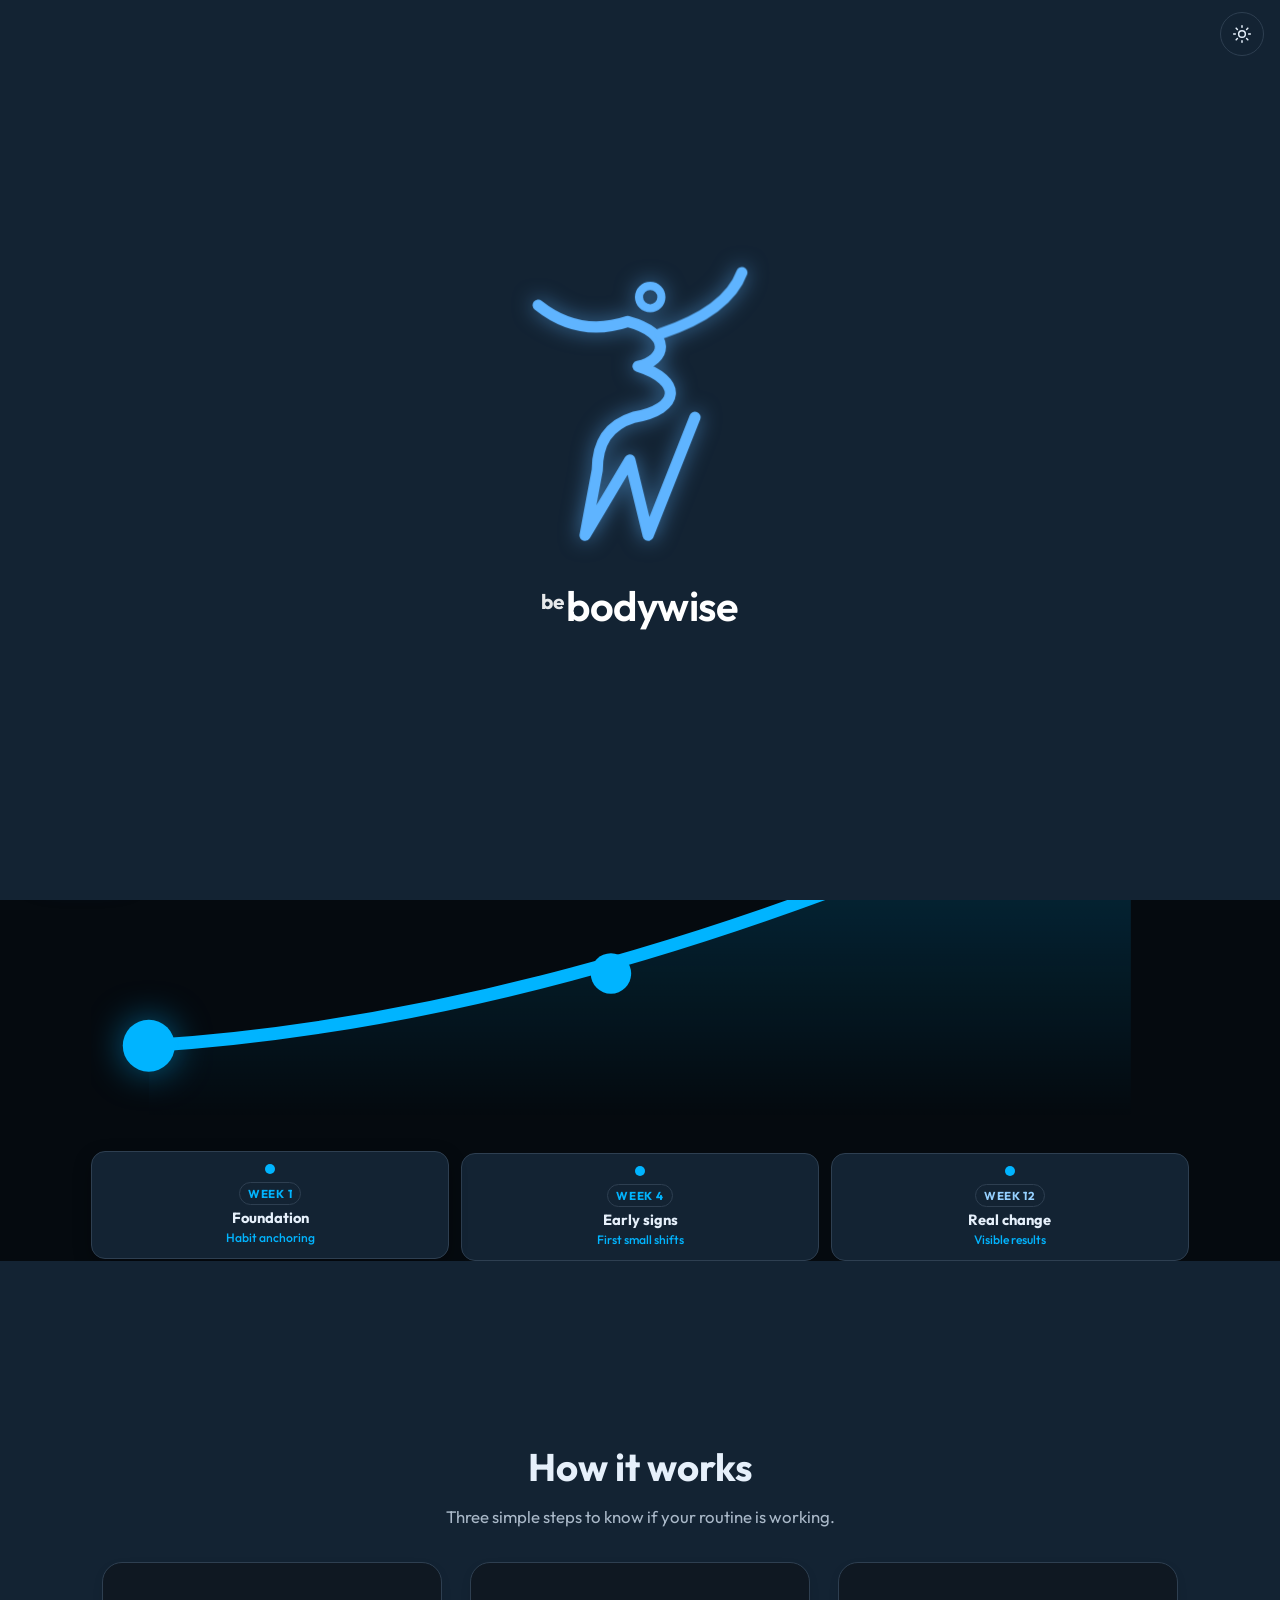
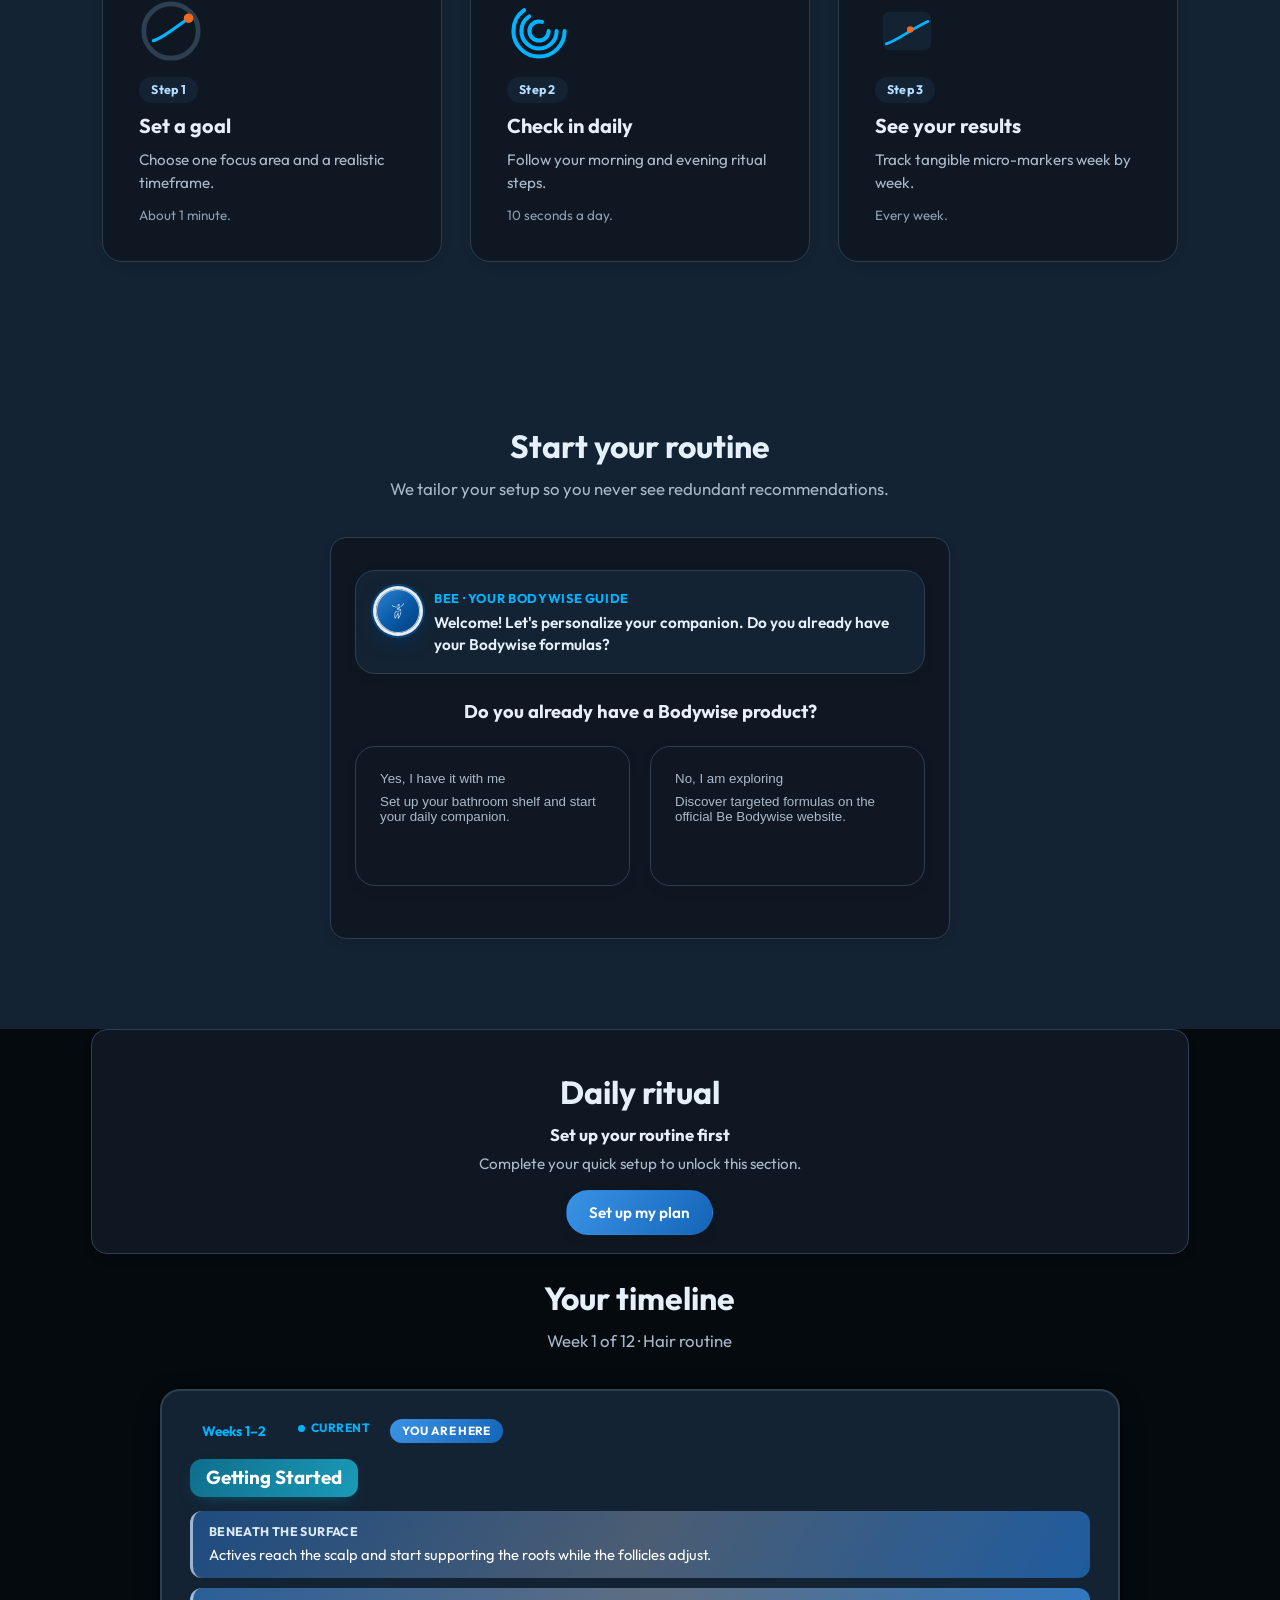
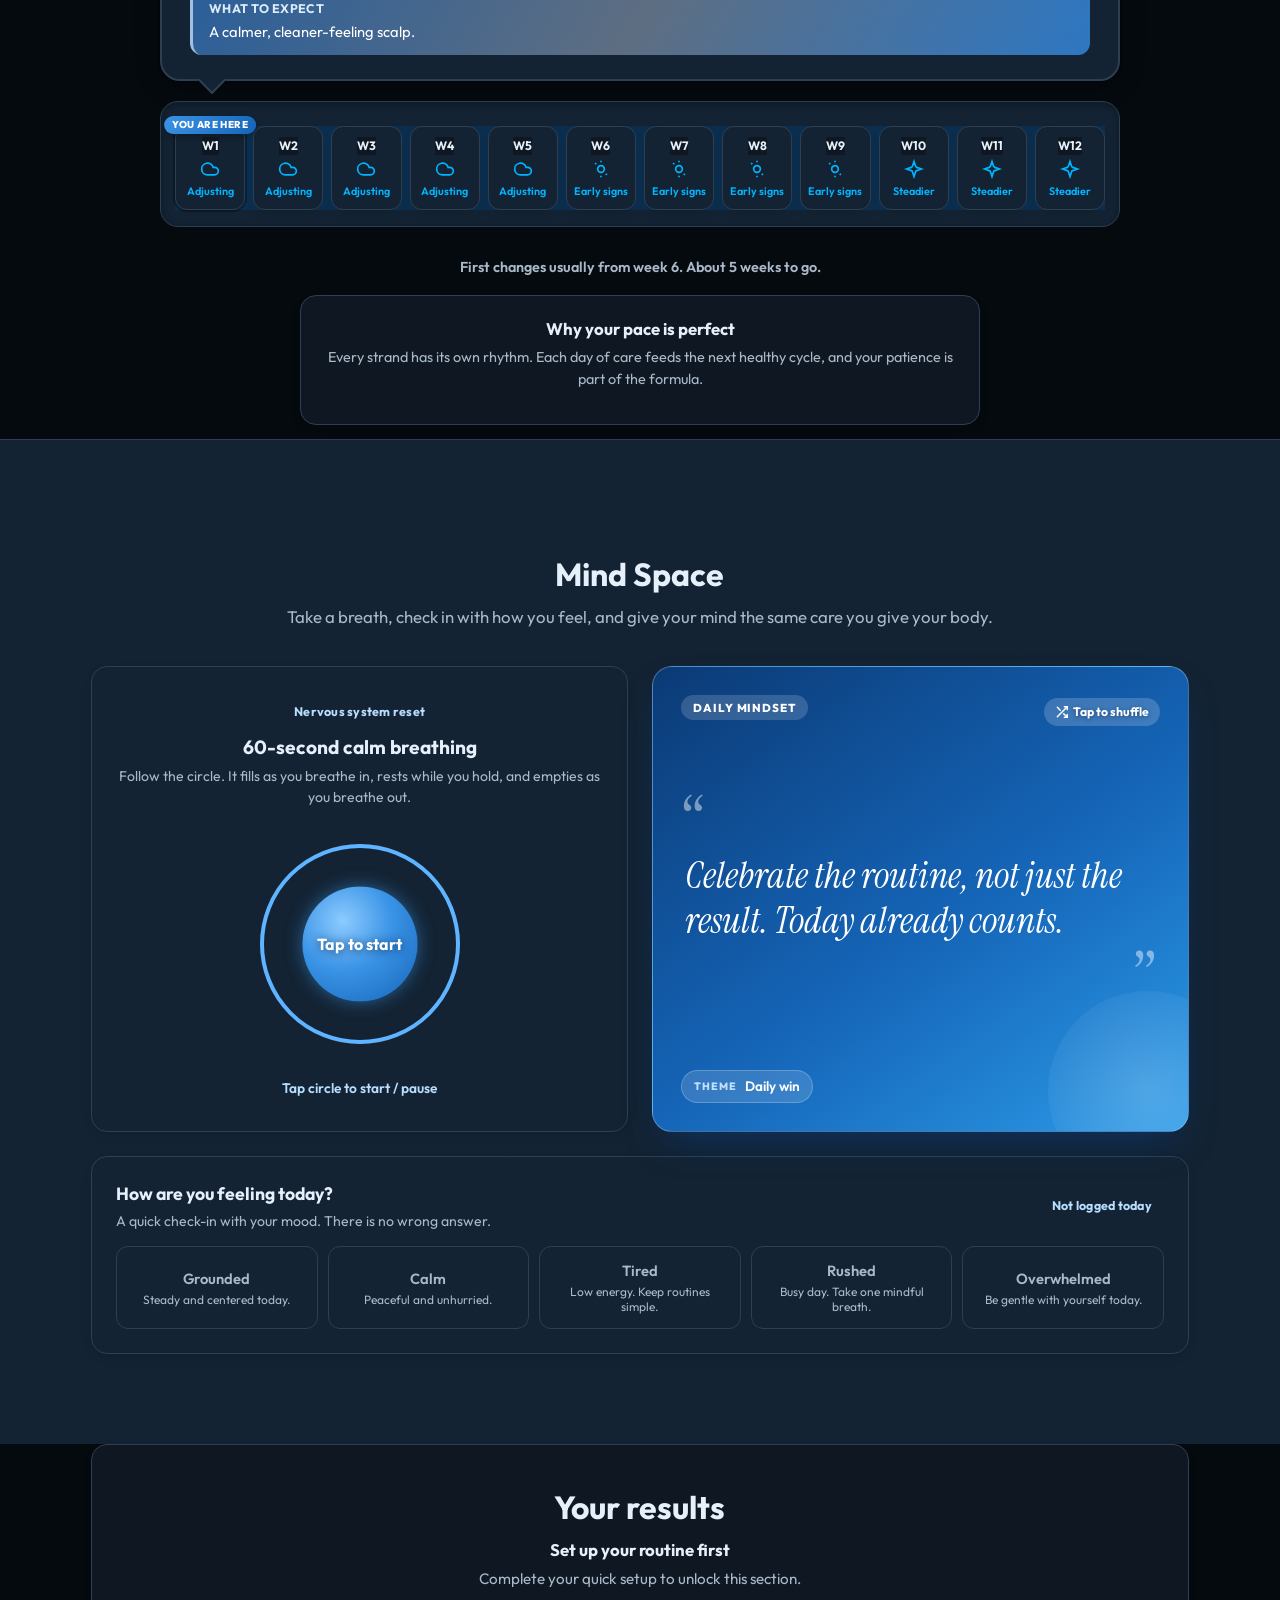
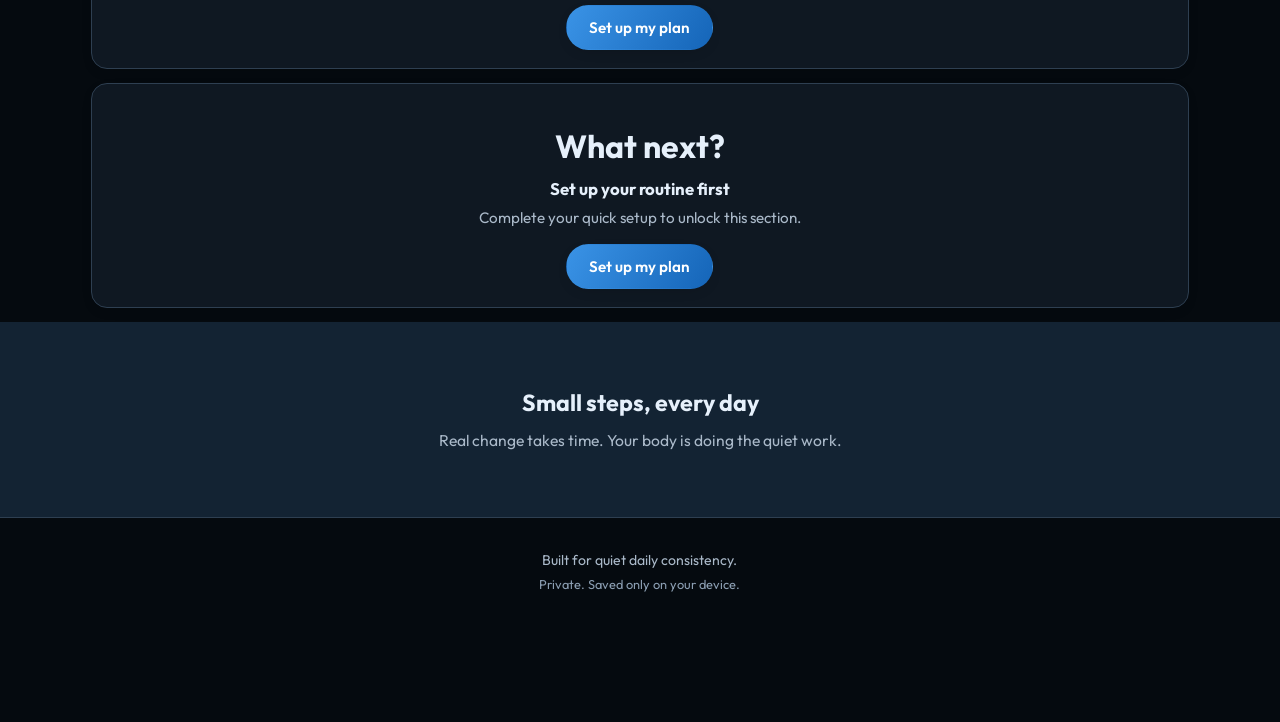
<file: index.html>
<!DOCTYPE html>
<html lang="en">
<head>
  <meta charset="UTF-8">
  <meta name="viewport" content="width=device-width, initial-scale=1.0">
  <meta name="description" content="Progress Companion — track your wellness routine, set honest expectations, and measure visible changes.">
  <meta property="og:title" content="Progress Companion">
  <meta property="og:description" content="Track your wellness routine, set honest expectations, and measure visible changes.">
  <meta name="theme-color" content="#2E9DFF">
  <meta name="mobile-web-app-capable" content="yes">
  <meta name="apple-mobile-web-app-status-bar-style" content="black-translucent">
  <link rel="icon" type="image/svg+xml" href="icon.svg">
  <link rel="manifest" href="manifest.webmanifest">
  <link rel="preconnect" href="https://fonts.googleapis.com">
  <link rel="preconnect" href="https://fonts.gstatic.com" crossorigin>
  <link href="https://fonts.googleapis.com/css2?family=Outfit:wght@300;400;500;600;700&family=Instrument+Serif:ital@0;1&display=swap" rel="stylesheet">
  <title>Progress Companion</title>
  <link rel="stylesheet" href="style.css?v=118">
  <link rel="stylesheet" href="obsidian.css?v=5">
  <link rel="stylesheet" href="fixes.css?v=7">
  <link rel="stylesheet" href="v7.css?v=2">
  <link rel="stylesheet" href="tour.css?v=5">
  <script src="obsidian.js?v=4"></script>
</head>
<body>
  <!-- BRAND INTRO & FULL-SCREEN BEE ONBOARDING TAKEOVER -->
  <div id="intro-stage" class="intro-stage playing" role="dialog" aria-modal="true" aria-label="Brand introduction">
    <div class="intro-letters" id="intro-letters" aria-hidden="true">
      <svg viewBox="0 0 70 100" class="intro-glyph" fill="none"><g stroke="currentColor" stroke-width="5" stroke-linecap="round" stroke-linejoin="round">
        <path id="intro-stroke-b" class="intro-draw-path" style="--dur:0.6s;--delay:0.5s" pathLength="1" d="M22 22 L14 86"/>
        <path class="intro-draw-path" style="--dur:1.0s;--delay:1.1s" pathLength="1" d="M6 26 Q38 8 50 22 Q56 38 26 50 Q60 52 58 72 Q50 92 12 84"/></g></svg>
      <svg viewBox="0 0 30 30" class="intro-plus" fill="none"><g stroke="currentColor" stroke-width="5" stroke-linecap="round">
        <path class="intro-draw-path" style="--dur:0.35s;--delay:2.2s" pathLength="1" d="M15 5 V25"/>
        <path class="intro-draw-path" style="--dur:0.35s;--delay:2.5s" pathLength="1" d="M5 15 H25"/></g></svg>
      <svg viewBox="0 0 70 100" class="intro-glyph" fill="none">
        <path id="intro-stroke-w" class="intro-draw-path" style="--dur:1.4s;--delay:2.9s" pathLength="1" stroke="currentColor" stroke-width="5" stroke-linecap="round" stroke-linejoin="round" d="M10 14 Q6 60 18 88 Q26 60 35 36 Q44 62 52 88 Q64 60 60 14"/></svg>
    </div>
    <div class="intro-canvas" id="intro-canvas">
      <svg id="intro-final-figure" class="intro-final-figure" viewBox="0 0 220 280" fill="none" aria-hidden="true"><g stroke="currentColor" stroke-width="11" stroke-linecap="round" stroke-linejoin="round">
        <path class="intro-draw-path" style="--dur:1.6s;--delay:5.1s" pathLength="1" d="M10 40 Q50 72 98 56 C142 68 136 94 108 100 C152 114 150 142 104 150 C78 158 68 176 68 202 L56 266 L100 192 L118 266 L164 150"/>
        <path class="intro-draw-path" style="--dur:0.8s;--delay:6.6s" pathLength="1" d="M130 68 Q196 46 210 8"/>
        <circle class="intro-draw-path" style="--dur:0.5s;--delay:7.2s" pathLength="1" cx="120" cy="32" r="11" stroke-width="8"/></g></svg>
      <div id="intro-wordmark" class="intro-wordmark"><span class="be-small">be</span>bodywise</div>
    </div>
    <!-- BEE Full-Screen Interactive Onboarding Takeover -->
    <div id="bee-onboarding-stage" class="bee-onboarding-stage" style="display:none;" aria-live="polite"></div>
  </div>

  <div id="app">
    <header id="app-header" role="banner"></header>
    <main id="app-content" role="main"></main>
    <nav id="tab-bar" role="navigation" aria-label="Main navigation">
      <a href="#today" data-scroll="today" class="active" role="tab">
        <svg class="tab-icon" aria-hidden="true" width="20" height="20" viewBox="0 0 24 24" fill="none" stroke="currentColor" stroke-width="2" stroke-linecap="round" stroke-linejoin="round">
          <path d="M22 11.08V12a10 10 0 1 1-5.93-9.14"/>
          <polyline points="22 4 12 14.01 9 11.01"/>
        </svg>
        <span>Daily Ritual</span>
      </a>
      <a href="#timeline" data-scroll="timeline" role="tab">
        <svg class="tab-icon" aria-hidden="true" width="20" height="20" viewBox="0 0 24 24" fill="none" stroke="currentColor" stroke-width="2" stroke-linecap="round" stroke-linejoin="round">
          <circle cx="12" cy="12" r="10"/>
          <polyline points="12 6 12 12 16 14"/>
        </svg>
        <span>Timeline</span>
      </a>
      <a href="#mind" data-scroll="mind" role="tab">
        <svg class="tab-icon" aria-hidden="true" width="20" height="20" viewBox="0 0 24 24" fill="none" stroke="currentColor" stroke-width="2" stroke-linecap="round" stroke-linejoin="round">
          <path d="M12 21a9 9 0 1 0 0-18 9 9 0 0 0 0 18z"/>
          <path d="M12 7v5l3 3"/>
        </svg>
        <span>Mind Space</span>
      </a>
      <a href="#results" data-scroll="results" role="tab">
        <svg class="tab-icon" aria-hidden="true" width="20" height="20" viewBox="0 0 24 24" fill="none" stroke="currentColor" stroke-width="2" stroke-linecap="round" stroke-linejoin="round">
          <path d="M3 3v18h18"/>
          <path d="m19 9-5 5-4-4-3 3"/>
        </svg>
        <span>Results</span>
      </a>
      <a href="#companion" data-scroll="companion" role="tab">
        <svg class="tab-icon" aria-hidden="true" width="20" height="20" viewBox="0 0 24 24" fill="none" stroke="currentColor" stroke-width="2" stroke-linecap="round" stroke-linejoin="round">
          <path d="M3 9l9-7 9 7v11a2 2 0 0 1-2 2H5a2 2 0 0 1-2-2z"/>
          <polyline points="9 22 9 12 15 12 15 22"/>
        </svg>
        <span>About</span>
      </a>
    </nav>
  </div>
  <button type="button" class="guide-floating-btn" id="guide-floating-btn" aria-label="Ask the Guide">
    <span class="guide-floating-icon">
      <svg width="18" height="18" viewBox="0 0 447 447" fill="currentColor" fill-rule="evenodd" aria-hidden="true">
        <path d="M 333 64 L 344 66 L 344 68 L 335 89 L 325 103 L 305 123 L 283 139 L 279 141 L 274 132 L 299 113 L 316 96 L 326 82 L 333 65 Z M 229 81 L 244 82 L 253 90 L 256 97 L 256 105 L 253 113 L 247 119 L 240 122 L 227 121 L 218 114 L 214 104 L 215 95 L 218 89 L 223 84 L 228 82 Z M 240 93 L 232 92 L 227 96 L 227 107 L 233 111 L 240 110 L 245 104 L 245 99 L 241 94 Z M 110 104 L 112 104 L 121 116 L 132 124 L 154 133 L 181 137 L 242 136 L 256 139 L 262 142 L 267 148 L 267 159 L 260 166 L 218 180 L 212 186 L 214 188 L 264 187 L 276 190 L 283 196 L 285 201 L 285 210 L 283 214 L 275 221 L 260 227 L 212 236 L 188 243 L 179 248 L 171 256 L 166 267 L 165 326 L 166 353 L 168 354 L 201 298 L 218 266 L 220 259 L 232 260 L 233 359 L 249 332 L 264 298 L 274 265 L 278 240 L 279 238 L 290 240 L 282 280 L 267 321 L 249 356 L 231 383 L 220 379 L 219 288 L 168 377 L 157 375 L 154 331 L 154 273 L 156 261 L 160 252 L 165 245 L 177 236 L 201 227 L 254 217 L 268 212 L 274 207 L 274 203 L 272 201 L 262 198 L 212 199 L 207 197 L 201 189 L 201 181 L 206 174 L 213 170 L 250 158 L 254 156 L 256 152 L 251 149 L 240 147 L 178 148 L 152 144 L 137 139 L 114 125 L 102 110 L 109 105 Z"/>
      </svg>
    </span>
    <span>Ask the Guide</span>
  </button>
  <script src="content.js?v=22"></script>
  <script src="bodymap.js?v=19"></script>
  <script src="app.js?v=31"></script>
  <script src="tour.js?v=6"></script>
  <script src="reveal.js?v=1"></script>
</body>
</html>
</file>
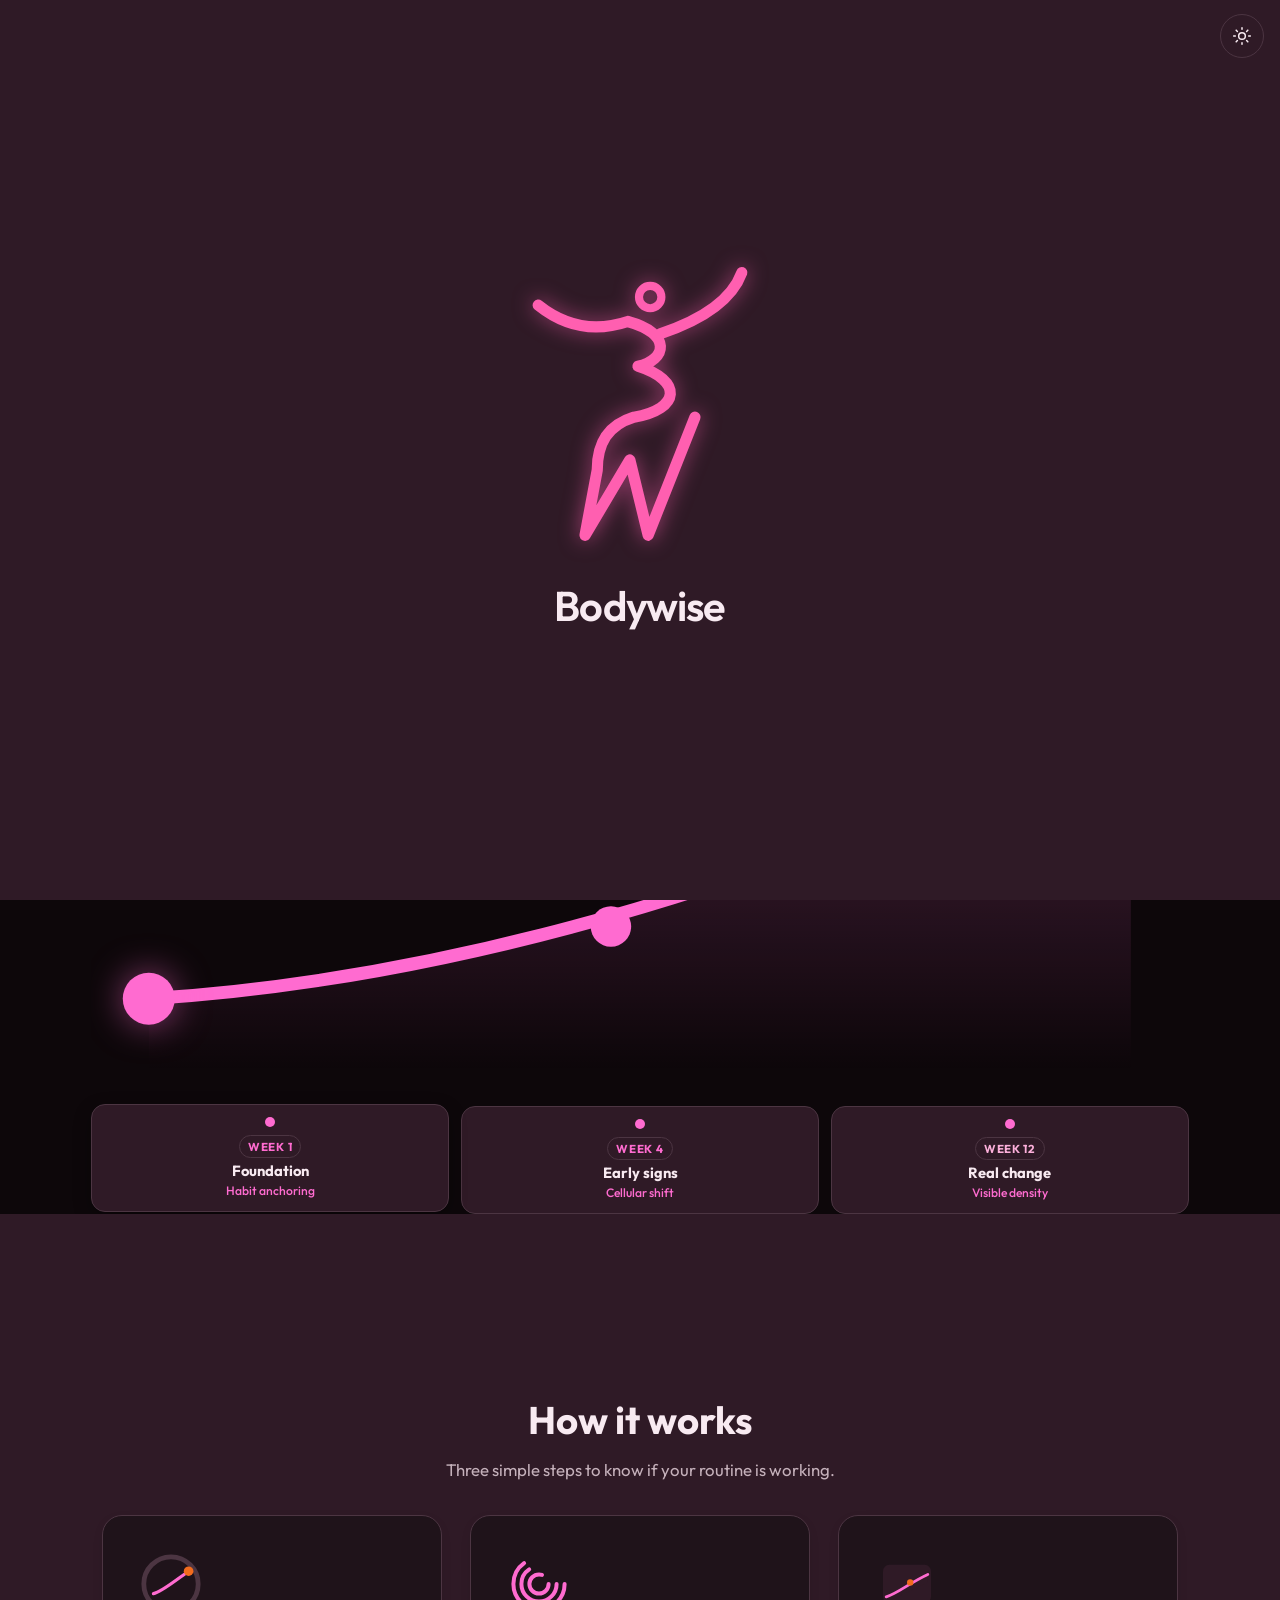
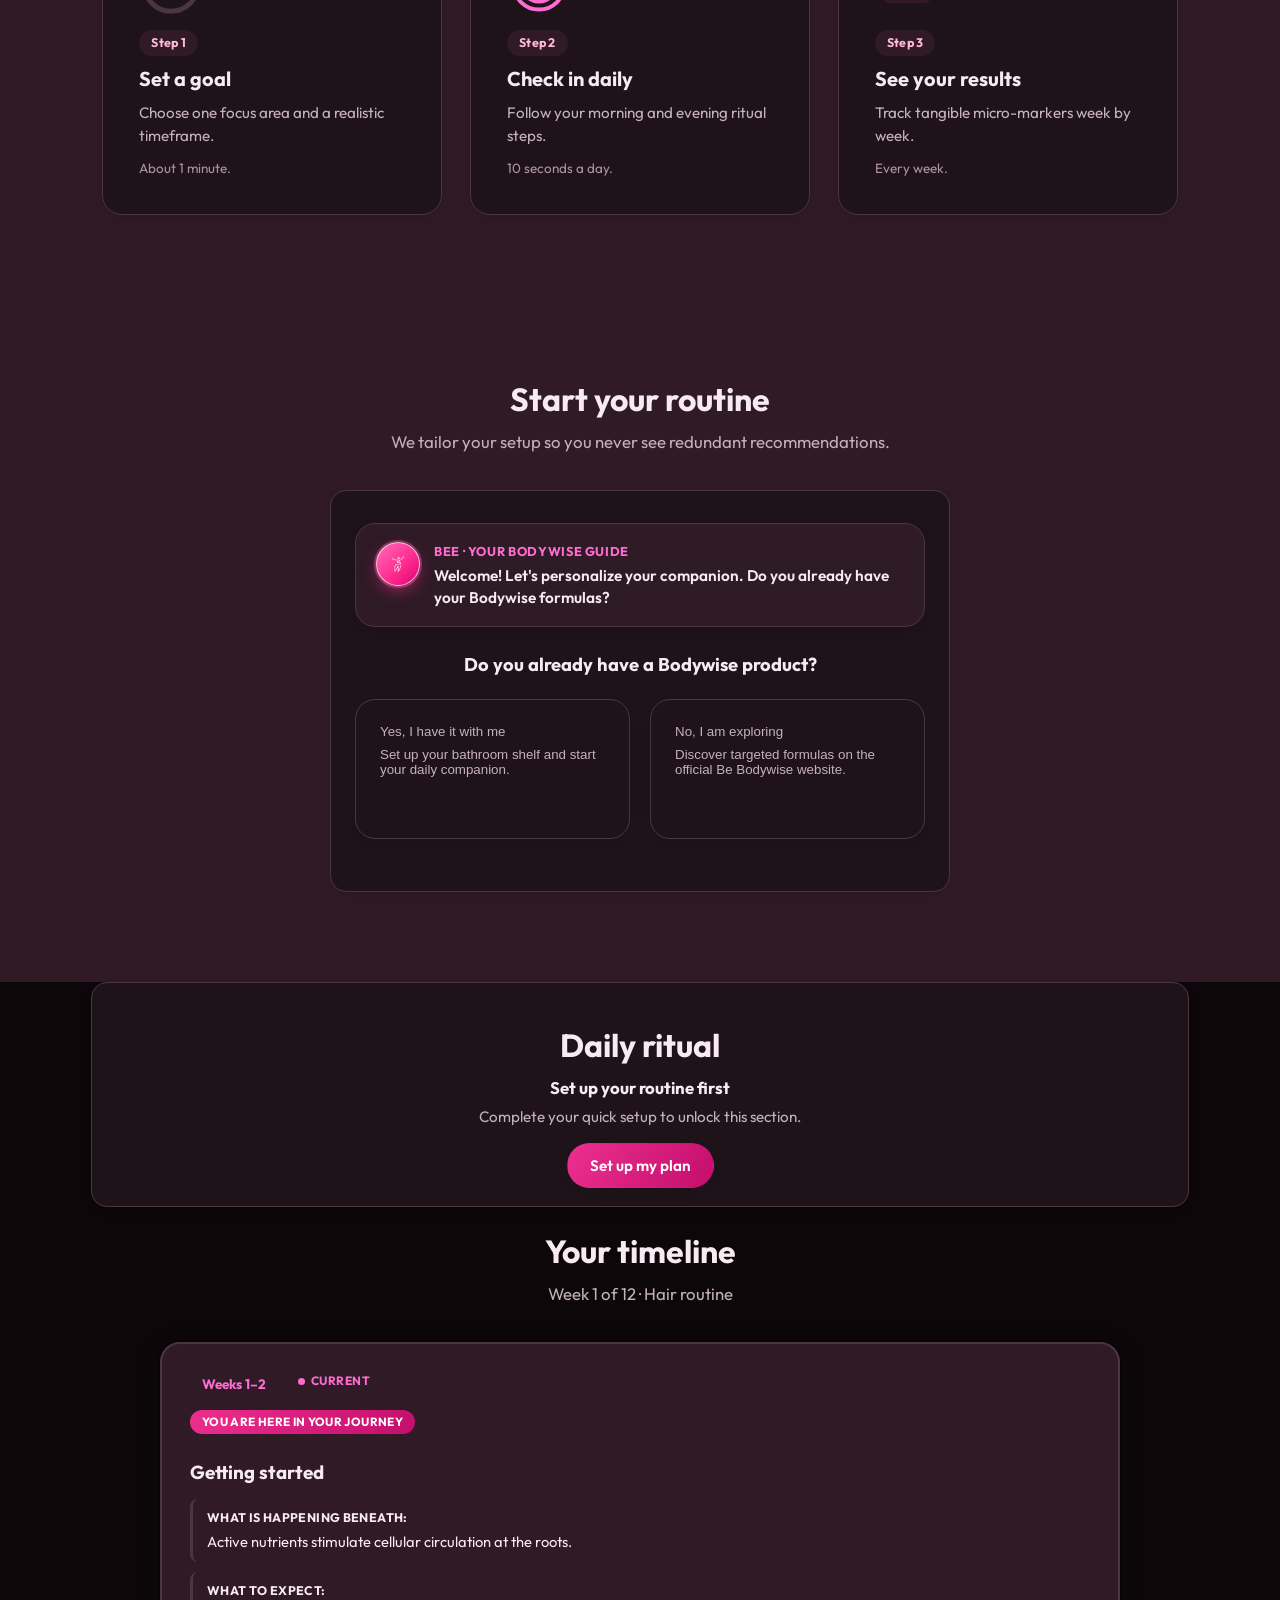
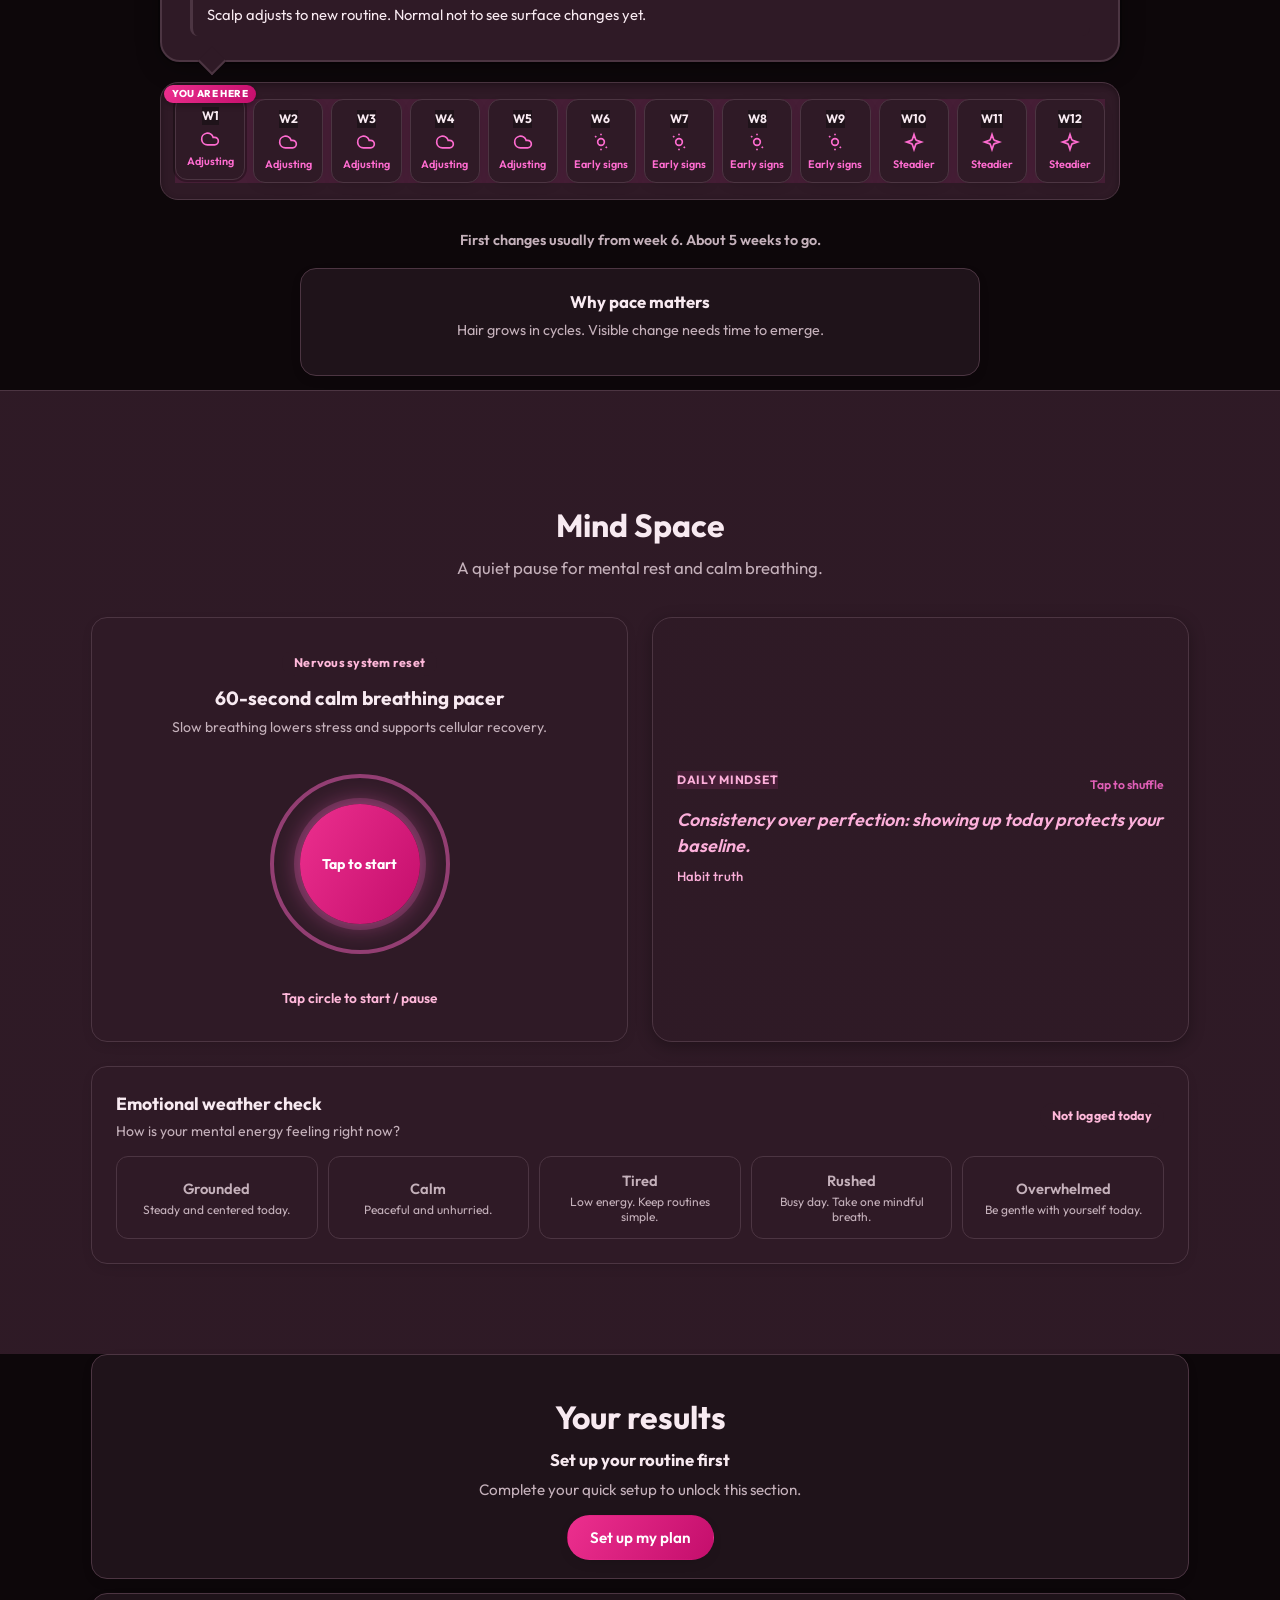
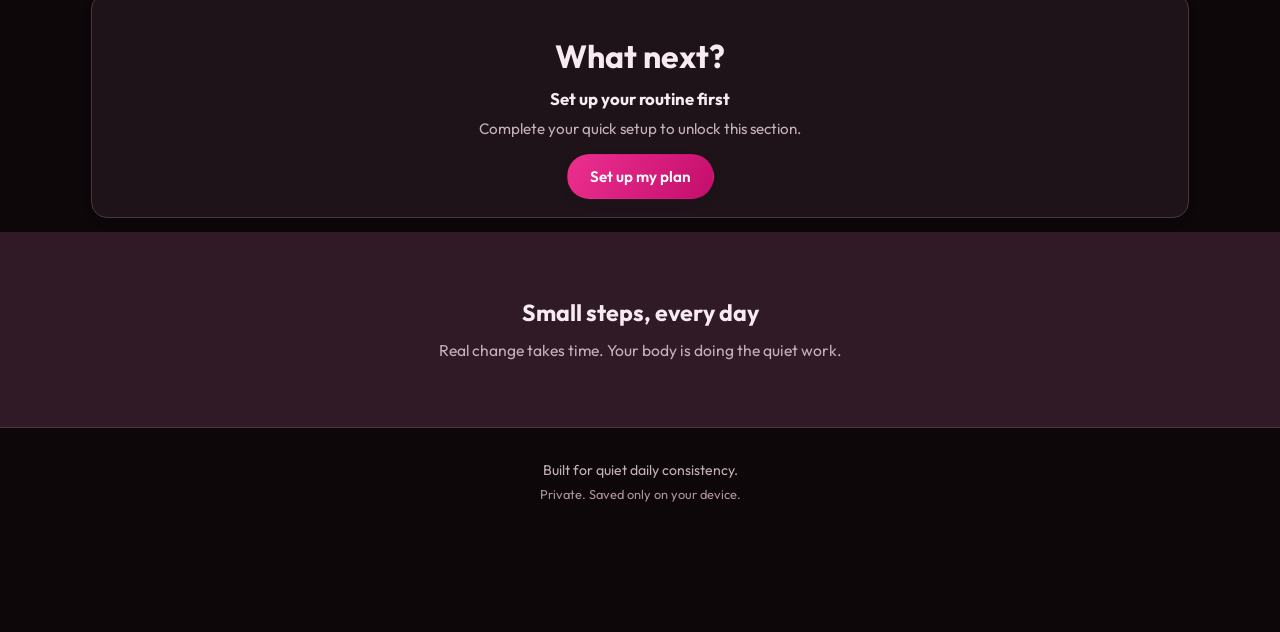
<file: public/companion/index.html>
<!DOCTYPE html>
<html lang="en">
<head>
  <meta charset="UTF-8">
  <meta name="viewport" content="width=device-width, initial-scale=1.0">
  <meta name="description" content="Progress Companion — track your wellness routine, set honest expectations, and measure visible changes.">
  <meta property="og:title" content="Progress Companion">
  <meta property="og:description" content="Track your wellness routine, set honest expectations, and measure visible changes.">
  <meta name="theme-color" content="#FF2E93">
  <meta name="mobile-web-app-capable" content="yes">
  <meta name="apple-mobile-web-app-status-bar-style" content="black-translucent">
  <link rel="icon" type="image/svg+xml" href="icon.svg">
  <link rel="manifest" href="manifest.webmanifest">
  <link rel="preconnect" href="https://fonts.googleapis.com">
  <link rel="preconnect" href="https://fonts.gstatic.com" crossorigin>
  <link href="https://fonts.googleapis.com/css2?family=Outfit:wght@300;400;500;600;700&family=Instrument+Serif:ital@0;1&display=swap" rel="stylesheet">
  <title>Progress Companion</title>
  <link rel="stylesheet" href="style.css?v=117">
  <link rel="stylesheet" href="obsidian.css?v=4">
  <link rel="stylesheet" href="fixes.css?v=1">
  <script src="obsidian.js?v=4"></script>
</head>
<body>
  <!-- BRAND INTRO & FULL-SCREEN BEE ONBOARDING TAKEOVER -->
  <div id="intro-stage" class="intro-stage playing" role="dialog" aria-modal="true" aria-label="Brand introduction">
    <div class="intro-letters" id="intro-letters" aria-hidden="true">
      <svg viewBox="0 0 70 100" class="intro-glyph" fill="none"><g stroke="currentColor" stroke-width="5" stroke-linecap="round" stroke-linejoin="round">
        <path id="intro-stroke-b" class="intro-draw-path" style="--dur:0.6s;--delay:0.5s" pathLength="1" d="M22 22 L14 86"/>
        <path class="intro-draw-path" style="--dur:1.0s;--delay:1.1s" pathLength="1" d="M6 26 Q38 8 50 22 Q56 38 26 50 Q60 52 58 72 Q50 92 12 84"/></g></svg>
      <svg viewBox="0 0 30 30" class="intro-plus" fill="none"><g stroke="currentColor" stroke-width="5" stroke-linecap="round">
        <path class="intro-draw-path" style="--dur:0.35s;--delay:2.2s" pathLength="1" d="M15 5 V25"/>
        <path class="intro-draw-path" style="--dur:0.35s;--delay:2.5s" pathLength="1" d="M5 15 H25"/></g></svg>
      <svg viewBox="0 0 70 100" class="intro-glyph" fill="none">
        <path id="intro-stroke-w" class="intro-draw-path" style="--dur:1.4s;--delay:2.9s" pathLength="1" stroke="currentColor" stroke-width="5" stroke-linecap="round" stroke-linejoin="round" d="M10 14 Q6 60 18 88 Q26 60 35 36 Q44 62 52 88 Q64 60 60 14"/></svg>
    </div>
    <div class="intro-canvas" id="intro-canvas">
      <svg id="intro-final-figure" class="intro-final-figure" viewBox="0 0 220 280" fill="none" aria-hidden="true"><g stroke="currentColor" stroke-width="11" stroke-linecap="round" stroke-linejoin="round">
        <path class="intro-draw-path" style="--dur:1.6s;--delay:5.1s" pathLength="1" d="M10 40 Q50 72 98 56 C142 68 136 94 108 100 C152 114 150 142 104 150 C78 158 68 176 68 202 L56 266 L100 192 L118 266 L164 150"/>
        <path class="intro-draw-path" style="--dur:0.8s;--delay:6.6s" pathLength="1" d="M210 8 Q196 46 130 68"/>
        <circle class="intro-draw-path" style="--dur:0.5s;--delay:7.2s" pathLength="1" cx="120" cy="32" r="11" stroke-width="8"/></g></svg>
      <div id="intro-wordmark" class="intro-wordmark">Bodywise</div>
    </div>
    <!-- BEE Full-Screen Interactive Onboarding Takeover -->
    <div id="bee-onboarding-stage" class="bee-onboarding-stage" style="display:none;" aria-live="polite"></div>
  </div>

  <div id="app">
    <header id="app-header" role="banner"></header>
    <main id="app-content" role="main"></main>
    <nav id="tab-bar" role="navigation" aria-label="Main navigation">
      <a href="#companion" data-scroll="companion" class="active" role="tab">
        <svg class="tab-icon" aria-hidden="true" width="20" height="20" viewBox="0 0 24 24" fill="none" stroke="currentColor" stroke-width="2" stroke-linecap="round" stroke-linejoin="round">
          <path d="M3 9l9-7 9 7v11a2 2 0 0 1-2 2H5a2 2 0 0 1-2-2z"/>
          <polyline points="9 22 9 12 15 12 15 22"/>
        </svg>
        <span>Overview</span>
      </a>
      <a href="#today" data-scroll="today" role="tab">
        <svg class="tab-icon" aria-hidden="true" width="20" height="20" viewBox="0 0 24 24" fill="none" stroke="currentColor" stroke-width="2" stroke-linecap="round" stroke-linejoin="round">
          <path d="M22 11.08V12a10 10 0 1 1-5.93-9.14"/>
          <polyline points="22 4 12 14.01 9 11.01"/>
        </svg>
        <span>Daily Ritual</span>
      </a>
      <a href="#timeline" data-scroll="timeline" role="tab">
        <svg class="tab-icon" aria-hidden="true" width="20" height="20" viewBox="0 0 24 24" fill="none" stroke="currentColor" stroke-width="2" stroke-linecap="round" stroke-linejoin="round">
          <circle cx="12" cy="12" r="10"/>
          <polyline points="12 6 12 12 16 14"/>
        </svg>
        <span>Timeline</span>
      </a>
      <a href="#mind" data-scroll="mind" role="tab">
        <svg class="tab-icon" aria-hidden="true" width="20" height="20" viewBox="0 0 24 24" fill="none" stroke="currentColor" stroke-width="2" stroke-linecap="round" stroke-linejoin="round">
          <path d="M12 21a9 9 0 1 0 0-18 9 9 0 0 0 0 18z"/>
          <path d="M12 7v5l3 3"/>
        </svg>
        <span>Mind Space</span>
      </a>
      <a href="#results" data-scroll="results" role="tab">
        <svg class="tab-icon" aria-hidden="true" width="20" height="20" viewBox="0 0 24 24" fill="none" stroke="currentColor" stroke-width="2" stroke-linecap="round" stroke-linejoin="round">
          <path d="M3 3v18h18"/>
          <path d="m19 9-5 5-4-4-3 3"/>
        </svg>
        <span>Results</span>
      </a>
    </nav>
  </div>
  <button type="button" class="guide-floating-btn" id="guide-floating-btn" aria-label="Ask the Guide">
    <span class="guide-floating-icon">
      <svg width="18" height="18" viewBox="0 0 447 447" fill="currentColor" fill-rule="evenodd" aria-hidden="true">
        <path d="M 333 64 L 344 66 L 344 68 L 335 89 L 325 103 L 305 123 L 283 139 L 279 141 L 274 132 L 299 113 L 316 96 L 326 82 L 333 65 Z M 229 81 L 244 82 L 253 90 L 256 97 L 256 105 L 253 113 L 247 119 L 240 122 L 227 121 L 218 114 L 214 104 L 215 95 L 218 89 L 223 84 L 228 82 Z M 240 93 L 232 92 L 227 96 L 227 107 L 233 111 L 240 110 L 245 104 L 245 99 L 241 94 Z M 110 104 L 112 104 L 121 116 L 132 124 L 154 133 L 181 137 L 242 136 L 256 139 L 262 142 L 267 148 L 267 159 L 260 166 L 218 180 L 212 186 L 214 188 L 264 187 L 276 190 L 283 196 L 285 201 L 285 210 L 283 214 L 275 221 L 260 227 L 212 236 L 188 243 L 179 248 L 171 256 L 166 267 L 165 326 L 166 353 L 168 354 L 201 298 L 218 266 L 220 259 L 232 260 L 233 359 L 249 332 L 264 298 L 274 265 L 278 240 L 279 238 L 290 240 L 282 280 L 267 321 L 249 356 L 231 383 L 220 379 L 219 288 L 168 377 L 157 375 L 154 331 L 154 273 L 156 261 L 160 252 L 165 245 L 177 236 L 201 227 L 254 217 L 268 212 L 274 207 L 274 203 L 272 201 L 262 198 L 212 199 L 207 197 L 201 189 L 201 181 L 206 174 L 213 170 L 250 158 L 254 156 L 256 152 L 251 149 L 240 147 L 178 148 L 152 144 L 137 139 L 114 125 L 102 110 L 109 105 Z"/>
      </svg>
    </span>
    <span>Ask the Guide</span>
  </button>
  <script src="content.js?v=16"></script>
  <script src="bodymap.js?v=17"></script>
  <script src="app.js?v=19"></script>
</body>
</html>
</file>
<file: style.css>
/* ============================================================
   style.css — Progress Companion
   Responsive desktop layout, scroll-driven sections,
   and wellness theme with custom CSS variables.
   ============================================================ */

:root {
  /* Colors */
  --primary-blue: var(--ob-pink);
  --deep-navy: var(--ob-head);
  --pale-blue: var(--ob-glass-hi);
  --warm-cream: #FDEBD7;
  --text-main: var(--ob-head);
  --text-secondary: var(--ob-label);
  --surface-white: #FFFFFF;
  --surface-subtle: var(--ob-glass-hi);
  --accent-orange: #F59E0B;

  /* Tag colors */
  --tag-yellow-bg: #FEF3C7;
  --tag-yellow-text: #FBBF77;
  --tag-lavender-bg: var(--ob-glass-hi);
  --tag-lavender-text: var(--ob-pink);

  /* Verdict colors */
  --verdict-early-bg: #FFFBEB;
  --verdict-early-border: #F59E0B;
  --verdict-early-text: #FBBF77;

  --verdict-ontrack-bg: #ECFDF5;
  --verdict-ontrack-border: var(--ob-pink);
  --verdict-ontrack-text: var(--ob-soft);

  --verdict-consistency-bg: var(--ob-glass-hi);
  --verdict-consistency-border: var(--ob-pink);
  --verdict-consistency-text: var(--ob-soft);

  --verdict-closer-bg: #FFF7ED;
  --verdict-closer-border: #F97316;
  --verdict-closer-text: #9A3412;

  --danger-bg: #F2F8FE;
  --danger-border: #71BBFB;
  --danger-text: #1B5E99;

  /* Layout tokens */
  --content-max:1200px;
  --gutter:clamp(16px, 4vw, 64px);
  --section-pad:clamp(56px, 10vh, 128px);

  /* Borders & radii */
  --border-light: rgba(255,255,255,0.08);
  --radius-card:16px;
  --radius-pill:999px;
  --radius-sm:8px;
  --radius-md:12px;
  --radius-lg:20px;

  /* Shadows */
  --shadow-card: 0 2px 10px rgba(0,0,0,0.24);
  --shadow-md: 0 6px 24px rgba(0,0,0,0.32);
  --shadow-lg: 0 16px 48px rgba(0,0,0,0.48);

  /* Motion tokens */
  --ease-out:cubic-bezier(0.16, 1, 0.3, 1);
  --ease-in-out:cubic-bezier(0.65, 0, 0.35, 1);
  --dur-fast:200ms;
  --dur-base:400ms;
  --dur-slow:700ms;

  /* Typography */
  --font-family:'Outfit', -apple-system, BlinkMacSystemFont, 'Segoe UI', Roboto, Helvetica, Arial, sans-serif;
}

/* ---- Reset & base ---- */
*, *::before, *::after {
  box-sizing:border-box;
  margin:0;
  padding:0;
}

html {
  font-size:16px;
  -webkit-text-size-adjust:100%;
  scroll-behavior:smooth;
}

body {
  font-family:var(--font-family);
  font-size:1rem;
  line-height:1.5;
  color:var(--text-main);
  background:var(--surface-subtle);
  min-width:320px;
  overflow-x:hidden;
}

/* ---- Full window desktop app shell ---- */
#app {
  display:flex;
  flex-direction:column;
  min-height:100vh;
  width:100%;
  margin:0;
  background:transparent;
  position:relative;
}

.container {
  width:100%;
  max-width:var(--content-max);
  margin-left:auto;
  margin-right:auto;
  padding-left:var(--gutter);
  padding-right:var(--gutter);
}

/* ---- Sticky Top Navigation Bar ---- */
#app-header {
  position:sticky;
  top:0;
  z-index:100;
  background:color-mix(in srgb, var(--ob-glass) 72%, transparent);
  backdrop-filter:blur(12px);
  -webkit-backdrop-filter:blur(12px);
  border-bottom:1px solid var(--border-light);
  height:64px;
  display:flex;
  align-items:center;
  transition:background var(--dur-fast) ease, border-color var(--dur-fast) ease;
}

.header-inner {
  width:100%;
  max-width:var(--content-max);
  margin:0 auto;
  padding:0 var(--gutter);
  display:flex;
  align-items:center;
  justify-content:space-between;
  gap:16px;
}

.header-wordmark {
  display:inline-flex;
  align-items:center;
  gap:8px;
  text-decoration:none;
  font-weight:800;
  font-size:1.15rem;
  color:var(--deep-navy);
  letter-spacing:-0.01em;
  white-space:nowrap;
}

.header-wordmark-badge {
  font-size:0.72rem;
  background:var(--pale-blue);
  color:var(--primary-blue);
  padding:2px 8px;
  border-radius:var(--radius-pill);
  font-weight:600;
}

.header-nav {
  display:flex;
  align-items:center;
  gap:20px;
}

.header-nav-link {
  text-decoration:none;
  color:var(--text-secondary);
  font-size:0.92rem;
  font-weight:500;
  padding:8px 4px;
  position:relative;
  transition:color var(--dur-fast) ease;
  white-space:nowrap;
}

.header-nav-link:hover {
  color:var(--deep-navy);
}

.header-nav-link.active {
  color:var(--primary-blue);
  font-weight:600;
}

.header-nav-link.active::after {
  content:'';
  position:absolute;
  bottom:-6px;
  left:0;
  right:0;
  height:2px;
  background:var(--primary-blue);
  border-radius:2px;
}

.header-actions {
  display:flex;
  align-items:center;
  gap:12px;
}

.header-menu-btn {
  background:none;
  border:1px solid var(--border-light);
  border-radius:var(--radius-pill);
  padding:8px 12px;
  font-size:0.88rem;
  font-weight:600;
  color:var(--deep-navy);
  cursor:pointer;
  display:inline-flex;
  align-items:center;
  gap:6px;
  min-height:40px;
  transition:background var(--dur-fast) ease;
}

.header-menu-btn:hover {
  background:var(--surface-subtle);
}

/* ---- App Layout & Left Mini Rail ---- */
#app-layout {
  display:flex;
  width:100%;
  position:relative;
  flex:1;
}

#desktop-rail {
  width:220px;
  flex-shrink:0;
  position:sticky;
  top:80px;
  height:calc(100vh - 100px);
  padding:32px 16px 32px var(--gutter);
  display:none;
}

.rail-list {
  list-style:none;
  display:flex;
  flex-direction:column;
  gap:8px;
}

.rail-item {
  display:flex;
  align-items:center;
  gap:10px;
  font-size:0.88rem;
  color:var(--text-secondary);
  text-decoration:none;
  padding:8px 12px;
  border-radius:var(--radius-sm);
  transition:background var(--dur-fast) ease, color var(--dur-fast) ease;
  font-weight:500;
}

.rail-item:hover {
  color:var(--deep-navy);
  background:color-mix(in srgb, var(--ob-pink) 5%, transparent);
}

.rail-item.active {
  color:var(--primary-blue);
  font-weight:600;
  background:var(--pale-blue);
}

.rail-dot {
  width:18px;
  height:18px;
  border-radius:50%;
  border:2px solid var(--border-light);
  display:flex;
  align-items:center;
  justify-content:center;
  flex-shrink:0;
  font-size:10px;
}

.rail-item.done .rail-dot {
  border-color:var(--primary-blue);
  background:var(--primary-blue);
  color:#fff;
}

.rail-item.active .rail-dot {
  border-color:var(--primary-blue);
}

@media (min-width: 1280px) {
  body.has-profile #desktop-rail {
    display:block;
  }
}

/* ---- Main Content & Page Sections ---- */
#app-content {
  flex:1;
  width:100%;
  min-width:0;
  padding-bottom:96px;
}

.page-section {
  width:100%;
  position:relative;
}

/* ---- Mobile Tab Bar (< 768px) ---- */
#tab-bar {
  display:none;
}

@media (max-width: 767px) {
  #tab-bar {
    position:fixed;
    bottom:0;
    left:0;
    right:0;
    width:100%;
    display:flex;
    background:color-mix(in srgb, var(--ob-glass) 72%, transparent);
    backdrop-filter:blur(12px);
    -webkit-backdrop-filter:blur(12px);
    border-top:1px solid var(--border-light);
    z-index:100;
    padding-bottom:env(safe-area-inset-bottom, 0);
  }

  #tab-bar a {
    flex:1;
    text-align:center;
    padding:8px 4px;
    text-decoration:none;
    color:var(--text-secondary);
    font-size:0.72rem;
    font-weight:500;
    min-height:52px;
    display:flex;
    flex-direction:column;
    align-items:center;
    justify-content:center;
    gap:3px;
    transition:color 0.15s ease;
  }

  #tab-bar a svg.tab-icon {
    width:20px;
    height:20px;
    stroke:var(--text-secondary);
    transition:stroke 0.15s ease;
  }

  #tab-bar a span {
    white-space:nowrap;
  }

  #tab-bar a.active {
    color:var(--primary-blue);
    font-weight:600;
  }

  #tab-bar a.active svg.tab-icon {
    stroke:var(--primary-blue);
  }
}

@media (min-width: 768px) {
  #tab-bar {
    display:none !important;
  }
}

@media (max-width: 1023px) {
  .header-nav {
    display:none;
  }
}

/* ---- Cards ---- */
.card {
  background:var(--surface-rgba(255,255,255,0.04));
  border:1px solid var(--border-light);
  border-radius:var(--radius-card);
  padding:18px;
  margin-bottom:14px;
  box-shadow:var(--shadow-card);
}

.card-title {
  font-size:1.05rem;
  font-weight:700;
  color:var(--deep-navy);
  margin-bottom:6px;
}

.card-text {
  font-size:0.95rem;
  color:var(--text-secondary);
  margin-bottom:14px;
}

/* ---- Buttons ---- */
.btn {
  display:inline-flex;
  align-items:center;
  justify-content:center;
  padding:12px 22px;
  border:1.5px solid var(--border-light);
  border-radius:var(--radius-pill);
  font-size:0.95rem;
  font-weight:600;
  font-family:inherit;
  cursor:pointer;
  text-decoration:none;
  min-height:44px;
  min-width:44px;
  background:var(--surface-rgba(255,255,255,0.04));
  color:var(--deep-navy);
  text-align:center;
  line-height:1.25;
  transition:background 0.15s ease, border-color 0.15s ease;
}

.btn:focus-visible {
  outline:2px solid var(--primary-blue);
  outline-offset:2px;
}

.btn-primary {
  background:var(--primary-blue);
  color:#fff;
  border-color:var(--primary-blue);
}

.btn-primary:hover {
  background:var(--ob-tint);
  border-color:var(--ob-pink);
}

.btn-full {
  width:100%;
}

.btn-sm {
  padding:8px 16px;
  font-size:0.85rem;
}

.btn-link {
  background:none;
  border:none;
  color:var(--primary-blue);
  text-decoration:underline;
  padding:8px;
  cursor:pointer;
  font-size:0.9rem;
  font-weight:500;
  font-family:inherit;
  min-height:44px;
}

/* ---- Forms ---- */
label {
  display:block;
  font-size:0.9rem;
  font-weight:600;
  color:var(--deep-navy);
  margin-bottom:6px;
}

input[type="text"],
input[type="number"],
input[type="date"],
textarea,
select {
  width:100%;
  padding:10px 14px;
  border:1px solid var(--border-light);
  border-radius:var(--radius-sm);
  font-size:0.95rem;
  font-family:inherit;
  color:var(--text-main);
  min-height:44px;
  background:rgba(255,255,255,0.04);
}

input:focus, textarea:focus, select:focus {
  outline:2px solid var(--primary-blue);
  outline-offset:-1px;
  border-color:var(--primary-blue);
}

textarea {
  resize:vertical;
  min-height:60px;
}

.field {
  margin-bottom:16px;
}

.field-error {
  color:var(--danger-text);
  font-size:0.8rem;
  margin-top:4px;
}

/* ---- Chips ---- */
.chip-group {
  display:flex;
  flex-wrap:wrap;
  gap:8px;
  margin-bottom:14px;
}

.chip {
  display:inline-flex;
  align-items:center;
  padding:8px 16px;
  border:1.5px solid var(--border-light);
  border-radius:var(--radius-pill);
  font-size:0.9rem;
  font-family:inherit;
  cursor:pointer;
  min-height:44px;
  background:var(--surface-rgba(255,255,255,0.04));
  color:var(--text-main);
  transition:all 0.15s ease;
  user-select:none;
}

.chip:hover {
  background:var(--pale-blue);
  border-color:rgba(255,255,255,0.12);
}

.chip.selected {
  background:var(--primary-blue);
  color:#fff;
  border-color:var(--primary-blue);
  font-weight:600;
}

.chip:focus-visible {
  outline:2px solid var(--primary-blue);
  outline-offset:2px;
}

/* ---- Rating ---- */
.rating-group {
  display:flex;
  gap:8px;
  margin-bottom:8px;
}

.rating-btn {
  width:44px;
  height:44px;
  border:1px solid var(--border-light);
  border-radius:var(--radius-sm);
  background:rgba(255,255,255,0.04);
  font-size:1rem;
  font-family:inherit;
  cursor:pointer;
  display:flex;
  align-items:center;
  justify-content:center;
  font-weight:600;
  color:var(--text-main);
  transition:all 0.15s ease;
}

.rating-btn:hover {
  border-color:var(--primary-blue);
}

.rating-btn.selected {
  background:var(--primary-blue);
  color:#fff;
  border-color:var(--primary-blue);
}

.rating-btn:focus-visible {
  outline:2px solid var(--primary-blue);
  outline-offset:2px;
}

.rating-labels {
  display:flex;
  justify-content:space-between;
  font-size:0.8rem;
  color:var(--text-secondary);
  margin-bottom:12px;
}

/* ---- Progress dots ---- */
.progress-dots {
  display:flex;
  gap:8px;
  justify-content:center;
  margin-bottom:18px;
}

.progress-dot {
  width:8px;
  height:8px;
  border-radius:var(--radius-pill);
  background:rgba(255,255,255,0.06);
  transition:all 0.2s ease;
}

.progress-dot.active {
  background:var(--primary-blue);
  width:20px;
}

.progress-dot.done {
  background:var(--ob-glass-hi);
}

/* ---- Journey strip ---- */
.journey-strip {
  display:flex;
  gap:6px;
  overflow-x:auto;
  padding:8px 0;
  margin-bottom:16px;
}

.journey-step {
  flex:1;
  min-width:68px;
  text-align:center;
  padding:8px 6px;
  border-radius:var(--radius-pill);
  font-size:0.75rem;
  text-decoration:none;
  color:var(--text-secondary);
  border:1px solid var(--border-light);
  background:rgba(255,255,255,0.04);
  min-height:44px;
  display:flex;
  align-items:center;
  justify-content:center;
  font-weight:500;
  transition:all 0.15s ease;
}

.journey-step.current {
  border-color:var(--primary-blue);
  color:var(--primary-blue);
  background:var(--pale-blue);
  font-weight:700;
}

.journey-step.done {
  color:var(--text-main);
  background:rgba(255,255,255,0.04);
}

/* ---- Milestone timeline ---- */
.timeline {
  margin:16px 0;
}

.timeline-item {
  position:relative;
  padding:12px 16px 12px 32px;
  border-left:2px solid var(--border-light);
  margin-left:8px;
  cursor:pointer;
  min-height:44px;
}

.timeline-item::before {
  content:"";
  position:absolute;
  left:-7px;
  top:16px;
  width:12px;
  height:12px;
  border-radius:50%;
  background:rgba(255,255,255,0.06);
  border:2px solid rgba(255,255,255,0.12);
}

.timeline-item.done {
  border-left-color:var(--primary-blue);
}

.timeline-item.done::before {
  background:var(--primary-blue);
}

.timeline-item.current {
  border-left-color:var(--deep-navy);
}

.timeline-item.current::before {
  background:var(--deep-navy);
}

.timeline-item .timeline-title {
  font-weight:700;
  font-size:0.95rem;
  color:var(--deep-navy);
  margin-bottom:2px;
}

.timeline-item .timeline-tag {
  display:inline-block;
  font-size:0.75rem;
  background:var(--pale-blue);
  color:var(--primary-blue);
  padding:2px 8px;
  border-radius:var(--radius-pill);
  margin-bottom:4px;
  font-weight:600;
}

.timeline-item .timeline-text {
  font-size:0.9rem;
  color:var(--text-secondary);
  display:none;
  margin-top:4px;
}

.timeline-item.expanded .timeline-text {
  display:block;
}

.timeline-item.current .timeline-text {
  display:block;
}

.timeline-item .timeline-range {
  font-size:0.75rem;
  color:var(--text-secondary);
}

/* ---- Dot grids ---- */
.dot-row {
  display:flex;
  gap:6px;
  align-items:center;
  margin-bottom:8px;
}

.dot-row-label {
  font-size:0.75rem;
  color:var(--text-secondary);
  min-width:48px;
}

.dot {
  width:30px;
  height:30px;
  border-radius:50%;
  border:1px solid var(--border-light);
  background:rgba(255,255,255,0.04);
  display:flex;
  align-items:center;
  justify-content:center;
  font-size:0.7rem;
  font-weight:600;
  color:var(--text-secondary);
  cursor:default;
}

.dot.done {
  background:var(--primary-blue);
  border-color:var(--primary-blue);
  color:#fff;
}

.dot.today {
  border:2px solid var(--deep-navy);
}

.dot.editable {
  cursor:pointer;
}

.dot.editable:hover {
  border-color:var(--primary-blue);
}

/* ---- Progress bar ---- */
.progress-bar-container {
  background:var(--pale-blue);
  border-radius:var(--radius-pill);
  height:8px;
  margin:8px 0;
  overflow:hidden;
}

.progress-bar-fill {
  height:100%;
  background:var(--primary-blue);
  border-radius:var(--radius-pill);
  transition:width 0.3s ease;
}

/* ---- Chart ---- */
.chart-container {
  width:100%;
  overflow-x:auto;
  margin:16px 0;
}

.chart-container svg {
  display:block;
  width:100%;
  height:auto;
}

.chart-toggle {
  display:flex;
  gap:12px;
  margin-bottom:8px;
  font-size:0.85rem;
}

.chart-toggle label {
  display:inline-flex;
  align-items:center;
  gap:6px;
  font-weight:500;
  cursor:pointer;
  color:var(--text-main);
}

/* ---- Verdict banner ---- */
.verdict-banner {
  padding:18px;
  border-radius:var(--radius-card);
  margin-bottom:16px;
  border:1.5px solid var(--border-light);
}

.verdict-banner .verdict-label {
  font-weight:700;
  font-size:1.05rem;
  margin-bottom:4px;
}

.verdict-banner .verdict-reason {
  font-size:0.95rem;
}

.verdict-banner.verdict-closer {
  border-color:var(--verdict-closer-border);
  background:var(--verdict-closer-bg);
  color:var(--verdict-closer-text);
}

.verdict-banner.verdict-early {
  border-color:var(--verdict-early-border);
  background:var(--verdict-early-bg);
  color:var(--verdict-early-text);
}

.verdict-banner.verdict-consistency {
  border-color:var(--verdict-consistency-border);
  background:var(--verdict-consistency-bg);
  color:var(--verdict-consistency-text);
}

.verdict-banner.verdict-ontrack {
  border-color:var(--verdict-ontrack-border);
  background:var(--verdict-ontrack-bg);
  color:var(--verdict-ontrack-text);
}

/* ---- Callout ---- */
.callout {
  background:var(--pale-blue);
  border:1px solid rgba(255,255,255,0.12);
  padding:14px 16px;
  border-radius:var(--radius-sm);
  font-size:0.9rem;
  margin-bottom:14px;
  color:var(--deep-navy);
}

/* ---- Collapsible ---- */
.collapsible-header {
  cursor:pointer;
  display:flex;
  align-items:center;
  justify-content:space-between;
  padding:12px 0;
  font-weight:600;
  color:var(--deep-navy);
  min-height:44px;
  user-select:none;
}

.collapsible-header::after {
  content:"\25B6";
  font-size:0.7rem;
  transition:transform 0.2s;
}

.collapsible-header.open::after {
  transform:rotate(90deg);
}

.collapsible-body {
  display:none;
  padding-bottom:12px;
  font-size:0.9rem;
  color:var(--text-secondary);
}

.collapsible-body.open {
  display:block;
}

/* ---- Stat cards ---- */
.stat-cards {
  display:grid;
  grid-template-columns:1fr;
  gap:10px;
  margin-bottom:16px;
}

.stat-card {
  background:rgba(255,255,255,0.04);
  border:1px solid var(--border-light);
  padding:16px;
  border-radius:var(--radius-card);
  text-align:center;
}

.stat-card .stat-value {
  font-size:1.4rem;
  font-weight:800;
  color:var(--primary-blue);
  margin-bottom:4px;
}

.stat-card .stat-label {
  font-size:0.85rem;
  color:var(--text-secondary);
}

/* ---- Cream quote section (Section 6) ---- */
.quote-card {
  background:var(--warm-cream);
  border-radius:var(--radius-card);
  padding:16px;
  margin-bottom:12px;
  font-style:normal;
  font-size:0.95rem;
  color:#FBBF77;
  border-left:4px solid #F59E0B;
}

/* ---- Disclaimer ---- */
.disclaimer {
  font-size:0.8rem;
  color:var(--text-secondary);
  margin:14px 0;
  padding:8px 0;
  border-top:1px solid var(--border-light);
}

/* ---- Confirmation panel ---- */
.confirm-panel {
  background:var(--danger-bg);
  border:1px solid var(--danger-border);
  border-radius:var(--radius-card);
  padding:16px;
  margin-bottom:16px;
}

.confirm-panel p {
  margin-bottom:12px;
  font-size:0.9rem;
  color:var(--danger-text);
}

.confirm-actions {
  display:flex;
  gap:12px;
}

/* ---- Misc typography & layout ---- */
.section-title {
  font-size:1.05rem;
  font-weight:700;
  color:var(--deep-navy);
  margin:20px 0 10px;
}

.muted {
  color:var(--text-secondary);
  font-size:0.85rem;
}

.mb-8 { margin-bottom:8px; }
.mb-12 { margin-bottom:12px; }
.mb-14 { margin-bottom:14px; }
.mb-16 { margin-bottom:16px; }
.mb-24 { margin-bottom:24px; }
.mt-8 { margin-top:8px; }
.mt-16 { margin-top:16px; }
.text-center { text-align:center; }

.inline-link {
  color:var(--primary-blue);
  text-decoration:underline;
  cursor:pointer;
  background:none;
  border:none;
  font:inherit;
  padding:0;
  min-height:44px;
  display:inline-flex;
  align-items:center;
}

.banner {
  padding:12px 16px;
  border-radius:var(--radius-sm);
  margin-bottom:12px;
  background:var(--pale-blue);
  border:1px solid rgba(255,255,255,0.12);
  font-size:0.9rem;
  color:var(--deep-navy);
}

.banner a {
  color:var(--primary-blue);
  font-weight:600;
}

.status-line {
  font-size:0.9rem;
  color:var(--text-secondary);
  margin-bottom:16px;
}

.footer-line {
  text-align:center;
  font-size:0.8rem;
  color:var(--text-secondary);
  margin-top:24px;
  padding-top:14px;
  border-top:1px solid var(--border-light);
}

.checkin-btn {
  width:100%;
  padding:18px;
  font-size:1.05rem;
  font-weight:700;
  border-radius:var(--radius-pill);
  margin-bottom:16px;
}

.checkin-btn.checked {
  background:var(--primary-blue);
  color:#fff;
  border-color:var(--primary-blue);
}

.metrics-row {
  display:flex;
  gap:16px;
  margin-bottom:16px;
}

.metric {
  flex:1;
  text-align:center;
  background:rgba(255,255,255,0.04);
  border:1px solid var(--border-light);
  border-radius:var(--radius-card);
  padding:12px;
}

.metric .metric-value {
  font-size:1.3rem;
  font-weight:800;
  color:var(--deep-navy);
}

.metric .metric-label {
  font-size:0.75rem;
  color:var(--text-secondary);
}

.progress-summary {
  background:rgba(255,255,255,0.04);
  border:1px solid var(--border-light);
  border-radius:var(--radius-card);
  padding:16px;
  margin:16px 0;
}

.progress-summary dt {
  font-size:0.8rem;
  color:var(--text-secondary);
  margin-top:8px;
}

.progress-summary dd {
  font-size:0.9rem;
  color:var(--text-main);
  margin-bottom:4px;
}

.product-card {
  border:1px solid var(--border-light);
  border-radius:var(--radius-card);
  padding:16px;
  margin-bottom:16px;
  background:rgba(255,255,255,0.04);
}

.product-card h3 {
  font-size:0.95rem;
  font-weight:700;
  color:var(--deep-navy);
  margin-bottom:12px;
}

.product-outputs {
  display:grid;
  grid-template-columns:1fr 1fr;
  gap:8px;
  margin-top:12px;
}

.product-output {
  background:var(--pale-blue);
  padding:8px 12px;
  border-radius:var(--radius-sm);
}

.product-output .po-label {
  font-size:0.7rem;
  color:var(--text-secondary);
}

.product-output .po-value {
  font-size:0.95rem;
  font-weight:700;
  color:var(--deep-navy);
}

.concern-chips {
  display:flex;
  flex-wrap:wrap;
  gap:6px;
  margin-bottom:16px;
}

/* ---- Accessibility & motion ---- */
:focus-visible {
  outline:2px solid var(--primary-blue);
  outline-offset:2px;
}

@media (prefers-reduced-motion: reduce) {
  * {
    animation-duration:0.01ms !important;
    animation-iteration-count:1 !important;
    transition-duration:0.01ms !important;
    scroll-behavior:auto !important;
  }
}

.sr-only {
  position:absolute;
  width:1px;
  height:1px;
  padding:0;
  margin:-1px;
  overflow:hidden;
  clip:rect(0,0,0,0);
  border:0;
}

@media (min-width: 400px) {
  .stat-cards {
    grid-template-columns:1fr 1fr 1fr;
  }
}


/* ==================== STORY PATH (JOURNEY SCREEN) ==================== */
.story-path {
  position:relative;
  margin:20px 0;
  padding-left:20px;
}

.story-path::before {
  content:"";
  position:absolute;
  top:14px;
  bottom:14px;
  left:31px;
  width:2px;
  background:var(--border-light);
  z-index:1;
}

.story-node {
  position:relative;
  margin-bottom:18px;
  z-index:2;
}

.story-node-header {
  display:flex;
  align-items:center;
  gap:12px;
  cursor:pointer;
  min-height:44px;
  text-decoration:none;
  color:inherit;
}

.story-node-indicator {
  width:24px;
  height:24px;
  border-radius:50%;
  border:2px solid rgba(255,255,255,0.08);
  background:var(--surface-rgba(255,255,255,0.04));
  display:flex;
  align-items:center;
  justify-content:center;
  font-size:0.75rem;
  font-weight:700;
  color:var(--text-secondary);
  flex-shrink:0;
  transition:all 0.2s ease;
}

.story-node.done .story-node-indicator {
  background:var(--primary-blue);
  border-color:var(--primary-blue);
  color:#fff;
}

.story-node.current .story-node-indicator {
  background:var(--pale-blue);
  border-color:var(--primary-blue);
  color:var(--primary-blue);
  box-shadow:0 0 0 4px color-mix(in srgb, var(--ob-pink) 15%, transparent);
}

.story-node-title {
  font-size:0.95rem;
  font-weight:600;
  color:var(--deep-navy);
}

.story-node.done .story-node-title {
  color:var(--text-main);
}

.story-node.upcoming .story-node-title {
  color:var(--text-secondary);
  font-weight:500;
}

.story-node-body {
  margin-left:36px;
  margin-top:10px;
}

/* ==================== SEGMENTED CONTROL ==================== */
.segmented-group {
  display:flex;
  flex-direction:column;
  gap:10px;
  margin-bottom:16px;
}

.segmented-option {
  display:flex;
  flex-direction:column;
  align-items:flex-start;
  padding:12px 16px;
  border:1.5px solid var(--border-light);
  border-radius:var(--radius-card);
  background:var(--surface-rgba(255,255,255,0.04));
  cursor:pointer;
  text-align:left;
  transition:all 0.15s ease;
  min-height:52px;
}

.segmented-option:hover {
  background:var(--pale-blue);
  border-color:rgba(255,255,255,0.12);
}

.segmented-option.selected {
  border-color:var(--primary-blue);
  background:var(--pale-blue);
}

.segmented-option-title {
  font-weight:700;
  font-size:0.95rem;
  color:var(--deep-navy);
}

.segmented-option-sub {
  font-size:0.8rem;
  color:var(--text-secondary);
  margin-top:2px;
}

/* ==================== PILL TABS WITH TRIANGLE ==================== */
.pill-tabs {
  display:inline-flex;
  gap:6px;
  background:var(--ob-glass-hi);
  padding:4px;
  border-radius:var(--radius-pill);
  margin-bottom:16px;
  position:relative;
}

.pill-tab {
  padding:8px 18px;
  border-radius:var(--radius-pill);
  border:none;
  background:none;
  font-family:inherit;
  font-size:0.85rem;
  font-weight:600;
  color:var(--text-secondary);
  cursor:pointer;
  min-height:44px;
  position:relative;
  transition:all 0.15s ease;
}

.pill-tab.active {
  background:var(--primary-blue);
  color:#fff;
}

.pill-tab.active::after {
  content:"";
  position:absolute;
  bottom:-5px;
  left:50%;
  transform:translateX(-50%);
  width:0;
  height:0;
  border-left:5px solid transparent;
  border-right:5px solid transparent;
  border-top:5px solid var(--primary-blue);
}

/* ==================== ROUTINE CARDS ==================== */
.routine-card {
  background:var(--surface-rgba(255,255,255,0.04));
  border:1px solid var(--border-light);
  border-radius:var(--radius-card);
  padding:16px;
  margin-bottom:10px;
  box-shadow:var(--shadow-card);
}

.routine-card-header {
  display:flex;
  align-items:center;
  justify-content:space-between;
  margin-bottom:8px;
}

.tag-chip {
  display:inline-block;
  padding:3px 10px;
  border-radius:var(--radius-pill);
  font-size:0.75rem;
  font-weight:700;
  text-transform:capitalize;
}

.tag-chip.morning {
  background:var(--tag-yellow-bg);
  color:var(--tag-yellow-text);
}

.tag-chip.night {
  background:var(--tag-lavender-bg);
  color:var(--tag-lavender-text);
}

.tag-chip.both {
  background:var(--pale-blue);
  color:var(--primary-blue);
}

.attr-chip {
  display:inline-block;
  padding:2px 8px;
  border-radius:var(--radius-pill);
  font-size:0.7rem;
  background:rgba(255,255,255,0.04);
  color:var(--text-secondary);
  font-weight:500;
}

.routine-card-title {
  font-size:0.95rem;
  font-weight:700;
  color:var(--deep-navy);
  margin-bottom:4px;
}

.routine-card-reason {
  font-size:0.85rem;
  color:var(--text-secondary);
}

/* ==================== CREAM QUOTE SECTION ==================== */
.cream-section {
  background:var(--warm-cream);
  border-radius:var(--radius-card);
  padding:20px 18px;
  margin:20px 0;
}

.cream-section-header {
  font-size:0.8rem;
  font-weight:700;
  color:#FBBF77;
  text-transform:uppercase;
  letter-spacing:0.05em;
  margin-bottom:12px;
}

.cream-quote {
  font-size:0.95rem;
  color:#FBBF77;
  margin-bottom:10px;
  line-height:1.45;
  padding-left:12px;
  border-left:3px solid #F59E0B;
}

/* ==================== COMPARISON BAR ==================== */
.pace-comparison {
  background:rgba(255,255,255,0.04);
  border:1px solid var(--border-light);
  border-radius:var(--radius-card);
  padding:16px;
  margin:12px 0;
}

.pace-bar-row {
  margin-bottom:10px;
}

.pace-bar-label {
  display:flex;
  justify-content:space-between;
  font-size:0.8rem;
  font-weight:600;
  color:var(--deep-navy);
  margin-bottom:4px;
}

.pace-bar-track {
  height:8px;
  border-radius:var(--radius-pill);
  background:rgba(255,255,255,0.06);
  overflow:hidden;
}

.pace-bar-fill {
  height:100%;
  border-radius:var(--radius-pill);
}

.pace-bar-fill.user {
  background:var(--accent-orange);
}

.pace-bar-fill.usual {
  background:var(--primary-blue);
}

/* ==================== DISMISSIBLE TIP BAR ==================== */
.tip-bar {
  display:flex;
  align-items:center;
  justify-content:space-between;
  background:var(--pale-blue);
  border:1px solid var(--ob-hair);
  border-radius:var(--radius-card);
  padding:10px 14px;
  margin-bottom:16px;
  font-size:0.85rem;
  color:var(--deep-navy);
}

.tip-bar-btn-close {
  background:none;
  border:none;
  font-size:1.1rem;
  color:var(--text-secondary);
  cursor:pointer;
  padding:0 4px;
  min-height:44px;
  min-width:44px;
  display:inline-flex;
  align-items:center;
  justify-content:center;
}

/* ==================== STARTING POINT SLIDERS ==================== */
.slider-group {
  margin-bottom:20px;
}

.slider-labels {
  display:flex;
  justify-content:space-between;
  font-size:0.8rem;
  color:var(--text-secondary);
  margin-top:4px;
}

.range-input {
  width:100%;
  accent-color:var(--primary-blue);
  cursor:pointer;
  height:36px;
}

/* ==================== LANDING & INTRO FLOW ==================== */
.landing-wordmark {
  font-size:0.85rem;
  font-weight:700;
  letter-spacing:0.08em;
  text-transform:uppercase;
  color:var(--primary-blue);
  margin-bottom:8px;
}

.landing-headline {
  font-size:1.45rem;
  font-weight:800;
  line-height:1.25;
  color:var(--deep-navy);
  margin-bottom:8px;
}

.landing-subline {
  font-size:0.95rem;
  color:var(--text-secondary);
  line-height:1.45;
  margin-bottom:20px;
}

.landing-hero-svg {
  width:100%;
  height:84px;
  margin-bottom:20px;
  overflow:visible;
}

.journey-path-line {
  stroke-dasharray:400;
  stroke-dashoffset:400;
  animation:drawJourney 1.2s cubic-bezier(0.4, 0, 0.2, 1) forwards;
}

@keyframes drawJourney {
  to {
    stroke-dashoffset:0;
  }
}

@media (prefers-reduced-motion: reduce) {
  .journey-path-line {
    stroke-dashoffset:0;
    animation:none;
  }
}

.landing-feature-row {
  display:flex;
  align-items:flex-start;
  gap:12px;
  padding:10px 0;
  border-bottom:1px solid var(--border-light);
}

.landing-feature-row:last-child {
  border-bottom:none;
}

.landing-feature-badge {
  width:26px;
  height:26px;
  border-radius:50%;
  background:var(--pale-blue);
  color:var(--primary-blue);
  display:flex;
  align-items:center;
  justify-content:center;
  font-weight:700;
  font-size:0.85rem;
  flex-shrink:0;
}

.landing-benefit-chip {
  display:inline-flex;
  align-items:center;
  gap:6px;
  background:var(--surface-rgba(255,255,255,0.04));
  border:1px solid var(--border-light);
  border-radius:var(--radius-pill);
  padding:6px 14px;
  font-size:0.85rem;
  font-weight:500;
  color:var(--deep-navy);
  margin-bottom:8px;
  width:100%;
}

.privacy-chip {
  display:inline-flex;
  align-items:center;
  gap:6px;
  background:var(--pale-blue);
  color:var(--deep-navy);
  padding:6px 12px;
  border-radius:var(--radius-pill);
  font-size:0.8rem;
  font-weight:600;
  margin:16px 0;
}

.chapter-preview-card {
  display:flex;
  align-items:center;
  gap:14px;
  padding:14px 16px;
  background:rgba(255,255,255,0.04);
  border:1px solid var(--border-light);
  border-radius:var(--radius-card);
  margin-bottom:10px;
}

.chapter-preview-num {
  font-size:1.1rem;
  font-weight:800;
  color:var(--primary-blue);
  width:24px;
}

/* ==================== QUESTION SLIDE TRANSITIONS ==================== */
.question-slide {
  animation:slideIn 250ms cubic-bezier(0.16, 1, 0.3, 1) forwards;
}

@keyframes slideIn {
  from {
    opacity:0;
    transform:translateX(14px);
  }
  to {
    opacity:1;
    transform:translateX(0);
  }
}

@media (prefers-reduced-motion: reduce) {
  .question-slide {
    animation:none;
  }
}

.chip.pop {
  transform:scale(1.03);
  background:var(--primary-blue) !important;
  color:#fff !important;
  transition:transform 150ms ease, background 150ms ease;
}


/* ============================================================
   Phase 3 - 6 Visual Upgrades & Feature Styles
   ============================================================ */

/* ---- F1. Circular Check-in Button ---- */
.checkin-circle-wrap {
  display:flex;
  flex-direction:column;
  align-items:center;
  justify-content:center;
  margin:20px 0 16px 0;
  text-align:center;
}

.checkin-circle-btn {
  width:180px;
  height:180px;
  border-radius:50%;
  border:none;
  background:transparent;
  cursor:pointer;
  position:relative;
  display:flex;
  flex-direction:column;
  align-items:center;
  justify-content:center;
  padding:0;
  transition:transform 200ms ease;
  outline:none;
}

.checkin-circle-btn:focus-visible {
  outline:3px solid var(--primary-blue);
  outline-offset:4px;
}

.checkin-circle-btn:active {
  transform:scale(0.97);
}

.checkin-circle-svg {
  position:absolute;
  top:0;
  left:0;
  width:100%;
  height:100%;
  transform:rotate(-90deg);
}

.checkin-track {
  fill:none;
  stroke:var(--sand-light, rgba(255,255,255,0.08));
  stroke-width:8;
}

.checkin-progress {
  fill:none;
  stroke:var(--primary-blue);
  stroke-width:8;
  stroke-linecap:round;
  stroke-dasharray:477.52;
  stroke-dashoffset:477.52;
  transition:stroke-dashoffset 600ms cubic-bezier(0.4, 0, 0.2, 1);
}

.checkin-circle-btn.done .checkin-progress {
  stroke-dashoffset:0;
}

.checkin-circle-btn.rest .checkin-progress {
  stroke-dashoffset:0;
  stroke:rgba(255,255,255,0.12);
}

.checkin-circle-btn.done .checkin-inner-bg {
  fill:var(--ob-glass-hi);
  transition:fill 400ms ease;
}

.checkin-circle-btn.rest .checkin-inner-bg {
  fill:var(--ob-glass-hi);
}

.checkin-inner-bg {
  fill:#ffffff;
  transition:fill 300ms ease;
}

.checkin-circle-content {
  position:relative;
  z-index:2;
  display:flex;
  flex-direction:column;
  align-items:center;
  justify-content:center;
  pointer-events:none;
  padding:12px;
}

.checkin-circle-action {
  font-size:1rem;
  font-weight:600;
  color:var(--charcoal);
  margin-bottom:4px;
  line-height:1.2;
}

.checkin-circle-day {
  font-size:0.85rem;
  color:var(--charcoal-muted);
}

.checkin-check-icon {
  stroke:var(--primary-blue);
  stroke-width:3.5;
  stroke-linecap:round;
  stroke-linejoin:round;
  fill:none;
  stroke-dasharray:40;
  stroke-dashoffset:40;
  transition:stroke-dashoffset 400ms ease 200ms;
}

.checkin-circle-btn.done .checkin-check-icon {
  stroke-dashoffset:0;
}

.checkin-pulse {
  animation:ringPulse 600ms ease-out;
}

@keyframes ringPulse {
  0% { transform:scale(0.96); }
  50% { transform:scale(1.04); }
  100% { transform:scale(1); }
}

@media (prefers-reduced-motion: reduce) {
  .checkin-progress,
  .checkin-check-icon {
    transition:none !important;
  }
  .checkin-pulse {
    animation:none !important;
  }
}

.checkin-status-banner {
  text-align:center;
  margin-top:10px;
}

.checkin-heading {
  font-size:1.15rem;
  font-weight:700;
  color:var(--charcoal);
  margin:0 0 4px 0;
}

.checkin-subline {
  font-size:0.88rem;
  color:var(--charcoal-muted);
  margin:0;
}

.btn-text-link {
  background:none;
  border:none;
  color:var(--primary-blue);
  font-size:0.85rem;
  cursor:pointer;
  text-decoration:underline;
  padding:4px 8px;
  display:inline-block;
  margin-top:6px;
  border-radius:4px;
}

.btn-text-link:hover {
  color:var(--ob-soft);
}

.btn-text-link:focus-visible {
  outline:2px solid var(--primary-blue);
}

/* ---- Continuity: Your Days Strip ---- */
.your-days-strip {
  background:var(--surface);
  border:1px solid var(--border);
  border-radius:var(--radius-md, 12px);
  padding:6px 14px;
  margin:16px 0;
}

.day-strip-row {
  display:flex;
  align-items:center;
  justify-content:space-between;
  padding:10px 0;
  border-bottom:1px solid var(--border-light, rgba(255,255,255,0.08));
  font-size:0.88rem;
}

.day-strip-row:last-child {
  border-bottom:none;
}

.day-strip-label {
  font-weight:500;
  color:var(--charcoal);
  display:flex;
  align-items:center;
  gap:8px;
}

.day-strip-badge {
  font-size:0.8rem;
  font-weight:500;
  display:inline-flex;
  align-items:center;
  gap:4px;
}

.day-strip-badge.done {
  color:var(--primary-blue);
}

.day-strip-badge.rest {
  color:var(--ob-soft);
}

.day-strip-badge.missed {
  color:var(--charcoal-muted);
}

.btn-backfill {
  background:var(--sand-light, rgba(255,255,255,0.04));
  border:1px solid var(--border);
  border-radius:4px;
  padding:2px 8px;
  font-size:0.75rem;
  font-weight:600;
  color:var(--primary-blue);
  cursor:pointer;
}

.btn-backfill:hover {
  background:rgba(255,255,255,0.06);
}

/* ---- F2. Heatmap & Calendar ---- */
.calendar-card {
  background:var(--surface);
  border:1px solid var(--border);
  border-radius:var(--radius-md, 12px);
  padding:16px;
  margin-top:16px;
}

.calendar-header {
  display:flex;
  align-items:center;
  justify-content:space-between;
  margin-bottom:12px;
}

.calendar-title {
  font-size:0.95rem;
  font-weight:700;
  color:var(--charcoal);
  margin:0;
}

.calendar-nav-btn {
  background:transparent;
  border:1px solid var(--border);
  border-radius:6px;
  padding:4px 10px;
  cursor:pointer;
  font-size:0.85rem;
  color:var(--charcoal);
}

.calendar-nav-btn:hover {
  background:var(--sand-light, rgba(255,255,255,0.04));
}

.calendar-grid {
  display:grid;
  grid-template-columns:repeat(7, 1fr);
  gap:4px;
  text-align:center;
}

.cal-weekday {
  font-size:0.72rem;
  font-weight:600;
  color:var(--charcoal-muted);
  padding:4px 0;
}

.cal-day-cell {
  aspect-ratio:1;
  display:flex;
  flex-direction:column;
  align-items:center;
  justify-content:center;
  border-radius:6px;
  font-size:0.78rem;
  cursor:pointer;
  position:relative;
  border:1px solid transparent;
  background:transparent;
}

.cal-day-cell.other-month {
  opacity:0.3;
}

.cal-day-cell.done {
  background:var(--primary-blue);
  color:#ffffff;
  font-weight:600;
}

.cal-day-cell.rest {
  background:rgba(255,255,255,0.04);
  color:var(--ob-soft);
  font-weight:600;
}

.cal-day-cell.rest::after {
  content:'';
  position:absolute;
  bottom:2px;
  width:4px;
  height:4px;
  border-radius:50%;
  background:var(--ob-tint);
}

.cal-day-cell.missed {
  background:rgba(255,255,255,0.04);
  color:var(--charcoal-muted);
}

.cal-day-cell.today-cell {
  border:2px solid var(--primary-blue);
}

.cal-day-cell.future {
  border:1px dashed rgba(255,255,255,0.08);
  color:var(--ob-body);
  cursor:default;
}

/* 12-Week Heatmap */
.heatmap-wrap {
  margin-top:16px;
  overflow-x:auto;
  -webkit-overflow-scrolling:touch;
}

.heatmap-grid {
  display:grid;
  grid-template-rows:repeat(7, 12px);
  grid-auto-flow:column;
  grid-auto-columns:12px;
  gap:4px;
  padding:4px 0;
}

.heatmap-cell {
  width:12px;
  height:12px;
  border-radius:3px;
  cursor:pointer;
}

.heatmap-cell.done {
  background:var(--primary-blue);
}

.heatmap-cell.rest {
  background:rgba(255,255,255,0.04);
  position:relative;
}

.heatmap-cell.missed {
  background:rgba(255,255,255,0.06);
}

.heatmap-cell.today-ring {
  box-shadow:0 0 0 1.5px var(--primary-blue);
}

.heatmap-cell.future {
  border:1px solid rgba(255,255,255,0.08);
  background:transparent;
}

.calendar-legend {
  display:flex;
  align-items:center;
  justify-content:center;
  gap:16px;
  margin-top:14px;
  font-size:0.78rem;
  color:var(--charcoal-muted);
}

.legend-item {
  display:flex;
  align-items:center;
  gap:5px;
}

.legend-dot {
  width:10px;
  height:10px;
  border-radius:50%;
  display:inline-block;
}

.legend-dot.done { background:var(--primary-blue); }
.legend-dot.rest { background:rgba(255,255,255,0.04); border:1px solid var(--ob-pink); }
.legend-dot.missed { background:rgba(255,255,255,0.06); }
.legend-dot.today { border:2px solid var(--primary-blue); background:transparent; }

/* ---- F6. Faces Rating Selector ---- */
.faces-selector {
  display:flex;
  justify-content:space-between;
  align-items:center;
  gap:6px;
  margin:12px 0 18px 0;
}

.face-option {
  flex:1;
  display:flex;
  flex-direction:column;
  align-items:center;
  background:var(--surface);
  border:1px solid var(--border);
  border-radius:var(--radius-md, 12px);
  padding:10px 4px;
  cursor:pointer;
  transition:transform 150ms ease, border-color 150ms ease, background 150ms ease;
  outline:none;
}

.face-option:focus-visible {
  outline:2px solid var(--primary-blue);
}

.face-option.selected {
  border-color:var(--primary-blue);
  background:rgba(255,255,255,0.04);
  transform:scale(1.05);
}

.face-svg {
  width:32px;
  height:32px;
  color:var(--charcoal-muted);
  transition:color 150ms ease;
}

.face-option.selected .face-svg {
  color:var(--primary-blue);
}

.face-label {
  font-size:0.72rem;
  margin-top:6px;
  font-weight:500;
  color:var(--charcoal-muted);
  text-align:center;
}

.face-option.selected .face-label {
  color:var(--primary-blue);
  font-weight:700;
}

/* ---- F10. Three Concentric Rings on Journey ---- */
.rings-container {
  display:flex;
  align-items:center;
  justify-content:space-around;
  background:var(--surface);
  border:1px solid var(--border);
  border-radius:var(--radius-md, 12px);
  padding:16px;
  margin-bottom:20px;
}

.rings-svg-wrap {
  width:110px;
  height:110px;
  position:relative;
  flex-shrink:0;
}

.rings-legend {
  display:flex;
  flex-direction:column;
  gap:8px;
  font-size:0.82rem;
}

.ring-legend-item {
  display:flex;
  align-items:center;
  gap:8px;
  color:var(--charcoal);
}

.ring-legend-dot {
  width:10px;
  height:10px;
  border-radius:50%;
  flex-shrink:0;
}

.ring-dot-checkin { background:var(--ob-pink); }
.ring-dot-review { background:var(--ob-pink); }
.ring-dot-consistency { background:var(--ob-pink); }

/* ---- F5. Forecast Weather Strip ---- */
.forecast-strip {
  display:flex;
  gap:10px;
  overflow-x:auto;
  -webkit-overflow-scrolling:touch;
  padding:12px 2px;
  margin:12px 0;
}

.forecast-card {
  min-width:80px;
  flex:1;
  background:var(--surface);
  border:1px solid var(--border);
  border-radius:var(--radius-md, 12px);
  padding:10px 6px;
  text-align:center;
  position:relative;
}

.forecast-card.current-week {
  border-color:var(--primary-blue);
  background:rgba(255,255,255,0.04);
}

.forecast-you-are-here {
  position:absolute;
  top:-8px;
  left:50%;
  transform:translateX(-50%);
  background:var(--primary-blue);
  color:#fff;
  font-size:0.65rem;
  font-weight:700;
  padding:1px 6px;
  border-radius:10px;
  white-space:nowrap;
}

.forecast-icon {
  width:28px;
  height:28px;
  margin:4px auto;
  color:var(--primary-blue);
}

.forecast-week {
  font-size:0.78rem;
  font-weight:700;
  color:var(--charcoal);
}

.forecast-phase {
  font-size:0.72rem;
  color:var(--charcoal-muted);
  line-height:1.1;
}

/* ---- F3. Typical Normal Band Chart ---- */
.chart-container-card {
  background:var(--surface);
  border:1px solid var(--border);
  border-radius:var(--radius-md, 12px);
  padding:16px;
  margin:16px 0;
}

.chart-svg {
  width:100%;
  height:auto;
  overflow:visible;
}

.band-corridor {
  fill:color-mix(in srgb, var(--ob-tint) 12%, transparent);
}

.band-line-edge {
  stroke:color-mix(in srgb, var(--ob-pink) 35%, transparent);
  stroke-width:1;
  stroke-dasharray:3 3;
  fill:none;
}

.user-rating-line {
  stroke:var(--primary-blue);
  stroke-width:3;
  fill:none;
  stroke-linecap:round;
  stroke-linejoin:round;
}

.user-point-dot {
  fill:var(--primary-blue);
  stroke:rgba(255,255,255,0.12);
  stroke-width:2;
}

/* ---- F7. Week Recap Stories (Modal) ---- */
.recap-modal-backdrop {
  position:fixed;
  top:0;
  left:0;
  right:0;
  bottom:0;
  background:color-mix(in srgb, var(--ob-glass) 85%, transparent);
  z-index:1000;
  display:flex;
  align-items:center;
  justify-content:center;
  padding:16px;
}

.recap-card {
  width:100%;
  max-width:420px;
  min-height:520px;
  background:linear-gradient(145deg, var(--ob-pink) 0%, var(--ob-glass-hi) 100%);
  color:#ffffff;
  border-radius:20px;
  box-shadow:0 20px 40px rgba(0, 0, 0, 0.4);
  display:flex;
  flex-direction:column;
  position:relative;
  padding:24px 20px;
}

.recap-card.theme-cream {
  background:linear-gradient(145deg, rgba(255,255,255,0.04) 0%, rgba(255,255,255,0.04) 100%);
  color:var(--ob-head);
}

.recap-progress-bars {
  display:flex;
  gap:5px;
  margin-bottom:20px;
}

.recap-segment {
  flex:1;
  height:4px;
  background:rgba(255, 255, 255, 0.25);
  border-radius:2px;
  overflow:hidden;
}

.recap-card.theme-cream .recap-segment {
  background:rgba(0, 0, 0, 0.15);
}

.recap-segment.active {
  background:rgba(255,255,255,0.04);
}

.recap-card.theme-cream .recap-segment.active {
  background:var(--ob-glass-hi);
}

.recap-close-btn {
  position:absolute;
  top:18px;
  right:18px;
  background:transparent;
  border:none;
  color:inherit;
  cursor:pointer;
  padding:6px;
  z-index:5;
}

.recap-content {
  flex:1;
  display:flex;
  flex-direction:column;
  justify-content:center;
  text-align:center;
  padding:10px 8px;
}

.recap-big-stat {
  font-size:3.5rem;
  font-weight:800;
  line-height:1;
  margin:12px 0;
}

.recap-title {
  font-size:1.5rem;
  font-weight:700;
  margin:0 0 8px 0;
}

.recap-body {
  font-size:1rem;
  line-height:1.4;
  opacity:0.9;
  max-width:320px;
  margin:0 auto;
}

.recap-nav-btn-row {
  display:flex;
  justify-content:space-between;
  margin-top:16px;
}

/* ---- F9. Memory Card ---- */
.memory-card {
  background:linear-gradient(135deg, rgba(255,255,255,0.04) 0%, rgba(255,255,255,0.04) 100%);
  border:1px solid rgba(255,255,255,0.12);
  border-radius:var(--radius-md, 12px);
  padding:16px;
  margin-bottom:16px;
}

.memory-heading {
  font-size:0.82rem;
  text-transform:uppercase;
  letter-spacing:0.05em;
  font-weight:700;
  color:#FBBF77;
  margin:0 0 6px 0;
}

.memory-quote {
  font-size:0.95rem;
  font-style:italic;
  color:#FBBF77;
  margin:0 0 8px 0;
  line-height:1.4;
}

.memory-sub {
  font-size:0.82rem;
  color:#FBBF77;
  margin:0;
}

/* ---- PWA Install Hint Card ---- */
.install-hint-card {
  background:var(--surface);
  border:1px solid var(--border);
  border-radius:var(--radius-md, 12px);
  padding:14px;
  margin-bottom:16px;
  display:flex;
  align-items:center;
  justify-content:space-between;
  gap:12px;
}

.install-hint-title {
  font-size:0.88rem;
  font-weight:700;
  color:var(--charcoal);
  margin:0 0 2px 0;
}

.install-hint-sub {
  font-size:0.78rem;
  color:var(--charcoal-muted);
  margin:0;
}


/* ============================================================
   SMART FORK, MINDSET CARD, RITUAL CHECKLIST, BURN-RATE STYLES
   ============================================================ */

/* ---- Daily Mindset & Motivation Card ---- */
.mindset-card {
  background:linear-gradient(135deg, rgba(255,255,255,0.04) 0%, rgba(255,255,255,0.04) 100%);
  border:1.5px solid rgba(255,255,255,0.12);
  border-radius:var(--radius-lg);
  padding:22px 24px;
  margin-bottom:24px;
  box-shadow:0 4px 16px rgba(245, 158, 11, 0.08);
  position:relative;
  overflow:hidden;
}

.mindset-badge {
  display:inline-flex;
  align-items:center;
  gap:6px;
  font-size:0.75rem;
  font-weight:700;
  text-transform:uppercase;
  letter-spacing:0.06em;
  color:#F59E0B;
  margin-bottom:10px;
}

.mindset-quote {
  font-size:clamp(1.02rem, 1.4vw, 1.18rem);
  font-weight:600;
  line-height:1.45;
  color:#FBBF77;
  margin-bottom:8px;
  font-style:italic;
}

.mindset-author {
  font-size:0.82rem;
  color:#FBBF77;
  font-weight:500;
}

/* ---- Smart Fork Onboarding ---- */
.fork-options-grid {
  display:grid;
  grid-template-columns:1fr;
  gap:16px;
  margin:20px 0;
}

@media (min-width: 640px) {
  .fork-options-grid {
    grid-template-columns:1fr 1fr;
    gap:20px;
  }
}

.fork-card-btn {
  background:var(--surface-rgba(255,255,255,0.04));
  border:2px solid var(--border-light);
  border-radius:var(--radius-lg);
  padding:24px;
  text-align:left;
  cursor:pointer;
  transition:all var(--dur-fast) var(--ease-out);
  display:flex;
  flex-direction:column;
  gap:8px;
  min-height:140px;
}

.fork-card-btn:hover {
  border-color:var(--primary-blue);
  transform:translateY(-2px);
  box-shadow:var(--shadow-md);
}

.fork-card-btn.selected {
  border-color:var(--primary-blue);
  background:var(--pale-blue);
}

.fork-card-title {
  font-size:1.15rem;
  font-weight:700;
  color:var(--deep-navy);
}

.fork-card-sub {
  font-size:0.88rem;
  color:var(--text-secondary);
  line-height:1.4;
}

/* ---- Discovery Catalog Screen ---- */
.discovery-container {
  padding:12px 0;
}

.discovery-grid {
  display:grid;
  grid-template-columns:1fr;
  gap:20px;
  margin:24px 0;
}

@media (min-width: 768px) {
  .discovery-grid {
    grid-template-columns:repeat(auto-fit, minmax(280px, 1fr));
  }
}

.discovery-card {
  background:var(--surface-rgba(255,255,255,0.04));
  border:1px solid var(--border-light);
  border-radius:var(--radius-lg);
  padding:22px;
  display:flex;
  flex-direction:column;
  justify-content:space-between;
  box-shadow:var(--shadow-card);
  transition:transform var(--dur-fast) ease, box-shadow var(--dur-fast) ease;
}

.discovery-card:hover {
  transform:translateY(-3px);
  box-shadow:var(--shadow-md);
}

.discovery-card-header {
  margin-bottom:12px;
}

.discovery-concern-badge {
  font-size:0.72rem;
  text-transform:uppercase;
  font-weight:700;
  color:var(--primary-blue);
  background:var(--pale-blue);
  padding:3px 8px;
  border-radius:var(--radius-pill);
  display:inline-block;
  margin-bottom:8px;
}

.discovery-product-name {
  font-size:1.05rem;
  font-weight:700;
  color:var(--deep-navy);
  margin-bottom:6px;
}

.discovery-benefit {
  font-size:0.88rem;
  color:var(--text-secondary);
  line-height:1.45;
  margin-bottom:20px;
}

.outbound-link-btn {
  display:inline-flex;
  align-items:center;
  justify-content:center;
  gap:6px;
  background:var(--deep-navy);
  color:#FFFFFF;
  text-decoration:none;
  font-size:0.88rem;
  font-weight:600;
  padding:10px 18px;
  border-radius:var(--radius-pill);
  transition:background var(--dur-fast) ease;
  min-height:44px;
}

.outbound-link-btn:hover {
  background:var(--primary-blue);
}

/* ---- Bathroom Shelf Setup Grid ---- */
.shelf-products-grid {
  display:grid;
  grid-template-columns:1fr;
  gap:12px;
  margin:16px 0 24px 0;
}

@media (min-width: 600px) {
  .shelf-products-grid {
    grid-template-columns:1fr 1fr;
  }
}

.shelf-product-item {
  background:var(--surface-rgba(255,255,255,0.04));
  border:1.5px solid var(--border-light);
  border-radius:var(--radius-md);
  padding:14px 16px;
  display:flex;
  align-items:center;
  gap:12px;
  cursor:pointer;
  transition:all var(--dur-fast) ease;
  min-height:56px;
}

.shelf-product-item:hover {
  border-color:var(--primary-blue);
  background:var(--surface-subtle);
}

.shelf-product-item.selected {
  border-color:var(--primary-blue);
  background:var(--pale-blue);
}

.shelf-checkbox {
  width:20px;
  height:20px;
  border-radius:4px;
  border:2px solid var(--border-light);
  display:flex;
  align-items:center;
  justify-content:center;
  flex-shrink:0;
  color:transparent;
  transition:all var(--dur-fast) ease;
}

.shelf-product-item.selected .shelf-checkbox {
  background:var(--primary-blue);
  border-color:var(--primary-blue);
  color:#FFFFFF;
}

/* ---- AM / PM Step-by-Step Daily Ritual Checklist ---- */
.ritual-checklist-card {
  background:var(--surface-rgba(255,255,255,0.04));
  border:1px solid var(--border-light);
  border-radius:var(--radius-lg);
  padding:22px;
  margin-bottom:20px;
  box-shadow:var(--shadow-card);
}

.ritual-header {
  display:flex;
  align-items:center;
  justify-content:space-between;
  margin-bottom:16px;
}

.ritual-title-wrap {
  display:flex;
  align-items:center;
  gap:8px;
}

.ritual-title {
  font-size:1.05rem;
  font-weight:700;
  color:var(--deep-navy);
}

.ritual-steps-list {
  display:flex;
  flex-direction:column;
  gap:10px;
}

.ritual-step-item {
  display:flex;
  align-items:center;
  gap:14px;
  padding:12px 16px;
  border-radius:var(--radius-md);
  border:1px solid var(--border-light);
  background:var(--surface-subtle);
  cursor:pointer;
  transition:all var(--dur-fast) var(--ease-out);
  min-height:48px;
}

.ritual-step-item:hover {
  background:rgba(255,255,255,0.04);
  border-color:rgba(255,255,255,0.08);
}

.ritual-step-item.checked {
  background:rgba(255,255,255,0.04);
  border-color:rgba(255,255,255,0.08);
  opacity:0.65;
}

.ritual-step-item.checked .ritual-step-text {
  text-decoration:line-through;
  color:var(--text-secondary);
}

.ritual-checkbox {
  width:22px;
  height:22px;
  border-radius:6px;
  border:2px solid var(--ob-hair);
  display:flex;
  align-items:center;
  justify-content:center;
  flex-shrink:0;
  color:transparent;
  transition:all var(--dur-fast) ease;
}

.ritual-step-item.checked .ritual-checkbox {
  background:var(--ob-pink);
  border-color:var(--ob-pink);
  color:#FFFFFF;
}

.ritual-step-text {
  font-size:0.94rem;
  font-weight:500;
  color:var(--text-main);
  line-height:1.4;
}

/* ---- Objective Micro-Marker Options ---- */
.micro-marker-card {
  background:var(--surface-rgba(255,255,255,0.04));
  border:1px solid var(--border-light);
  border-radius:var(--radius-md);
  padding:18px;
  margin-bottom:16px;
}

.micro-marker-name {
  font-size:0.98rem;
  font-weight:700;
  color:var(--deep-navy);
  margin-bottom:4px;
}

.micro-marker-hint {
  font-size:0.82rem;
  color:var(--text-secondary);
  margin-bottom:12px;
}

.micro-options-grid {
  display:grid;
  grid-template-columns:repeat(auto-fit, minmax(130px, 1fr));
  gap:10px;
}

.micro-option-btn {
  background:var(--surface-subtle);
  border:1.5px solid var(--border-light);
  border-radius:var(--radius-sm);
  padding:10px 12px;
  font-size:0.86rem;
  font-weight:600;
  color:var(--text-main);
  cursor:pointer;
  text-align:center;
  transition:all var(--dur-fast) ease;
  min-height:44px;
}

.micro-option-btn:hover {
  border-color:var(--primary-blue);
  background:var(--surface-rgba(255,255,255,0.04));
}

.micro-option-btn.selected {
  border-color:var(--primary-blue);
  background:var(--pale-blue);
  color:var(--primary-blue);
}

/* ---- Bottle Burn-Rate Meter ---- */
.burn-rate-card {
  background:var(--surface-rgba(255,255,255,0.04));
  border:1px solid var(--border-light);
  border-radius:var(--radius-lg);
  padding:22px;
  margin-bottom:20px;
  box-shadow:var(--shadow-card);
}

.burn-rate-header {
  display:flex;
  align-items:center;
  justify-content:space-between;
  margin-bottom:14px;
}

.burn-rate-meter {
  width:100%;
  height:10px;
  background:rgba(255,255,255,0.06);
  border-radius:var(--radius-pill);
  overflow:hidden;
  margin-bottom:14px;
}

.burn-rate-fill {
  height:100%;
  background:linear-gradient(90deg, var(--ob-pink) 0%, var(--ob-tint) 100%);
  border-radius:var(--radius-pill);
  transition:width 0.5s ease;
}

.burn-rate-fill.warning {
  background:linear-gradient(90deg, #F59E0B 0%, #71BBFB 100%);
}

.burn-rate-meta {
  display:grid;
  grid-template-columns:1fr 1fr;
  gap:12px;
  margin-bottom:12px;
}

.burn-rate-chip {
  background:var(--surface-subtle);
  border-radius:var(--radius-sm);
  padding:10px 14px;
}

.burn-rate-chip-label {
  font-size:0.75rem;
  text-transform:uppercase;
  color:var(--text-secondary);
  font-weight:600;
  margin-bottom:2px;
}

.burn-rate-chip-val {
  font-size:1rem;
  font-weight:700;
  color:var(--deep-navy);
}

.burn-rate-alert {
  background:rgba(255,255,255,0.04);
  border:1px solid rgba(255,255,255,0.12);
  color:#FBBF77;
  padding:10px 14px;
  border-radius:var(--radius-md);
  font-size:0.86rem;
  font-weight:600;
  display:flex;
  align-items:center;
  gap:8px;
}

/* ============================================================
   NEW SCROLL-DRIVEN & MULTI-COLUMN SECTIONS (SECTIONS 4-7)
   ============================================================ */

/* ---- Hero Section (Section 5.1) ---- */
.section-hero {
  min-height:calc(100svh - 64px);
  background:linear-gradient(180deg, var(--ob-glass-hi) 0%, rgba(255,255,255,0.04) 100%);
  display:flex;
  align-items:center;
  position:relative;
  padding:48px 0 80px 0;
}

.hero-grid {
  display:grid;
  grid-template-columns:1fr;
  gap:40px;
  align-items:center;
}

@media (min-width: 1024px) {
  .hero-grid {
    grid-template-columns:1.15fr 0.85fr;
    gap:56px;
  }
}

.hero-headline {
  font-size:clamp(2.25rem, 5vw + 0.5rem, 4.5rem);
  font-weight:800;
  color:var(--deep-navy);
  line-height:1.08;
  letter-spacing:-0.02em;
  margin-bottom:20px;
  max-width:18ch;
}

.hero-subline {
  font-size:clamp(1.05rem, 1.4vw, 1.25rem);
  line-height:1.5;
  color:var(--text-secondary);
  margin-bottom:28px;
  max-width:44ch;
}

.hero-journey-curve {
  width:100%;
  max-width:460px;
  height:auto;
  margin-bottom:28px;
}

.hero-actions {
  display:flex;
  flex-wrap:wrap;
  gap:16px;
  align-items:center;
  margin-bottom:24px;
}

.hero-visual-card {
  background:var(--surface-rgba(255,255,255,0.04));
  border:1px solid var(--border-light);
  border-radius:var(--radius-lg);
  box-shadow:var(--shadow-lg);
  padding:24px;
  position:relative;
  transition:transform 0.3s var(--ease-out);
}

.hero-visual-card:hover {
  transform:translateY(-4px);
}

.scroll-cue {
  position:absolute;
  bottom:24px;
  left:50%;
  transform:translateX(-50%);
  display:flex;
  flex-direction:column;
  align-items:center;
  gap:6px;
  color:var(--text-secondary);
  font-size:0.82rem;
  font-weight:500;
  text-decoration:none;
  cursor:pointer;
  animation:floatCue 2.4s ease-in-out infinite;
}

@keyframes floatCue {
  0%, 100% { transform:translate(-50%, 0); }
  50% { transform:translate(-50%, 6px); }
}

/* ---- Pinned How It Works (Section 5.2) ---- */
.section-how {
  height:280vh;
  position:relative;
  background:rgba(255,255,255,0.04);
}

.how-stage {
  position:sticky;
  top:64px;
  height:calc(100svh - 64px);
  overflow:hidden;
  display:flex;
  flex-direction:column;
  justify-content:center;
  align-items:center;
  padding:24px var(--gutter);
}

.how-header {
  text-align:center;
  margin-bottom:32px;
}

.how-title {
  font-size:clamp(1.75rem, 3vw, 2.75rem);
  font-weight:700;
  color:var(--deep-navy);
  margin-bottom:8px;
}

.how-panels-container {
  width:100%;
  max-width:var(--max-w);
  margin:0 auto;
}

.how-panels-row {
  display:grid;
  grid-template-columns:repeat(3, 1fr);
  gap:clamp(18px, 2.5vw, 32px);
  width:100%;
  align-items:stretch;
}

.how-panel {
  width:100%;
  background:var(--surface-rgba(255,255,255,0.04));
  border:1px solid var(--border-light);
  border-radius:20px;
  padding:clamp(24px, 3vw, 36px);
  box-shadow:var(--shadow-sm);
  display:flex;
  flex-direction:column;
  transition:transform 0.25s var(--ease-out), box-shadow 0.25s var(--ease-out);
}

.how-panel:hover {
  transform:translateY(-4px);
  box-shadow:var(--shadow-md);
  border-color:rgba(255,255,255,0.08);
}

@media (max-width: 860px) {
  .how-panels-row {
    grid-template-columns:1fr;
    gap:16px;
  }
}

.how-panel.active {
  transform:scale(1);
  opacity:1;
  filter:blur(0);
}

.how-panel.inactive {
  transform:scale(0.88);
  opacity:0.45;
  filter:blur(1.5px);
}

.how-progress {
  display:flex;
  align-items:center;
  gap:12px;
  margin-top:32px;
}

.how-dot {
  width:12px;
  height:12px;
  border-radius:50%;
  background:var(--border-light);
  border:none;
  cursor:pointer;
  transition:background var(--dur-fast) ease, transform var(--dur-fast) ease;
}

.how-dot.active {
  background:var(--primary-blue);
  transform:scale(1.3);
}

.how-bar-track {
  width:120px;
  height:4px;
  background:var(--border-light);
  border-radius:2px;
  overflow:hidden;
}

.how-bar-fill {
  height:100%;
  background:var(--primary-blue);
  width:0%;
  transition:width 0.1s linear;
}

@media (max-width: 767px) {
  .section-how {
    height:auto;
    padding:48px 0;
  }
  .how-stage {
    position:relative;
    top:0;
    height:auto;
    overflow:visible;
    padding:0;
  }
  .how-panels-container {
    overflow-x:auto;
    scroll-snap-type:x mandatory;
    -webkit-overflow-scrolling:touch;
    padding:16px var(--gutter);
    justify-content:flex-start;
  }
  .how-panel {
    scroll-snap-align:center;
    width:82vw;
    opacity:1 !important;
    transform:none !important;
    filter:none !important;
  }
}

/* ---- Inline Setup (Section 6) ---- */
.section-setup {
  padding:var(--section-pad) 0;
  background:rgba(255,255,255,0.04);
}

.setup-card {
  max-width:760px;
  margin:0 auto;
  background:var(--surface-rgba(255,255,255,0.04));
  border-radius:20px;
  box-shadow:var(--shadow-md);
  border:1px solid var(--border-light);
  padding:clamp(24px, 4vw, 40px);
}

.setup-desktop-grid {
  display:grid;
  grid-template-columns:1fr;
  gap:28px;
}

@media (min-width: 768px) {
  .setup-desktop-grid {
    grid-template-columns:220px 1fr;
    gap:36px;
    align-items:start;
  }
}

.setup-sidebar {
  border-bottom:1px solid var(--border-light);
  padding-bottom:20px;
}

@media (min-width: 768px) {
  .setup-sidebar {
    border-bottom:none;
    border-right:1px solid var(--border-light);
    padding-bottom:0;
    padding-right:28px;
  }
}

/* ---- Dashboard Sections (Section 7) ---- */
.dashboard-section {
  padding:var(--section-pad) 0;
  border-top:1px solid var(--border-light);
  background:var(--surface-rgba(255,255,255,0.04));
}

.dashboard-section:nth-of-type(even) {
  background:var(--ob-glass-hi);
}

.section-header {
  margin-bottom:36px;
}

.section-title {
  font-size:clamp(1.6rem, 2.5vw, 2.4rem);
  font-weight:700;
  color:var(--deep-navy);
  margin-bottom:6px;
  letter-spacing:-0.015em;
}

.section-subline {
  font-size:1.05rem;
  color:var(--text-secondary);
}

/* Multi-column grids on desktop */
.timeline-grid {
  display:grid;
  grid-template-columns:1fr;
  gap:32px;
}

.checkin-grid {
  display:grid;
  grid-template-columns:1fr;
  gap:32px;
}

.results-grid {
  display:grid;
  grid-template-columns:1fr;
  gap:32px;
}

.outcomes-grid {
  display:grid;
  grid-template-columns:1fr;
  gap:20px;
}

@media (min-width: 1024px) {
  .timeline-grid {
    grid-template-columns:1.25fr 1fr;
    gap:40px;
    align-items:start;
  }
  .timeline-sticky-col {
    position:sticky;
    top:84px;
  }
  .checkin-grid {
    grid-template-columns:1fr 1.35fr;
    gap:40px;
    align-items:start;
  }
  .results-grid {
    grid-template-columns:1.8fr 1.2fr;
    gap:40px;
    align-items:start;
  }
  .outcomes-grid {
    grid-template-columns:repeat(3, 1fr);
    gap:24px;
  }
}

/* ---- Centered Sanctuary Dialog (Desktop) & Bottom Sheet (Mobile) ---- */
.drawer-overlay {
  position:fixed;
  inset:0;
  z-index:1000;
  display:none;
  align-items:center;
  justify-content:center;
  padding:24px;
}

.drawer-overlay.active {
  display:flex !important;
}

.drawer-backdrop {
  position:absolute;
  inset:0;
  background:rgba(0,0,0,1.00);
  backdrop-filter:blur(6px);
  -webkit-backdrop-filter:blur(6px);
}

.drawer-panel {
  position:relative;
  width:100%;
  max-width:600px;
  max-height:88vh;
  background:var(--surface-rgba(255,255,255,0.04));
  border-radius:24px;
  box-shadow:0 24px 64px rgba(0,0,0,0.88);
  display:flex;
  flex-direction:column;
  z-index:1001;
  overflow:hidden;
  animation:modalScaleIn 0.28s cubic-bezier(0.16, 1, 0.3, 1);
}

@keyframes modalScaleIn {
  from { opacity:0; transform:scale(0.95) translateY(12px); }
  to { opacity:1; transform:scale(1) translateY(0); }
}

@media (max-width: 767px) {
  .drawer-overlay.active {
    align-items:flex-end;
    padding:0;
  }
  .drawer-panel {
    max-width:100%;
    max-height:88vh;
    border-radius:20px 20px 0 0;
    animation:slideDrawerUp 0.32s cubic-bezier(0.16, 1, 0.3, 1);
  }
  @keyframes slideDrawerUp {
    from { transform:translateY(100%); }
    to { transform:translateY(0); }
  }
}

.drawer-header {
  padding:18px 24px;
  border-bottom:1px solid var(--border-light);
  display:flex;
  align-items:center;
  justify-content:space-between;
  background:rgba(255,255,255,0.04);
}

.drawer-title {
  font-size:1.15rem;
  font-weight:700;
  color:var(--deep-navy);
}

.drawer-close {
  background:rgba(255,255,255,0.04);
  border:none;
  font-size:1.5rem;
  line-height:1;
  width:36px;
  height:36px;
  border-radius:50%;
  cursor:pointer;
  display:inline-flex;
  align-items:center;
  justify-content:center;
  color:var(--text-secondary);
  transition:all 0.2s ease;
}

.drawer-close:hover {
  background:rgba(255,255,255,0.06);
  color:var(--deep-navy);
}

.drawer-close-btn {
  background:none;
  border:none;
  cursor:pointer;
  padding:8px;
  border-radius:var(--radius-sm);
  color:var(--text-secondary);
  display:inline-flex;
  align-items:center;
  justify-content:center;
}

.drawer-close-btn:hover {
  background:var(--surface-subtle);
  color:var(--text-main);
}

.drawer-body {
  flex:1;
  overflow-y:auto;
  padding:24px;
  background:rgba(255,255,255,0.04);
}

/* ---- Hero Character Reveal & Opening Animation ---- */
.hero-character-reveal {
  position:relative;
  display:inline-flex;
  align-items:center;
  justify-content:center;
  margin-bottom:18px;
}

.hero-character-glow {
  position:absolute;
  width:120px;
  height:120px;
  border-radius:50%;
  background:radial-gradient(circle, color-mix(in srgb, var(--ob-pink) 14%, transparent) 0%, color-mix(in srgb, var(--ob-pink) 0%, transparent) 70%);
  animation:heroGlowPulse 3s ease-in-out infinite alternate;
  pointer-events:none;
}

@keyframes heroGlowPulse {
  0% { transform:scale(0.92); opacity:0.6; }
  100% { transform:scale(1.18); opacity:1; }
}

.hero-character-emblem {
  position:relative;
  width:68px;
  height:68px;
  border-radius:50%;
  background:rgba(255,255,255,0.04);
  border:2px solid var(--primary-blue);
  box-shadow:0 8px 24px color-mix(in srgb, var(--ob-pink) 16%, transparent);
  display:flex;
  align-items:center;
  justify-content:center;
  color:var(--primary-blue);
}

.hero-emblem-svg {
  width:42px;
  height:42px;
}

.hero-draw-stroke {
  stroke-dasharray:600;
  stroke-dashoffset:600;
  animation:drawFigureStroke 1.2s cubic-bezier(0.16, 1, 0.3, 1) forwards;
}

@keyframes drawFigureStroke {
  to { stroke-dashoffset:0; }
}

.hero-brand-eyebrow {
  font-size:0.85rem;
  font-weight:800;
  text-transform:uppercase;
  letter-spacing:0.18em;
  color:var(--ob-head);
  margin-bottom:12px;
  animation:heroTextFloat 0.8s 0.2s cubic-bezier(0.16, 1, 0.3, 1) both;
}

.hero-headline {
  animation:heroTextFloat 0.8s 0.35s cubic-bezier(0.16, 1, 0.3, 1) both;
}

.hero-subline {
  animation:heroTextFloat 0.8s 0.5s cubic-bezier(0.16, 1, 0.3, 1) both;
}

@keyframes heroTextFloat {
  from { opacity:0; transform:translateY(16px); }
  to { opacity:1; transform:translateY(0); }
}

/* ---- Completion Badge & Docking ---- */
.guide-completion-badge {
  display:flex;
  align-items:center;
  gap:12px;
  padding:16px 20px;
  background:linear-gradient(135deg, rgba(255,255,255,0.04) 0%, rgba(255,255,255,0.04) 100%);
  border:1.5px solid #6EE7B7;
  border-radius:var(--radius-md);
  margin-bottom:20px;
  color:var(--ob-soft);
  font-weight:600;
  animation:completionBounce 0.4s cubic-bezier(0.175, 0.885, 0.32, 1.275);
}

@keyframes completionBounce {
  0% { transform:scale(0.9); opacity:0; }
  60% { transform:scale(1.03); }
  100% { transform:scale(1); opacity:1; }
}

.guide-floating-speech-chip {
  position:absolute;
  bottom:calc(100% + 12px);
  right:0;
  background:var(--deep-navy);
  color:#FFFFFF;
  font-size:0.82rem;
  font-weight:600;
  padding:8px 14px;
  border-radius:12px;
  white-space:nowrap;
  box-shadow:0 4px 16px rgba(0,0,0,1.00);
  pointer-events:none;
  animation:chipFadeIn 0.3s ease forwards;
}

.guide-floating-speech-chip::after {
  content:'';
  position:absolute;
  top:100%;
  right:20px;
  border-width:6px;
  border-style:solid;
  border-color:var(--deep-navy) transparent transparent transparent;
}

@keyframes chipFadeIn {
  from { opacity:0; transform:translateY(6px); }
  to { opacity:1; transform:translateY(0); }
}

/* ---- Closing section & calm footer ---- */
.section-closing {
  padding:64px 0;
  background:rgba(255,255,255,0.04);
  text-align:center;
}

.closing-card {
  max-width:600px;
  margin:0 auto;
}

#site-footer {
  border-top:1px solid var(--border-light);
  padding:32px var(--gutter);
  text-align:center;
  font-size:0.88rem;
  color:var(--text-secondary);
  background:var(--surface-rgba(255,255,255,0.04));
}

/* ---- Prefers-reduced-motion ---- */
@media (prefers-reduced-motion: reduce) {
  *, *::before, *::after {
    animation-duration:0.01ms !important;
    animation-iteration-count:1 !important;
    transition-duration:0.01ms !important;
  }
  .section-how {
    height:auto !important;
  }
  .how-stage {
    position:relative !important;
    height:auto !important;
  }
  .how-panels-row {
    flex-direction:column !important;
    transform:none !important;
  }
  .how-panel {
    transform:none !important;
    opacity:1 !important;
    filter:none !important;
  }
}


/* ============================================================
   SMART FORK, MINDSET CARD, RITUAL CHECKLIST, BURN-RATE STYLES
   ============================================================ */

/* ---- Daily Mindset & Motivation Card ---- */
.mindset-card {
  background:linear-gradient(135deg, rgba(255,255,255,0.04) 0%, rgba(255,255,255,0.04) 100%);
  border:1.5px solid rgba(255,255,255,0.12);
  border-radius:var(--radius-lg);
  padding:22px 24px;
  margin-bottom:24px;
  box-shadow:0 4px 16px rgba(245, 158, 11, 0.08);
  position:relative;
  overflow:hidden;
}

.mindset-badge {
  display:inline-flex;
  align-items:center;
  gap:6px;
  font-size:0.75rem;
  font-weight:700;
  text-transform:uppercase;
  letter-spacing:0.06em;
  color:#F59E0B;
  margin-bottom:10px;
}

.mindset-quote {
  font-size:clamp(1.02rem, 1.4vw, 1.18rem);
  font-weight:600;
  line-height:1.45;
  color:#FBBF77;
  margin-bottom:8px;
  font-style:italic;
}

.mindset-author {
  font-size:0.82rem;
  color:#FBBF77;
  font-weight:500;
}

/* ---- Smart Fork Onboarding ---- */
.fork-options-grid {
  display:grid;
  grid-template-columns:1fr;
  gap:16px;
  margin:20px 0;
}

@media (min-width: 640px) {
  .fork-options-grid {
    grid-template-columns:1fr 1fr;
    gap:20px;
  }
}

.fork-card-btn {
  background:var(--surface-rgba(255,255,255,0.04));
  border:2px solid var(--border-light);
  border-radius:var(--radius-lg);
  padding:24px;
  text-align:left;
  cursor:pointer;
  transition:all var(--dur-fast) var(--ease-out);
  display:flex;
  flex-direction:column;
  gap:8px;
  min-height:140px;
}

.fork-card-btn:hover {
  border-color:var(--primary-blue);
  transform:translateY(-2px);
  box-shadow:var(--shadow-md);
}

.fork-card-btn.selected {
  border-color:var(--primary-blue);
  background:var(--pale-blue);
}

.fork-card-title {
  font-size:1.15rem;
  font-weight:700;
  color:var(--deep-navy);
}

.fork-card-sub {
  font-size:0.88rem;
  color:var(--text-secondary);
  line-height:1.4;
}

/* ---- Discovery Catalog Screen ---- */
.discovery-container {
  padding:12px 0;
}

.discovery-grid {
  display:grid;
  grid-template-columns:1fr;
  gap:20px;
  margin:24px 0;
}

@media (min-width: 768px) {
  .discovery-grid {
    grid-template-columns:repeat(auto-fit, minmax(280px, 1fr));
  }
}

.discovery-card {
  background:var(--surface-rgba(255,255,255,0.04));
  border:1px solid var(--border-light);
  border-radius:var(--radius-lg);
  padding:22px;
  display:flex;
  flex-direction:column;
  justify-content:space-between;
  box-shadow:var(--shadow-card);
  transition:transform var(--dur-fast) ease, box-shadow var(--dur-fast) ease;
}

.discovery-card:hover {
  transform:translateY(-3px);
  box-shadow:var(--shadow-md);
}

.discovery-card-header {
  margin-bottom:12px;
}

.discovery-concern-badge {
  font-size:0.72rem;
  text-transform:uppercase;
  font-weight:700;
  color:var(--primary-blue);
  background:var(--pale-blue);
  padding:3px 8px;
  border-radius:var(--radius-pill);
  display:inline-block;
  margin-bottom:8px;
}

.discovery-product-name {
  font-size:1.05rem;
  font-weight:700;
  color:var(--deep-navy);
  margin-bottom:6px;
}

.discovery-benefit {
  font-size:0.88rem;
  color:var(--text-secondary);
  line-height:1.45;
  margin-bottom:20px;
}

.outbound-link-btn {
  display:inline-flex;
  align-items:center;
  justify-content:center;
  gap:6px;
  background:var(--deep-navy);
  color:#FFFFFF;
  text-decoration:none;
  font-size:0.88rem;
  font-weight:600;
  padding:10px 18px;
  border-radius:var(--radius-pill);
  transition:background var(--dur-fast) ease;
  min-height:44px;
}

.outbound-link-btn:hover {
  background:var(--primary-blue);
}

/* ---- Bathroom Shelf Setup Grid ---- */
.shelf-products-grid {
  display:grid;
  grid-template-columns:1fr;
  gap:12px;
  margin:16px 0 24px 0;
}

@media (min-width: 600px) {
  .shelf-products-grid {
    grid-template-columns:1fr 1fr;
  }
}

.shelf-product-item {
  background:var(--surface-rgba(255,255,255,0.04));
  border:1.5px solid var(--border-light);
  border-radius:var(--radius-md);
  padding:14px 16px;
  display:flex;
  align-items:center;
  gap:12px;
  cursor:pointer;
  transition:all var(--dur-fast) ease;
  min-height:56px;
}

.shelf-product-item:hover {
  border-color:var(--primary-blue);
  background:var(--surface-subtle);
}

.shelf-product-item.selected {
  border-color:var(--primary-blue);
  background:var(--pale-blue);
}

.shelf-checkbox {
  width:20px;
  height:20px;
  border-radius:4px;
  border:2px solid var(--border-light);
  display:flex;
  align-items:center;
  justify-content:center;
  flex-shrink:0;
  color:transparent;
  transition:all var(--dur-fast) ease;
}

.shelf-product-item.selected .shelf-checkbox {
  background:var(--primary-blue);
  border-color:var(--primary-blue);
  color:#FFFFFF;
}

/* ---- AM / PM Step-by-Step Daily Ritual Checklist ---- */
.ritual-checklist-card {
  background:var(--surface-rgba(255,255,255,0.04));
  border:1px solid var(--border-light);
  border-radius:var(--radius-lg);
  padding:22px;
  margin-bottom:20px;
  box-shadow:var(--shadow-card);
}

.ritual-header {
  display:flex;
  align-items:center;
  justify-content:space-between;
  margin-bottom:16px;
}

.ritual-title-wrap {
  display:flex;
  align-items:center;
  gap:8px;
}

.ritual-title {
  font-size:1.05rem;
  font-weight:700;
  color:var(--deep-navy);
}

.ritual-steps-list {
  display:flex;
  flex-direction:column;
  gap:10px;
}

.ritual-step-item {
  display:flex;
  align-items:center;
  gap:14px;
  padding:12px 16px;
  border-radius:var(--radius-md);
  border:1px solid var(--border-light);
  background:var(--surface-subtle);
  cursor:pointer;
  transition:all var(--dur-fast) var(--ease-out);
  min-height:48px;
}

.ritual-step-item:hover {
  background:rgba(255,255,255,0.04);
  border-color:rgba(255,255,255,0.08);
}

.ritual-step-item.checked {
  background:rgba(255,255,255,0.04);
  border-color:rgba(255,255,255,0.08);
  opacity:0.65;
}

.ritual-step-item.checked .ritual-step-text {
  text-decoration:line-through;
  color:var(--text-secondary);
}

.ritual-checkbox {
  width:22px;
  height:22px;
  border-radius:6px;
  border:2px solid var(--ob-hair);
  display:flex;
  align-items:center;
  justify-content:center;
  flex-shrink:0;
  color:transparent;
  transition:all var(--dur-fast) ease;
}

.ritual-step-item.checked .ritual-checkbox {
  background:var(--ob-pink);
  border-color:var(--ob-pink);
  color:#FFFFFF;
}

.ritual-step-text {
  font-size:0.94rem;
  font-weight:500;
  color:var(--text-main);
  line-height:1.4;
}

/* ---- Objective Micro-Marker Options ---- */
.micro-marker-card {
  background:var(--surface-rgba(255,255,255,0.04));
  border:1px solid var(--border-light);
  border-radius:var(--radius-md);
  padding:18px;
  margin-bottom:16px;
}

.micro-marker-name {
  font-size:0.98rem;
  font-weight:700;
  color:var(--deep-navy);
  margin-bottom:4px;
}

.micro-marker-hint {
  font-size:0.82rem;
  color:var(--text-secondary);
  margin-bottom:12px;
}

.micro-options-grid {
  display:grid;
  grid-template-columns:repeat(auto-fit, minmax(130px, 1fr));
  gap:10px;
}

.micro-option-btn {
  background:var(--surface-subtle);
  border:1.5px solid var(--border-light);
  border-radius:var(--radius-sm);
  padding:10px 12px;
  font-size:0.86rem;
  font-weight:600;
  color:var(--text-main);
  cursor:pointer;
  text-align:center;
  transition:all var(--dur-fast) ease;
  min-height:44px;
}

.micro-option-btn:hover {
  border-color:var(--primary-blue);
  background:var(--surface-rgba(255,255,255,0.04));
}

.micro-option-btn.selected {
  border-color:var(--primary-blue);
  background:var(--pale-blue);
  color:var(--primary-blue);
}

/* ---- Bottle Burn-Rate Meter ---- */
.burn-rate-card {
  background:var(--surface-rgba(255,255,255,0.04));
  border:1px solid var(--border-light);
  border-radius:var(--radius-lg);
  padding:22px;
  margin-bottom:20px;
  box-shadow:var(--shadow-card);
}

.burn-rate-header {
  display:flex;
  align-items:center;
  justify-content:space-between;
  margin-bottom:14px;
}

.burn-rate-meter {
  width:100%;
  height:10px;
  background:rgba(255,255,255,0.06);
  border-radius:var(--radius-pill);
  overflow:hidden;
  margin-bottom:14px;
}

.burn-rate-fill {
  height:100%;
  background:linear-gradient(90deg, var(--ob-pink) 0%, var(--ob-tint) 100%);
  border-radius:var(--radius-pill);
  transition:width 0.5s ease;
}

.burn-rate-fill.warning {
  background:linear-gradient(90deg, #F59E0B 0%, #71BBFB 100%);
}

.burn-rate-meta {
  display:grid;
  grid-template-columns:1fr 1fr;
  gap:12px;
  margin-bottom:12px;
}

.burn-rate-chip {
  background:var(--surface-subtle);
  border-radius:var(--radius-sm);
  padding:10px 14px;
}

.burn-rate-chip-label {
  font-size:0.75rem;
  text-transform:uppercase;
  color:var(--text-secondary);
  font-weight:600;
  margin-bottom:2px;
}

.burn-rate-chip-val {
  font-size:1rem;
  font-weight:700;
  color:var(--deep-navy);
}

.burn-rate-alert {
  background:rgba(255,255,255,0.04);
  border:1px solid rgba(255,255,255,0.12);
  color:#FBBF77;
  padding:10px 14px;
  border-radius:var(--radius-md);
  font-size:0.86rem;
  font-weight:600;
  display:flex;
  align-items:center;
  gap:8px;
}


/* ============================================================
   MASTER REFACTOR STYLES: GUIDE PERSONA, CHATBOT & MIND SPACE
   ============================================================ */

/* ---- Brand Logo & Header Navigation Hierarchy ---- */
.header-brand {
  display:inline-flex;
  align-items:center;
  gap:10px;
  text-decoration:none;
  font-weight:700;
  font-size:1.15rem;
  color:var(--deep-navy);
  transition:opacity 0.2s ease;
}
.header-brand:hover {
  opacity:0.85;
}
.guide-avatar-badge {
  display:inline-flex;
  align-items:center;
  justify-content:center;
  width:32px;
  height:32px;
  border-radius:50%;
  background:var(--pale-blue);
  color:var(--primary-blue);
  flex-shrink:0;
}
.brand-name {
  font-weight:700;
  letter-spacing:-0.02em;
}

/* Header nav link active indicator */
.header-nav-link {
  position:relative;
  font-weight:500;
  color:var(--text-secondary);
  text-decoration:none;
  padding:6px 12px;
  border-radius:var(--radius-pill);
  transition:color 0.2s ease, background 0.2s ease;
}
.header-nav-link:hover {
  color:var(--deep-navy);
  background:var(--surface-subtle);
}
.header-nav-link.active {
  color:var(--primary-blue);
  background:var(--pale-blue);
  font-weight:600;
}

/* ---- Fix How It Works: 3-column desktop grid & mobile snap ---- */
@media (min-width: 1024px) {
  .section-how {
    height:auto !important;
    padding:var(--section-pad) 0 !important;
  }
  .how-stage {
    position:relative !important;
    height:auto !important;
    overflow:visible !important;
  }
  .how-panels-container {
    width:100% !important;
    overflow:visible !important;
    perspective:none !important;
  }
  .how-panels-row {
    display:grid !important;
    grid-template-columns:repeat(3, 1fr) !important;
    gap:28px !important;
    transform:none !important;
    width:100% !important;
  }
  .how-panel {
    width:100% !important;
    transform:none !important;
    opacity:1 !important;
    filter:none !important;
    box-shadow:var(--shadow-card) !important;
  }
}

@media (max-width: 1023px) {
  .section-how {
    height:auto !important;
  }
  .how-stage {
    position:relative !important;
    height:auto !important;
  }
  .how-panels-container {
    overflow-x:auto !important;
    scroll-snap-type:x mandatory !important;
    scroll-behavior:smooth !important;
    justify-content:flex-start !important;
    padding:16px var(--gutter) !important;
  }
  .how-panels-row {
    display:flex !important;
    gap:16px !important;
    transform:none !important;
  }
  .how-panel {
    flex:0 0 85vw !important;
    scroll-snap-align:center !important;
    opacity:1 !important;
    transform:none !important;
    filter:none !important;
  }
}

/* ---- Living Guide Persona & Interactive Speech Bubble ---- */
.guide-speech-card {
  display:flex;
  align-items:flex-start;
  gap:14px;
  background:linear-gradient(135deg, var(--ob-glass-hi) 0%, var(--ob-glass-hi) 100%);
  border:1.5px solid rgba(255,255,255,0.12);
  border-radius:var(--radius-lg);
  padding:18px 20px;
  margin-bottom:24px;
  box-shadow:var(--shadow-card);
  animation:guideFadeSlide 0.4s var(--ease-out);
}
@keyframes guideFadeSlide {
  from { opacity:0; transform:translateY(-8px); }
  to { opacity:1; transform:translateY(0); }
}
.guide-avatar-circle {
  width:44px;
  height:44px;
  border-radius:50%;
  background:rgba(255,255,255,0.04);
  border:1.5px solid rgba(255,255,255,0.12);
  display:flex;
  align-items:center;
  justify-content:center;
  color:var(--primary-blue);
  flex-shrink:0;
  box-shadow:0 2px 8px color-mix(in srgb, var(--ob-pink) 12%, transparent);
}
.guide-speech-body {
  flex:1;
}
.guide-speech-title {
  font-size:0.8rem;
  font-weight:700;
  text-transform:uppercase;
  letter-spacing:0.05em;
  color:var(--primary-blue);
  margin-bottom:4px;
}
.guide-speech-text {
  font-size:0.96rem;
  font-weight:600;
  color:var(--deep-navy);
  line-height:1.4;
  margin:0;
  white-space:pre-line;
}

/* Dynamic Circle Highlight around active element */
.focus-ring-active {
  position:relative;
  outline:none;
}
.focus-ring-active::after {
  content:'';
  position:absolute;
  inset:-4px;
  border:2px solid var(--primary-blue);
  border-radius:inherit;
  pointer-events:none;
  animation:pulseRing 1.8s infinite cubic-bezier(0.4, 0, 0.6, 1);
}
@keyframes pulseRing {
  0%, 100% { opacity:0.9; transform:scale(1); }
  50% { opacity:0.4; transform:scale(1.02); }
}

/* Subtle entry animation for Daily Ritual */
@keyframes fadeInEntry {
  from { opacity:0; transform:translateY(16px); }
  to { opacity:1; transform:translateY(0); }
}
.fade-in-entry {
  animation:fadeInEntry 0.5s var(--ease-out) forwards;
}

/* ---- Floating Offline Chatbot Button ---- */
.guide-floating-btn {
  position:fixed;
  bottom:24px;
  right:24px;
  z-index:100;
  display:inline-flex;
  align-items:center;
  gap:10px;
  padding:12px 20px;
  background:var(--deep-navy);
  color:#FFFFFF;
  border:none;
  border-radius:var(--radius-pill);
  box-shadow:0 4px 16px rgba(0,0,0,1.00);
  font-family:inherit;
  font-size:0.92rem;
  font-weight:600;
  cursor:pointer;
  transition:transform 0.2s var(--ease-out), box-shadow 0.2s var(--ease-out);
}
.guide-floating-btn:hover {
  transform:translateY(-2px);
  box-shadow:0 6px 22px rgba(0,0,0,1.00);
}
.guide-floating-icon {
  width:22px;
  height:22px;
  border-radius:50%;
  background:rgba(255, 255, 255, 0.2);
  display:flex;
  align-items:center;
  justify-content:center;
}

/* Chatbot header hero */
.chatbot-header-card {
  display:flex;
  align-items:center;
  gap:16px;
  padding:16px;
  background:linear-gradient(135deg, rgba(255,255,255,0.04) 0%, rgba(255,255,255,0.04) 100%);
  border-radius:var(--radius-md);
  margin-bottom:20px;
  border:1px solid rgba(255,255,255,0.12);
}
.chatbot-hero-avatar {
  width:52px;
  height:52px;
  border-radius:50%;
  background:rgba(255,255,255,0.04);
  border:2px solid var(--primary-blue);
  display:flex;
  align-items:center;
  justify-content:center;
  color:var(--primary-blue);
  flex-shrink:0;
  box-shadow:0 4px 12px color-mix(in srgb, var(--ob-pink) 15%, transparent);
}
.chatbot-hero-meta {
  display:flex;
  flex-direction:column;
  gap:4px;
}
.chatbot-hero-title {
  margin:0;
  font-size:1.05rem;
  font-weight:700;
  color:var(--deep-navy);
}
.chatbot-hero-badge {
  display:inline-flex;
  align-items:center;
  gap:6px;
  font-size:0.78rem;
  font-weight:600;
  color:var(--ob-soft);
}
.chatbot-status-pulse {
  width:8px;
  height:8px;
  border-radius:50%;
  background:var(--ob-pink);
  box-shadow:0 0 0 3px rgba(16, 185, 129, 0.25);
}
.guide-avatar-svg {
  display:block;
}
.guide-hero-svg {
  display:block;
}

/* Chatbot drawer layout */
.chatbot-conversation {
  display:flex;
  flex-direction:column;
  gap:16px;
  margin-bottom:24px;
}
.chat-msg {
  display:flex;
  align-items:flex-start;
  gap:12px;
  max-width:90%;
}
.chat-msg.guide {
  align-self:flex-start;
}
.chat-msg.user {
  align-self:flex-end;
  flex-direction:row-reverse;
}
.chat-bubble {
  padding:14px 16px;
  border-radius:18px;
  font-size:0.92rem;
  line-height:1.45;
  white-space:pre-line;
}
.chat-msg.guide .chat-bubble {
  background:rgba(255,255,255,0.04);
  color:var(--deep-navy);
  border-bottom-left-radius:4px;
}
.chat-msg.user .chat-bubble {
  background:var(--primary-blue);
  color:#FFFFFF;
  border-bottom-right-radius:4px;
}
.chat-quick-chips {
  display:flex;
  flex-direction:column;
  gap:8px;
  margin-top:12px;
}
.chat-chip-btn {
  display:flex;
  align-items:center;
  justify-content:space-between;
  padding:12px 16px;
  background:rgba(255,255,255,0.04);
  border:1px solid var(--border-light);
  border-radius:var(--radius-md);
  font-family:inherit;
  font-size:0.9rem;
  font-weight:500;
  color:var(--deep-navy);
  text-align:left;
  cursor:pointer;
  transition:all 0.2s ease;
}
.chat-chip-btn:hover {
  border-color:var(--primary-blue);
  background:var(--pale-blue);
  color:var(--primary-blue);
}

/* ---- Dedicated Mind Space Section ---- */
.section-mind {
  padding:var(--section-pad) 0;
  background:linear-gradient(180deg, rgba(255,255,255,0.04) 0%, var(--ob-glass-hi) 100%);
  border-top:1px solid var(--border-light);
}
.mind-space-grid {
  display:grid;
  grid-template-columns:1fr 1fr;
  gap:24px;
  margin-top:24px;
}
@media (max-width: 840px) {
  .mind-space-grid {
    grid-template-columns:1fr;
  }
}

/* 60-Second Breathing Pacer */
.breathing-card {
  background:rgba(255,255,255,0.04);
  border:1px solid var(--border-light);
  border-radius:var(--radius-card);
  padding:32px 24px;
  text-align:center;
  box-shadow:var(--shadow-card);
  display:flex;
  flex-direction:column;
  align-items:center;
}
.breathing-circle-wrapper {
  position:relative;
  width:180px;
  height:180px;
  margin:20px 0;
  display:flex;
  align-items:center;
  justify-content:center;
}
.breathing-circle-track {
  position:absolute;
  inset:0;
  border-radius:50%;
  border:4px solid var(--pale-blue);
}
.breathing-circle-core {
  width:120px;
  height:120px;
  border-radius:50%;
  background:linear-gradient(135deg, var(--ob-pink) 0%, var(--ob-pink) 100%);
  box-shadow:0 0 24px color-mix(in srgb, var(--ob-pink) 30%, transparent);
  display:flex;
  align-items:center;
  justify-content:center;
  color:#FFFFFF;
  font-size:0.88rem;
  font-weight:600;
  text-align:center;
  padding:8px;
  transition:transform 0.5s ease;
}
.breathing-circle-core.inhaling {
  animation:breatheInAnim 4s ease-in-out forwards;
}
.breathing-circle-core.holding {
  animation:breatheHoldAnim 4s ease-in-out forwards;
}
.breathing-circle-core.exhaling {
  animation:breatheOutAnim 4s ease-in-out forwards;
}

@keyframes breatheInAnim {
  from { transform:scale(0.85); box-shadow:0 0 10px color-mix(in srgb, var(--ob-pink) 20%, transparent); }
  to { transform:scale(1.25); box-shadow:0 0 32px color-mix(in srgb, var(--ob-pink) 55%, transparent); }
}
@keyframes breatheHoldAnim {
  0%, 100% { transform:scale(1.25); box-shadow:0 0 32px color-mix(in srgb, var(--ob-pink) 55%, transparent); }
  50% { transform:scale(1.28); box-shadow:0 0 40px rgba(242, 107, 29, 0.4); }
}
@keyframes breatheOutAnim {
  from { transform:scale(1.25); box-shadow:0 0 32px color-mix(in srgb, var(--ob-pink) 55%, transparent); }
  to { transform:scale(0.85); box-shadow:0 0 10px color-mix(in srgb, var(--ob-pink) 20%, transparent); }
}

/* Daily Affirmation Card */
.affirmation-card {
  background:linear-gradient(135deg, rgba(255,255,255,0.04) 0%, rgba(255,255,255,0.04) 100%);
  border:1px solid rgba(255,255,255,0.12);
  border-radius:var(--radius-card);
  padding:28px 24px;
  display:flex;
  flex-direction:column;
  justify-content:space-between;
}
.affirmation-quote-mark {
  font-size:2.4rem;
  line-height:1;
  color:var(--primary-blue);
  opacity:0.4;
  margin-bottom:8px;
}
.affirmation-text {
  font-size:1.15rem;
  font-weight:600;
  color:var(--deep-navy);
  line-height:1.45;
  margin-bottom:16px;
}

/* Emotional Weather Mood Selector */
.weather-selector-card {
  background:rgba(255,255,255,0.04);
  border:1px solid var(--border-light);
  border-radius:var(--radius-card);
  padding:24px;
  margin-top:24px;
}
.mood-selector-grid {
  display:grid;
  grid-template-columns:repeat(auto-fit, minmax(130px, 1fr));
  gap:10px;
  margin-top:14px;
}
.mood-chip-btn {
  display:flex;
  flex-direction:column;
  align-items:center;
  justify-content:center;
  gap:4px;
  padding:14px 10px;
  background:rgba(255,255,255,0.04);
  border:1.5px solid var(--border-light);
  border-radius:var(--radius-md);
  font-family:inherit;
  font-size:0.92rem;
  font-weight:600;
  color:var(--deep-navy);
  cursor:pointer;
  transition:all 0.2s ease;
}
.mood-chip-btn:hover {
  background:var(--pale-blue);
  border-color:rgba(255,255,255,0.12);
}
.mood-chip-btn.selected {
  background:var(--pale-blue);
  border-color:var(--primary-blue);
  color:var(--primary-blue);
  box-shadow:0 0 0 1px var(--primary-blue);
}

/* Milestone Status Badges */
.milestone-badge-tag {
  display:inline-block;
  font-size:0.72rem;
  font-weight:700;
  text-transform:uppercase;
  letter-spacing:0.05em;
  padding:3px 8px;
  border-radius:var(--radius-pill);
  margin-bottom:6px;
}
.milestone-badge-tag.current {
  background:rgba(255,255,255,0.04);
  color:var(--ob-soft);
}
.milestone-badge-tag.completed {
  background:rgba(255,255,255,0.04);
  color:var(--ob-soft);
}
.milestone-badge-tag.upcoming {
  background:rgba(255,255,255,0.04);
  color:var(--ob-body);
}

/* Ritual Step Checkbox & Mark All Done */
.btn-mark-all-done {
  margin-top:14px;
  font-size:0.88rem;
  font-weight:600;
  color:var(--primary-blue);
  background:none;
  border:none;
  padding:6px 12px;
  cursor:pointer;
  border-radius:var(--radius-pill);
  transition:background 0.2s ease;
  display:inline-flex;
  align-items:center;
  gap:6px;
}
.btn-mark-all-done:hover {
  background:var(--pale-blue);
}


/* ============================================================
   HERO POLISH & PLACARD ENHANCEMENTS (AUDIT FIXES)
   ============================================================ */

/* Hero Split & Spacing */
.hero-card-header {
  display:flex !important;
  align-items:center !important;
  justify-content:space-between !important;
  padding-bottom:12px;
  margin-bottom:14px;
  border-bottom:1px solid var(--border-light);
}

.hero-card-tag {
  font-size:0.82rem;
  font-weight:700;
  text-transform:uppercase;
  letter-spacing:0.06em;
  color:var(--primary-blue);
}

.hero-card-meta {
  font-size:0.84rem;
  font-weight:500;
  color:var(--text-secondary);
}

.journey-labels {
  display:flex !important;
  align-items:center !important;
  justify-content:space-between !important;
  gap:12px;
  margin-top:16px;
  padding-top:12px;
  border-top:1px dashed var(--border-light);
}

.journey-labels span {
  font-size:0.8rem;
  font-weight:600;
  color:var(--deep-navy);
  background:rgba(255,255,255,0.04);
  padding:5px 12px;
  border-radius:var(--radius-pill);
  border:1px solid rgba(255,255,255,0.12);
  white-space:nowrap;
}

.hero-cta-group {
  display:flex !important;
  flex-wrap:wrap;
  align-items:center;
  gap:18px;
  margin-top:24px;
}

.privacy-badge {
  display:inline-flex !important;
  align-items:center;
  gap:6px;
  font-size:0.85rem;
  color:var(--text-secondary);
}

.hero-benefits {
  display:flex;
  flex-direction:column;
  gap:10px;
  margin:22px 0 10px 0;
}

.benefit-row {
  display:inline-flex;
  align-items:center;
  gap:10px;
  font-size:0.95rem;
  font-weight:500;
  color:var(--deep-navy);
  background:rgba(255,255,255,0.04);
  padding:8px 16px;
  border-radius:var(--radius-md);
  border:1px solid rgba(255,255,255,0.08);
  max-width:fit-content;
}

/* ============================================================
   SLEEK VERTICAL PROGRESS STEPPER (DESKTOP RAIL FIX - IMAGE 4)
   ============================================================ */

#desktop-rail {
  width:220px !important;
  flex-shrink:0;
  position:sticky;
  top:96px;
  height:calc(100vh - 120px);
  padding:24px 16px 24px var(--gutter);
  display:block;
}

.rail-list {
  list-style:none !important;
  padding:0 !important;
  margin:0 !important;
  display:flex;
  flex-direction:column;
  gap:16px;
  position:relative;
}

.rail-list::before {
  content:'';
  position:absolute;
  left:17px;
  top:14px;
  bottom:14px;
  width:2px;
  background:rgba(255,255,255,0.06);
  z-index:0;
}

.rail-btn {
  background:transparent !important;
  border:none !important;
  box-shadow:none !important;
  display:flex !important;
  align-items:center !important;
  gap:12px;
  cursor:pointer;
  padding:6px 10px;
  border-radius:var(--radius-sm);
  transition:all var(--dur-fast) ease;
  text-align:left;
  position:relative;
  z-index:1;
  width:100%;
}

.rail-btn:hover {
  background:color-mix(in srgb, var(--ob-pink) 6%, transparent) !important;
}

.rail-dot {
  width:22px !important;
  height:22px !important;
  border-radius:50% !important;
  background:rgba(255,255,255,0.04) !important;
  border:2px solid rgba(255,255,255,0.08) !important;
  display:flex !important;
  align-items:center !important;
  justify-content:center !important;
  flex-shrink:0;
  transition:all var(--dur-fast) ease;
}

.rail-dot.done {
  background:var(--primary-blue) !important;
  border-color:var(--primary-blue) !important;
  color:#FFFFFF !important;
}

.rail-dot.done svg {
  width:12px !important;
  height:12px !important;
  stroke:rgba(255,255,255,0.12) !important;
  stroke-width:3.5 !important;
}

.rail-btn.active .rail-dot {
  border-color:var(--primary-blue) !important;
  box-shadow:0 0 0 4px color-mix(in srgb, var(--ob-pink) 20%, transparent) !important;
}

.rail-label {
  font-size:0.9rem;
  font-weight:500;
  color:var(--text-secondary);
  transition:color var(--dur-fast) ease;
}

.rail-btn.active .rail-label,
.rail-btn:hover .rail-label {
  color:var(--deep-navy);
  font-weight:700;
}

/* ============================================================
   MODERN TIMELINE PLACARDS (AUDIT FIX - IMAGE 5)
   ============================================================ */

.timeline {
  display:flex;
  flex-direction:column;
  gap:18px;
}

.milestone {
  background:var(--surface-rgba(255,255,255,0.04)) !important;
  border:1.5px solid var(--border-light) !important;
  border-radius:var(--radius-lg) !important;
  padding:24px 28px !important;
  box-shadow:0 4px 18px rgba(0,0,0,0.20) !important;
  transition:all var(--dur-fast) ease;
  position:relative;
  display:flex;
  flex-direction:column;
  gap:10px;
}

.milestone:hover {
  border-color:rgba(255,255,255,0.08) !important;
  box-shadow:0 8px 24px rgba(0,0,0,0.36) !important;
}

.milestone.current {
  border-color:var(--primary-blue) !important;
  background:#FDFEFF !important;
  box-shadow:0 0 0 3px color-mix(in srgb, var(--ob-pink) 14%, transparent), 0 8px 28px color-mix(in srgb, var(--ob-pink) 10%, transparent) !important;
}

.milestone-header-row {
  display:flex;
  align-items:center;
  justify-content:space-between;
  margin-bottom:2px;
}

.milestone-duration-pill {
  font-size:0.84rem;
  font-weight:700;
  color:var(--deep-navy);
  background:rgba(255,255,255,0.04);
  padding:4px 12px;
  border-radius:var(--radius-pill);
  border:1px solid rgba(255,255,255,0.12);
}

.milestone-title {
  font-size:1.18rem;
  font-weight:700;
  color:var(--deep-navy);
  margin:0;
}

.milestone-desc-list {
  list-style:none;
  padding:0;
  margin:0;
  display:flex;
  flex-direction:column;
  gap:8px;
}

.milestone-desc-item {
  font-size:0.94rem;
  color:var(--text-secondary);
  line-height:1.5;
  display:flex;
  align-items:flex-start;
  gap:10px;
}

.milestone-desc-item svg {
  flex-shrink:0;
  margin-top:3px;
  color:var(--primary-blue);
}

/* ============================================================
   BRAND INTRO ANIMATION (B + W -> figure, ~8.6s)
   ============================================================ */
/* ==================== CINEMATIC BRAND INTRO (WEBSITE BLUE + HEADER GLIDE) ==================== */
/* ==================== CINEMATIC BRAND INTRO (WEBSITE BLUE + HEADER GLIDE) ==================== */
.intro-stage {
  position:fixed;
  inset:0;
  z-index:10000;
  display:flex;
  align-items:center;
  justify-content:center;
  background:rgba(255,255,255,0.04);
  color:var(--ob-head);
  overflow:hidden;
  transition:opacity 1s cubic-bezier(0.4, 0, 0.2, 1);
}
.intro-stage.dismissed {
  display:none !important;
}
.intro-stage.fading {
  opacity:0;
  pointer-events:none;
}
.intro-skip-btn {
  position:absolute;
  top:24px;
  right:24px;
  background:none;
  border:0;
  font:inherit;
  font-size:0.9rem;
  letter-spacing:0.03em;
  color:var(--ob-body);
  cursor:pointer;
  z-index:2;
  transition:color 0.2s ease;
}
.intro-skip-btn:hover {
  color:var(--ob-pink);
}
.intro-letters {
  position:absolute;
  display:flex;
  flex-direction:column;
  align-items:center;
  gap:16px;
  color:var(--ob-pink);
}
.intro-glyph {
  width:56px;
  height:80px;
  color:var(--ob-pink);
}
.intro-plus {
  width:24px;
  height:24px;
  color:var(--ob-pink);
}
.intro-canvas {
  display:flex;
  flex-direction:column;
  align-items:center;
  color:var(--ob-pink);
  opacity:0;
}
.intro-final-figure {
  width:176px;
  height:224px;
  color:var(--ob-pink);
  transform-origin:center center;
  will-change:transform;
}
@media (min-width: 768px) {
  .intro-final-figure {
    width:224px;
    height:288px;
  }
}
.intro-wordmark {
  margin-top:24px;
  font-size:2.6rem;
  font-weight:600;
  letter-spacing:-0.02em;
  color:var(--ob-head);
  opacity:0;
  transform:translateY(12px);
  transition:opacity 0.6s ease, transform 0.6s ease;
}
.intro-stage.fading .intro-wordmark {
  opacity:0;
  transform:translateY(8px);
}
.intro-draw-path {
  stroke-dasharray:1;
  stroke-dashoffset:1;
}
.intro-stage.playing .intro-draw-path {
  animation:introDraw var(--dur, 1s) cubic-bezier(0.65, 0, 0.35, 1) var(--delay, 0s) forwards;
}
.intro-stage.playing .intro-letters {
  animation:introMerge 0.9s cubic-bezier(0.7, 0, 0.3, 1) 4.8s forwards;
}
.intro-stage.playing .intro-canvas {
  animation:introFade 0.6s ease 4.9s forwards, introSettle 0.9s cubic-bezier(0.34, 1.56, 0.64, 1) 7.6s both;
}
.intro-stage.playing .intro-wordmark {
  animation:introWord 0.8s ease 7.6s forwards;
}
.intro-canvas.docking {
  transform:translate(-42vw, -44vh) scale(0.15);
  opacity:0;
}
@keyframes introDraw {
  to { stroke-dashoffset:0; }
}
@keyframes introMerge {
  to { transform:scale(0.4); opacity:0; filter:blur(6px); }
}
@keyframes introFade {
  to { opacity:1; }
}
@keyframes introSettle {
  0% { transform:scale(1); }
  40% { transform:scale(1.05); }
  100% { transform:scale(1); }
}
@keyframes introWord {
  to { opacity:1; transform:none; }
}

/* ============================================================
   SHOP OFFICIAL FORMULAS BUTTON IN HEADER
   ============================================================ */

.header-shop-btn {
  display:inline-flex;
  align-items:center;
  gap:6px;
  font-size:0.85rem;
  font-weight:600;
  color:var(--primary-blue);
  background:rgba(255,255,255,0.04);
  border:1px solid rgba(255,255,255,0.12);
  padding:7px 14px;
  border-radius:var(--radius-pill);
  text-decoration:none;
  transition:all var(--dur-fast) ease;
}

.header-shop-btn:hover {
  background:var(--primary-blue);
  color:#FFFFFF;
  border-color:var(--primary-blue);
  transform:translateY(-1px);
}


/* ============================================================
   MASTER DESIGN & FLOW UPGRADE: SLEEK PLACARDS, STEPPER & AI GUIDE
   ============================================================ */

/* 1. Sleek Benefit Pills */
.hero-benefits-grid {
  display:flex;
  flex-direction:column;
  gap:10px;
  margin:20px 0;
  width:100%;
}

.benefit-pill {
  display:inline-flex;
  align-items:center;
  gap:12px;
  padding:10px 18px;
  background:rgba(255,255,255,0.04);
  border:1px solid var(--ob-hair);
  border-radius:9999px;
  font-size:0.92rem;
  font-weight:500;
  color:var(--ob-head);
  transition:transform 0.2s ease, background 0.2s ease, border-color 0.2s ease;
}

.benefit-pill:hover {
  transform:translateX(4px);
  background:rgba(255,255,255,0.04);
  border-color:var(--ob-pink);
}

.benefit-pill svg {
  flex-shrink:0;
}

/* 2. Floating Curve Milestone Node Placards (Audit Fix: Image 1 Spacing & Separation) */
.journey-milestones-grid {
  display:grid;
  grid-template-columns:repeat(3, 1fr);
  gap:12px;
  margin-top:20px;
}

.journey-milestone-node {
  background:rgba(255,255,255,0.04);
  border:1.5px solid rgba(255,255,255,0.08);
  border-radius:14px;
  padding:12px 10px;
  display:flex;
  flex-direction:column;
  align-items:center;
  text-align:center;
  gap:6px;
  transition:transform 0.2s ease, box-shadow 0.2s ease, border-color 0.2s ease;
  cursor:pointer;
}

.journey-milestone-node:hover,
.journey-milestone-node.active {
  transform:translateY(-2px);
  border-color:var(--ob-pink);
  box-shadow:0 6px 18px color-mix(in srgb, var(--ob-pink) 12%, transparent);
}

.milestone-node-dot {
  width:10px;
  height:10px;
  border-radius:50%;
  margin-bottom:2px;
}

.node-navy .milestone-node-dot { background:var(--ob-pink); }
.node-blue .milestone-node-dot { background:var(--ob-pink); }
.node-coral .milestone-node-dot { background:#F59E0B; }

.milestone-node-info {
  display:flex;
  flex-direction:column;
  align-items:center;
  gap:4px;
  width:100%;
}

.milestone-node-time {
  display:inline-block;
  font-size:0.72rem;
  font-weight:700;
  text-transform:uppercase;
  letter-spacing:0.06em;
  padding:2px 8px;
  border-radius:9999px;
  background:rgba(255,255,255,0.04);
  color:var(--ob-pink);
  border:1px solid rgba(255,255,255,0.12);
}

.node-blue .milestone-node-time {
  background:var(--ob-glass-hi);
  color:var(--ob-pink);
  border-color:var(--ob-hair);
}

.node-coral .milestone-node-time {
  background:rgba(255,255,255,0.04);
  color:#EA580C;
  border-color:#FED7AA;
}

.milestone-node-title {
  font-size:0.92rem;
  font-weight:700;
  color:var(--ob-head);
  line-height:1.25;
}

.milestone-node-sub {
  font-size:0.76rem;
  font-weight:500;
  color:var(--ob-body);
  line-height:1.2;
}

/* Hero Interactive Curve Enhancements */
.journey-line-visual {
  position:relative;
}

.journey-svg {
  width:100%;
  height:auto;
  display:block;
}

.graph-interactive-dot {
  cursor:pointer;
  transition:r 0.2s ease, fill 0.2s ease, filter 0.2s ease;
}

.graph-interactive-dot:hover,
.graph-interactive-dot.active {
  r:9;
  filter:drop-shadow(0 0 6px color-mix(in srgb, var(--ob-pink) 50%, transparent));
}

.graph-tooltip-pill {
  position:absolute;
  top:10px;
  left:50%;
  transform:translateX(-50%);
  background:var(--ob-glass-hi);
  color:#FFFFFF;
  font-size:0.8rem;
  font-weight:600;
  padding:5px 12px;
  border-radius:9999px;
  box-shadow:0 4px 14px rgba(0,0,0,1.00);
  pointer-events:none;
  opacity:0;
  transition:opacity 0.2s ease, transform 0.2s ease;
  z-index:5;
  white-space:nowrap;
}

.graph-tooltip-pill.visible {
  opacity:1;
  transform:translateX(-50%) translateY(-2px);
}

/* 3. Header Shop Official Formulas Pill */
.header-store-pill {
  display:inline-flex;
  align-items:center;
  gap:6px;
  padding:7px 15px;
  background:rgba(255,255,255,0.04);
  border:1px solid rgba(255,255,255,0.12);
  border-radius:9999px;
  color:#C2410C;
  font-size:0.84rem;
  font-weight:600;
  text-decoration:none;
  transition:all 0.2s ease;
}

.header-store-pill:hover {
  background:rgba(255,255,255,0.04);
  border-color:#FDBA74;
  transform:translateY(-1px);
}

@media (max-width: 820px) {
  .header-store-pill {
    display:none;
  }
}

/* 4. Desktop Rail Stepper */
.rail-stepper {
  position:relative;
  padding:8px 0;
}

.rail-track-line {
  position:absolute;
  top:18px;
  bottom:18px;
  left:17px;
  width:2px;
  background:rgba(255,255,255,0.06);
  z-index:1;
}

.rail-stepper-list {
  position:relative;
  z-index:2;
  list-style:none;
  margin:0;
  padding:0;
  display:flex;
  flex-direction:column;
  gap:16px;
}

.rail-step-btn {
  display:flex;
  align-items:center;
  gap:12px;
  background:none;
  border:none;
  cursor:pointer;
  padding:6px 8px;
  border-radius:8px;
  transition:all 0.2s ease;
  width:100%;
  text-align:left;
}

.rail-step-btn:hover {
  background:color-mix(in srgb, var(--ob-pink) 5%, transparent);
}

.rail-step-node {
  width:22px;
  height:22px;
  border-radius:50%;
  display:flex;
  align-items:center;
  justify-content:center;
  flex-shrink:0;
  background:rgba(255,255,255,0.04);
  transition:all 0.25s ease;
}

.rail-step-node.completed {
  background:var(--ob-pink);
  color:#FFFFFF;
  border:2px solid var(--ob-pink);
}

.rail-step-node.active, .rail-step-btn.active .rail-step-node {
  border:2px solid var(--ob-pink);
  background:rgba(255,255,255,0.04);
  box-shadow:0 0 0 4px color-mix(in srgb, var(--ob-pink) 18%, transparent);
}

.rail-step-node.upcoming {
  border:2px solid rgba(255,255,255,0.08);
  background:rgba(255,255,255,0.04);
}

.node-inner-dot {
  width:6px;
  height:6px;
  border-radius:50%;
  background:rgba(255,255,255,0.06);
}

.rail-step-btn.active .node-inner-dot {
  background:var(--ob-pink);
}

.rail-step-label {
  font-size:0.88rem;
  font-weight:500;
  color:var(--ob-label);
  transition:color 0.2s ease;
}

.rail-step-btn.active .rail-step-label {
  font-weight:700;
  color:var(--ob-pink);
}

/* 5. Modern Timeline Placards */
.timeline-placards-list {
  display:flex;
  flex-direction:column;
  gap:16px;
}

.timeline-placard {
  background:rgba(255,255,255,0.04);
  border:1.5px solid rgba(255,255,255,0.08);
  border-radius:16px;
  padding:22px 24px;
  transition:all 0.3s ease;
  position:relative;
  box-shadow:0 2px 8px rgba(0, 0, 0, 0.03);
}

.timeline-placard:hover {
  box-shadow:0 6px 18px rgba(0, 0, 0, 0.06);
}

.timeline-placard.current-placard {
  border-color:var(--ob-pink);
  box-shadow:0 6px 24px color-mix(in srgb, var(--ob-pink) 12%, transparent), 0 0 0 2px color-mix(in srgb, var(--ob-pink) 15%, transparent);
}

.placard-header {
  display:flex;
  flex-direction:column;
  align-items:flex-start;
  gap:10px;
  margin-bottom:14px;
}

.placard-meta-row {
  display:flex;
  align-items:center;
  gap:10px;
  flex-wrap:wrap;
}

.placard-duration {
  font-size:0.85rem;
  font-weight:700;
  color:var(--ob-pink);
  background:rgba(255,255,255,0.04);
  padding:4px 12px;
  border-radius:6px;
}

.placard-status-badge {
  display:inline-flex;
  align-items:center;
  gap:6px;
  font-size:0.75rem;
  font-weight:700;
  text-transform:uppercase;
  letter-spacing:0.04em;
  padding:4px 10px;
  border-radius:6px;
}

.placard-status-badge.current {
  background:rgba(255,255,255,0.04);
  color:var(--ob-pink);
}

.placard-status-badge.completed {
  background:rgba(255,255,255,0.04);
  color:var(--ob-soft);
}

.placard-status-badge.upcoming {
  background:rgba(255,255,255,0.04);
  color:var(--ob-body);
}

.status-pulse-dot {
  width:7px;
  height:7px;
  border-radius:50%;
  background:var(--ob-pink);
  animation:pulseDot 2s infinite ease-in-out;
}

@keyframes pulseDot {
  0%, 100% { opacity:1; transform:scale(1); }
  50% { opacity:0.4; transform:scale(0.8); }
}

.placard-you-are-here {
  display:inline-flex;
  align-items:center;
  background:var(--ob-pink);
  color:#FFFFFF;
  font-size:0.74rem;
  font-weight:700;
  letter-spacing:0.03em;
  text-transform:uppercase;
  padding:3px 12px;
  border-radius:9999px;
  margin-bottom:12px;
}

.placard-title {
  font-size:1.18rem;
  font-weight:700;
  color:var(--ob-head);
  margin-bottom:14px;
  line-height:1.35;
}

.placard-bullets {
  display:flex;
  flex-direction:column;
  gap:10px;
}

.placard-bullet {
  display:flex;
  flex-direction:column;
  gap:3px;
  background:rgba(255,255,255,0.04);
  border-radius:8px;
  padding:10px 14px;
  border-left:3px solid rgba(255,255,255,0.08);
}

.timeline-placard.current-placard .placard-bullet {
  border-left-color:var(--ob-pink);
  background:rgba(255,255,255,0.04);
}

.placard-bullet-label {
  font-size:0.78rem;
  font-weight:700;
  text-transform:uppercase;
  letter-spacing:0.03em;
  color:var(--ob-label);
}

.placard-bullet-text {
  font-size:0.92rem;
  color:var(--ob-head);
  line-height:1.45;
}

/* 6. Chatbot Tabs & 3-Part Structured Answers */
.chat-category-tabs {
  display:flex;
  gap:8px;
  padding:4px;
  background:rgba(255,255,255,0.04);
  border-radius:10px;
  margin-bottom:16px;
}

.chat-tab-btn {
  flex:1;
  padding:8px 6px;
  font-size:0.8rem;
  font-weight:600;
  border:none;
  background:none;
  color:var(--ob-body);
  border-radius:8px;
  cursor:pointer;
  transition:all 0.2s ease;
  text-align:center;
}

.chat-tab-btn.active {
  background:rgba(255,255,255,0.04);
  color:var(--ob-pink);
  box-shadow:0 1px 4px rgba(0, 0, 0, 0.08);
  font-weight:700;
}

.chat-batch-header {
  display:flex;
  justify-content:space-between;
  align-items:center;
  margin-bottom:10px;
}

.chat-batch-title {
  font-size:0.82rem;
  font-weight:700;
  text-transform:uppercase;
  letter-spacing:0.03em;
  color:var(--ob-label);
}

.chat-batch-badge {
  font-size:0.75rem;
  font-weight:600;
  color:var(--ob-pink);
  background:rgba(255,255,255,0.04);
  padding:2px 8px;
  border-radius:9999px;
}

.chat-structured-answer {
  display:flex;
  flex-direction:column;
  gap:10px;
  width:100%;
}

.answer-card {
  border-radius:12px;
  padding:12px 14px;
  border-left:3.5px solid;
}

.answer-reassurance {
  background:rgba(255,255,255,0.04);
  border-left-color:#059669;
}

.answer-science {
  background:rgba(255,255,255,0.04);
  border-left-color:var(--ob-pink);
}

.answer-action {
  background:rgba(255,255,255,0.04);
  border-left-color:#F59E0B;
}

.answer-card-header {
  display:flex;
  align-items:center;
  gap:6px;
  font-size:0.75rem;
  font-weight:700;
  text-transform:uppercase;
  letter-spacing:0.03em;
  margin-bottom:4px;
}

.answer-reassurance .answer-card-header { color:var(--ob-soft); }
.answer-science .answer-card-header { color:var(--ob-pink); }
.answer-action .answer-card-header { color:#F59E0B; }

.answer-card-text {
  font-size:0.88rem;
  line-height:1.45;
  color:var(--ob-head);
  margin:0;
}

/* ============================================================
   BEE FULL-SCREEN CHARACTER ONBOARDING TAKEOVER
   ============================================================ */

.bee-onboarding-stage {
  position:absolute;
  inset:0;
  display:flex;
  flex-direction:column;
  align-items:center;
  justify-content:center;
  padding:24px;
  z-index:10;
  background:transparent;
  animation:beeFadeIn 0.5s ease forwards;
}

@keyframes beeFadeIn {
  from { opacity:0; transform:translateY(16px); }
  to { opacity:1; transform:translateY(0); }
}

.bee-character-card {
  background:rgba(255,255,255,0.04);
  border:1.5px solid rgba(255,255,255,0.08);
  border-radius:28px;
  padding:clamp(28px, 4vw, 44px);
  width:100%;
  max-width:580px;
  box-shadow:0 24px 60px rgba(0,0,0,0.56);
  display:flex;
  flex-direction:column;
  align-items:center;
  text-align:center;
  gap:20px;
  position:relative;
}

.bee-avatar-hero {
  width:84px;
  height:84px;
  border-radius:50%;
  background:rgba(255,255,255,0.04);
  border:3px solid var(--ob-pink);
  display:flex;
  align-items:center;
  justify-content:center;
  color:var(--ob-pink);
  box-shadow:0 8px 24px color-mix(in srgb, var(--ob-pink) 22%, transparent);
  animation:beeFloat 2.6s ease-in-out infinite alternate;
  flex-shrink:0;
}

.bee-avatar-hero svg {
  width:48px;
  height:48px;
}

@keyframes beeFloat {
  from { transform:translateY(0); }
  to { transform:translateY(-6px); }
}

.bee-speech-bubble {
  background:rgba(255,255,255,0.04);
  border:1.5px solid rgba(255,255,255,0.08);
  border-radius:20px;
  padding:18px 24px;
  width:100%;
  position:relative;
  box-sizing:border-box;
}

.bee-speech-bubble::before {
  content:'';
  position:absolute;
  top:-9px;
  left:50%;
  transform:translateX(-50%) rotate(45deg);
  width:16px;
  height:16px;
  background:rgba(255,255,255,0.04);
  border-top:1.5px solid rgba(255,255,255,0.08);
  border-left:1.5px solid rgba(255,255,255,0.08);
}

.bee-greeting-title {
  font-size:1.35rem;
  font-weight:800;
  color:var(--ob-head);
  margin:0 0 6px 0;
}

.bee-greeting-sub {
  font-size:0.94rem;
  color:var(--ob-label);
  line-height:1.45;
  margin:0;
}

.bee-input-group {
  display:flex;
  gap:10px;
  width:100%;
  margin-top:4px;
}

.bee-input-name {
  flex:1;
  padding:14px 18px;
  font-size:1.05rem;
  border:2px solid rgba(255,255,255,0.08);
  border-radius:14px;
  font-family:inherit;
  transition:all 0.2s ease;
  outline:none;
}

.bee-input-name:focus {
  border-color:var(--ob-pink);
  box-shadow:0 0 0 4px color-mix(in srgb, var(--ob-pink) 15%, transparent);
}

.bee-options-grid {
  display:grid;
  grid-template-columns:repeat(2, 1fr);
  gap:12px;
  width:100%;
  text-align:left;
}

@media (max-width: 480px) {
  .bee-options-grid {
    grid-template-columns:1fr;
  }
}

.bee-choice-btn {
  background:rgba(255,255,255,0.04);
  border:1.5px solid rgba(255,255,255,0.08);
  border-radius:14px;
  padding:14px 16px;
  cursor:pointer;
  transition:all 0.2s ease;
  display:flex;
  flex-direction:column;
  gap:4px;
  text-align:left;
}

.bee-choice-btn:hover {
  border-color:var(--ob-pink);
  background:rgba(255,255,255,0.04);
  transform:translateY(-1px);
}

.bee-choice-btn.selected {
  border-color:var(--ob-pink);
  background:rgba(255,255,255,0.04);
  box-shadow:0 0 0 3px color-mix(in srgb, var(--ob-pink) 15%, transparent);
}

.bee-choice-title {
  font-size:0.95rem;
  font-weight:700;
  color:var(--ob-head);
}

.bee-choice-desc {
  font-size:0.8rem;
  color:var(--ob-body);
  line-height:1.35;
}

.bee-steps-indicator {
  display:flex;
  align-items:center;
  gap:8px;
  margin-bottom:4px;
}

.bee-step-dot {
  width:8px;
  height:8px;
  border-radius:50%;
  background:rgba(255,255,255,0.06);
  transition:all 0.25s ease;
}

.bee-step-dot.active {
  width:22px;
  border-radius:999px;
  background:var(--ob-pink);
}

/* ============================================================
   INTERACTIVE TIMELINE SCRUBBER & DYNAMIC INFORMATICS CARD
   ============================================================ */

.timeline-interactive-stage {
  display:flex;
  flex-direction:column;
  align-items:center;
  gap:20px;
  width:100%;
  max-width:960px;
  margin:0 auto;
}

.timeline-informatics-card {
  width:100%;
  background:rgba(255,255,255,0.04);
  border:2px solid rgba(255,255,255,0.12);
  border-radius:20px;
  padding:24px 28px;
  box-shadow:0 12px 36px color-mix(in srgb, var(--ob-pink) 8%, transparent);
  position:relative;
  transition:all 0.25s ease;
  box-sizing:border-box;
}

.informatics-pointer-arrow {
  position:absolute;
  bottom:-11px;
  left:50%;
  transform:translateX(-50%) rotate(45deg);
  width:20px;
  height:20px;
  background:rgba(255,255,255,0.04);
  border-right:2px solid rgba(255,255,255,0.12);
  border-bottom:2px solid rgba(255,255,255,0.12);
  transition:left 0.25s cubic-bezier(0.4, 0, 0.2, 1);
}

.timeline-scrubber-wrapper {
  width:100%;
  background:rgba(255,255,255,0.04);
  border:1.5px solid rgba(255,255,255,0.08);
  border-radius:18px;
  padding:16px 14px;
  overflow-x:auto;
  box-shadow:inset 0 2px 6px rgba(0, 0, 0, 0.02);
}

.timeline-scrubber-track {
  display:flex;
  align-items:stretch;
  gap:8px;
  min-width:720px;
  width:100%;
  position:relative;
}

.interactive-week-card {
  flex:1;
  background:rgba(255,255,255,0.04);
  border:1.5px solid rgba(255,255,255,0.08);
  border-radius:12px;
  padding:10px 4px;
  text-align:center;
  display:flex;
  flex-direction:column;
  align-items:center;
  gap:4px;
  cursor:pointer;
  transition:all 0.2s ease;
  position:relative;
  user-select:none;
}

.interactive-week-card:hover,
.interactive-week-card.scrub-active {
  border-color:var(--ob-pink);
  background:rgba(255,255,255,0.04);
  transform:translateY(-3px);
  box-shadow:0 6px 14px color-mix(in srgb, var(--ob-pink) 15%, transparent);
}

.interactive-week-card.is-current {
  border-color:#86EFAC;
  background:rgba(255,255,255,0.04);
  box-shadow:0 0 0 2px rgba(16, 185, 129, 0.2);
}

.scrub-week-pill {
  font-size:0.76rem;
  font-weight:700;
  color:var(--ob-head);
}

.scrub-week-icon {
  width:20px;
  height:20px;
  color:var(--ob-pink);
}

.scrub-week-label {
  font-size:0.68rem;
  font-weight:600;
  color:var(--ob-body);
  white-space:nowrap;
}

.scrub-current-tag {
  position:absolute;
  top:-12px;
  background:var(--ob-pink);
  color:#FFFFFF;
  font-size:0.62rem;
  font-weight:800;
  text-transform:uppercase;
  letter-spacing:0.04em;
  padding:2px 8px;
  border-radius:999px;
  white-space:nowrap;
  box-shadow:0 2px 6px color-mix(in srgb, var(--ob-pink) 25%, transparent);
  z-index:3;
}


/* ==================== V9 LAYOUT & FEATURE ENHANCEMENTS ==================== */

/* Prevent 100vh void and side-by-side flex layout on desktop */
@media (min-width: 821px) {
  body.has-profile #app-content {
    display:flex !important;
    flex-direction:row !important;
    align-items:flex-start !important;
    position:relative !important;
    gap:32px !important;
    max-width:1400px !important;
    margin:0 auto !important;
    padding-left:var(--gutter) !important;
    padding-right:var(--gutter) !important;
  }

  body.has-profile #desktop-rail {
    display:block !important;
    width:220px !important;
    flex-shrink:0 !important;
    position:sticky !important;
    top:84px !important;
    height:auto !important;
    max-height:calc(100vh - 100px) !important;
    padding:24px 0 !important;
    z-index:40 !important;
    overflow-y:auto !important;
  }

  body.has-profile .sections-wrapper {
    flex:1 !important;
    min-width:0 !important;
    width:calc(100% - 252px) !important;
  }
}

/* Breathing Pacer Center Dot Clickable State */
.breathing-circle-core {
  cursor:pointer !important;
  transition:transform 0.25s cubic-bezier(0.16, 1, 0.3, 1), box-shadow 0.25s ease !important;
  user-select:none !important;
}

.breathing-circle-core:hover {
  transform:scale(1.06) !important;
  box-shadow:0 0 28px color-mix(in srgb, var(--ob-pink) 35%, transparent) !important;
}

.breathing-circle-core:active {
  transform:scale(0.96) !important;
}

/* Daily Mindset Interactive Shuffler */
.mindset-card {
  cursor:pointer !important;
  transition:transform 0.2s ease, box-shadow 0.2s ease, border-color 0.2s ease !important;
  position:relative !important;
}

.mindset-card:hover {
  border-color:var(--ob-pink) !important;
  box-shadow:0 4px 16px color-mix(in srgb, var(--ob-pink) 8%, transparent) !important;
  transform:translateY(-1px) !important;
}

.mindset-card-shuffle-hint {
  font-size:0.76rem !important;
  color:var(--ob-pink) !important;
  font-weight:600 !important;
  display:inline-flex !important;
  align-items:center !important;
  gap:4px !important;
  opacity:0.85 !important;
}

/* BEE Multi-select Concern Cards */
.bee-choice-btn {
  position:relative !important;
}

.bee-choice-btn.selected {
  border-color:var(--ob-pink) !important;
  background:rgba(255,255,255,0.04) !important;
  box-shadow:0 0 0 2px color-mix(in srgb, var(--ob-pink) 20%, transparent) !important;
}

.bee-choice-check-badge {
  position:absolute;
  top:10px;
  right:12px;
  width:20px;
  height:20px;
  border-radius:50%;
  background:var(--ob-pink);
  color:#FFFFFF;
  display:flex;
  align-items:center;
  justify-content:center;
  font-size:0.75rem;
}

/* ==================== IN-DEPTH RESULTS BENTO GRID ==================== */
.results-bento-grid {
  display:grid;
  grid-template-columns:repeat(12, 1fr);
  gap:20px;
  margin-top:16px;
}

.results-bento-span-4 { grid-column:span 4; }
.results-bento-span-5 { grid-column:span 5; }
.results-bento-span-6 { grid-column:span 6; }
.results-bento-span-7 { grid-column:span 7; }
.results-bento-span-8 { grid-column:span 8; }
.results-bento-span-12 { grid-column:span 12; }

@media (max-width: 900px) {
  .results-bento-span-4,
  .results-bento-span-5,
  .results-bento-span-6,
  .results-bento-span-7,
  .results-bento-span-8 {
    grid-column:span 12;
  }
}

.results-bento-card {
  background:rgba(255,255,255,0.04);
  border:1.5px solid rgba(255,255,255,0.08);
  border-radius:20px;
  padding:24px;
  box-shadow:0 4px 20px color-mix(in srgb, var(--ob-hair) 4%, transparent);
  transition:transform 0.2s ease, box-shadow 0.2s ease;
  display:flex;
  flex-direction:column;
}

.results-bento-card:hover {
  box-shadow:0 8px 30px color-mix(in srgb, var(--ob-pink) 8%, transparent);
  border-color:rgba(255,255,255,0.08);
}

.results-score-dial-wrap {
  display:flex;
  align-items:center;
  gap:20px;
}

.results-score-dial-svg {
  width:96px;
  height:96px;
  transform:rotate(-90deg);
  flex-shrink:0;
}

.results-score-dial-bg {
  stroke:rgba(255,255,255,0.08);
  stroke-width:8;
  fill:none;
}

.results-score-dial-val {
  stroke:var(--ob-pink);
  stroke-width:8;
  stroke-linecap:round;
  fill:none;
  transition:stroke-dashoffset 1s ease;
}

.results-delta-pill {
  display:inline-flex;
  align-items:center;
  gap:4px;
  padding:4px 10px;
  border-radius:999px;
  font-size:0.78rem;
  font-weight:700;
}

.results-delta-pill.positive {
  background:rgba(255,255,255,0.04);
  color:var(--ob-soft);
}

.results-delta-pill.neutral {
  background:rgba(255,255,255,0.04);
  color:var(--ob-label);
}

.results-matrix-row {
  display:flex;
  align-items:center;
  justify-content:space-between;
  padding:12px 14px;
  background:rgba(255,255,255,0.04);
  border-radius:12px;
  margin-bottom:8px;
  border:1px solid rgba(255,255,255,0.08);
}

.results-horizon-track {
  height:8px;
  background:rgba(255,255,255,0.06);
  border-radius:999px;
  overflow:hidden;
  margin:12px 0 6px 0;
  position:relative;
}

.results-horizon-fill {
  height:100%;
  background:linear-gradient(90deg, var(--ob-pink) 0%, var(--ob-pink) 100%);
  border-radius:999px;
  transition:width 0.8s ease;
}

/* ============================================================
   Body map + zoom transition (bodymap.js)
   ============================================================ */
.section-bodymap { padding-top:28px; padding-bottom:8px; }
.bm-wrap { display:grid; grid-template-columns:1fr; gap:20px; align-items:center; }
@media (min-width: 860px) { .bm-wrap { grid-template-columns:1.1fr 0.9fr; gap:40px; } }
.bm-eyebrow { font-size:0.72rem; font-weight:700; letter-spacing:0.14em; color:var(--primary-blue); }
.bm-title { font-size:clamp(1.4rem, 3.4vw, 2rem); line-height:1.2; margin:6px 0 8px; color:var(--deep-navy); }
.bm-sub { color:var(--text-secondary); font-size:0.92rem; margin:0 0 16px; }
.bm-legend { list-style:none; margin:0; padding:0; display:grid; gap:8px; }
.bm-legend-item {
  width:100%; display:grid; grid-template-columns:14px 1fr auto; align-items:center; gap:10px;
  padding:12px 14px; min-height:48px; text-align:left; font:inherit; color:var(--text-main);
  background:var(--surface-rgba(255,255,255,0.04)); border:1px solid var(--border-light, rgba(255,255,255,0.08)); border-radius:14px; cursor:pointer;
  transition:border-color .2s, background .2s;
}
.bm-legend-item:hover, .bm-legend-item:focus-visible { border-color:var(--primary-blue); background:var(--pale-blue); outline:none; }
.bm-legend-dot { width:10px; height:10px; border-radius:50%; border:2px solid var(--ob-hair); }
.bm-legend-item.is-active .bm-legend-dot { background:var(--accent-orange); border-color:var(--accent-orange); }
.bm-legend-label { font-weight:600; }
.bm-legend-meta { font-size:0.8rem; color:var(--text-secondary); }
.bm-legend-item.is-active .bm-legend-meta { color:var(--primary-blue); font-weight:600; }

.bm-figure-card {
  background:linear-gradient(160deg, var(--pale-blue), rgba(255,255,255,0.04));
  border:1px solid var(--border-light, rgba(255,255,255,0.08)); border-radius:28px; padding:12px;
  max-width:460px; width:100%; margin:0 auto;
}
.bm-svg { width:100%; height:auto; display:block; aspect-ratio:1 / 1; }
.bm-figure { fill:var(--primary-blue); }
.bm-pin { cursor:pointer; outline:none; }
.bm-pin-hit { fill:transparent; }
.bm-pin-track { fill:#fff; stroke:rgba(255,255,255,0.08); stroke-width:3; }
.bm-pin-dot { fill:var(--ob-glass-hi); transition:fill .2s; }
.bm-pin.is-active .bm-pin-dot { fill:var(--accent-orange); }
.bm-pin-ring { fill:none; stroke:var(--accent-orange); stroke-width:3.5; stroke-linecap:round; }
.bm-pin-pulse { fill:none; stroke:var(--accent-orange); stroke-width:2; opacity:0; transform-box:fill-box; transform-origin:center; animation:bmPulse 2.4s ease-out infinite; }
.bm-pin:hover .bm-pin-dot, .bm-pin:focus-visible .bm-pin-dot { fill:var(--deep-navy); }
.bm-pin:focus-visible .bm-pin-track { stroke:var(--deep-navy); stroke-width:4; }
@keyframes bmPulse { 0% { opacity:.55; transform:scale(1); } 100% { opacity:0; transform:scale(2.1); } }

/* Zoom stage */
body.bm-open { overflow:hidden; }
.bm-stage {
  position:fixed; inset:0; z-index:400; overflow:hidden;
  background:rgba(56,189,248, calc(var(--bm-bg, 0)));
  animation:bmStageIn .2s ease both;
}
.bm-stage::before { /* opaque base so the page never shows through mid-zoom */
  content:""; position:absolute; inset:0; background:rgba(255,255,255,0.04); opacity:var(--bm-bg, 0);
}
.bm-zoom-svg { position:absolute; display:block; transition:opacity .38s ease; }
.bm-zoom-svg .bm-figure { fill:var(--primary-blue); }
.bm-stage.fading .bm-zoom-svg { opacity:0.0; transition:opacity .45s ease .05s; }
.bm-stage.show-clean::before { opacity:1; background:rgba(255,255,255,0.04); transition:background .4s ease; }
.bm-stage.show-clean .bm-zoom-svg { opacity:0; pointer-events:none; }
.bm-clean {
  position:absolute; inset:0; display:flex; align-items:center; justify-content:center; padding:24px;
  opacity:0; transform:translateY(14px); pointer-events:none; transition:opacity .45s ease, transform .45s ease;
}
.bm-stage.show-clean .bm-clean { opacity:1; transform:none; pointer-events:auto; }
.bm-clean-card { width:100%; max-width:420px; text-align:center; display:grid; gap:10px; justify-items:center; }
.bm-clean-title { margin:4px 0 0; font-size:1.5rem; color:var(--deep-navy); }
.bm-clean-sub { margin:0 0 8px; color:var(--text-secondary); }
.bm-big-ring { position:relative; width:168px; height:168px; margin:10px 0 6px; }
.bm-big-ring svg { width:100%; height:100%; }
.bm-big-track { fill:none; stroke:rgba(255,255,255,0.08); stroke-width:9; }
.bm-big-fill { fill:none; stroke:var(--accent-orange); stroke-width:9; stroke-linecap:round; }
.bm-big-num { position:absolute; inset:0; display:flex; align-items:center; justify-content:center; font-size:2.6rem; font-weight:700; color:var(--deep-navy); }
.bm-big-num span { font-size:1.1rem; margin-left:2px; margin-top:10px; }
.bm-actions { display:grid; gap:10px; width:100%; margin-top:6px; }
.bm-skip {
  position:absolute; top:16px; right:16px; z-index:2; border:0; background:rgba(0,0,0,0.32); color:var(--deep-navy);
  font:inherit; font-weight:600; padding:10px 16px; border-radius:999px; cursor:pointer; min-height:44px;
}
.bm-stage.is-leaving { animation:bmStageOut .28s ease forwards; }
@keyframes bmStageIn { from { opacity:0; } to { opacity:1; } }
@keyframes bmStageOut { from { opacity:1; } to { opacity:0; } }
@media (prefers-reduced-motion: reduce) {
  .bm-pin-pulse { animation:none; }
  .bm-stage, .bm-stage.is-leaving, .bm-clean, .bm-zoom-svg { animation:none; transition:none; }
}
@media (max-width: 859px) { .bm-figure-card { order:-1; max-width:340px; } }

/* Blue-version features, pink-themed */
.breathing-circle-core.inhaling { animation: breatheInAnim 4s ease-in-out forwards !important; }
.breathing-circle-core.holding { animation: breatheHoldAnim 4s ease-in-out forwards !important; }
.breathing-circle-core.exhaling { animation: breatheOutAnim 4s ease-in-out forwards !important; }

/* Daily mindset inside Mind Space */
.mind-mindset { margin-bottom: 0; cursor: pointer; display: flex; flex-direction: column; justify-content: center; }

/* ---- Your choice tabs + day progress ---- */
.choice-tabs { display: flex; flex-wrap: wrap; gap: 8px; margin: 4px 0 14px; }
.choice-tab {
  border: 1.5px solid var(--border-light); background: var(--ob-ink); color: var(--deep-navy);
  border-radius: 999px; padding: 7px 14px; font: inherit; font-size: 0.86rem; font-weight: 600; cursor: pointer;
  transition: background 0.2s ease, border-color 0.2s ease, color 0.2s ease;
}
.choice-tab:hover { border-color: var(--primary-blue); }
.choice-tab.is-active { background: var(--primary-blue); border-color: var(--primary-blue); color: var(--ob-ink); }
.choice-tab-count { font-weight: 500; opacity: 0.8; margin-left: 4px; font-size: 0.78rem; }
.ritual-step-item[hidden] { display: none !important; }
.ritual-step-item.locked { cursor: default; opacity: 0.85; }
.day-progress { margin: 16px 0 12px; }
.day-progress-head { display: flex; justify-content: space-between; font-size: 0.86rem; color: var(--text-secondary); margin-bottom: 6px; }
.day-progress-head strong { color: var(--deep-navy); font-size: 1rem; }
.day-progress-track { height: 10px; border-radius: 999px; background: var(--pale-blue); overflow: hidden; }
.day-progress-fill { height: 100%; background: var(--primary-blue); border-radius: 999px; transition: width 0.4s ease; }
.day-submit-row { display: flex; align-items: center; gap: 12px; flex-wrap: wrap; margin-bottom: 12px; }
.day-submit-row .btn[disabled] { opacity: 0.5; cursor: not-allowed; }
.day-submitted-note { display: inline-flex; align-items: center; gap: 6px; font-weight: 600; color: var(--primary-blue); font-size: 0.9rem; }
.day-submitted-note svg { width: 16px; height: 16px; }

/* Calendar: partly done days fill up to their percent */
.dot.partial {
  background: linear-gradient(to top, var(--primary-blue) var(--pct), var(--ob-glass-hi) var(--pct));
  border-color: var(--primary-blue);
  color: var(--deep-navy);
}

/* Body map name tags */
.bm-tag { font: 600 12px Outfit, sans-serif; fill: var(--ob-label); pointer-events: none; paint-order: stroke; stroke: var(--ob-bg-1); stroke-width: 4px; stroke-linejoin: round; }
.bm-tag.is-active { fill: var(--deep-navy); font-weight: 700; }
</file>
<file: obsidian.css>
/* Presentation-only pink themes. Original style.css owns transitions. */
:root {
  color-scheme: dark;
  --ob-bg-0: oklch(0.14 0.014 250);
  --ob-bg-1: oklch(0.18 0.023 250);
  --ob-glass: oklch(0.205 0.024 250);
  --ob-glass-hi: oklch(0.25 0.038 250);
  --ob-hair: oklch(0.36 0.038 250);
  --ob-head: oklch(0.95 0.018 250);
  --ob-body: oklch(0.78 0.028 250);
  --ob-label: oklch(0.69 0.037 250);
  --ob-pink: oklch(0.76 0.22 250);
  --ob-hot: oklch(0.69 0.27 250);
  --ob-soft: oklch(0.84 0.105 250);
  --ob-ink: oklch(0.16 0.035 250);
  --ob-tint: oklch(0.30 0.07 250);
  --ob-shadow: oklch(0.08 0.02 250 / 0.3);
  --ob-overlay: oklch(0.1 0.02 250 / 0.7);
  --ob-prism: linear-gradient(120deg, var(--ob-pink), var(--ob-hot));
  --primary-blue: var(--ob-pink);
  --deep-navy: var(--ob-head);
  --pale-blue: var(--ob-tint);
  --warm-cream: var(--ob-tint);
  --text-main: var(--ob-head);
  --text-secondary: var(--ob-body);
  --surface-white: var(--ob-glass);
  --surface-subtle: var(--ob-bg-0);
  --accent-orange: var(--ob-soft);
  --border-light: var(--ob-hair);
  --tag-yellow-bg: var(--ob-tint); --tag-yellow-text: var(--ob-soft);
  --tag-lavender-bg: var(--ob-tint); --tag-lavender-text: var(--ob-pink);
  --verdict-early-bg: var(--ob-tint); --verdict-early-border: var(--ob-hair); --verdict-early-text: var(--ob-soft);
  --verdict-ontrack-bg: var(--ob-tint); --verdict-ontrack-border: var(--ob-hair); --verdict-ontrack-text: var(--ob-head);
  --verdict-consistency-bg: var(--ob-tint); --verdict-consistency-border: var(--ob-hair); --verdict-consistency-text: var(--ob-pink);
  --verdict-closer-bg: var(--ob-tint); --verdict-closer-border: var(--ob-hair); --verdict-closer-text: var(--ob-soft);
  --danger-bg: var(--ob-tint); --danger-border: var(--ob-hot); --danger-text: var(--ob-soft);
  --shadow-card: 0 4px 16px -8px var(--ob-shadow);
  --shadow-md: 0 12px 28px -12px var(--ob-shadow);
  --shadow-lg: 0 24px 48px -20px var(--ob-shadow);
  --font-family: 'Outfit', -apple-system, BlinkMacSystemFont, 'Segoe UI', sans-serif;
}
:root[data-theme="light"] {
  color-scheme: light;
  --ob-bg-0: oklch(0.975 0.012 250);
  --ob-bg-1: oklch(0.95 0.023 250);
  --ob-glass: oklch(0.995 0.004 250);
  --ob-glass-hi: oklch(0.94 0.035 250);
  --ob-hair: oklch(0.86 0.042 250);
  --ob-head: oklch(0.28 0.066 250);
  --ob-body: oklch(0.43 0.045 250);
  --ob-label: oklch(0.50 0.044 250);
  --ob-pink: oklch(0.50 0.21 250);
  --ob-hot: oklch(0.58 0.25 250);
  --ob-soft: oklch(0.48 0.145 250);
  --ob-ink: oklch(0.99 0.005 250);
  --ob-tint: oklch(0.93 0.038 250);
  --ob-shadow: oklch(0.45 0.075 250 / 0.12);
  --ob-overlay: oklch(0.28 0.045 250 / 0.35);
}
html, body { background: var(--ob-bg-0); color: var(--ob-body); }
body { -webkit-font-smoothing: antialiased; letter-spacing: 0; }
::selection { background: var(--ob-tint); color: var(--ob-head); }
h1, h2, h3, h4, .section-title, .card-title, .hero-headline, .landing-headline, .ritual-title,
.bm-title, .bm-clean-title, .recap-title, .how-title, .drawer-title, .milestone-title,
.bee-greeting-title, .bee-choice-title { color: var(--ob-head) !important; letter-spacing: 0; }
p, li, .muted, .section-subline, .hero-subline, .bee-greeting-sub, .bee-choice-desc { color: var(--ob-body); }
label, small, .bm-eyebrow, .hero-brand-eyebrow, .legend-item, .face-label, .slider-labels, .rail-label { color: var(--ob-label); }
a { color: var(--ob-pink); }
section, .page-section, .dashboard-section, [class^="section-"], [class*=" section-"] {
  background-color: transparent !important; background-image: none !important;
}
.card, .stat-card, .setup-card, .routine-card, .forecast-card, .memory-card, .quote-card, .mindset-card,
.results-bento-card, .burn-rate-card, .ritual-checklist-card, .hero-visual-card, .interactive-week-card,
.discovery-card, .product-card, .how-panel, .timeline-placard, .timeline-informatics-card, .weather-selector-card,
.micro-marker-card, .install-hint-card, .guide-speech-card, .progress-summary, .confirm-panel, .recap-card,
.bm-figure-card, .bm-clean-card, .fork-card-btn, .verdict-banner, .banner, .tip-bar, .drawer-panel,
.chart-container, .heatmap-wrap, .story-node, .chat-msg, .bee-speech-bubble, .metric, .shelf-product-item,
.bee-character-card {
  background: var(--ob-glass) !important; border: 1px solid var(--ob-hair) !important;
  box-shadow: var(--shadow-card) !important; color: var(--ob-body); backdrop-filter: none !important;
}
#app-header, #tab-bar { background: var(--ob-bg-0) !important; border-color: var(--ob-hair) !important; backdrop-filter: none !important; }
.header-inner { padding-right: 72px; }
.header-nav-link { color: var(--ob-body) !important; }
.header-nav-link.active, #tab-bar a.active { color: var(--ob-pink) !important; }
#tab-bar a { color: var(--ob-label) !important; }
#tab-bar a.active svg { color: var(--ob-pink) !important; }
.btn-primary, .checkin-btn, .btn-mark-all-done, .header-shop-btn, .bee-continue-btn {
  background: var(--ob-prism) !important; color: var(--ob-ink) !important; border-color: transparent !important;
  box-shadow: var(--shadow-card) !important;
}
.btn-secondary, .outbound-link-btn, .rail-btn, .calendar-nav-btn, .header-menu-btn, .drawer-close-btn, .recap-close-btn {
  background: var(--ob-glass-hi) !important; color: var(--ob-head) !important; border: 1px solid var(--ob-hair) !important;
}
.btn-text-link, .inline-link { color: var(--ob-pink) !important; }
.chip, .tag-chip, .mood-chip-btn, .micro-option-btn, .bee-choice-btn, .chat-chip-btn, .segmented-option,
.rating-btn, .face-option, .pill-tab, .benefit-pill, .landing-benefit-chip, .privacy-chip, .header-store-pill, .scrub-week-pill {
  background: var(--ob-glass) !important; color: var(--ob-body) !important; border-color: var(--ob-hair) !important;
}
.chip.selected, .mood-chip-btn.selected, .micro-option-btn.selected, .segmented-option.selected, .rating-btn.selected,
.face-option.selected, .pill-tab.active, .shelf-product-item.selected, .focus-ring-active, .bee-choice-btn.selected {
  background: var(--ob-tint) !important; color: var(--ob-head) !important; border-color: var(--ob-pink) !important;
  box-shadow: none !important;
}
input, textarea, select { background: var(--ob-glass-hi) !important; color: var(--ob-head) !important; border-color: var(--ob-hair) !important; }
input::placeholder, textarea::placeholder { color: var(--ob-label); }
input:focus, textarea:focus, select:focus, button:focus-visible, a:focus-visible, [tabindex]:focus-visible {
  outline: 2px solid var(--ob-pink) !important; outline-offset: 3px; box-shadow: none !important;
}
input[type="range"] { accent-color: var(--ob-pink); }
.milestone-badge-tag, .milestone-duration-pill, .guide-completion-badge, .results-delta-pill, .mindset-badge, .node-coral {
  background: var(--ob-tint) !important; color: var(--ob-soft) !important; border-color: var(--ob-hair) !important;
}
.progress-bar-fill, .pace-bar-fill, .how-bar-fill, .results-horizon-fill, .burn-rate-fill { background: var(--ob-prism) !important; }
.progress-bar-container, .pace-bar-track, .how-bar-track, .results-horizon-track, .burn-rate-meter { background: var(--ob-glass-hi) !important; }
.checkin-ring text, svg text { fill: var(--ob-label); }
.checkin-ring text + text { fill: var(--ob-head); }
.ring-dot-checkin, .ring-dot-review, .ring-dot-consistency { background: var(--ob-pink) !important; }
.heatmap-cell, .cal-day-cell, .dot, .progress-dot, .rail-dot { background: var(--ob-glass-hi) !important; color: var(--ob-label) !important; border-color: var(--ob-hair) !important; }
.heatmap-cell.done, .cal-day-cell.done, .dot.done, .progress-dot.active, .dot.filled { background: var(--ob-prism) !important; color: var(--ob-ink) !important; }
.heatmap-cell.rest, .cal-day-cell.rest { background: var(--ob-tint) !important; color: var(--ob-head) !important; }
.cal-day-cell.today-cell, .heatmap-cell.today { outline: 1px solid var(--ob-pink); }
.graph-tooltip-pill, .drawer-panel, .recap-content, .bm-stage { background: var(--ob-glass) !important; color: var(--ob-head) !important; }
.timeline::before, .journey-path-line, .rail-track-line, .timeline-scrubber-track { background: var(--ob-tint) !important; }
.bm-figure { fill: var(--ob-tint) !important; }
.bm-pin-track, .bm-big-track { stroke: var(--ob-hair) !important; }
.bm-pin-ring, .bm-big-fill { stroke: var(--ob-pink) !important; }
.bm-pin-dot, .bm-pin-pulse { fill: var(--ob-pink) !important; }
.bm-big-num { color: var(--ob-head) !important; }
.bm-legend-item { background: transparent !important; color: var(--ob-body) !important; }
.drawer-overlay, .drawer-backdrop, .recap-modal-backdrop { background: var(--ob-overlay) !important; backdrop-filter: none !important; }
.guide-floating-btn { background: var(--ob-glass) !important; color: var(--ob-head) !important; border-color: var(--ob-pink) !important; backdrop-filter: none !important; box-shadow: var(--shadow-card) !important; }
.guide-floating-icon, .bee-avatar-hero { color: var(--ob-pink) !important; }
.bee-avatar-hero { background: var(--ob-tint) !important; border-color: var(--ob-pink) !important; box-shadow: none !important; }
.bee-speech-bubble::before { background: var(--ob-glass) !important; border-color: var(--ob-hair) !important; }
/* Restore the original SVG drawing and wordmark; no replacement motion. */
.intro-stage { background: var(--ob-bg-0) !important; color: var(--ob-head); }
.intro-letters, .intro-glyph, .intro-plus, .intro-canvas, .intro-final-figure { color: var(--ob-pink) !important; }
.intro-wordmark { color: var(--ob-head) !important; }
.intro-skip-btn { color: var(--ob-body) !important; right: 80px; }
.theme-toggle.btn {
  position: fixed; top: 14px; right: 16px; z-index: 10002; width: 44px; height: 44px; min-width: 44px;
  padding: 0; display: grid; place-items: center; border-radius: 50%; cursor: pointer;
}
@media (max-width: 767px) {
  .header-inner { padding-right: 68px; gap: 8px; }
  .theme-toggle.btn { right: 12px; top: 12px; }
  .intro-skip-btn { right: 72px; }
  .bee-onboarding-stage { overflow-y: auto; padding: 76px 16px 24px; justify-content: safe center; }
  .bee-character-card { padding: 24px 18px; }
  .bee-input-group { flex-wrap: wrap; }
  .bee-input-name { min-width: 0; width: 100%; }
}
@media (hover: none) {
  .card:hover, .btn:hover, .chip:hover { box-shadow: none !important; transform: none !important; }
}
/* Legacy inline presentation colors must follow the selected theme too. */
[style*="color:var(--ob-head)"], [style*="color: var(--ob-head)"], [style*="color:#FFFFFF"], [style*="color: #FFFFFF"] { color: var(--ob-head) !important; }
[style*="color:var(--ob-label)"], [style*="color:var(--ob-body)"] { color: var(--ob-body) !important; }
[style*="color:var(--ob-pink)"], [style*="color:var(--ob-soft)"], [style*="color:var(--ob-soft)"] { color: var(--ob-pink) !important; }
[style*="background:var(--ob-glass)"], [style*="background:var(--ob-glass)"] { background: var(--ob-glass-hi) !important; }
[style*="background:var(--ob-pink)"], .bee-step-dot.active { background: var(--ob-pink) !important; }
.shelf-checkbox { border-color: var(--ob-hair) !important; color: var(--ob-ink) !important; }
.shelf-product-item.selected .shelf-checkbox { background: var(--ob-pink) !important; border-color: var(--ob-pink) !important; }
svg [stroke="var(--ob-pink)"], svg [stroke="var(--ob-pink)"], svg [stroke="var(--ob-pink)"] { stroke: var(--ob-pink) !important; }
svg [fill="var(--ob-pink)"], svg [fill="var(--ob-pink)"], svg [fill="var(--ob-pink)"] { fill: var(--ob-pink) !important; }
svg stop[stop-color="var(--ob-pink)"], svg stop[stop-color="var(--ob-pink)"] { stop-color: var(--ob-pink); }
svg stop[stop-color="#F59E0B"], svg stop[stop-color="#71BBFB"] { stop-color: var(--ob-hot); }
.theme-toggle.btn, input.bee-input-name { background: var(--ob-glass-hi) !important; color: var(--ob-head) !important; }

/* Legacy color compatibility: retain selectors and media queries, never motion. */
#app-header { background: var(--ob-glass-hi) !important; }
.rail-item:hover { background: var(--ob-glass-hi) !important; }
.rail-item.done .rail-dot { color: var(--ob-head) !important; }
@media (max-width: 767px) {
#tab-bar { background: var(--ob-glass-hi) !important; }
}
.card { background: var(--surface-var(--ob-glass-hi)) !important; }
.btn { background: var(--surface-var(--ob-glass-hi)) !important; }
.btn-primary { color: var(--ob-head) !important; }
.btn-primary:hover { background: var(--ob-pink) !important; border-color: var(--ob-hair) !important; }
input[type="text"],
input[type="number"],
input[type="date"],
textarea,
select { background: var(--ob-glass-hi) !important; }
.chip { background: var(--surface-var(--ob-glass-hi)) !important; }
.chip:hover { border-color: var(--ob-hair) !important; }
.chip.selected { color: var(--ob-head) !important; }
.rating-btn { background: var(--ob-glass-hi) !important; }
.rating-btn.selected { color: var(--ob-head) !important; }
.progress-dot { background: var(--ob-glass-hi) !important; }
.progress-dot.done { background: var(--ob-glass-hi) !important; }
.journey-step { background: var(--ob-glass-hi) !important; }
.journey-step.done { background: var(--ob-glass-hi) !important; }
.timeline-item::before { background: var(--ob-glass-hi) !important; border: 2px solid var(--ob-hair) !important; }
.dot { background: var(--ob-glass-hi) !important; }
.dot.done { color: var(--ob-head) !important; }
.callout { border: 1px solid var(--ob-hair) !important; }
.stat-card { background: var(--ob-glass-hi) !important; }
.quote-card { color: var(--ob-soft) !important; border-left: 4px solid var(--ob-hair) !important; }
.banner { border: 1px solid var(--ob-hair) !important; }
.checkin-btn.checked { color: var(--ob-head) !important; }
.metric { background: var(--ob-glass-hi) !important; }
.progress-summary { background: var(--ob-glass-hi) !important; }
.product-card { background: var(--ob-glass-hi) !important; }
.story-node-indicator { border: 2px solid var(--ob-hair) !important; background: var(--surface-var(--ob-glass-hi)) !important; }
.story-node.done .story-node-indicator { color: var(--ob-head) !important; }
.story-node.current .story-node-indicator { box-shadow: 0 0 0 4px var(--ob-shadow) !important; }
.segmented-option { background: var(--surface-var(--ob-glass-hi)) !important; }
.segmented-option:hover { border-color: var(--ob-hair) !important; }
.pill-tabs { background: var(--ob-glass-hi) !important; }
.pill-tab.active { color: var(--ob-head) !important; }
.routine-card { background: var(--surface-var(--ob-glass-hi)) !important; }
.attr-chip { background: var(--ob-glass-hi) !important; }
.cream-section-header { color: var(--ob-soft) !important; }
.cream-quote { color: var(--ob-soft) !important; border-left: 3px solid var(--ob-hair) !important; }
.pace-comparison { background: var(--ob-glass-hi) !important; }
.pace-bar-track { background: var(--ob-glass-hi) !important; }
.tip-bar { border: 1px solid var(--ob-hair) !important; }
.landing-benefit-chip { background: var(--surface-var(--ob-glass-hi)) !important; }
.chapter-preview-card { background: var(--ob-glass-hi) !important; }
.chip.pop { color: var(--ob-head) !important; }
.checkin-track { stroke: var(--sand-light, var(--ob-body)) !important; }
.checkin-circle-btn.rest .checkin-progress { stroke: var(--ob-body) !important; }
.checkin-circle-btn.done .checkin-inner-bg { fill: var(--ob-head) !important; }
.checkin-circle-btn.rest .checkin-inner-bg { fill: var(--ob-head) !important; }
.checkin-inner-bg { fill: var(--ob-head) !important; }
.btn-text-link:hover { color: var(--ob-pink) !important; }
.day-strip-row { border-bottom: 1px solid var(--border-light, var(--ob-hair)) !important; }
.day-strip-badge.rest { color: var(--ob-pink) !important; }
.btn-backfill { background: var(--sand-light, var(--ob-glass-hi)) !important; }
.btn-backfill:hover { background: var(--ob-glass-hi) !important; }
.calendar-nav-btn:hover { background: var(--sand-light, var(--ob-glass-hi)) !important; }
.cal-day-cell.done { color: var(--ob-head) !important; }
.cal-day-cell.rest { background: var(--ob-glass-hi) !important; color: var(--ob-pink) !important; }
.cal-day-cell.rest::after { background: var(--ob-pink) !important; }
.cal-day-cell.missed { background: var(--ob-glass-hi) !important; }
.cal-day-cell.future { border: 1px dashed var(--ob-hair) !important; color: var(--ob-pink) !important; }
.heatmap-cell.rest { background: var(--ob-glass-hi) !important; }
.heatmap-cell.missed { background: var(--ob-glass-hi) !important; }
.heatmap-cell.future { border: 1px solid var(--ob-hair) !important; }
.legend-dot.rest { background: var(--ob-glass-hi) !important; border: 1px solid var(--ob-hair) !important; }
.legend-dot.missed { background: var(--ob-glass-hi) !important; }
.face-option.selected { background: var(--ob-glass-hi) !important; }
.ring-dot-checkin { background: var(--ob-pink) !important; }
.ring-dot-review { background: var(--ob-pink) !important; }
.ring-dot-consistency { background: var(--ob-pink) !important; }
.forecast-card.current-week { background: var(--ob-glass-hi) !important; }
.forecast-you-are-here { color: var(--ob-head) !important; }
.band-corridor { fill: var(--ob-body) !important; }
.band-line-edge { stroke: var(--ob-body) !important; }
.user-point-dot { stroke: var(--ob-body) !important; }
.recap-modal-backdrop { background: var(--ob-glass-hi) !important; }
.recap-card { background: linear-gradient(145deg, var(--ob-pink) 0%, var(--ob-glass-hi) 100%) !important; color: var(--ob-head) !important; box-shadow: 0 20px 40px var(--ob-shadow) !important; }
.recap-card.theme-cream { background: linear-gradient(145deg, var(--ob-glass-hi) 0%, var(--ob-glass-hi) 100%) !important; color: var(--ob-head) !important; }
.recap-segment { background: var(--ob-glass-hi) !important; }
.recap-card.theme-cream .recap-segment { background: var(--ob-glass-hi) !important; }
.recap-segment.active { background: var(--ob-glass-hi) !important; }
.recap-card.theme-cream .recap-segment.active { background: var(--ob-glass-hi) !important; }
.memory-card { background: linear-gradient(135deg, var(--ob-glass-hi) 0%, var(--ob-glass-hi) 100%) !important; border: 1px solid var(--ob-hair) !important; }
.memory-heading { color: var(--ob-soft) !important; }
.memory-quote { color: var(--ob-soft) !important; }
.memory-sub { color: var(--ob-soft) !important; }
.mindset-card { background: linear-gradient(135deg, var(--ob-glass-hi) 0%, var(--ob-glass-hi) 100%) !important; border: 1.5px solid var(--ob-hair) !important; box-shadow: 0 4px 16px var(--ob-shadow) !important; }
.mindset-badge { color: var(--ob-soft) !important; }
.mindset-quote { color: var(--ob-soft) !important; }
.mindset-author { color: var(--ob-soft) !important; }
.fork-card-btn { background: var(--surface-var(--ob-glass-hi)) !important; }
.discovery-card { background: var(--surface-var(--ob-glass-hi)) !important; }
.outbound-link-btn { color: var(--ob-head) !important; }
.shelf-product-item { background: var(--surface-var(--ob-glass-hi)) !important; }
.shelf-product-item.selected .shelf-checkbox { color: var(--ob-head) !important; }
.ritual-checklist-card { background: var(--surface-var(--ob-glass-hi)) !important; }
.ritual-step-item:hover { background: var(--ob-glass-hi) !important; border-color: var(--ob-hair) !important; }
.ritual-step-item.checked { background: var(--ob-glass-hi) !important; border-color: var(--ob-hair) !important; }
.ritual-checkbox { border: 2px solid var(--ob-hair) !important; }
.ritual-step-item.checked .ritual-checkbox { background: var(--ob-pink) !important; border-color: var(--ob-hair) !important; color: var(--ob-head) !important; }
.micro-marker-card { background: var(--surface-var(--ob-glass-hi)) !important; }
.micro-option-btn:hover { background: var(--surface-var(--ob-glass-hi)) !important; }
.burn-rate-card { background: var(--surface-var(--ob-glass-hi)) !important; }
.burn-rate-meter { background: var(--ob-glass-hi) !important; }
.burn-rate-fill { background: linear-gradient(90deg, var(--ob-pink) 0%, var(--ob-pink) 100%) !important; }
.burn-rate-fill.warning { background: linear-gradient(90deg, var(--ob-pink) 0%, var(--ob-pink) 100%) !important; }
.burn-rate-alert { background: var(--ob-glass-hi) !important; border: 1px solid var(--ob-hair) !important; color: var(--ob-soft) !important; }
.section-hero { background: linear-gradient(180deg, var(--ob-glass-hi) 0%, var(--ob-glass-hi) 100%) !important; }
.hero-visual-card { background: var(--surface-var(--ob-glass-hi)) !important; }
.section-how { background: var(--ob-glass-hi) !important; }
.how-panel { background: var(--surface-var(--ob-glass-hi)) !important; }
.how-panel:hover { border-color: var(--ob-hair) !important; }
.section-setup { background: var(--ob-glass-hi) !important; }
.setup-card { background: var(--surface-var(--ob-glass-hi)) !important; }
.dashboard-section { background: var(--surface-var(--ob-glass-hi)) !important; }
.dashboard-section:nth-of-type(even) { background: var(--ob-glass-hi) !important; }
.drawer-backdrop { background: var(--ob-glass-hi) !important; }
.drawer-panel { background: var(--surface-var(--ob-glass-hi)) !important; box-shadow: 0 24px 64px var(--ob-shadow) !important; }
.drawer-header { background: var(--ob-glass-hi) !important; }
.drawer-close { background: var(--ob-glass-hi) !important; }
.drawer-close:hover { background: var(--ob-glass-hi) !important; }
.drawer-body { background: var(--ob-glass-hi) !important; }
.hero-character-glow { background: radial-gradient(circle, var(--ob-glass-hi) 0%, var(--ob-glass-hi) 70%) !important; }
.hero-character-emblem { background: var(--ob-glass-hi) !important; box-shadow: 0 8px 24px var(--ob-shadow) !important; }
.hero-brand-eyebrow { color: var(--ob-head) !important; }
.guide-completion-badge { background: linear-gradient(135deg, var(--ob-glass-hi) 0%, var(--ob-glass-hi) 100%) !important; border: 1.5px solid var(--ob-hair) !important; color: var(--ob-pink) !important; }
.guide-floating-speech-chip { color: var(--ob-head) !important; box-shadow: 0 4px 16px var(--ob-shadow) !important; }
.section-closing { background: var(--ob-glass-hi) !important; }
#site-footer { background: var(--surface-var(--ob-glass-hi)) !important; }
.mindset-card { background: linear-gradient(135deg, var(--ob-glass-hi) 0%, var(--ob-glass-hi) 100%) !important; border: 1.5px solid var(--ob-hair) !important; box-shadow: 0 4px 16px var(--ob-shadow) !important; }
.mindset-badge { color: var(--ob-soft) !important; }
.mindset-quote { color: var(--ob-soft) !important; }
.mindset-author { color: var(--ob-soft) !important; }
.fork-card-btn { background: var(--surface-var(--ob-glass-hi)) !important; }
.discovery-card { background: var(--surface-var(--ob-glass-hi)) !important; }
.outbound-link-btn { color: var(--ob-head) !important; }
.shelf-product-item { background: var(--surface-var(--ob-glass-hi)) !important; }
.shelf-product-item.selected .shelf-checkbox { color: var(--ob-head) !important; }
.ritual-checklist-card { background: var(--surface-var(--ob-glass-hi)) !important; }
.ritual-step-item:hover { background: var(--ob-glass-hi) !important; border-color: var(--ob-hair) !important; }
.ritual-step-item.checked { background: var(--ob-glass-hi) !important; border-color: var(--ob-hair) !important; }
.ritual-checkbox { border: 2px solid var(--ob-hair) !important; }
.ritual-step-item.checked .ritual-checkbox { background: var(--ob-pink) !important; border-color: var(--ob-hair) !important; color: var(--ob-head) !important; }
.micro-marker-card { background: var(--surface-var(--ob-glass-hi)) !important; }
.micro-option-btn:hover { background: var(--surface-var(--ob-glass-hi)) !important; }
.burn-rate-card { background: var(--surface-var(--ob-glass-hi)) !important; }
.burn-rate-meter { background: var(--ob-glass-hi) !important; }
.burn-rate-fill { background: linear-gradient(90deg, var(--ob-pink) 0%, var(--ob-pink) 100%) !important; }
.burn-rate-fill.warning { background: linear-gradient(90deg, var(--ob-pink) 0%, var(--ob-pink) 100%) !important; }
.burn-rate-alert { background: var(--ob-glass-hi) !important; border: 1px solid var(--ob-hair) !important; color: var(--ob-soft) !important; }
.guide-speech-card { background: linear-gradient(135deg, var(--ob-glass-hi) 0%, var(--ob-glass-hi) 100%) !important; border: 1.5px solid var(--ob-hair) !important; }
.guide-avatar-circle { background: var(--ob-glass-hi) !important; border: 1.5px solid var(--ob-hair) !important; box-shadow: 0 2px 8px var(--ob-shadow) !important; }
.guide-floating-btn { color: var(--ob-head) !important; box-shadow: 0 4px 16px var(--ob-shadow) !important; }
.guide-floating-btn:hover { box-shadow: 0 6px 22px var(--ob-shadow) !important; }
.guide-floating-icon { background: var(--ob-glass-hi) !important; }
.chatbot-header-card { background: linear-gradient(135deg, var(--ob-glass-hi) 0%, var(--ob-glass-hi) 100%) !important; border: 1px solid var(--ob-hair) !important; }
.chatbot-hero-avatar { background: var(--ob-glass-hi) !important; box-shadow: 0 4px 12px var(--ob-shadow) !important; }
.chatbot-hero-badge { color: var(--ob-pink) !important; }
.chatbot-status-pulse { background: var(--ob-pink) !important; box-shadow: 0 0 0 3px var(--ob-shadow) !important; }
.chat-msg.guide .chat-bubble { background: var(--ob-glass-hi) !important; }
.chat-msg.user .chat-bubble { color: var(--ob-head) !important; }
.chat-chip-btn { background: var(--ob-glass-hi) !important; }
.section-mind { background: linear-gradient(180deg, var(--ob-glass-hi) 0%, var(--ob-glass-hi) 100%) !important; }
.breathing-card { background: var(--ob-glass-hi) !important; }
.breathing-circle-core { background: linear-gradient(135deg, var(--ob-pink) 0%, var(--ob-pink) 100%) !important; box-shadow: 0 0 24px var(--ob-shadow) !important; color: var(--ob-head) !important; }
.affirmation-card { background: linear-gradient(135deg, var(--ob-glass-hi) 0%, var(--ob-glass-hi) 100%) !important; border: 1px solid var(--ob-hair) !important; }
.weather-selector-card { background: var(--ob-glass-hi) !important; }
.mood-chip-btn { background: var(--ob-glass-hi) !important; }
.mood-chip-btn:hover { border-color: var(--ob-hair) !important; }
.milestone-badge-tag.current { background: var(--ob-glass-hi) !important; color: var(--ob-pink) !important; }
.milestone-badge-tag.completed { background: var(--ob-glass-hi) !important; color: var(--ob-pink) !important; }
.milestone-badge-tag.upcoming { background: var(--ob-glass-hi) !important; color: var(--ob-head) !important; }
.journey-labels span { background: var(--ob-glass-hi) !important; border: 1px solid var(--ob-hair) !important; }
.benefit-row { background: var(--ob-glass-hi) !important; border: 1px solid var(--ob-hair) !important; }
.rail-list::before { background: var(--ob-glass-hi) !important; }
.rail-btn:hover { background: var(--ob-glass-hi) !important; }
.rail-dot { background: var(--ob-glass-hi) !important; border: 2px solid var(--ob-hair) !important; }
.rail-dot.done { color: var(--ob-head) !important; }
.rail-dot.done svg { stroke: var(--ob-body) !important; }
.rail-btn.active .rail-dot { box-shadow: 0 0 0 4px var(--ob-shadow) !important; }
.milestone { background: var(--surface-var(--ob-glass-hi)) !important; box-shadow: 0 4px 18px var(--ob-shadow) !important; }
.milestone:hover { border-color: var(--ob-hair) !important; box-shadow: 0 8px 24px var(--ob-shadow) !important; }
.milestone.current { background: var(--ob-glass-hi) !important; box-shadow: 0 0 0 3px var(--ob-shadow), 0 8px 28px var(--ob-shadow) !important; }
.milestone-duration-pill { background: var(--ob-glass-hi) !important; border: 1px solid var(--ob-hair) !important; }
.intro-stage { background: var(--ob-glass-hi) !important; color: var(--ob-head) !important; }
.intro-skip-btn { color: var(--ob-pink) !important; }
.intro-skip-btn:hover { color: var(--ob-pink) !important; }
.intro-letters { color: var(--ob-pink) !important; }
.intro-glyph { color: var(--ob-pink) !important; }
.intro-plus { color: var(--ob-pink) !important; }
.intro-canvas { color: var(--ob-pink) !important; }
.intro-final-figure { color: var(--ob-pink) !important; }
.intro-wordmark { color: var(--ob-head) !important; }
.header-shop-btn { background: var(--ob-glass-hi) !important; border: 1px solid var(--ob-hair) !important; }
.header-shop-btn:hover { color: var(--ob-head) !important; }
.benefit-pill { background: var(--ob-glass-hi) !important; border: 1px solid var(--ob-hair) !important; color: var(--ob-head) !important; }
.benefit-pill:hover { background: var(--ob-glass-hi) !important; border-color: var(--ob-hair) !important; }
.journey-milestone-node { background: var(--ob-glass-hi) !important; border: 1.5px solid var(--ob-hair) !important; }
.journey-milestone-node:hover,
.journey-milestone-node.active { border-color: var(--ob-hair) !important; box-shadow: 0 6px 18px var(--ob-shadow) !important; }
.node-navy .milestone-node-dot { background: var(--ob-pink) !important; }
.node-blue .milestone-node-dot { background: var(--ob-pink) !important; }
.node-coral .milestone-node-dot { background: var(--ob-pink) !important; }
.milestone-node-time { background: var(--ob-glass-hi) !important; color: var(--ob-pink) !important; border: 1px solid var(--ob-hair) !important; }
.node-blue .milestone-node-time { background: var(--ob-glass-hi) !important; color: var(--ob-pink) !important; border-color: var(--ob-hair) !important; }
.node-coral .milestone-node-time { background: var(--ob-glass-hi) !important; color: var(--ob-soft) !important; border-color: var(--ob-hair) !important; }
.milestone-node-title { color: var(--ob-head) !important; }
.milestone-node-sub { color: var(--ob-pink) !important; }
.graph-tooltip-pill { background: var(--ob-glass-hi) !important; color: var(--ob-head) !important; box-shadow: 0 4px 14px var(--ob-shadow) !important; }
.header-store-pill { background: var(--ob-glass-hi) !important; border: 1px solid var(--ob-hair) !important; color: var(--ob-soft) !important; }
.header-store-pill:hover { background: var(--ob-glass-hi) !important; border-color: var(--ob-hair) !important; }
.rail-track-line { background: var(--ob-glass-hi) !important; }
.rail-step-btn:hover { background: var(--ob-glass-hi) !important; }
.rail-step-node { background: var(--ob-glass-hi) !important; }
.rail-step-node.completed { background: var(--ob-pink) !important; color: var(--ob-head) !important; border: 2px solid var(--ob-hair) !important; }
.rail-step-node.active, .rail-step-btn.active .rail-step-node { border: 2px solid var(--ob-hair) !important; background: var(--ob-glass-hi) !important; box-shadow: 0 0 0 4px var(--ob-shadow) !important; }
.rail-step-node.upcoming { border: 2px solid var(--ob-hair) !important; background: var(--ob-glass-hi) !important; }
.node-inner-dot { background: var(--ob-glass-hi) !important; }
.rail-step-btn.active .node-inner-dot { background: var(--ob-pink) !important; }
.rail-step-label { color: var(--ob-head) !important; }
.rail-step-btn.active .rail-step-label { color: var(--ob-pink) !important; }
.timeline-placard { background: var(--ob-glass-hi) !important; border: 1.5px solid var(--ob-hair) !important; box-shadow: 0 2px 8px var(--ob-shadow) !important; }
.timeline-placard:hover { box-shadow: 0 6px 18px var(--ob-shadow) !important; }
.timeline-placard.current-placard { border-color: var(--ob-hair) !important; box-shadow: 0 6px 24px var(--ob-shadow), 0 0 0 2px var(--ob-shadow) !important; }
.placard-duration { color: var(--ob-pink) !important; background: var(--ob-glass-hi) !important; }
.placard-status-badge.current { background: var(--ob-glass-hi) !important; color: var(--ob-pink) !important; }
.placard-status-badge.completed { background: var(--ob-glass-hi) !important; color: var(--ob-pink) !important; }
.placard-status-badge.upcoming { background: var(--ob-glass-hi) !important; color: var(--ob-pink) !important; }
.status-pulse-dot { background: var(--ob-pink) !important; }
.placard-you-are-here { background: var(--ob-pink) !important; color: var(--ob-head) !important; }
.placard-title { color: var(--ob-head) !important; }
.placard-bullet { background: var(--ob-glass-hi) !important; border-left: 3px solid var(--ob-hair) !important; }
.timeline-placard.current-placard .placard-bullet { background: var(--ob-glass-hi) !important; }
.placard-bullet-label { color: var(--ob-head) !important; }
.placard-bullet-text { color: var(--ob-head) !important; }
.chat-category-tabs { background: var(--ob-glass-hi) !important; }
.chat-tab-btn { color: var(--ob-pink) !important; }
.chat-tab-btn.active { background: var(--ob-glass-hi) !important; color: var(--ob-pink) !important; box-shadow: 0 1px 4px var(--ob-shadow) !important; }
.chat-batch-title { color: var(--ob-head) !important; }
.chat-batch-badge { color: var(--ob-pink) !important; background: var(--ob-glass-hi) !important; }
.answer-reassurance { background: var(--ob-glass-hi) !important; }
.answer-science { background: var(--ob-glass-hi) !important; }
.answer-action { background: var(--ob-glass-hi) !important; }
.answer-reassurance .answer-card-header { color: var(--ob-pink) !important; }
.answer-science .answer-card-header { color: var(--ob-pink) !important; }
.answer-action .answer-card-header { color: var(--ob-soft) !important; }
.answer-card-text { color: var(--ob-head) !important; }
.bee-character-card { background: var(--ob-glass-hi) !important; border: 1.5px solid var(--ob-hair) !important; box-shadow: 0 24px 60px var(--ob-shadow) !important; }
.bee-avatar-hero { background: var(--ob-glass-hi) !important; border: 3px solid var(--ob-hair) !important; color: var(--ob-pink) !important; box-shadow: 0 8px 24px var(--ob-shadow) !important; }
.bee-speech-bubble { background: var(--ob-glass-hi) !important; border: 1.5px solid var(--ob-hair) !important; }
.bee-speech-bubble::before { background: var(--ob-glass-hi) !important; border-top: 1.5px solid var(--ob-hair) !important; border-left: 1.5px solid var(--ob-hair) !important; }
.bee-greeting-title { color: var(--ob-head) !important; }
.bee-greeting-sub { color: var(--ob-head) !important; }
.bee-input-name { border: 2px solid var(--ob-hair) !important; }
.bee-input-name:focus { border-color: var(--ob-hair) !important; box-shadow: 0 0 0 4px var(--ob-shadow) !important; }
.bee-choice-btn { background: var(--ob-glass-hi) !important; border: 1.5px solid var(--ob-hair) !important; }
.bee-choice-btn:hover { border-color: var(--ob-hair) !important; background: var(--ob-glass-hi) !important; }
.bee-choice-btn.selected { border-color: var(--ob-hair) !important; background: var(--ob-glass-hi) !important; box-shadow: 0 0 0 3px var(--ob-shadow) !important; }
.bee-choice-title { color: var(--ob-head) !important; }
.bee-choice-desc { color: var(--ob-pink) !important; }
.bee-step-dot { background: var(--ob-glass-hi) !important; }
.bee-step-dot.active { background: var(--ob-pink) !important; }
.timeline-informatics-card { background: var(--ob-glass-hi) !important; border: 2px solid var(--ob-hair) !important; box-shadow: 0 12px 36px var(--ob-shadow) !important; }
.informatics-pointer-arrow { background: var(--ob-glass-hi) !important; border-right: 2px solid var(--ob-hair) !important; border-bottom: 2px solid var(--ob-hair) !important; }
.timeline-scrubber-wrapper { background: var(--ob-glass-hi) !important; border: 1.5px solid var(--ob-hair) !important; box-shadow: inset 0 2px 6px var(--ob-shadow) !important; }
.interactive-week-card { background: var(--ob-glass-hi) !important; border: 1.5px solid var(--ob-hair) !important; }
.interactive-week-card:hover,
.interactive-week-card.scrub-active { border-color: var(--ob-hair) !important; background: var(--ob-glass-hi) !important; box-shadow: 0 6px 14px var(--ob-shadow) !important; }
.interactive-week-card.is-current { border-color: var(--ob-hair) !important; background: var(--ob-glass-hi) !important; box-shadow: 0 0 0 2px var(--ob-shadow) !important; }
.scrub-week-pill { color: var(--ob-head) !important; }
.scrub-week-icon { color: var(--ob-pink) !important; }
.scrub-week-label { color: var(--ob-pink) !important; }
.scrub-current-tag { background: var(--ob-pink) !important; color: var(--ob-head) !important; box-shadow: 0 2px 6px var(--ob-shadow) !important; }
.breathing-circle-core:hover { box-shadow: 0 0 28px var(--ob-shadow) !important; }
.mindset-card:hover { border-color: var(--ob-hair) !important; box-shadow: 0 4px 16px var(--ob-shadow) !important; }
.mindset-card-shuffle-hint { color: var(--ob-pink) !important; }
.bee-choice-btn.selected { border-color: var(--ob-hair) !important; background: var(--ob-glass-hi) !important; box-shadow: 0 0 0 2px var(--ob-shadow) !important; }
.bee-choice-check-badge { background: var(--ob-pink) !important; color: var(--ob-head) !important; }
.results-bento-card { background: var(--ob-glass-hi) !important; border: 1.5px solid var(--ob-hair) !important; box-shadow: 0 4px 20px var(--ob-shadow) !important; }
.results-bento-card:hover { box-shadow: 0 8px 30px var(--ob-shadow) !important; border-color: var(--ob-hair) !important; }
.results-score-dial-bg { stroke: var(--ob-body) !important; }
.results-score-dial-val { stroke: var(--ob-pink) !important; }
.results-delta-pill.positive { background: var(--ob-glass-hi) !important; color: var(--ob-pink) !important; }
.results-delta-pill.neutral { background: var(--ob-glass-hi) !important; color: var(--ob-head) !important; }
.results-matrix-row { background: var(--ob-glass-hi) !important; border: 1px solid var(--ob-hair) !important; }
.results-horizon-track { background: var(--ob-glass-hi) !important; }
.results-horizon-fill { background: linear-gradient(90deg, var(--ob-pink) 0%, var(--ob-pink) 100%) !important; }
.bm-legend-item { background: var(--surface-var(--ob-glass-hi)) !important; border: 1px solid var(--border-light, var(--ob-hair)) !important; }
.bm-legend-dot { border: 2px solid var(--ob-hair) !important; }
.bm-figure-card { background: linear-gradient(160deg, var(--pale-blue), var(--ob-glass-hi)) !important; border: 1px solid var(--border-light, var(--ob-hair)) !important; }
.bm-pin-track { fill: var(--ob-head) !important; stroke: var(--ob-body) !important; }
.bm-pin-dot { fill: var(--ob-head) !important; }
.bm-stage { background: var(--ob-glass-hi))) !important; }
.bm-stage::before { background: var(--ob-glass-hi) !important; }
.bm-stage.show-clean::before { background: var(--ob-glass-hi) !important; }
.bm-big-track { stroke: var(--ob-body) !important; }
.bm-skip { background: var(--ob-glass-hi) !important; }

.theme-toggle.btn { background: var(--ob-glass-hi) !important; color: var(--ob-head) !important; }
@media (max-width: 767px) { #step-rail { position: relative !important; z-index: auto; } }
@media (max-width: 820px) { body.has-profile #desktop-rail { display: none !important; } }
</file>
<file: fixes.css>
/* fixes.css — loaded last. Pink-only theme fixes:
   - bright logo in both themes
   - light text on every dark/deep-pink surface
   - light mode: light pink page, deep fluorescent pink cards with light text
   - clearly visible selected states
   - calendar partial fill, breathing pacer, results additions */

/* ---------- shared tokens ---------- */
:root {
  --logo-bg: linear-gradient(135deg, #6DBBFF 0%, #2E9DFF 55%, #0077E0 100%);
  --logo-ink: #FFFFFF;
  --logo-glow: 0 0 0 2px rgba(110, 187, 255, 0.35), 0 6px 18px -4px rgba(46, 157, 255, 0.7);

  /* buttons + selected chips (dark theme) */
  --btn-bg: linear-gradient(120deg, #2F94EC 0%, #0E6FC4 100%);
  --btn-ink: #FFFFFF;
  --sel-bg: linear-gradient(120deg, #2F94EC 0%, #0E6FC4 100%);
  --sel-ink: #FFFFFF;
  --sel-border: #C2E3FF;
  --sel-glow: 0 0 0 3px rgba(110, 187, 255, 0.28), 0 8px 22px -8px rgba(46, 157, 255, 0.8);
}

/* ---------- LIGHT THEME: page level ---------- */
:root[data-theme="light"] {
  --ob-bg-0: #E4F2FF;
  --ob-bg-1: #D6ECFF;
  --ob-glass: #F0F8FF;
  --ob-glass-hi: #D9EDFF;
  --ob-hair: #A3CFF5;
  --ob-head: #0A3F6E;
  --ob-body: #1A5486;
  --ob-label: #2E6A9E;
  --ob-pink: #1270C2;
  --ob-hot: #1280E0;
  --ob-soft: #1561A3;
  --ob-ink: #FFFFFF;
  --ob-tint: #D0E9FF;
  --ob-shadow: rgba(16, 101, 176, 0.18);
  --ob-overlay: rgba(10, 63, 110, 0.38);
  --ob-prism: linear-gradient(120deg, #157CD6, #1065B0);
  --btn-bg: linear-gradient(120deg, #157CD6 0%, #1065B0 100%);
  --btn-ink: #FFFFFF;
  --sel-bg: linear-gradient(120deg, #157CD6 0%, #1065B0 100%);
  --sel-ink: #FFFFFF;
  --sel-border: #1065B0;
  --sel-glow: 0 0 0 3px rgba(21, 124, 214, 0.25), 0 8px 20px -10px rgba(16, 101, 176, 0.7);
}

/* ---------- LIGHT THEME: the deep fluorescent pink "center" surfaces ---------- */
:root[data-theme="light"] :is(
  .card, .stat-card, .setup-card, .routine-card, .forecast-card, .memory-card, .quote-card, .mindset-card,
  .results-bento-card, .burn-rate-card, .ritual-checklist-card, .hero-visual-card,
  .discovery-card, .product-card, .how-panel, .timeline-placard, .timeline-informatics-card, .weather-selector-card,
  .micro-marker-card, .install-hint-card, .guide-speech-card, .progress-summary, .confirm-panel, .recap-card,
  .bm-figure-card, .bm-clean-card, .verdict-banner, .banner, .tip-bar, .drawer-panel,
  .chart-container, .heatmap-wrap, .bee-character-card, .breathing-card, .recap-content, .bm-stage
) {
  --ob-glass: #0A5CA8;
  --ob-glass-hi: #00468A;
  --ob-hair: #7DBBF2;
  --ob-head: #FFFFFF;
  --ob-body: #EAF5FF;
  --ob-label: #D0E9FF;
  --ob-pink: #C2E3FF;
  --ob-hot: #FFFFFF;
  --ob-soft: #D9EDFF;
  --ob-ink: #1065B0;
  --ob-tint: #3893E3;
  --ob-shadow: rgba(6, 67, 120, 0.28);
  --ob-prism: linear-gradient(120deg, #FFFFFF, #D6ECFF);
  --btn-bg: #FFFFFF;
  --btn-ink: #1065B0;
  --sel-bg: #FFFFFF;
  --sel-ink: #0E5FA5;
  --sel-border: #FFFFFF;
  --sel-glow: 0 0 0 3px rgba(255, 255, 255, 0.35), 0 8px 20px -8px rgba(0, 43, 80, 0.55);
  /* legacy aliases resolve inside this scope too */
  --primary-blue: var(--ob-pink);
  --deep-navy: var(--ob-head);
  --pale-blue: var(--ob-tint);
  --warm-cream: var(--ob-tint);
  --text-main: var(--ob-head);
  --text-secondary: var(--ob-body);
  --surface-white: var(--ob-glass);
  --surface-subtle: var(--ob-glass-hi);
  --accent-orange: var(--ob-soft);
  --border-light: var(--ob-hair);
  --tag-yellow-bg: var(--ob-glass-hi); --tag-yellow-text: var(--ob-head);
  --tag-lavender-bg: var(--ob-glass-hi); --tag-lavender-text: var(--ob-head);
  --verdict-early-bg: var(--ob-glass-hi); --verdict-early-border: var(--ob-hair); --verdict-early-text: var(--ob-head);
  --verdict-ontrack-bg: var(--ob-glass-hi); --verdict-ontrack-border: var(--ob-hair); --verdict-ontrack-text: var(--ob-head);
  --verdict-consistency-bg: var(--ob-glass-hi); --verdict-consistency-border: var(--ob-hair); --verdict-consistency-text: var(--ob-head);
  --verdict-closer-bg: var(--ob-glass-hi); --verdict-closer-border: var(--ob-hair); --verdict-closer-text: var(--ob-head);
  --danger-bg: #0B518E; --danger-border: #FFFFFF; --danger-text: #FFFFFF;
  color: var(--ob-body);
}
/* Nested surfaces inside a deep-pink card sit one shade darker so they still read as separate. */
:root[data-theme="light"] :is(.card, .results-bento-card, .bee-character-card, .drawer-panel, .weather-selector-card, .breathing-card, .ritual-checklist-card)
  :is(.bee-speech-bubble, .shelf-product-item, .chat-msg, .metric, .card, .stat-card, .results-matrix-row) {
  background: var(--ob-glass-hi) !important;
}
:root[data-theme="light"] .bee-speech-bubble::before { background: var(--ob-glass-hi) !important; }
:root[data-theme="light"] :is(.intro-stage, body) { background: var(--ob-bg-0) !important; }
:root[data-theme="light"] #app-header,
:root[data-theme="light"] #tab-bar { background: #D9EDFF !important; }

/* ---------- buttons: always light text on deep pink, or deep pink on white ---------- */
.btn-primary, .checkin-btn, .btn-mark-all-done, .bee-continue-btn, #header-cta-btn {
  background: var(--btn-bg) !important;
  color: var(--btn-ink) !important;
  border-color: transparent !important;
}
.btn-primary:hover, .btn-primary:focus-visible { background: var(--btn-bg) !important; filter: brightness(1.06); }
.btn-primary svg, .btn-mark-all-done svg { color: var(--btn-ink) !important; stroke: currentColor; }
.btn-primary[disabled], .day-submit-row .btn[disabled] { opacity: 0.55 !important; }
:root[data-theme="light"] :is(.card, .results-bento-card, .bee-character-card, .drawer-panel, .ritual-checklist-card, .breathing-card, .weather-selector-card) .btn-secondary {
  background: transparent !important; color: #FFFFFF !important; border: 1.5px solid rgba(255, 255, 255, 0.75) !important;
}
:root[data-theme="light"] .header-shop-btn { color: var(--ob-head) !important; }

/* ---------- 1. Bright logo, both themes ---------- */
.guide-avatar-badge, .guide-avatar-circle, .bee-avatar-hero, .guide-floating-icon {
  background: var(--logo-bg) !important;
  color: var(--logo-ink) !important;
  border-color: rgba(255, 255, 255, 0.7) !important;
  box-shadow: var(--logo-glow) !important;
  opacity: 1;
}
.guide-avatar-badge { width: 38px !important; height: 38px !important; }
.guide-avatar-badge svg, .guide-avatar-circle svg, .bee-avatar-hero svg, .guide-floating-icon svg {
  color: var(--logo-ink) !important; fill: var(--logo-ink) !important;
}
.guide-floating-icon { display: inline-grid; place-items: center; width: 28px; height: 28px; border-radius: 50%; }
.brand-name { color: var(--ob-head) !important; }
.intro-letters, .intro-glyph, .intro-plus, .intro-canvas, .intro-final-figure { color: #2E9DFF !important; }
:root:not([data-theme="light"]) .intro-letters,
:root:not([data-theme="light"]) .intro-glyph,
:root:not([data-theme="light"]) .intro-plus,
:root:not([data-theme="light"]) .intro-final-figure { color: #5FB4FF !important; filter: drop-shadow(0 0 10px rgba(95, 180, 255, 0.55)); }
:root[data-theme="light"] .intro-final-figure, :root[data-theme="light"] .intro-glyph, :root[data-theme="light"] .intro-plus { color: #00539B !important; }

/* ---------- 2. Skip buttons removed ---------- */
.intro-skip-btn, .bm-skip { display: none !important; }

/* ---------- 3. Selected states that actually light up ---------- */
.chip.selected, .mood-chip-btn.selected, .micro-option-btn.selected, .segmented-option.selected, .rating-btn.selected,
.face-option.selected, .pill-tab.active, .bee-choice-btn.selected, .shelf-product-item.selected, .choice-tab.is-active,
.chip.focus-ring-active, .mood-chip-btn.focus-ring-active {
  background: var(--sel-bg) !important;
  color: var(--sel-ink) !important;
  border-color: var(--sel-border) !important;
  box-shadow: var(--sel-glow) !important;
}
:is(.mood-chip-btn, .bee-choice-btn, .shelf-product-item, .choice-tab).selected *,
.choice-tab.is-active *, .mood-chip-btn.selected span { color: var(--sel-ink) !important; }
.bee-choice-btn { position: relative; transition: background 0.18s ease, box-shadow 0.18s ease, transform 0.18s ease; }
.bee-choice-btn.selected { transform: translateY(-1px); }
.bee-choice-btn.selected .bee-choice-title { color: var(--sel-ink) !important; }
.bee-choice-btn.selected::after {
  content: "\2713"; position: absolute; right: 14px; top: 50%; transform: translateY(-50%);
  width: 22px; height: 22px; border-radius: 50%; display: grid; place-items: center;
  font-size: 0.8rem; font-weight: 800; background: var(--sel-ink); color: #1280E0;
}
:root[data-theme="light"] .bee-choice-btn.selected::after { color: #FFFFFF; }

/* Onboarding product list ("Do you already have ... formulas at home?") */
.bee-shelf-item {
  cursor: pointer; padding: 10px 14px; border-radius: 12px !important; display: flex; align-items: center; gap: 10px;
  background: var(--ob-glass-hi) !important; border: 1.5px solid var(--ob-hair) !important;
}
.bee-shelf-name { font-size: 0.92rem; font-weight: 600; color: #E3F2FF !important; }
:root[data-theme="light"] .bee-shelf-name { color: #FFFFFF !important; }
.bee-shelf-item .shelf-checkbox {
  width: 20px; height: 20px; border-radius: 6px; flex-shrink: 0; display: flex; align-items: center; justify-content: center;
  border: 1.5px solid #C2E3FF !important; background: transparent !important; color: #1280E0 !important;
}
.bee-shelf-item.selected .shelf-checkbox { background: #FFFFFF !important; border-color: #FFFFFF !important; color: #1280E0 !important; }
.bee-shelf-item.selected .bee-shelf-name { color: var(--sel-ink) !important; }

/* Generic: any inline step label in the onboarding uses light text on dark cards */
.bee-character-card [style*="font-weight:700"] { color: var(--ob-head) !important; }

/* ---------- 4. Calendar: partial days fill to their percent ---------- */
.dot.partial {
  background: linear-gradient(to top, var(--ob-pink) var(--pct, 0%), var(--ob-glass-hi) var(--pct, 0%)) !important;
  border-color: var(--ob-pink) !important;
  color: var(--ob-head) !important;
  text-shadow: 0 1px 2px rgba(0, 32, 60, 0.55);
}
.dot.partial.pending { border-style: dashed !important; }
.dot.done {
  background: var(--sel-bg) !important; color: var(--sel-ink) !important; border-color: var(--sel-border) !important;
}

/* ---------- 5. Breathing pacer ---------- */
/* Animate the `scale` property so hover's !important `transform` can't freeze it. */
@keyframes bwBreatheIn { from { scale: 0.85; } to { scale: 1.3; } }
@keyframes bwBreatheHold { 0%, 100% { scale: 1.3; } 50% { scale: 1.34; } }
@keyframes bwBreatheOut { from { scale: 1.3; } to { scale: 0.85; } }
.breathing-circle-core { scale: 1; }
.breathing-circle-core.is-running { transform: none !important; }
.breathing-circle-core.is-running.inhaling { animation: bwBreatheIn 4s ease-in-out forwards !important; animation-duration: 4s !important; animation-iteration-count: 1 !important; }
.breathing-circle-core.is-running.holding { animation: bwBreatheHold 4s ease-in-out forwards !important; animation-duration: 4s !important; animation-iteration-count: 1 !important; }
.breathing-circle-core.is-running.exhaling { animation: bwBreatheOut 4s ease-in-out forwards !important; animation-duration: 4s !important; animation-iteration-count: 1 !important; }
.breathing-circle-core {
  background: var(--btn-bg) !important; color: var(--btn-ink) !important;
  box-shadow: 0 0 0 6px color-mix(in srgb, var(--ob-pink) 18%, transparent), 0 0 28px color-mix(in srgb, var(--ob-pink) 45%, transparent) !important;
}
.breathing-circle-core span { color: var(--btn-ink) !important; }
.breathing-circle-track { border-color: color-mix(in srgb, var(--ob-pink) 45%, transparent) !important; }
.breathing-hint { font-size: 0.86rem; margin-top: 14px; font-weight: 600; text-align: center; color: var(--ob-soft) !important; }
:root:not([data-theme="light"]) .breathing-hint { color: #B8DEFF !important; }

/* ---------- 6. Results ---------- */
.results-big-num { font-size: 2rem; font-weight: 800; line-height: 1; color: var(--ob-head) !important; }
:root:not([data-theme="light"]) .results-consistency-card .results-big-num { color: #B8DEFF !important; }
.results-big-sub { font-size: 0.86rem; margin-top: 4px; color: var(--ob-label) !important; }
.results-streak-row {
  margin-top: 18px; padding-top: 14px; border-top: 1px solid var(--ob-hair);
  display: flex; justify-content: space-between; font-size: 0.86rem; color: var(--ob-label);
}
.results-streak-row strong { color: var(--ob-pink) !important; }
:root:not([data-theme="light"]) .results-streak-row strong { color: #B8DEFF !important; }
.results-score-dial-bg { stroke: var(--ob-glass-hi) !important; }
.results-score-dial-val { stroke: var(--ob-pink) !important; }
.results-consistency-card .badge, .results-bento-card .badge-blue, .badge-blue {
  background: var(--ob-glass-hi) !important; color: var(--ob-pink) !important; border: 1px solid var(--ob-hair) !important;
}
:root:not([data-theme="light"]) .badge-blue { color: #B8DEFF !important; }
.results-delta-pill.neutral, .results-delta-pill.positive { color: var(--ob-head) !important; }
.results-muted, .results-reasons { color: var(--ob-label) !important; }
.results-reasons { margin: 0; padding-left: 18px; font-size: 0.85rem; }
.results-reasons li { color: var(--ob-body); }

.results-verdict-head { display: flex; justify-content: space-between; align-items: center; gap: 12px; flex-wrap: wrap; }
.where-you-are-btn {
  display: inline-flex; align-items: center; gap: 6px; cursor: pointer;
  font: inherit; font-size: 0.82rem; font-weight: 700; padding: 7px 12px; border-radius: 999px;
  background: var(--ob-glass-hi); color: var(--ob-pink); border: 1px solid var(--ob-hair);
  transition: background 0.18s ease, color 0.18s ease;
}
:root:not([data-theme="light"]) .where-you-are-btn { color: #B8DEFF; }
.where-you-are-btn:hover, .where-you-are-btn.is-open { background: var(--sel-bg); color: var(--sel-ink); border-color: var(--sel-border); }
.where-you-are-panel {
  margin: 4px 0 14px; padding: 14px; border-radius: 14px;
  background: var(--ob-glass-hi); border: 1px solid var(--ob-hair);
}
.where-you-are-panel[hidden] { display: none; }
.wya-grid { display: grid; grid-template-columns: repeat(4, minmax(0, 1fr)); gap: 8px; margin-bottom: 10px; }
.wya-stat { display: flex; flex-direction: column; align-items: flex-start; }
.wya-num { font-size: 1.35rem; font-weight: 800; color: var(--ob-head); line-height: 1.1; }
.wya-lbl { font-size: 0.74rem; color: var(--ob-label); }
.wya-line { font-size: 0.84rem; margin: 6px 0 0; color: var(--ob-body); line-height: 1.45; }
.wya-line strong { color: var(--ob-head); }
@media (max-width: 560px) { .wya-grid { grid-template-columns: repeat(2, minmax(0, 1fr)); } }

/* Timeline bar with labels at their true week positions */
.results-horizon { margin: 6px 0 14px; padding: 0 6px; }
.results-horizon .results-horizon-track {
  position: relative; height: 10px; border-radius: 999px; overflow: visible !important; margin-bottom: 6px;
  background: var(--ob-glass-hi) !important;
}
.results-horizon .results-horizon-fill { height: 100%; border-radius: 999px; background: var(--sel-bg) !important; }
:root[data-theme="light"] .results-bento-card .results-horizon-fill { background: #FFFFFF !important; }
.results-horizon-tick {
  position: absolute; top: 50%; width: 4px; height: 16px; margin-left: -2px; transform: translateY(-50%);
  border-radius: 2px; background: var(--ob-hair);
}
.results-horizon-you {
  position: absolute; top: 50%; width: 16px; height: 16px; margin-left: -8px; transform: translateY(-50%);
  border-radius: 50%; background: var(--ob-head); border: 3px solid var(--ob-pink); box-shadow: 0 0 0 4px color-mix(in srgb, var(--ob-pink) 30%, transparent);
}
.results-horizon-labels { position: relative; height: 18px; font-size: 0.76rem; color: var(--ob-label); }
.results-horizon-labels span { position: absolute; top: 0; white-space: nowrap; transform: translateX(-50%); }
.results-horizon-labels span:first-child { transform: none; }
.results-horizon-labels span:last-child { transform: translateX(-100%); }

/* Marker buttons */
.marker-btn-grid { display: grid; grid-template-columns: repeat(auto-fit, minmax(260px, 1fr)); gap: 12px; }
.marker-btn {
  display: flex; align-items: center; justify-content: space-between; gap: 12px; width: 100%; text-align: left;
  font: inherit; cursor: pointer; padding: 14px 16px; border-radius: 14px;
  background: var(--ob-glass-hi); border: 1.5px solid var(--ob-hair); color: var(--ob-body);
  transition: transform 0.15s ease, box-shadow 0.15s ease, border-color 0.15s ease;
}
.marker-btn:hover, .marker-btn:focus-visible { border-color: var(--ob-pink); transform: translateY(-1px); box-shadow: var(--sel-glow); }
.marker-btn-main { display: flex; flex-direction: column; gap: 2px; min-width: 0; }
.marker-btn-name { font-weight: 700; font-size: 0.95rem; color: var(--ob-head); }
.marker-btn-hint { font-size: 0.8rem; color: var(--ob-label); }
.marker-btn-status {
  flex-shrink: 0; display: inline-flex; align-items: center; gap: 4px; font-size: 0.8rem; font-weight: 700;
  padding: 6px 10px; border-radius: 999px; background: var(--btn-bg); color: var(--btn-ink);
}
.marker-btn.is-recorded .marker-btn-status { background: var(--ob-glass); color: var(--ob-head); border: 1px solid var(--ob-hair); }
.marker-btn-status svg { width: 12px; height: 12px; }

/* ---------- 7. Day progress + misc readable text ---------- */
.day-progress-head strong { color: var(--ob-head) !important; }
.day-progress-track { background: var(--ob-glass-hi) !important; }
.day-progress-fill { background: var(--sel-bg) !important; }
:root[data-theme="light"] .ritual-checklist-card .day-progress-fill { background: #FFFFFF !important; }
.day-submitted-note { color: var(--ob-pink) !important; }
.ritual-step-item { color: var(--ob-head); }
.ritual-step-item.checked { border-color: var(--ob-pink) !important; }
.ritual-checkbox { border-color: var(--ob-pink) !important; color: var(--ob-ink); }
.ritual-step-item.checked .ritual-checkbox { background: var(--ob-pink) !important; color: var(--ob-ink) !important; }
.card-text, .card p { color: var(--ob-body); }
.muted { color: var(--ob-label) !important; }
.danger-card { background: var(--ob-glass) !important; }

/* Light-mode body map figure stays visible on the deep pink card */
:root[data-theme="light"] .bm-figure-card { background: #137AD4 !important; }
:root[data-theme="light"] .bm-figure-card .bm-figure { fill: #55A8F0 !important; }
:root[data-theme="light"] .bm-figure-card .bm-tag { stroke: #137AD4; fill: #E3F2FF; }
:root[data-theme="light"] .bm-figure-card .bm-tag.is-active { fill: #FFFFFF; }
:root[data-theme="light"] .bm-figure-card .bm-pin-dot { fill: #FFFFFF !important; }
:root[data-theme="light"] .bm-figure-card .bm-pin-ring { stroke: #FFFFFF !important; }
:root[data-theme="light"] .bm-figure-card .bm-pin-track { stroke: #0F66B3 !important; }
.bm-legend-meta { color: var(--ob-pink) !important; font-weight: 700; }
.bm-legend-item:not(.is-active) .bm-legend-meta { color: var(--ob-label) !important; font-weight: 500; }

/* ---------- round 2 polish ---------- */
.badge-blue, .results-consistency-card .badge {
  display: inline-flex !important; align-items: center; width: auto !important; max-width: max-content;
  padding: 4px 12px !important; border-radius: 999px !important; border: 0 !important;
  font-size: 0.78rem !important; font-weight: 700 !important; letter-spacing: 0.02em;
}
.results-score-dial-bg { stroke: var(--ob-hair) !important; stroke-width: 8 !important; fill: none !important; }
.results-score-dial-val { stroke: var(--ob-pink) !important; stroke-width: 8 !important; fill: none !important; }
:root:not([data-theme="light"]) .results-score-dial-val { stroke: #8CC9FF !important; }
:root[data-theme="light"] .results-score-dial-val { stroke: #FFFFFF !important; }

/* selected product: checkbox tick stays visible */
.bee-shelf-item.selected .shelf-checkbox svg,
.bee-shelf-item.selected .shelf-checkbox polyline { color: #1280E0 !important; stroke: #1280E0 !important; }
/* light theme: selected product row turns white with deep pink text */
:root[data-theme="light"] .bee-character-card .bee-shelf-item.selected { background: #FFFFFF !important; border-color: #FFFFFF !important; }
:root[data-theme="light"] .bee-character-card .bee-shelf-item.selected .bee-shelf-name { color: #0E5FA5 !important; }
:root[data-theme="light"] .bee-character-card .bee-shelf-item.selected .shelf-checkbox { background: #137AD4 !important; border-color: #137AD4 !important; }
:root[data-theme="light"] .bee-character-card .bee-shelf-item.selected .shelf-checkbox svg,
:root[data-theme="light"] .bee-character-card .bee-shelf-item.selected .shelf-checkbox polyline { color: #FFFFFF !important; stroke: #FFFFFF !important; }

/* round 3: contrast */
:root .where-you-are-btn:hover, :root .where-you-are-btn.is-open,
:root .where-you-are-btn:hover *, :root .where-you-are-btn.is-open * { color: var(--sel-ink) !important; }
:root[data-theme="light"] .dot.partial { color: #FFFFFF !important; text-shadow: 0 0 2px #0B518E, 0 0 4px #0B518E, 0 1px 2px #0B518E; }
.placard-you-are-here, .scrub-current-tag { background: var(--btn-bg) !important; color: var(--btn-ink) !important; }
:root[data-theme="light"] .placard-you-are-here { background: #FFFFFF !important; color: #0E5FA5 !important; }
:root[data-theme="light"] .scrub-current-tag { background: #1065B0 !important; color: #FFFFFF !important; }
:root[data-theme="light"] .mindset-badge { background: #FFFFFF !important; color: #0E5FA5 !important; padding: 3px 10px; border-radius: 999px; }
.ritual-step-item.checked .ritual-step-text { color: var(--ob-body) !important; opacity: 0.9; }

/* round 4: hero logo + zoom card */
.hero-character-emblem {
  background: var(--logo-bg) !important; color: #FFFFFF !important;
  border: 2px solid rgba(255, 255, 255, 0.7) !important; box-shadow: var(--logo-glow) !important;
}
.hero-character-emblem svg, .hero-emblem-svg { color: #FFFFFF !important; stroke: #FFFFFF !important; }
.bm-clean-card { border-radius: 24px !important; padding: 28px 24px !important; overflow: hidden; }

/* ---------- Bodywise blue palette (matched to brand references) ---------- */
:root {
  --logo-bg: linear-gradient(135deg, #2F7FD0 0%, #0A5CA8 50%, #003E7E 100%);
  --logo-glow: 0 0 0 3px rgba(255, 255, 255, 0.9), 0 0 0 5px rgba(10, 92, 168, 0.55), 0 8px 22px -4px rgba(0, 62, 126, 0.7);
  --btn-bg: linear-gradient(120deg, #2C86D8 0%, #0A5CA8 100%);
  --sel-bg: linear-gradient(120deg, #2C86D8 0%, #0A5CA8 100%);
  --sel-border: #A9D1F5;
}
:root[data-theme="light"] {
  --ob-bg-0: #EEF5FC; --ob-bg-1: #DCEBF8; --ob-glass: #F5F9FE; --ob-glass-hi: #DCEBF8;
  --ob-hair: #B6D3EE; --ob-head: #0B2D5B; --ob-body: #1D3F6E; --ob-label: #3A5F8E;
  --ob-pink: #0A5CA8; --ob-hot: #00539B; --ob-soft: #1C6CB8; --ob-tint: #DCEBF8;
  --ob-prism: linear-gradient(120deg, #0A5CA8, #003E7E);
  --btn-bg: linear-gradient(120deg, #0A5CA8 0%, #00468A 100%);
  --sel-bg: linear-gradient(120deg, #0A5CA8 0%, #00468A 100%);
  --sel-border: #00468A;
  --ob-shadow: rgba(0, 62, 126, 0.16);
}
:root[data-theme="light"] #tab-bar { background: #DCEBF8 !important; }
:root:not([data-theme="light"]) {
  --btn-bg: linear-gradient(120deg, #3A93E6 0%, #1565B8 100%);
  --sel-bg: linear-gradient(120deg, #3A93E6 0%, #1565B8 100%);
}
/* logo more visible */
.guide-avatar-badge { width: 46px !important; height: 46px !important; }
.guide-avatar-badge svg { width: 60% !important; height: 60% !important; }
.brand-name { font-weight: 800 !important; font-size: 1.15rem !important; letter-spacing: 0.01em; }
:root:not([data-theme="light"]) .brand-name { color: #FFFFFF !important; text-shadow: 0 0 12px rgba(58, 147, 230, 0.6); }

/* Hide intro strokes until each starts drawing (removes stray round-cap dot) */
.intro-draw-path { opacity: 0; }
.intro-stage.playing .intro-draw-path {
  animation: introDraw var(--dur, 1s) cubic-bezier(0.65, 0, 0.35, 1) var(--delay, 0s) forwards,
             introShowPath 0.01s linear var(--delay, 0s) forwards;
}
@keyframes introShowPath { to { opacity: 1; } }
.intro-stage.dismissed .intro-draw-path { opacity: 1; }

/* Be Bodywise wordmark: small "be" */
.brand-name, .intro-wordmark { text-transform: lowercase; letter-spacing: -0.01em; }
.be-small { font-size: 0.5em; font-weight: 700; margin-right: 0.12em; vertical-align: 0.55em; opacity: 0.9; }
/* Logo: dark in light mode, light in dark mode */
:root[data-theme="light"] .guide-avatar-badge { background: #0B2D5B !important; color: #FFFFFF !important; border-color: #0B2D5B !important; box-shadow: 0 4px 12px rgba(11,45,91,0.3) !important; }
:root[data-theme="light"] .brand-name, :root[data-theme="light"] .intro-wordmark { color: #0B2D5B !important; text-shadow: none !important; }
:root:not([data-theme="light"]) .guide-avatar-badge { background: #FFFFFF !important; color: #0B2D5B !important; border-color: #FFFFFF !important; }
:root:not([data-theme="light"]) .brand-name, :root:not([data-theme="light"]) .intro-wordmark { color: #FFFFFF !important; }
/* Product picker: allow scrolling so Continue is reachable */
.bee-onboarding-stage { overflow-y: auto !important; -webkit-overflow-scrolling: touch; justify-content: safe center !important; padding-top: 76px !important; padding-bottom: 40px !important; }
.bee-character-card { flex-shrink: 0; max-height: none !important; }

/* Scroll reveal */
.sr { opacity: 0; transform: translateY(28px); transition: opacity 0.7s cubic-bezier(0.22,1,0.36,1) var(--sr-delay,0ms), transform 0.7s cubic-bezier(0.22,1,0.36,1) var(--sr-delay,0ms); will-change: opacity, transform; }
.sr.sr-in { opacity: 1; transform: none; }
@media (prefers-reduced-motion: reduce) { .sr { opacity: 1 !important; transform: none !important; transition: none !important; } }

/* v7: header fits — no overlap, Menu sits beside the theme toggle */
#app-header .header-inner { max-width: none !important; width: 100% !important; padding-left: 20px !important; padding-right: 72px !important; gap: 12px !important; display: flex !important; align-items: center !important; flex-wrap: nowrap !important; }
#app-header .header-brand { flex: 0 0 auto; }
#app-header .header-nav { flex: 1 1 auto; min-width: 0; display: flex; justify-content: center; gap: 2px !important; overflow: hidden; }
#app-header .header-nav-link { white-space: nowrap; padding: 8px 10px !important; font-size: 0.86rem !important; flex: 0 0 auto; }
#app-header .header-actions { flex: 0 0 auto; margin-left: auto; display: flex; align-items: center; gap: 8px !important; }
#app-header .header-shop-btn { white-space: nowrap; flex: 0 0 auto; margin: 0 !important; }
#app-header .header-actions > * { flex-shrink: 0; }
.theme-toggle.btn { top: 12px !important; right: 16px !important; }
@media (max-width: 1240px) {
  #app-header .header-nav-link { padding: 6px 7px !important; font-size: 0.8rem !important; }
  #app-header .header-shop-btn span { display: none; }
  #app-header .header-shop-btn::before { content: "Shop"; }
}
@media (max-width: 1060px) {
  #app-header .header-tour-btn > span:not(.bwt-head-icon) { display: none; }
  #app-header .header-nav-link[data-scroll="companion"] { font-size: 0; }
  #app-header .header-nav-link[data-scroll="companion"]::after { content: "About"; font-size: 0.8rem; }
}
@media (max-width: 960px) { #app-header .header-nav { display: none !important; } }

/* v7: light-mode body-map pins in blue/gray (not white on white) */
:root[data-theme="light"] .bm-pin-dot, :root[data-theme="light"] .bm-pin-pulse,
:root[data-theme="light"] .bm-figure-card .bm-pin-dot { fill: #1565B8 !important; }
:root[data-theme="light"] .bm-pin-ring, :root[data-theme="light"] .bm-figure-card .bm-pin-ring { stroke: #1565B8 !important; }
:root[data-theme="light"] .bm-pin-track, :root[data-theme="light"] .bm-figure-card .bm-pin-track { fill: #E6EEF6 !important; stroke: #6B7C93 !important; }
:root[data-theme="light"] .bm-tag { fill: #0B2D5B !important; }
</file>
<file: v7.css>
/* v7.css — loaded last. Content & UI refresh:
   header logo in dark mode, body map figure contrast, DAILY RITUAL checklist,
   timeline placard colours + week track alignment, breathing pacer fill,
   daily mindset card, grouped shelf picker, bathroom shelf cycle + refill,
   good-to-know card, hero emblem alignment. */

/* ---------- Header logo: figure visible on the white dark-mode badge ---------- */
:root:not([data-theme="light"]) .header-brand .guide-avatar-badge svg,
:root:not([data-theme="light"]) .header-brand .guide-avatar-badge svg path {
  color: #0B2D5B !important;
  fill: #0B2D5B !important;
}
:root:not([data-theme="light"]) .header-brand .guide-avatar-badge {
  box-shadow: 0 0 0 2px rgba(95, 180, 255, 0.55), 0 0 18px rgba(95, 180, 255, 0.45) !important;
}

/* ---------- Body map figure: clearly highlighted in both themes ---------- */
:root:not([data-theme="light"]) .bm-figure-card .bm-figure,
:root:not([data-theme="light"]) .bm-zoom-svg .bm-figure {
  fill: #5FB4FF !important;
  filter: drop-shadow(0 0 6px rgba(95, 180, 255, 0.55));
}
:root[data-theme="light"] .bm-figure-card .bm-figure {
  fill: #FFFFFF !important;
  filter: drop-shadow(0 2px 6px rgba(0, 40, 90, 0.35));
}
:root[data-theme="light"] .bm-zoom-svg .bm-figure { fill: #0A5CA8 !important; }

/* ---------- DAILY RITUAL ---------- */
.section-title-caps { letter-spacing: 0.06em; }
.ritual-card-sub { margin: 0; font-size: 0.8rem; color: var(--ob-label); }
.ritual-slot-head {
  display: flex; align-items: center; gap: 8px;
  margin: 14px 2px 8px; font-size: 0.78rem; font-weight: 700;
  letter-spacing: 0.06em; text-transform: uppercase; color: var(--ob-label);
}
.ritual-slot-head[hidden] { display: none !important; }
.ritual-slot-pill {
  display: inline-flex; align-items: center; justify-content: center;
  min-width: 34px; padding: 2px 8px; border-radius: 999px;
  font-size: 0.7rem; font-weight: 800; letter-spacing: 0.04em;
}
.ritual-slot-am { background: #FFD27A; color: #5A3B00; }
.ritual-slot-pm { background: #9DB8FF; color: #14275C; }
.ritual-step-text { display: flex; flex-direction: column; gap: 2px; min-width: 0; }
.ritual-step-product { font-weight: 700; font-size: 0.92rem; color: var(--ob-head); line-height: 1.3; }
.ritual-step-how { font-size: 0.84rem; color: var(--ob-body); line-height: 1.4; }
.ritual-step-freq { font-size: 0.72rem; font-weight: 600; color: var(--ob-label); letter-spacing: 0.02em; }

/* ---------- Timeline: week track on one line ---------- */
.timeline-scrubber-wrapper { padding-top: 24px !important; }
.timeline-scrubber-track { align-items: stretch !important; }
.interactive-week-card,
.interactive-week-card:hover,
.interactive-week-card.scrub-active,
.interactive-week-card.is-current { transform: none !important; margin: 0 !important; }
.scrub-current-tag {
  top: -11px !important; left: 50% !important; transform: translateX(-50%) !important;
  line-height: 1.4;
}

/* Placard header: duration, status and "you are here" share one row */
.placard-meta-row { display: flex !important; align-items: center !important; gap: 10px !important; flex-wrap: wrap; }
.placard-meta-row .placard-you-are-here { margin: 0 !important; display: inline-block !important; }
.placard-header { margin-bottom: 12px; }

/* Phase title: title case on its own colour */
:root[data-theme] .placard-title {
  display: inline-block;
  text-transform: capitalize;
  background: linear-gradient(120deg, #0F6E8C 0%, #1A9BB8 100%) !important;
  color: #FFFFFF !important;
  padding: 6px 16px;
  border-radius: 12px;
  box-shadow: 0 6px 16px -8px rgba(15, 110, 140, 0.8);
}

/* "What is happening beneath" and "What to expect": blue-grey-blue gradients */
:root[data-theme] .placard-bullet-beneath,
:root[data-theme] .placard-bullet-expect,
:root[data-theme] .placard-bullet-shelf {
  border-radius: 12px !important;
  border-left: 3px solid rgba(255, 255, 255, 0.55) !important;
  padding: 12px 16px !important;
}
:root[data-theme] .placard-bullet-beneath {
  background: linear-gradient(120deg, #1E4C80 0%, #4B5D73 50%, #1F5C9E 100%) !important;
}
:root[data-theme] .placard-bullet-expect {
  background: linear-gradient(120deg, #2B5F99 0%, #5E6E82 50%, #2E77C2 100%) !important;
}
:root[data-theme] .placard-bullet-shelf {
  background: linear-gradient(120deg, #173F6B 0%, #33465C 55%, #1A4F8A 100%) !important;
}
:root[data-theme] :is(.placard-bullet-beneath, .placard-bullet-expect, .placard-bullet-shelf) .placard-bullet-label { color: #DCEBFA !important; }
:root[data-theme] :is(.placard-bullet-beneath, .placard-bullet-expect, .placard-bullet-shelf) .placard-bullet-text { color: #FFFFFF !important; }
.placard-shelf-list { list-style: none; margin: 4px 0 0; padding: 0; display: grid; gap: 8px; }
.placard-shelf-list li { display: flex; flex-direction: column; gap: 1px; font-size: 0.86rem; color: #E8F2FC; line-height: 1.4; }
.placard-shelf-list strong { color: #FFFFFF; font-size: 0.88rem; }

/* ---------- Breathing pacer: fills the ring on the in-breath, empties on the out-breath ---------- */
.bw-pacer { width: 200px !important; height: 200px !important; }
.bw-pacer .breathing-circle-track { inset: 0; border-width: 4px !important; }
:root[data-theme] .bw-pacer .breathing-circle-core {
  position: absolute; inset: 0;
  width: 100% !important; height: 100% !important; padding: 0 !important;
  background: transparent !important; box-shadow: none !important;
  border-radius: 50%;
  animation: none !important; scale: 1 !important; transform: none !important;
  display: flex; align-items: center; justify-content: center;
}
:root[data-theme] .bw-pacer .breathing-circle-core:hover,
:root[data-theme] .bw-pacer .breathing-circle-core:active { transform: none !important; box-shadow: none !important; }
.bw-pacer .breathing-fill {
  position: absolute; inset: 4px; border-radius: 50%;
  background: radial-gradient(circle at 35% 30%, #8CCBFF 0%, #3A93E6 45%, #1565B8 100%);
  box-shadow: 0 0 28px rgba(58, 147, 230, 0.55);
  transform: scale(0.6);
  transition: transform 0.6s ease;
  pointer-events: none;
}
.bw-pacer .breathing-circle-core.is-running.inhaling .breathing-fill { animation: bwFillIn 5.3s ease-in-out forwards; }
.bw-pacer .breathing-circle-core.is-running.holding .breathing-fill { transform: scale(1); animation: bwFillHold 5.3s ease-in-out forwards; }
.bw-pacer .breathing-circle-core.is-running.exhaling .breathing-fill { animation: bwFillOut 5.3s ease-in-out forwards; }
@keyframes bwFillIn { from { transform: scale(0); } to { transform: scale(1); } }
@keyframes bwFillHold { 0%, 100% { transform: scale(1); box-shadow: 0 0 28px rgba(58, 147, 230, 0.55); } 50% { transform: scale(1); box-shadow: 0 0 40px rgba(140, 203, 255, 0.85); } }
@keyframes bwFillOut { from { transform: scale(1); } to { transform: scale(0); } }
:root[data-theme] .bw-pacer .breathing-circle-core .breathing-label {
  position: relative; z-index: 1; max-width: 150px; text-align: center;
  color: #FFFFFF !important; font-weight: 700; font-size: 1rem;
  text-shadow: 0 1px 8px rgba(0, 30, 70, 0.7);
}
:root[data-theme] .bw-pacer .breathing-circle-track { border-color: #5FB4FF !important; }
@media (prefers-reduced-motion: reduce) {
  .bw-pacer .breathing-circle-core.is-running .breathing-fill { animation-duration: 0.01s; }
}

/* ---------- Daily mindset card ---------- */
:root[data-theme] .bw-mindset.mindset-card {
  background: linear-gradient(145deg, #0B3A75 0%, #1565B8 55%, #2C9BE8 100%) !important;
  border: 1px solid rgba(255, 255, 255, 0.25) !important;
  box-shadow: 0 18px 40px -18px rgba(11, 58, 117, 0.9) !important;
  padding: 28px !important;
  overflow: hidden;
  justify-content: flex-start !important;
  color: #FFFFFF;
}
:root[data-theme] .bw-mindset.mindset-card::after {
  content: ""; position: absolute; right: -60px; bottom: -60px; width: 200px; height: 200px;
  border-radius: 50%; background: radial-gradient(circle, rgba(255, 255, 255, 0.18), rgba(255, 255, 255, 0));
  pointer-events: none;
}
.bw-mindset-top { display: flex; justify-content: space-between; align-items: center; gap: 10px; flex-wrap: wrap; }
:root[data-theme] .bw-mindset .mindset-badge {
  color: #FFFFFF !important; background: rgba(255, 255, 255, 0.16) !important;
  padding: 4px 12px !important; border-radius: 999px; letter-spacing: 0.08em; font-size: 0.72rem; font-weight: 800;
}
:root[data-theme] .bw-mindset .mindset-card-shuffle-hint {
  color: #FFFFFF !important; opacity: 1 !important; font-weight: 700 !important;
  background: rgba(255, 255, 255, 0.18); padding: 5px 11px; border-radius: 999px;
  text-shadow: 0 1px 4px rgba(0, 30, 70, 0.5);
}
:root[data-theme] .bw-mindset .mindset-card-shuffle-hint svg { stroke: #FFFFFF; }
.bw-mindset-body {
  flex: 1; display: flex; flex-direction: column; justify-content: center;
  padding: 18px 4px 8px; position: relative; z-index: 1;
}
.bw-mindset-mark {
  font-family: 'Instrument Serif', Georgia, serif; font-size: 4.5rem; line-height: 0.5;
  color: rgba(255, 255, 255, 0.45); height: 0.42em;
}
.bw-mindset-mark-open { align-self: flex-start; margin-bottom: 14px; }
.bw-mindset-mark-close { align-self: flex-end; margin-top: 18px; }
:root[data-theme] .bw-mindset .mindset-quote {
  color: #FFFFFF !important; font-family: 'Instrument Serif', Georgia, serif; font-style: italic;
  font-size: clamp(1.75rem, 1.2rem + 1.4vw, 2.35rem); line-height: 1.22; font-weight: 400;
  margin: 0; text-wrap: pretty;
}
:root[data-theme] .bw-mindset .bw-mindset-theme {
  display: inline-flex; align-items: center; gap: 8px; align-self: flex-start;
  margin: 10px 0 0 !important; position: relative; z-index: 1;
  color: #FFFFFF !important; font-weight: 600; font-size: 0.85rem;
  background: rgba(255, 255, 255, 0.14); border: 1px solid rgba(255, 255, 255, 0.22);
  padding: 5px 12px; border-radius: 999px;
}
.bw-mindset-theme-label {
  font-size: 0.66rem; font-weight: 800; letter-spacing: 0.1em; text-transform: uppercase;
  color: #BFE0FF;
}

/* ---------- Shelf picker: grouped sub-sections ---------- */
.shelf-products-grouped { display: block !important; }
.shelf-group { margin-bottom: 16px; }
.shelf-group:last-child { margin-bottom: 0; }
.shelf-group-head { display: flex; flex-direction: column; gap: 2px; margin: 0 2px 8px; }
.shelf-group-title { font-size: 0.8rem; font-weight: 800; letter-spacing: 0.06em; text-transform: uppercase; color: var(--ob-head); }
.shelf-group-hint { font-size: 0.78rem; color: var(--ob-label); }
.shelf-group-items { display: grid; grid-template-columns: repeat(auto-fill, minmax(220px, 1fr)); gap: 8px; }
.bee-shelf-grouped .shelf-group-items { grid-template-columns: 1fr; }
.bee-shelf-grouped .shelf-group-title { color: #FFFFFF; }
.bee-shelf-grouped .shelf-group-hint { color: #CFE6FB; }

/* ---------- Bathroom shelf: cycle pill + centred refill ---------- */
.shelf-cycle-pill {
  flex-shrink: 0; font-size: 0.78rem; font-weight: 700; white-space: nowrap;
  padding: 4px 10px; border-radius: 999px;
  background: var(--ob-glass); color: var(--ob-pink); border: 1px solid var(--ob-hair);
}
:root:not([data-theme="light"]) .shelf-cycle-pill { color: #B8DEFF; }
.shelf-refill-row { display: flex; justify-content: center; margin-top: 14px; }
.shelf-refill-btn { display: inline-flex !important; align-items: center; justify-content: center; text-align: center; }

/* ---------- Results: Good to know ---------- */
.gtk-grid { display: grid; grid-template-columns: repeat(3, minmax(0, 1fr)); gap: 12px; }
@media (max-width: 760px) { .gtk-grid { grid-template-columns: 1fr; } }
.gtk-tile, .gtk-shelf {
  background: var(--ob-glass-hi); border: 1px solid var(--ob-hair); border-radius: 14px; padding: 14px 16px;
}
.gtk-shelf { margin-top: 12px; }
.gtk-tile-title { font-weight: 800; font-size: 0.84rem; color: var(--ob-head); margin-bottom: 6px; }
.gtk-tile-text { font-size: 0.86rem; line-height: 1.5; color: var(--ob-body); }
.gtk-list { margin: 0; padding-left: 18px; font-size: 0.86rem; color: var(--ob-body); line-height: 1.6; }
.gtk-shelf-list { list-style: none; margin: 0; padding: 0; display: grid; grid-template-columns: repeat(auto-fit, minmax(240px, 1fr)); gap: 10px; }
.gtk-shelf-list li { display: flex; flex-direction: column; gap: 2px; font-size: 0.84rem; color: var(--ob-body); line-height: 1.45; }
.gtk-shelf-list strong { color: var(--ob-head); font-size: 0.88rem; }

/* ---------- Hero emblem: glow stays centred on the logo and inside the section ---------- */
.section-companion { padding-top: 1px; }
.hero-character-reveal { width: 68px; height: 68px; margin: 40px 0 24px 8px !important; }
.hero-character-glow {
  width: 96px !important; height: 96px !important;
  left: 50%; top: 50%; margin: -48px 0 0 -48px;
  animation-name: bwHeroGlow !important;
}
@keyframes bwHeroGlow { 0% { transform: scale(0.95); opacity: 0.6; } 100% { transform: scale(1.08); opacity: 1; } }

/* ---------- Daily status calendar: week and month rows share one centred column ---------- */
.bw-dotgrid { display: flex; flex-direction: column; align-items: center; width: 100%; }
.bw-dotgrid .dot-row { justify-content: center; width: max-content; margin-left: auto; margin-right: auto; }
.bw-dotgrid .dot-row-label { width: 48px; min-width: 48px; flex: 0 0 48px; text-align: right; padding-right: 2px; }
</file>
<file: tour.css>
/* tour.css — guided feature tour (spotlight + logo character). */

/* Header "Tour" button: a compact round character button so the header keeps its layout.
   On phones the header has no spare room, so the tour starts from Menu instead. */
.header-tour-btn {
  flex: 0 0 auto;
  width: 40px; height: 40px; min-width: 40px; padding: 0 !important;
  justify-content: center; border-radius: 50% !important;
}
.header-tour-btn > span:last-child {
  position: absolute; width: 1px; height: 1px; overflow: hidden; clip: rect(0 0 0 0); white-space: nowrap;
}
.header-tour-btn .bwt-head-icon {
  display: inline-grid; place-items: center;
  width: 28px; height: 28px; border-radius: 50%;
  background: #1F5FA8; color: #FFFFFF;
  box-shadow: 0 0 0 1.5px rgba(255, 255, 255, 0.85) inset;
}
.header-tour-btn .bwt-head-icon svg { width: 20px; height: 20px; }
.header-tour-btn:hover .bwt-head-icon { animation: bwtFloat 1.4s ease-in-out infinite; }
@media (max-width: 767px) {
  .header-tour-btn { display: none !important; }
}
/* Where the header is tight, tighten link spacing a touch to make room for the Tour button. */
@media (min-width: 1024px) and (max-width: 1365px) {
  .header-inner:has(.header-tour-btn) .header-nav { gap: 10px; }
  .header-inner:has(.header-tour-btn) .header-actions { gap: 8px; }
}
/* Too tight for an extra button here; the tour stays available in the Menu. */
@media (min-width: 1024px) and (max-width: 1199px) {
  .header-tour-btn { display: none !important; }
}

/* Root layer */
.bwt-root { position: fixed; inset: 0; z-index: 9000; pointer-events: auto; display: none; cursor: pointer; touch-action: none; }
/* Full-screen catcher: swallows every click so nothing on the page underneath reacts. */
.bwt-catch { position: absolute; inset: 0; }
.bwt-edge { position: absolute; top: 50%; width: 44px; height: 44px; margin-top: -22px; border-radius: 50%;
  background: rgba(95, 180, 255, 0.16); border: 1px solid rgba(95, 180, 255, 0.45); opacity: 0; transition: opacity 0.25s ease; }
.bwt-edge::after { content: ''; position: absolute; left: 50%; top: 50%; width: 10px; height: 10px;
  border-top: 2px solid #8CCBFF; border-left: 2px solid #8CCBFF; }
.bwt-edge-back { left: 14px; } .bwt-edge-back::after { transform: translate(-30%, -50%) rotate(-45deg); }
.bwt-edge-next { right: 14px; } .bwt-edge-next::after { transform: translate(-70%, -50%) rotate(135deg); }
@media (hover: hover) {
  .bwt-root.is-open:not(.is-first) .bwt-catch:hover .bwt-edge-back,
  .bwt-root.is-open .bwt-catch:hover .bwt-edge-next { opacity: 0.85; }
}
.bwt-root.is-chat .bwt-edge { display: none; }
.bwt-root.is-open { display: block; }

/* Spotlight: a hole in a dimmed page */
.bwt-spot {
  position: fixed; left: 0; top: 0; width: 0; height: 0;
  border-radius: 20px;
  box-shadow:
    0 0 0 3px rgba(95, 180, 255, 0.95),
    0 0 28px 6px rgba(95, 180, 255, 0.45),
    0 0 0 200vmax rgba(4, 14, 30, 0.68);
  transition: transform 0.35s cubic-bezier(.22,1,.36,1), width 0.35s cubic-bezier(.22,1,.36,1),
              height 0.35s cubic-bezier(.22,1,.36,1), border-radius 0.35s ease, opacity 0.25s ease;
  animation: bwtSpotPulse 2.4s ease-in-out infinite;
  pointer-events: none;
}
/* When a section is taller than the screen, the frame fades out at its cut edge. */
.bwt-spot::after { content: ''; position: absolute; left: 0; right: 0; bottom: 0; height: 56px; border-radius: inherit;
  background: linear-gradient(to bottom, transparent, rgba(4, 14, 30, 0.75)); opacity: 0; transition: opacity 0.3s ease; }
.bwt-spot.is-cropped::after { opacity: 1; }
@keyframes bwtSpotPulse {
  0%, 100% { box-shadow: 0 0 0 3px rgba(95, 180, 255, 0.95), 0 0 22px 4px rgba(95, 180, 255, 0.35), 0 0 0 200vmax rgba(4, 14, 30, 0.68); }
  50% { box-shadow: 0 0 0 3px rgba(140, 203, 255, 1), 0 0 36px 10px rgba(95, 180, 255, 0.55), 0 0 0 200vmax rgba(4, 14, 30, 0.68); }
}

/* Card: speech bubble */
.bwt-card {
  position: fixed; left: 0; top: 0; z-index: 1;
  width: min(760px, calc(100vw - 24px));
  pointer-events: auto; cursor: default;
  transition: top 0.4s cubic-bezier(.22,1,.36,1), left 0.4s cubic-bezier(.22,1,.36,1), width 0.4s cubic-bezier(.22,1,.36,1);
}

/* The logo character: travels to each step and points at it */
.bwt-char {
  --bwt-lean: 0deg;
  position: fixed; left: 0; top: 0; z-index: 2;
  width: 64px; height: 64px;
  pointer-events: none;
  transition: left 0.5s cubic-bezier(.22,1,.36,1), top 0.5s cubic-bezier(.22,1,.36,1);
}
.bwt-hop { width: 100%; height: 100%; }
.bwt-badge {
  position: relative; z-index: 1; box-sizing: border-box;
  width: 100%; height: 100%; border-radius: 50%;
  display: grid; place-items: center;
  background: radial-gradient(circle at 35% 30%, #3A7FCC 0%, #1F5FA8 55%, #164A86 100%);
  color: #FFFFFF;
  box-shadow: inset 0 0 0 3px rgba(255, 255, 255, 0.9), inset 0 0 0 6px #1F5FA8, 0 10px 24px -8px rgba(0, 20, 50, 0.7), 0 0 22px rgba(95, 180, 255, 0.5);
  animation: bwtFloat 2.8s ease-in-out infinite;
}
.bwt-badge svg { width: 76%; height: 76%; transform: rotate(var(--bwt-lean)); transition: transform 0.4s ease; }
@keyframes bwtFloat { 0%, 100% { translate: 0 0; } 50% { translate: 0 -6px; } }

/* Pointing arrow orbiting the character */
.bwt-pointer {
  position: absolute; left: 50%; top: 50%; width: 0; height: 0; z-index: 2;
  transition: transform 0.3s ease;
}
.bwt-arrow {
  position: absolute; left: 38px; top: -11px;
  width: 0; height: 0;
  border-top: 11px solid transparent; border-bottom: 11px solid transparent;
  border-left: 18px solid #5FB4FF;
  filter: drop-shadow(0 0 6px rgba(95, 180, 255, 0.8));
  animation: bwtPoint 1.1s ease-in-out infinite;
}
@keyframes bwtPoint { 0%, 100% { transform: translateX(0); } 50% { transform: translateX(7px); } }
@keyframes bwtHop { 0% { transform: translateY(0) scale(1); } 40% { transform: translateY(-14px) scale(1.06); } 100% { transform: translateY(0) scale(1); } }
.bwt-char.is-speaking .bwt-hop { animation: bwtHop 0.55s cubic-bezier(.3,1.6,.5,1); }
.bwt-bubble {
  position: relative; flex: 1 1 auto; min-width: 0;
  background: var(--ob-glass, #10223A);
  color: var(--ob-body, #C9D6E6);
  border: 1px solid var(--ob-hair, #2B4766);
  border-radius: 18px;
  padding: 14px 16px 12px;
  box-shadow: 0 22px 50px -18px rgba(0, 10, 30, 0.75);
}

.bwt-top { padding-left: 70px; min-height: 28px; display: flex; align-items: center; justify-content: space-between; gap: 10px; margin-bottom: 4px; }
.bwt-step { font-size: 0.72rem; font-weight: 800; letter-spacing: 0.08em; text-transform: uppercase; color: var(--ob-pink, #5FB4FF); }
.bwt-skip {
  background: none; border: none; cursor: pointer; padding: 6px 4px;
  font: inherit; font-size: 0.8rem; font-weight: 600; color: var(--ob-label, #9FB2C8);
  text-decoration: underline; text-underline-offset: 3px;
}
.bwt-skip:hover { color: var(--ob-head, #FFFFFF); }
.bwt-title { margin: 0 0 8px; font-size: 1.08rem; font-weight: 700; color: var(--ob-head, #FFFFFF); line-height: 1.25; }

.bwt-lines { display: grid; gap: 8px; }
@media (min-width: 900px) { .bwt-root:not(.is-chat) .bwt-lines { grid-template-columns: 1fr 1fr; gap: 18px; } }
.bwt-note { display: block; margin-top: 4px; font-style: normal; font-size: 0.8rem; color: var(--ob-pink, #5FB4FF); }
.bwt-foot-left { display: flex; flex-direction: column; gap: 6px; min-width: 0; }
.bwt-hint { font-size: 0.72rem; color: var(--ob-label, #9FB2C8); }
.bwt-line { margin: 0; font-size: 0.9rem; line-height: 1.5; color: var(--ob-body, #C9D6E6); }
.bwt-tag {
  display: block; margin-bottom: 1px;
  font-size: 0.66rem; font-weight: 800; letter-spacing: 0.1em; text-transform: uppercase;
  color: var(--ob-label, #9FB2C8);
}
.bwt-card.is-speaking .bwt-title,
.bwt-card.is-speaking .bwt-line { animation: bwtSay 0.45s ease both; }
.bwt-card.is-speaking .bwt-line:nth-child(1) { animation-delay: 0.12s; }
.bwt-card.is-speaking .bwt-line:nth-child(2) { animation-delay: 0.32s; }
@keyframes bwtSay { from { opacity: 0; transform: translateY(6px); } to { opacity: 1; transform: none; } }

.bwt-foot { display: flex; align-items: center; justify-content: space-between; gap: 12px; margin-top: 12px; }
.bwt-dots { display: flex; gap: 5px; flex-wrap: wrap; }
.bwt-dot { width: 7px; height: 7px; border-radius: 50%; background: var(--ob-hair, #2B4766); transition: background 0.2s, width 0.2s; }
.bwt-dot.is-done { background: color-mix(in srgb, var(--ob-pink, #5FB4FF) 45%, transparent); }
.bwt-dot.is-on { width: 18px; border-radius: 999px; background: var(--ob-pink, #5FB4FF); }
.bwt-nav { display: flex; gap: 8px; flex-shrink: 0; }
.bwt-btn {
  min-height: 40px; padding: 8px 16px; border-radius: 999px; cursor: pointer;
  font: inherit; font-size: 0.88rem; font-weight: 700;
  border: 1px solid var(--ob-hair, #2B4766);
  background: var(--ob-glass-hi, #18304D); color: var(--ob-head, #FFFFFF);
}
.bwt-btn:disabled { opacity: 0.4; cursor: default; }
.bwt-next { background: #2687DC; border-color: #2687DC; color: #FFFFFF; }
.bwt-next:hover { background: #1F76C4; }
.bwt-btn:focus-visible, .bwt-skip:focus-visible { outline: 2px solid #5FB4FF; outline-offset: 2px; }

@media (max-width: 560px) {
  .bwt-char { width: 54px; height: 54px; }
  .bwt-top { padding-left: 60px; }
  .bwt-arrow { left: 31px; top: -9px; border-top-width: 9px; border-bottom-width: 9px; border-left-width: 14px; }
  .bwt-bubble { padding: 12px 13px 10px; }
  .bwt-title { font-size: 1rem; }
  .bwt-line { font-size: 0.84rem; }
  .bwt-btn { padding: 8px 13px; }
  .bwt-hint { font-size: 0.68rem; }
}

@media (prefers-reduced-motion: reduce) {
  .bwt-spot, .bwt-badge, .bwt-arrow,
  .bwt-char.is-speaking .bwt-hop,
  .bwt-card.is-speaking .bwt-title,
  .bwt-card.is-speaking .bwt-line { animation: none !important; }
  .bwt-spot, .bwt-card, .bwt-char, .bwt-spot::after { transition: none !important; }
}

/* ---------- Floating character button: start or replay the tour any time ---------- */
.bwt-fab {
  position: fixed; left: 24px; bottom: 24px; z-index: 8990;
  display: inline-flex; align-items: center; gap: 10px;
  padding: 6px 18px 6px 6px; border-radius: 999px; cursor: pointer;
  font-family: inherit; font-weight: 700; font-size: 0.95rem;
  color: var(--ob-head); background: var(--ob-glass);
  border: 1.5px solid #5FB4FF;
  box-shadow: 0 0 0 4px rgba(95, 180, 255, 0.18), 0 10px 26px -8px rgba(11, 58, 117, 0.85);
  transition: transform 0.2s ease, box-shadow 0.2s ease, opacity 0.2s ease;
}
.bwt-fab:hover { transform: translateY(-2px); box-shadow: 0 0 0 6px rgba(95, 180, 255, 0.26), 0 14px 30px -8px rgba(11, 58, 117, 0.9); }
.bwt-fab:focus-visible { outline: 3px solid #5FB4FF; outline-offset: 3px; }
.bwt-fab-badge {
  width: 48px; height: 48px; border-radius: 50%; display: grid; place-items: center;
  background: radial-gradient(circle at 35% 30%, #2C9BE8 0%, #1565B8 55%, #0B3A75 100%);
  color: #FFFFFF; border: 2px solid rgba(255, 255, 255, 0.85);
  animation: bwtFabFloat 3.2s ease-in-out infinite;
}
.bwt-fab-badge svg { width: 30px; height: 30px; }
@keyframes bwtFabFloat { 0%, 100% { transform: translateY(0); } 50% { transform: translateY(-3px); } }
html.bwt-on .bwt-fab { opacity: 0; pointer-events: none; }
@media (max-width: 767px) {
  .bwt-fab { left: 12px; bottom: 76px; padding: 4px; gap: 0; }
  .bwt-fab-label { display: none; }
  .bwt-fab-badge { width: 46px; height: 46px; }
}
@media (prefers-reduced-motion: reduce) { .bwt-fab-badge { animation: none; } }

/* Short screens: a tighter card leaves more room for the section. */
@media (max-height: 720px) {
  .bwt-hint { display: none; }
  .bwt-bubble { padding: 10px 14px 10px; }
  .bwt-title { margin-bottom: 4px; font-size: 1rem; }
  .bwt-line { font-size: 0.82rem; line-height: 1.4; }
  .bwt-lines { gap: 4px; }
  .bwt-foot { margin-top: 8px; }
  .bwt-btn { min-height: 34px; padding: 6px 13px; }
}

/* Fit "Shop Official Formulas" pill inside the top bar */
.header-inner { min-width: 0; }
.header-nav { min-width: 0; flex-shrink: 1; }
.header-nav-link { white-space: nowrap; }
.header-actions { flex-shrink: 0; flex-wrap: nowrap; }
.header-actions > * { white-space: nowrap; flex-shrink: 0; }
.header-shop-btn.header-store-pill { white-space: nowrap; line-height: 1.2; padding: 7px 13px; }
.header-shop-btn.header-store-pill svg { flex-shrink: 0; }
@media (max-width: 1360px) {
  .header-nav { gap: 14px !important; }
  .header-nav-link { font-size: 0.82rem; }
  .header-shop-btn.header-store-pill { font-size: 0.78rem; padding: 6px 11px; }
}
@media (max-width: 1180px) {
  .header-shop-btn.header-store-pill span { display: none; }
  .header-shop-btn.header-store-pill::before { content: "Shop"; }
}
</file>
<file: public/companion/style.css>
/* ============================================================
   style.css — Progress Companion
   Responsive desktop layout, scroll-driven sections,
   and wellness theme with custom CSS variables.
   ============================================================ */

:root {
  /* Colors */
  --primary-blue: var(--ob-pink);
  --deep-navy: var(--ob-head);
  --pale-blue: var(--ob-glass-hi);
  --warm-cream: #FDEBD7;
  --text-main: var(--ob-head);
  --text-secondary: var(--ob-label);
  --surface-white: #FFFFFF;
  --surface-subtle: var(--ob-glass-hi);
  --accent-orange: #F59E0B;

  /* Tag colors */
  --tag-yellow-bg: #FEF3C7;
  --tag-yellow-text: #FBBF77;
  --tag-lavender-bg: var(--ob-glass-hi);
  --tag-lavender-text: var(--ob-pink);

  /* Verdict colors */
  --verdict-early-bg: #FFFBEB;
  --verdict-early-border: #F59E0B;
  --verdict-early-text: #FBBF77;

  --verdict-ontrack-bg: #ECFDF5;
  --verdict-ontrack-border: var(--ob-pink);
  --verdict-ontrack-text: var(--ob-soft);

  --verdict-consistency-bg: var(--ob-glass-hi);
  --verdict-consistency-border: var(--ob-pink);
  --verdict-consistency-text: var(--ob-soft);

  --verdict-closer-bg: #FFF7ED;
  --verdict-closer-border: #F97316;
  --verdict-closer-text: #9A3412;

  --danger-bg: #FEF2F2;
  --danger-border: #FB7185;
  --danger-text: #991B1B;

  /* Layout tokens */
  --content-max:1200px;
  --gutter:clamp(16px, 4vw, 64px);
  --section-pad:clamp(56px, 10vh, 128px);

  /* Borders & radii */
  --border-light: rgba(255,255,255,0.08);
  --radius-card:16px;
  --radius-pill:999px;
  --radius-sm:8px;
  --radius-md:12px;
  --radius-lg:20px;

  /* Shadows */
  --shadow-card: 0 2px 10px rgba(0,0,0,0.24);
  --shadow-md: 0 6px 24px rgba(0,0,0,0.32);
  --shadow-lg: 0 16px 48px rgba(0,0,0,0.48);

  /* Motion tokens */
  --ease-out:cubic-bezier(0.16, 1, 0.3, 1);
  --ease-in-out:cubic-bezier(0.65, 0, 0.35, 1);
  --dur-fast:200ms;
  --dur-base:400ms;
  --dur-slow:700ms;

  /* Typography */
  --font-family:'Outfit', -apple-system, BlinkMacSystemFont, 'Segoe UI', Roboto, Helvetica, Arial, sans-serif;
}

/* ---- Reset & base ---- */
*, *::before, *::after {
  box-sizing:border-box;
  margin:0;
  padding:0;
}

html {
  font-size:16px;
  -webkit-text-size-adjust:100%;
  scroll-behavior:smooth;
}

body {
  font-family:var(--font-family);
  font-size:1rem;
  line-height:1.5;
  color:var(--text-main);
  background:var(--surface-subtle);
  min-width:320px;
  overflow-x:hidden;
}

/* ---- Full window desktop app shell ---- */
#app {
  display:flex;
  flex-direction:column;
  min-height:100vh;
  width:100%;
  margin:0;
  background:transparent;
  position:relative;
}

.container {
  width:100%;
  max-width:var(--content-max);
  margin-left:auto;
  margin-right:auto;
  padding-left:var(--gutter);
  padding-right:var(--gutter);
}

/* ---- Sticky Top Navigation Bar ---- */
#app-header {
  position:sticky;
  top:0;
  z-index:100;
  background:color-mix(in srgb, var(--ob-glass) 72%, transparent);
  backdrop-filter:blur(12px);
  -webkit-backdrop-filter:blur(12px);
  border-bottom:1px solid var(--border-light);
  height:64px;
  display:flex;
  align-items:center;
  transition:background var(--dur-fast) ease, border-color var(--dur-fast) ease;
}

.header-inner {
  width:100%;
  max-width:var(--content-max);
  margin:0 auto;
  padding:0 var(--gutter);
  display:flex;
  align-items:center;
  justify-content:space-between;
  gap:16px;
}

.header-wordmark {
  display:inline-flex;
  align-items:center;
  gap:8px;
  text-decoration:none;
  font-weight:800;
  font-size:1.15rem;
  color:var(--deep-navy);
  letter-spacing:-0.01em;
  white-space:nowrap;
}

.header-wordmark-badge {
  font-size:0.72rem;
  background:var(--pale-blue);
  color:var(--primary-blue);
  padding:2px 8px;
  border-radius:var(--radius-pill);
  font-weight:600;
}

.header-nav {
  display:flex;
  align-items:center;
  gap:20px;
}

.header-nav-link {
  text-decoration:none;
  color:var(--text-secondary);
  font-size:0.92rem;
  font-weight:500;
  padding:8px 4px;
  position:relative;
  transition:color var(--dur-fast) ease;
  white-space:nowrap;
}

.header-nav-link:hover {
  color:var(--deep-navy);
}

.header-nav-link.active {
  color:var(--primary-blue);
  font-weight:600;
}

.header-nav-link.active::after {
  content:'';
  position:absolute;
  bottom:-6px;
  left:0;
  right:0;
  height:2px;
  background:var(--primary-blue);
  border-radius:2px;
}

.header-actions {
  display:flex;
  align-items:center;
  gap:12px;
}

.header-menu-btn {
  background:none;
  border:1px solid var(--border-light);
  border-radius:var(--radius-pill);
  padding:8px 12px;
  font-size:0.88rem;
  font-weight:600;
  color:var(--deep-navy);
  cursor:pointer;
  display:inline-flex;
  align-items:center;
  gap:6px;
  min-height:40px;
  transition:background var(--dur-fast) ease;
}

.header-menu-btn:hover {
  background:var(--surface-subtle);
}

/* ---- App Layout & Left Mini Rail ---- */
#app-layout {
  display:flex;
  width:100%;
  position:relative;
  flex:1;
}

#desktop-rail {
  width:220px;
  flex-shrink:0;
  position:sticky;
  top:80px;
  height:calc(100vh - 100px);
  padding:32px 16px 32px var(--gutter);
  display:none;
}

.rail-list {
  list-style:none;
  display:flex;
  flex-direction:column;
  gap:8px;
}

.rail-item {
  display:flex;
  align-items:center;
  gap:10px;
  font-size:0.88rem;
  color:var(--text-secondary);
  text-decoration:none;
  padding:8px 12px;
  border-radius:var(--radius-sm);
  transition:background var(--dur-fast) ease, color var(--dur-fast) ease;
  font-weight:500;
}

.rail-item:hover {
  color:var(--deep-navy);
  background:color-mix(in srgb, var(--ob-pink) 5%, transparent);
}

.rail-item.active {
  color:var(--primary-blue);
  font-weight:600;
  background:var(--pale-blue);
}

.rail-dot {
  width:18px;
  height:18px;
  border-radius:50%;
  border:2px solid var(--border-light);
  display:flex;
  align-items:center;
  justify-content:center;
  flex-shrink:0;
  font-size:10px;
}

.rail-item.done .rail-dot {
  border-color:var(--primary-blue);
  background:var(--primary-blue);
  color:#fff;
}

.rail-item.active .rail-dot {
  border-color:var(--primary-blue);
}

@media (min-width: 1280px) {
  body.has-profile #desktop-rail {
    display:block;
  }
}

/* ---- Main Content & Page Sections ---- */
#app-content {
  flex:1;
  width:100%;
  min-width:0;
  padding-bottom:96px;
}

.page-section {
  width:100%;
  position:relative;
}

/* ---- Mobile Tab Bar (< 768px) ---- */
#tab-bar {
  display:none;
}

@media (max-width: 767px) {
  #tab-bar {
    position:fixed;
    bottom:0;
    left:0;
    right:0;
    width:100%;
    display:flex;
    background:color-mix(in srgb, var(--ob-glass) 72%, transparent);
    backdrop-filter:blur(12px);
    -webkit-backdrop-filter:blur(12px);
    border-top:1px solid var(--border-light);
    z-index:100;
    padding-bottom:env(safe-area-inset-bottom, 0);
  }

  #tab-bar a {
    flex:1;
    text-align:center;
    padding:8px 4px;
    text-decoration:none;
    color:var(--text-secondary);
    font-size:0.72rem;
    font-weight:500;
    min-height:52px;
    display:flex;
    flex-direction:column;
    align-items:center;
    justify-content:center;
    gap:3px;
    transition:color 0.15s ease;
  }

  #tab-bar a svg.tab-icon {
    width:20px;
    height:20px;
    stroke:var(--text-secondary);
    transition:stroke 0.15s ease;
  }

  #tab-bar a span {
    white-space:nowrap;
  }

  #tab-bar a.active {
    color:var(--primary-blue);
    font-weight:600;
  }

  #tab-bar a.active svg.tab-icon {
    stroke:var(--primary-blue);
  }
}

@media (min-width: 768px) {
  #tab-bar {
    display:none !important;
  }
}

@media (max-width: 1023px) {
  .header-nav {
    display:none;
  }
}

/* ---- Cards ---- */
.card {
  background:var(--surface-rgba(255,255,255,0.04));
  border:1px solid var(--border-light);
  border-radius:var(--radius-card);
  padding:18px;
  margin-bottom:14px;
  box-shadow:var(--shadow-card);
}

.card-title {
  font-size:1.05rem;
  font-weight:700;
  color:var(--deep-navy);
  margin-bottom:6px;
}

.card-text {
  font-size:0.95rem;
  color:var(--text-secondary);
  margin-bottom:14px;
}

/* ---- Buttons ---- */
.btn {
  display:inline-flex;
  align-items:center;
  justify-content:center;
  padding:12px 22px;
  border:1.5px solid var(--border-light);
  border-radius:var(--radius-pill);
  font-size:0.95rem;
  font-weight:600;
  font-family:inherit;
  cursor:pointer;
  text-decoration:none;
  min-height:44px;
  min-width:44px;
  background:var(--surface-rgba(255,255,255,0.04));
  color:var(--deep-navy);
  text-align:center;
  line-height:1.25;
  transition:background 0.15s ease, border-color 0.15s ease;
}

.btn:focus-visible {
  outline:2px solid var(--primary-blue);
  outline-offset:2px;
}

.btn-primary {
  background:var(--primary-blue);
  color:#fff;
  border-color:var(--primary-blue);
}

.btn-primary:hover {
  background:var(--ob-tint);
  border-color:var(--ob-pink);
}

.btn-full {
  width:100%;
}

.btn-sm {
  padding:8px 16px;
  font-size:0.85rem;
}

.btn-link {
  background:none;
  border:none;
  color:var(--primary-blue);
  text-decoration:underline;
  padding:8px;
  cursor:pointer;
  font-size:0.9rem;
  font-weight:500;
  font-family:inherit;
  min-height:44px;
}

/* ---- Forms ---- */
label {
  display:block;
  font-size:0.9rem;
  font-weight:600;
  color:var(--deep-navy);
  margin-bottom:6px;
}

input[type="text"],
input[type="number"],
input[type="date"],
textarea,
select {
  width:100%;
  padding:10px 14px;
  border:1px solid var(--border-light);
  border-radius:var(--radius-sm);
  font-size:0.95rem;
  font-family:inherit;
  color:var(--text-main);
  min-height:44px;
  background:rgba(255,255,255,0.04);
}

input:focus, textarea:focus, select:focus {
  outline:2px solid var(--primary-blue);
  outline-offset:-1px;
  border-color:var(--primary-blue);
}

textarea {
  resize:vertical;
  min-height:60px;
}

.field {
  margin-bottom:16px;
}

.field-error {
  color:var(--danger-text);
  font-size:0.8rem;
  margin-top:4px;
}

/* ---- Chips ---- */
.chip-group {
  display:flex;
  flex-wrap:wrap;
  gap:8px;
  margin-bottom:14px;
}

.chip {
  display:inline-flex;
  align-items:center;
  padding:8px 16px;
  border:1.5px solid var(--border-light);
  border-radius:var(--radius-pill);
  font-size:0.9rem;
  font-family:inherit;
  cursor:pointer;
  min-height:44px;
  background:var(--surface-rgba(255,255,255,0.04));
  color:var(--text-main);
  transition:all 0.15s ease;
  user-select:none;
}

.chip:hover {
  background:var(--pale-blue);
  border-color:rgba(255,255,255,0.12);
}

.chip.selected {
  background:var(--primary-blue);
  color:#fff;
  border-color:var(--primary-blue);
  font-weight:600;
}

.chip:focus-visible {
  outline:2px solid var(--primary-blue);
  outline-offset:2px;
}

/* ---- Rating ---- */
.rating-group {
  display:flex;
  gap:8px;
  margin-bottom:8px;
}

.rating-btn {
  width:44px;
  height:44px;
  border:1px solid var(--border-light);
  border-radius:var(--radius-sm);
  background:rgba(255,255,255,0.04);
  font-size:1rem;
  font-family:inherit;
  cursor:pointer;
  display:flex;
  align-items:center;
  justify-content:center;
  font-weight:600;
  color:var(--text-main);
  transition:all 0.15s ease;
}

.rating-btn:hover {
  border-color:var(--primary-blue);
}

.rating-btn.selected {
  background:var(--primary-blue);
  color:#fff;
  border-color:var(--primary-blue);
}

.rating-btn:focus-visible {
  outline:2px solid var(--primary-blue);
  outline-offset:2px;
}

.rating-labels {
  display:flex;
  justify-content:space-between;
  font-size:0.8rem;
  color:var(--text-secondary);
  margin-bottom:12px;
}

/* ---- Progress dots ---- */
.progress-dots {
  display:flex;
  gap:8px;
  justify-content:center;
  margin-bottom:18px;
}

.progress-dot {
  width:8px;
  height:8px;
  border-radius:var(--radius-pill);
  background:rgba(255,255,255,0.06);
  transition:all 0.2s ease;
}

.progress-dot.active {
  background:var(--primary-blue);
  width:20px;
}

.progress-dot.done {
  background:var(--ob-glass-hi);
}

/* ---- Journey strip ---- */
.journey-strip {
  display:flex;
  gap:6px;
  overflow-x:auto;
  padding:8px 0;
  margin-bottom:16px;
}

.journey-step {
  flex:1;
  min-width:68px;
  text-align:center;
  padding:8px 6px;
  border-radius:var(--radius-pill);
  font-size:0.75rem;
  text-decoration:none;
  color:var(--text-secondary);
  border:1px solid var(--border-light);
  background:rgba(255,255,255,0.04);
  min-height:44px;
  display:flex;
  align-items:center;
  justify-content:center;
  font-weight:500;
  transition:all 0.15s ease;
}

.journey-step.current {
  border-color:var(--primary-blue);
  color:var(--primary-blue);
  background:var(--pale-blue);
  font-weight:700;
}

.journey-step.done {
  color:var(--text-main);
  background:rgba(255,255,255,0.04);
}

/* ---- Milestone timeline ---- */
.timeline {
  margin:16px 0;
}

.timeline-item {
  position:relative;
  padding:12px 16px 12px 32px;
  border-left:2px solid var(--border-light);
  margin-left:8px;
  cursor:pointer;
  min-height:44px;
}

.timeline-item::before {
  content:"";
  position:absolute;
  left:-7px;
  top:16px;
  width:12px;
  height:12px;
  border-radius:50%;
  background:rgba(255,255,255,0.06);
  border:2px solid rgba(255,255,255,0.12);
}

.timeline-item.done {
  border-left-color:var(--primary-blue);
}

.timeline-item.done::before {
  background:var(--primary-blue);
}

.timeline-item.current {
  border-left-color:var(--deep-navy);
}

.timeline-item.current::before {
  background:var(--deep-navy);
}

.timeline-item .timeline-title {
  font-weight:700;
  font-size:0.95rem;
  color:var(--deep-navy);
  margin-bottom:2px;
}

.timeline-item .timeline-tag {
  display:inline-block;
  font-size:0.75rem;
  background:var(--pale-blue);
  color:var(--primary-blue);
  padding:2px 8px;
  border-radius:var(--radius-pill);
  margin-bottom:4px;
  font-weight:600;
}

.timeline-item .timeline-text {
  font-size:0.9rem;
  color:var(--text-secondary);
  display:none;
  margin-top:4px;
}

.timeline-item.expanded .timeline-text {
  display:block;
}

.timeline-item.current .timeline-text {
  display:block;
}

.timeline-item .timeline-range {
  font-size:0.75rem;
  color:var(--text-secondary);
}

/* ---- Dot grids ---- */
.dot-row {
  display:flex;
  gap:6px;
  align-items:center;
  margin-bottom:8px;
}

.dot-row-label {
  font-size:0.75rem;
  color:var(--text-secondary);
  min-width:48px;
}

.dot {
  width:30px;
  height:30px;
  border-radius:50%;
  border:1px solid var(--border-light);
  background:rgba(255,255,255,0.04);
  display:flex;
  align-items:center;
  justify-content:center;
  font-size:0.7rem;
  font-weight:600;
  color:var(--text-secondary);
  cursor:default;
}

.dot.done {
  background:var(--primary-blue);
  border-color:var(--primary-blue);
  color:#fff;
}

.dot.today {
  border:2px solid var(--deep-navy);
}

.dot.editable {
  cursor:pointer;
}

.dot.editable:hover {
  border-color:var(--primary-blue);
}

/* ---- Progress bar ---- */
.progress-bar-container {
  background:var(--pale-blue);
  border-radius:var(--radius-pill);
  height:8px;
  margin:8px 0;
  overflow:hidden;
}

.progress-bar-fill {
  height:100%;
  background:var(--primary-blue);
  border-radius:var(--radius-pill);
  transition:width 0.3s ease;
}

/* ---- Chart ---- */
.chart-container {
  width:100%;
  overflow-x:auto;
  margin:16px 0;
}

.chart-container svg {
  display:block;
  width:100%;
  height:auto;
}

.chart-toggle {
  display:flex;
  gap:12px;
  margin-bottom:8px;
  font-size:0.85rem;
}

.chart-toggle label {
  display:inline-flex;
  align-items:center;
  gap:6px;
  font-weight:500;
  cursor:pointer;
  color:var(--text-main);
}

/* ---- Verdict banner ---- */
.verdict-banner {
  padding:18px;
  border-radius:var(--radius-card);
  margin-bottom:16px;
  border:1.5px solid var(--border-light);
}

.verdict-banner .verdict-label {
  font-weight:700;
  font-size:1.05rem;
  margin-bottom:4px;
}

.verdict-banner .verdict-reason {
  font-size:0.95rem;
}

.verdict-banner.verdict-closer {
  border-color:var(--verdict-closer-border);
  background:var(--verdict-closer-bg);
  color:var(--verdict-closer-text);
}

.verdict-banner.verdict-early {
  border-color:var(--verdict-early-border);
  background:var(--verdict-early-bg);
  color:var(--verdict-early-text);
}

.verdict-banner.verdict-consistency {
  border-color:var(--verdict-consistency-border);
  background:var(--verdict-consistency-bg);
  color:var(--verdict-consistency-text);
}

.verdict-banner.verdict-ontrack {
  border-color:var(--verdict-ontrack-border);
  background:var(--verdict-ontrack-bg);
  color:var(--verdict-ontrack-text);
}

/* ---- Callout ---- */
.callout {
  background:var(--pale-blue);
  border:1px solid rgba(255,255,255,0.12);
  padding:14px 16px;
  border-radius:var(--radius-sm);
  font-size:0.9rem;
  margin-bottom:14px;
  color:var(--deep-navy);
}

/* ---- Collapsible ---- */
.collapsible-header {
  cursor:pointer;
  display:flex;
  align-items:center;
  justify-content:space-between;
  padding:12px 0;
  font-weight:600;
  color:var(--deep-navy);
  min-height:44px;
  user-select:none;
}

.collapsible-header::after {
  content:"\25B6";
  font-size:0.7rem;
  transition:transform 0.2s;
}

.collapsible-header.open::after {
  transform:rotate(90deg);
}

.collapsible-body {
  display:none;
  padding-bottom:12px;
  font-size:0.9rem;
  color:var(--text-secondary);
}

.collapsible-body.open {
  display:block;
}

/* ---- Stat cards ---- */
.stat-cards {
  display:grid;
  grid-template-columns:1fr;
  gap:10px;
  margin-bottom:16px;
}

.stat-card {
  background:rgba(255,255,255,0.04);
  border:1px solid var(--border-light);
  padding:16px;
  border-radius:var(--radius-card);
  text-align:center;
}

.stat-card .stat-value {
  font-size:1.4rem;
  font-weight:800;
  color:var(--primary-blue);
  margin-bottom:4px;
}

.stat-card .stat-label {
  font-size:0.85rem;
  color:var(--text-secondary);
}

/* ---- Cream quote section (Section 6) ---- */
.quote-card {
  background:var(--warm-cream);
  border-radius:var(--radius-card);
  padding:16px;
  margin-bottom:12px;
  font-style:normal;
  font-size:0.95rem;
  color:#FBBF77;
  border-left:4px solid #F59E0B;
}

/* ---- Disclaimer ---- */
.disclaimer {
  font-size:0.8rem;
  color:var(--text-secondary);
  margin:14px 0;
  padding:8px 0;
  border-top:1px solid var(--border-light);
}

/* ---- Confirmation panel ---- */
.confirm-panel {
  background:var(--danger-bg);
  border:1px solid var(--danger-border);
  border-radius:var(--radius-card);
  padding:16px;
  margin-bottom:16px;
}

.confirm-panel p {
  margin-bottom:12px;
  font-size:0.9rem;
  color:var(--danger-text);
}

.confirm-actions {
  display:flex;
  gap:12px;
}

/* ---- Misc typography & layout ---- */
.section-title {
  font-size:1.05rem;
  font-weight:700;
  color:var(--deep-navy);
  margin:20px 0 10px;
}

.muted {
  color:var(--text-secondary);
  font-size:0.85rem;
}

.mb-8 { margin-bottom:8px; }
.mb-12 { margin-bottom:12px; }
.mb-14 { margin-bottom:14px; }
.mb-16 { margin-bottom:16px; }
.mb-24 { margin-bottom:24px; }
.mt-8 { margin-top:8px; }
.mt-16 { margin-top:16px; }
.text-center { text-align:center; }

.inline-link {
  color:var(--primary-blue);
  text-decoration:underline;
  cursor:pointer;
  background:none;
  border:none;
  font:inherit;
  padding:0;
  min-height:44px;
  display:inline-flex;
  align-items:center;
}

.banner {
  padding:12px 16px;
  border-radius:var(--radius-sm);
  margin-bottom:12px;
  background:var(--pale-blue);
  border:1px solid rgba(255,255,255,0.12);
  font-size:0.9rem;
  color:var(--deep-navy);
}

.banner a {
  color:var(--primary-blue);
  font-weight:600;
}

.status-line {
  font-size:0.9rem;
  color:var(--text-secondary);
  margin-bottom:16px;
}

.footer-line {
  text-align:center;
  font-size:0.8rem;
  color:var(--text-secondary);
  margin-top:24px;
  padding-top:14px;
  border-top:1px solid var(--border-light);
}

.checkin-btn {
  width:100%;
  padding:18px;
  font-size:1.05rem;
  font-weight:700;
  border-radius:var(--radius-pill);
  margin-bottom:16px;
}

.checkin-btn.checked {
  background:var(--primary-blue);
  color:#fff;
  border-color:var(--primary-blue);
}

.metrics-row {
  display:flex;
  gap:16px;
  margin-bottom:16px;
}

.metric {
  flex:1;
  text-align:center;
  background:rgba(255,255,255,0.04);
  border:1px solid var(--border-light);
  border-radius:var(--radius-card);
  padding:12px;
}

.metric .metric-value {
  font-size:1.3rem;
  font-weight:800;
  color:var(--deep-navy);
}

.metric .metric-label {
  font-size:0.75rem;
  color:var(--text-secondary);
}

.progress-summary {
  background:rgba(255,255,255,0.04);
  border:1px solid var(--border-light);
  border-radius:var(--radius-card);
  padding:16px;
  margin:16px 0;
}

.progress-summary dt {
  font-size:0.8rem;
  color:var(--text-secondary);
  margin-top:8px;
}

.progress-summary dd {
  font-size:0.9rem;
  color:var(--text-main);
  margin-bottom:4px;
}

.product-card {
  border:1px solid var(--border-light);
  border-radius:var(--radius-card);
  padding:16px;
  margin-bottom:16px;
  background:rgba(255,255,255,0.04);
}

.product-card h3 {
  font-size:0.95rem;
  font-weight:700;
  color:var(--deep-navy);
  margin-bottom:12px;
}

.product-outputs {
  display:grid;
  grid-template-columns:1fr 1fr;
  gap:8px;
  margin-top:12px;
}

.product-output {
  background:var(--pale-blue);
  padding:8px 12px;
  border-radius:var(--radius-sm);
}

.product-output .po-label {
  font-size:0.7rem;
  color:var(--text-secondary);
}

.product-output .po-value {
  font-size:0.95rem;
  font-weight:700;
  color:var(--deep-navy);
}

.concern-chips {
  display:flex;
  flex-wrap:wrap;
  gap:6px;
  margin-bottom:16px;
}

/* ---- Accessibility & motion ---- */
:focus-visible {
  outline:2px solid var(--primary-blue);
  outline-offset:2px;
}

@media (prefers-reduced-motion: reduce) {
  * {
    animation-duration:0.01ms !important;
    animation-iteration-count:1 !important;
    transition-duration:0.01ms !important;
    scroll-behavior:auto !important;
  }
}

.sr-only {
  position:absolute;
  width:1px;
  height:1px;
  padding:0;
  margin:-1px;
  overflow:hidden;
  clip:rect(0,0,0,0);
  border:0;
}

@media (min-width: 400px) {
  .stat-cards {
    grid-template-columns:1fr 1fr 1fr;
  }
}


/* ==================== STORY PATH (JOURNEY SCREEN) ==================== */
.story-path {
  position:relative;
  margin:20px 0;
  padding-left:20px;
}

.story-path::before {
  content:"";
  position:absolute;
  top:14px;
  bottom:14px;
  left:31px;
  width:2px;
  background:var(--border-light);
  z-index:1;
}

.story-node {
  position:relative;
  margin-bottom:18px;
  z-index:2;
}

.story-node-header {
  display:flex;
  align-items:center;
  gap:12px;
  cursor:pointer;
  min-height:44px;
  text-decoration:none;
  color:inherit;
}

.story-node-indicator {
  width:24px;
  height:24px;
  border-radius:50%;
  border:2px solid rgba(255,255,255,0.08);
  background:var(--surface-rgba(255,255,255,0.04));
  display:flex;
  align-items:center;
  justify-content:center;
  font-size:0.75rem;
  font-weight:700;
  color:var(--text-secondary);
  flex-shrink:0;
  transition:all 0.2s ease;
}

.story-node.done .story-node-indicator {
  background:var(--primary-blue);
  border-color:var(--primary-blue);
  color:#fff;
}

.story-node.current .story-node-indicator {
  background:var(--pale-blue);
  border-color:var(--primary-blue);
  color:var(--primary-blue);
  box-shadow:0 0 0 4px color-mix(in srgb, var(--ob-pink) 15%, transparent);
}

.story-node-title {
  font-size:0.95rem;
  font-weight:600;
  color:var(--deep-navy);
}

.story-node.done .story-node-title {
  color:var(--text-main);
}

.story-node.upcoming .story-node-title {
  color:var(--text-secondary);
  font-weight:500;
}

.story-node-body {
  margin-left:36px;
  margin-top:10px;
}

/* ==================== SEGMENTED CONTROL ==================== */
.segmented-group {
  display:flex;
  flex-direction:column;
  gap:10px;
  margin-bottom:16px;
}

.segmented-option {
  display:flex;
  flex-direction:column;
  align-items:flex-start;
  padding:12px 16px;
  border:1.5px solid var(--border-light);
  border-radius:var(--radius-card);
  background:var(--surface-rgba(255,255,255,0.04));
  cursor:pointer;
  text-align:left;
  transition:all 0.15s ease;
  min-height:52px;
}

.segmented-option:hover {
  background:var(--pale-blue);
  border-color:rgba(255,255,255,0.12);
}

.segmented-option.selected {
  border-color:var(--primary-blue);
  background:var(--pale-blue);
}

.segmented-option-title {
  font-weight:700;
  font-size:0.95rem;
  color:var(--deep-navy);
}

.segmented-option-sub {
  font-size:0.8rem;
  color:var(--text-secondary);
  margin-top:2px;
}

/* ==================== PILL TABS WITH TRIANGLE ==================== */
.pill-tabs {
  display:inline-flex;
  gap:6px;
  background:var(--ob-glass-hi);
  padding:4px;
  border-radius:var(--radius-pill);
  margin-bottom:16px;
  position:relative;
}

.pill-tab {
  padding:8px 18px;
  border-radius:var(--radius-pill);
  border:none;
  background:none;
  font-family:inherit;
  font-size:0.85rem;
  font-weight:600;
  color:var(--text-secondary);
  cursor:pointer;
  min-height:44px;
  position:relative;
  transition:all 0.15s ease;
}

.pill-tab.active {
  background:var(--primary-blue);
  color:#fff;
}

.pill-tab.active::after {
  content:"";
  position:absolute;
  bottom:-5px;
  left:50%;
  transform:translateX(-50%);
  width:0;
  height:0;
  border-left:5px solid transparent;
  border-right:5px solid transparent;
  border-top:5px solid var(--primary-blue);
}

/* ==================== ROUTINE CARDS ==================== */
.routine-card {
  background:var(--surface-rgba(255,255,255,0.04));
  border:1px solid var(--border-light);
  border-radius:var(--radius-card);
  padding:16px;
  margin-bottom:10px;
  box-shadow:var(--shadow-card);
}

.routine-card-header {
  display:flex;
  align-items:center;
  justify-content:space-between;
  margin-bottom:8px;
}

.tag-chip {
  display:inline-block;
  padding:3px 10px;
  border-radius:var(--radius-pill);
  font-size:0.75rem;
  font-weight:700;
  text-transform:capitalize;
}

.tag-chip.morning {
  background:var(--tag-yellow-bg);
  color:var(--tag-yellow-text);
}

.tag-chip.night {
  background:var(--tag-lavender-bg);
  color:var(--tag-lavender-text);
}

.tag-chip.both {
  background:var(--pale-blue);
  color:var(--primary-blue);
}

.attr-chip {
  display:inline-block;
  padding:2px 8px;
  border-radius:var(--radius-pill);
  font-size:0.7rem;
  background:rgba(255,255,255,0.04);
  color:var(--text-secondary);
  font-weight:500;
}

.routine-card-title {
  font-size:0.95rem;
  font-weight:700;
  color:var(--deep-navy);
  margin-bottom:4px;
}

.routine-card-reason {
  font-size:0.85rem;
  color:var(--text-secondary);
}

/* ==================== CREAM QUOTE SECTION ==================== */
.cream-section {
  background:var(--warm-cream);
  border-radius:var(--radius-card);
  padding:20px 18px;
  margin:20px 0;
}

.cream-section-header {
  font-size:0.8rem;
  font-weight:700;
  color:#FBBF77;
  text-transform:uppercase;
  letter-spacing:0.05em;
  margin-bottom:12px;
}

.cream-quote {
  font-size:0.95rem;
  color:#FBBF77;
  margin-bottom:10px;
  line-height:1.45;
  padding-left:12px;
  border-left:3px solid #F59E0B;
}

/* ==================== COMPARISON BAR ==================== */
.pace-comparison {
  background:rgba(255,255,255,0.04);
  border:1px solid var(--border-light);
  border-radius:var(--radius-card);
  padding:16px;
  margin:12px 0;
}

.pace-bar-row {
  margin-bottom:10px;
}

.pace-bar-label {
  display:flex;
  justify-content:space-between;
  font-size:0.8rem;
  font-weight:600;
  color:var(--deep-navy);
  margin-bottom:4px;
}

.pace-bar-track {
  height:8px;
  border-radius:var(--radius-pill);
  background:rgba(255,255,255,0.06);
  overflow:hidden;
}

.pace-bar-fill {
  height:100%;
  border-radius:var(--radius-pill);
}

.pace-bar-fill.user {
  background:var(--accent-orange);
}

.pace-bar-fill.usual {
  background:var(--primary-blue);
}

/* ==================== DISMISSIBLE TIP BAR ==================== */
.tip-bar {
  display:flex;
  align-items:center;
  justify-content:space-between;
  background:var(--pale-blue);
  border:1px solid var(--ob-hair);
  border-radius:var(--radius-card);
  padding:10px 14px;
  margin-bottom:16px;
  font-size:0.85rem;
  color:var(--deep-navy);
}

.tip-bar-btn-close {
  background:none;
  border:none;
  font-size:1.1rem;
  color:var(--text-secondary);
  cursor:pointer;
  padding:0 4px;
  min-height:44px;
  min-width:44px;
  display:inline-flex;
  align-items:center;
  justify-content:center;
}

/* ==================== STARTING POINT SLIDERS ==================== */
.slider-group {
  margin-bottom:20px;
}

.slider-labels {
  display:flex;
  justify-content:space-between;
  font-size:0.8rem;
  color:var(--text-secondary);
  margin-top:4px;
}

.range-input {
  width:100%;
  accent-color:var(--primary-blue);
  cursor:pointer;
  height:36px;
}

/* ==================== LANDING & INTRO FLOW ==================== */
.landing-wordmark {
  font-size:0.85rem;
  font-weight:700;
  letter-spacing:0.08em;
  text-transform:uppercase;
  color:var(--primary-blue);
  margin-bottom:8px;
}

.landing-headline {
  font-size:1.45rem;
  font-weight:800;
  line-height:1.25;
  color:var(--deep-navy);
  margin-bottom:8px;
}

.landing-subline {
  font-size:0.95rem;
  color:var(--text-secondary);
  line-height:1.45;
  margin-bottom:20px;
}

.landing-hero-svg {
  width:100%;
  height:84px;
  margin-bottom:20px;
  overflow:visible;
}

.journey-path-line {
  stroke-dasharray:400;
  stroke-dashoffset:400;
  animation:drawJourney 1.2s cubic-bezier(0.4, 0, 0.2, 1) forwards;
}

@keyframes drawJourney {
  to {
    stroke-dashoffset:0;
  }
}

@media (prefers-reduced-motion: reduce) {
  .journey-path-line {
    stroke-dashoffset:0;
    animation:none;
  }
}

.landing-feature-row {
  display:flex;
  align-items:flex-start;
  gap:12px;
  padding:10px 0;
  border-bottom:1px solid var(--border-light);
}

.landing-feature-row:last-child {
  border-bottom:none;
}

.landing-feature-badge {
  width:26px;
  height:26px;
  border-radius:50%;
  background:var(--pale-blue);
  color:var(--primary-blue);
  display:flex;
  align-items:center;
  justify-content:center;
  font-weight:700;
  font-size:0.85rem;
  flex-shrink:0;
}

.landing-benefit-chip {
  display:inline-flex;
  align-items:center;
  gap:6px;
  background:var(--surface-rgba(255,255,255,0.04));
  border:1px solid var(--border-light);
  border-radius:var(--radius-pill);
  padding:6px 14px;
  font-size:0.85rem;
  font-weight:500;
  color:var(--deep-navy);
  margin-bottom:8px;
  width:100%;
}

.privacy-chip {
  display:inline-flex;
  align-items:center;
  gap:6px;
  background:var(--pale-blue);
  color:var(--deep-navy);
  padding:6px 12px;
  border-radius:var(--radius-pill);
  font-size:0.8rem;
  font-weight:600;
  margin:16px 0;
}

.chapter-preview-card {
  display:flex;
  align-items:center;
  gap:14px;
  padding:14px 16px;
  background:rgba(255,255,255,0.04);
  border:1px solid var(--border-light);
  border-radius:var(--radius-card);
  margin-bottom:10px;
}

.chapter-preview-num {
  font-size:1.1rem;
  font-weight:800;
  color:var(--primary-blue);
  width:24px;
}

/* ==================== QUESTION SLIDE TRANSITIONS ==================== */
.question-slide {
  animation:slideIn 250ms cubic-bezier(0.16, 1, 0.3, 1) forwards;
}

@keyframes slideIn {
  from {
    opacity:0;
    transform:translateX(14px);
  }
  to {
    opacity:1;
    transform:translateX(0);
  }
}

@media (prefers-reduced-motion: reduce) {
  .question-slide {
    animation:none;
  }
}

.chip.pop {
  transform:scale(1.03);
  background:var(--primary-blue) !important;
  color:#fff !important;
  transition:transform 150ms ease, background 150ms ease;
}


/* ============================================================
   Phase 3 - 6 Visual Upgrades & Feature Styles
   ============================================================ */

/* ---- F1. Circular Check-in Button ---- */
.checkin-circle-wrap {
  display:flex;
  flex-direction:column;
  align-items:center;
  justify-content:center;
  margin:20px 0 16px 0;
  text-align:center;
}

.checkin-circle-btn {
  width:180px;
  height:180px;
  border-radius:50%;
  border:none;
  background:transparent;
  cursor:pointer;
  position:relative;
  display:flex;
  flex-direction:column;
  align-items:center;
  justify-content:center;
  padding:0;
  transition:transform 200ms ease;
  outline:none;
}

.checkin-circle-btn:focus-visible {
  outline:3px solid var(--primary-blue);
  outline-offset:4px;
}

.checkin-circle-btn:active {
  transform:scale(0.97);
}

.checkin-circle-svg {
  position:absolute;
  top:0;
  left:0;
  width:100%;
  height:100%;
  transform:rotate(-90deg);
}

.checkin-track {
  fill:none;
  stroke:var(--sand-light, rgba(255,255,255,0.08));
  stroke-width:8;
}

.checkin-progress {
  fill:none;
  stroke:var(--primary-blue);
  stroke-width:8;
  stroke-linecap:round;
  stroke-dasharray:477.52;
  stroke-dashoffset:477.52;
  transition:stroke-dashoffset 600ms cubic-bezier(0.4, 0, 0.2, 1);
}

.checkin-circle-btn.done .checkin-progress {
  stroke-dashoffset:0;
}

.checkin-circle-btn.rest .checkin-progress {
  stroke-dashoffset:0;
  stroke:rgba(255,255,255,0.12);
}

.checkin-circle-btn.done .checkin-inner-bg {
  fill:var(--ob-glass-hi);
  transition:fill 400ms ease;
}

.checkin-circle-btn.rest .checkin-inner-bg {
  fill:var(--ob-glass-hi);
}

.checkin-inner-bg {
  fill:#ffffff;
  transition:fill 300ms ease;
}

.checkin-circle-content {
  position:relative;
  z-index:2;
  display:flex;
  flex-direction:column;
  align-items:center;
  justify-content:center;
  pointer-events:none;
  padding:12px;
}

.checkin-circle-action {
  font-size:1rem;
  font-weight:600;
  color:var(--charcoal);
  margin-bottom:4px;
  line-height:1.2;
}

.checkin-circle-day {
  font-size:0.85rem;
  color:var(--charcoal-muted);
}

.checkin-check-icon {
  stroke:var(--primary-blue);
  stroke-width:3.5;
  stroke-linecap:round;
  stroke-linejoin:round;
  fill:none;
  stroke-dasharray:40;
  stroke-dashoffset:40;
  transition:stroke-dashoffset 400ms ease 200ms;
}

.checkin-circle-btn.done .checkin-check-icon {
  stroke-dashoffset:0;
}

.checkin-pulse {
  animation:ringPulse 600ms ease-out;
}

@keyframes ringPulse {
  0% { transform:scale(0.96); }
  50% { transform:scale(1.04); }
  100% { transform:scale(1); }
}

@media (prefers-reduced-motion: reduce) {
  .checkin-progress,
  .checkin-check-icon {
    transition:none !important;
  }
  .checkin-pulse {
    animation:none !important;
  }
}

.checkin-status-banner {
  text-align:center;
  margin-top:10px;
}

.checkin-heading {
  font-size:1.15rem;
  font-weight:700;
  color:var(--charcoal);
  margin:0 0 4px 0;
}

.checkin-subline {
  font-size:0.88rem;
  color:var(--charcoal-muted);
  margin:0;
}

.btn-text-link {
  background:none;
  border:none;
  color:var(--primary-blue);
  font-size:0.85rem;
  cursor:pointer;
  text-decoration:underline;
  padding:4px 8px;
  display:inline-block;
  margin-top:6px;
  border-radius:4px;
}

.btn-text-link:hover {
  color:var(--ob-soft);
}

.btn-text-link:focus-visible {
  outline:2px solid var(--primary-blue);
}

/* ---- Continuity: Your Days Strip ---- */
.your-days-strip {
  background:var(--surface);
  border:1px solid var(--border);
  border-radius:var(--radius-md, 12px);
  padding:6px 14px;
  margin:16px 0;
}

.day-strip-row {
  display:flex;
  align-items:center;
  justify-content:space-between;
  padding:10px 0;
  border-bottom:1px solid var(--border-light, rgba(255,255,255,0.08));
  font-size:0.88rem;
}

.day-strip-row:last-child {
  border-bottom:none;
}

.day-strip-label {
  font-weight:500;
  color:var(--charcoal);
  display:flex;
  align-items:center;
  gap:8px;
}

.day-strip-badge {
  font-size:0.8rem;
  font-weight:500;
  display:inline-flex;
  align-items:center;
  gap:4px;
}

.day-strip-badge.done {
  color:var(--primary-blue);
}

.day-strip-badge.rest {
  color:var(--ob-soft);
}

.day-strip-badge.missed {
  color:var(--charcoal-muted);
}

.btn-backfill {
  background:var(--sand-light, rgba(255,255,255,0.04));
  border:1px solid var(--border);
  border-radius:4px;
  padding:2px 8px;
  font-size:0.75rem;
  font-weight:600;
  color:var(--primary-blue);
  cursor:pointer;
}

.btn-backfill:hover {
  background:rgba(255,255,255,0.06);
}

/* ---- F2. Heatmap & Calendar ---- */
.calendar-card {
  background:var(--surface);
  border:1px solid var(--border);
  border-radius:var(--radius-md, 12px);
  padding:16px;
  margin-top:16px;
}

.calendar-header {
  display:flex;
  align-items:center;
  justify-content:space-between;
  margin-bottom:12px;
}

.calendar-title {
  font-size:0.95rem;
  font-weight:700;
  color:var(--charcoal);
  margin:0;
}

.calendar-nav-btn {
  background:transparent;
  border:1px solid var(--border);
  border-radius:6px;
  padding:4px 10px;
  cursor:pointer;
  font-size:0.85rem;
  color:var(--charcoal);
}

.calendar-nav-btn:hover {
  background:var(--sand-light, rgba(255,255,255,0.04));
}

.calendar-grid {
  display:grid;
  grid-template-columns:repeat(7, 1fr);
  gap:4px;
  text-align:center;
}

.cal-weekday {
  font-size:0.72rem;
  font-weight:600;
  color:var(--charcoal-muted);
  padding:4px 0;
}

.cal-day-cell {
  aspect-ratio:1;
  display:flex;
  flex-direction:column;
  align-items:center;
  justify-content:center;
  border-radius:6px;
  font-size:0.78rem;
  cursor:pointer;
  position:relative;
  border:1px solid transparent;
  background:transparent;
}

.cal-day-cell.other-month {
  opacity:0.3;
}

.cal-day-cell.done {
  background:var(--primary-blue);
  color:#ffffff;
  font-weight:600;
}

.cal-day-cell.rest {
  background:rgba(255,255,255,0.04);
  color:var(--ob-soft);
  font-weight:600;
}

.cal-day-cell.rest::after {
  content:'';
  position:absolute;
  bottom:2px;
  width:4px;
  height:4px;
  border-radius:50%;
  background:var(--ob-tint);
}

.cal-day-cell.missed {
  background:rgba(255,255,255,0.04);
  color:var(--charcoal-muted);
}

.cal-day-cell.today-cell {
  border:2px solid var(--primary-blue);
}

.cal-day-cell.future {
  border:1px dashed rgba(255,255,255,0.08);
  color:var(--ob-body);
  cursor:default;
}

/* 12-Week Heatmap */
.heatmap-wrap {
  margin-top:16px;
  overflow-x:auto;
  -webkit-overflow-scrolling:touch;
}

.heatmap-grid {
  display:grid;
  grid-template-rows:repeat(7, 12px);
  grid-auto-flow:column;
  grid-auto-columns:12px;
  gap:4px;
  padding:4px 0;
}

.heatmap-cell {
  width:12px;
  height:12px;
  border-radius:3px;
  cursor:pointer;
}

.heatmap-cell.done {
  background:var(--primary-blue);
}

.heatmap-cell.rest {
  background:rgba(255,255,255,0.04);
  position:relative;
}

.heatmap-cell.missed {
  background:rgba(255,255,255,0.06);
}

.heatmap-cell.today-ring {
  box-shadow:0 0 0 1.5px var(--primary-blue);
}

.heatmap-cell.future {
  border:1px solid rgba(255,255,255,0.08);
  background:transparent;
}

.calendar-legend {
  display:flex;
  align-items:center;
  justify-content:center;
  gap:16px;
  margin-top:14px;
  font-size:0.78rem;
  color:var(--charcoal-muted);
}

.legend-item {
  display:flex;
  align-items:center;
  gap:5px;
}

.legend-dot {
  width:10px;
  height:10px;
  border-radius:50%;
  display:inline-block;
}

.legend-dot.done { background:var(--primary-blue); }
.legend-dot.rest { background:rgba(255,255,255,0.04); border:1px solid var(--ob-pink); }
.legend-dot.missed { background:rgba(255,255,255,0.06); }
.legend-dot.today { border:2px solid var(--primary-blue); background:transparent; }

/* ---- F6. Faces Rating Selector ---- */
.faces-selector {
  display:flex;
  justify-content:space-between;
  align-items:center;
  gap:6px;
  margin:12px 0 18px 0;
}

.face-option {
  flex:1;
  display:flex;
  flex-direction:column;
  align-items:center;
  background:var(--surface);
  border:1px solid var(--border);
  border-radius:var(--radius-md, 12px);
  padding:10px 4px;
  cursor:pointer;
  transition:transform 150ms ease, border-color 150ms ease, background 150ms ease;
  outline:none;
}

.face-option:focus-visible {
  outline:2px solid var(--primary-blue);
}

.face-option.selected {
  border-color:var(--primary-blue);
  background:rgba(255,255,255,0.04);
  transform:scale(1.05);
}

.face-svg {
  width:32px;
  height:32px;
  color:var(--charcoal-muted);
  transition:color 150ms ease;
}

.face-option.selected .face-svg {
  color:var(--primary-blue);
}

.face-label {
  font-size:0.72rem;
  margin-top:6px;
  font-weight:500;
  color:var(--charcoal-muted);
  text-align:center;
}

.face-option.selected .face-label {
  color:var(--primary-blue);
  font-weight:700;
}

/* ---- F10. Three Concentric Rings on Journey ---- */
.rings-container {
  display:flex;
  align-items:center;
  justify-content:space-around;
  background:var(--surface);
  border:1px solid var(--border);
  border-radius:var(--radius-md, 12px);
  padding:16px;
  margin-bottom:20px;
}

.rings-svg-wrap {
  width:110px;
  height:110px;
  position:relative;
  flex-shrink:0;
}

.rings-legend {
  display:flex;
  flex-direction:column;
  gap:8px;
  font-size:0.82rem;
}

.ring-legend-item {
  display:flex;
  align-items:center;
  gap:8px;
  color:var(--charcoal);
}

.ring-legend-dot {
  width:10px;
  height:10px;
  border-radius:50%;
  flex-shrink:0;
}

.ring-dot-checkin { background:var(--ob-pink); }
.ring-dot-review { background:var(--ob-pink); }
.ring-dot-consistency { background:var(--ob-pink); }

/* ---- F5. Forecast Weather Strip ---- */
.forecast-strip {
  display:flex;
  gap:10px;
  overflow-x:auto;
  -webkit-overflow-scrolling:touch;
  padding:12px 2px;
  margin:12px 0;
}

.forecast-card {
  min-width:80px;
  flex:1;
  background:var(--surface);
  border:1px solid var(--border);
  border-radius:var(--radius-md, 12px);
  padding:10px 6px;
  text-align:center;
  position:relative;
}

.forecast-card.current-week {
  border-color:var(--primary-blue);
  background:rgba(255,255,255,0.04);
}

.forecast-you-are-here {
  position:absolute;
  top:-8px;
  left:50%;
  transform:translateX(-50%);
  background:var(--primary-blue);
  color:#fff;
  font-size:0.65rem;
  font-weight:700;
  padding:1px 6px;
  border-radius:10px;
  white-space:nowrap;
}

.forecast-icon {
  width:28px;
  height:28px;
  margin:4px auto;
  color:var(--primary-blue);
}

.forecast-week {
  font-size:0.78rem;
  font-weight:700;
  color:var(--charcoal);
}

.forecast-phase {
  font-size:0.72rem;
  color:var(--charcoal-muted);
  line-height:1.1;
}

/* ---- F3. Typical Normal Band Chart ---- */
.chart-container-card {
  background:var(--surface);
  border:1px solid var(--border);
  border-radius:var(--radius-md, 12px);
  padding:16px;
  margin:16px 0;
}

.chart-svg {
  width:100%;
  height:auto;
  overflow:visible;
}

.band-corridor {
  fill:color-mix(in srgb, var(--ob-tint) 12%, transparent);
}

.band-line-edge {
  stroke:color-mix(in srgb, var(--ob-pink) 35%, transparent);
  stroke-width:1;
  stroke-dasharray:3 3;
  fill:none;
}

.user-rating-line {
  stroke:var(--primary-blue);
  stroke-width:3;
  fill:none;
  stroke-linecap:round;
  stroke-linejoin:round;
}

.user-point-dot {
  fill:var(--primary-blue);
  stroke:rgba(255,255,255,0.12);
  stroke-width:2;
}

/* ---- F7. Week Recap Stories (Modal) ---- */
.recap-modal-backdrop {
  position:fixed;
  top:0;
  left:0;
  right:0;
  bottom:0;
  background:color-mix(in srgb, var(--ob-glass) 85%, transparent);
  z-index:1000;
  display:flex;
  align-items:center;
  justify-content:center;
  padding:16px;
}

.recap-card {
  width:100%;
  max-width:420px;
  min-height:520px;
  background:linear-gradient(145deg, var(--ob-pink) 0%, var(--ob-glass-hi) 100%);
  color:#ffffff;
  border-radius:20px;
  box-shadow:0 20px 40px rgba(0, 0, 0, 0.4);
  display:flex;
  flex-direction:column;
  position:relative;
  padding:24px 20px;
}

.recap-card.theme-cream {
  background:linear-gradient(145deg, rgba(255,255,255,0.04) 0%, rgba(255,255,255,0.04) 100%);
  color:var(--ob-head);
}

.recap-progress-bars {
  display:flex;
  gap:5px;
  margin-bottom:20px;
}

.recap-segment {
  flex:1;
  height:4px;
  background:rgba(255, 255, 255, 0.25);
  border-radius:2px;
  overflow:hidden;
}

.recap-card.theme-cream .recap-segment {
  background:rgba(0, 0, 0, 0.15);
}

.recap-segment.active {
  background:rgba(255,255,255,0.04);
}

.recap-card.theme-cream .recap-segment.active {
  background:var(--ob-glass-hi);
}

.recap-close-btn {
  position:absolute;
  top:18px;
  right:18px;
  background:transparent;
  border:none;
  color:inherit;
  cursor:pointer;
  padding:6px;
  z-index:5;
}

.recap-content {
  flex:1;
  display:flex;
  flex-direction:column;
  justify-content:center;
  text-align:center;
  padding:10px 8px;
}

.recap-big-stat {
  font-size:3.5rem;
  font-weight:800;
  line-height:1;
  margin:12px 0;
}

.recap-title {
  font-size:1.5rem;
  font-weight:700;
  margin:0 0 8px 0;
}

.recap-body {
  font-size:1rem;
  line-height:1.4;
  opacity:0.9;
  max-width:320px;
  margin:0 auto;
}

.recap-nav-btn-row {
  display:flex;
  justify-content:space-between;
  margin-top:16px;
}

/* ---- F9. Memory Card ---- */
.memory-card {
  background:linear-gradient(135deg, rgba(255,255,255,0.04) 0%, rgba(255,255,255,0.04) 100%);
  border:1px solid rgba(255,255,255,0.12);
  border-radius:var(--radius-md, 12px);
  padding:16px;
  margin-bottom:16px;
}

.memory-heading {
  font-size:0.82rem;
  text-transform:uppercase;
  letter-spacing:0.05em;
  font-weight:700;
  color:#FBBF77;
  margin:0 0 6px 0;
}

.memory-quote {
  font-size:0.95rem;
  font-style:italic;
  color:#FBBF77;
  margin:0 0 8px 0;
  line-height:1.4;
}

.memory-sub {
  font-size:0.82rem;
  color:#FBBF77;
  margin:0;
}

/* ---- PWA Install Hint Card ---- */
.install-hint-card {
  background:var(--surface);
  border:1px solid var(--border);
  border-radius:var(--radius-md, 12px);
  padding:14px;
  margin-bottom:16px;
  display:flex;
  align-items:center;
  justify-content:space-between;
  gap:12px;
}

.install-hint-title {
  font-size:0.88rem;
  font-weight:700;
  color:var(--charcoal);
  margin:0 0 2px 0;
}

.install-hint-sub {
  font-size:0.78rem;
  color:var(--charcoal-muted);
  margin:0;
}


/* ============================================================
   SMART FORK, MINDSET CARD, RITUAL CHECKLIST, BURN-RATE STYLES
   ============================================================ */

/* ---- Daily Mindset & Motivation Card ---- */
.mindset-card {
  background:linear-gradient(135deg, rgba(255,255,255,0.04) 0%, rgba(255,255,255,0.04) 100%);
  border:1.5px solid rgba(255,255,255,0.12);
  border-radius:var(--radius-lg);
  padding:22px 24px;
  margin-bottom:24px;
  box-shadow:0 4px 16px rgba(245, 158, 11, 0.08);
  position:relative;
  overflow:hidden;
}

.mindset-badge {
  display:inline-flex;
  align-items:center;
  gap:6px;
  font-size:0.75rem;
  font-weight:700;
  text-transform:uppercase;
  letter-spacing:0.06em;
  color:#F59E0B;
  margin-bottom:10px;
}

.mindset-quote {
  font-size:clamp(1.02rem, 1.4vw, 1.18rem);
  font-weight:600;
  line-height:1.45;
  color:#FBBF77;
  margin-bottom:8px;
  font-style:italic;
}

.mindset-author {
  font-size:0.82rem;
  color:#FBBF77;
  font-weight:500;
}

/* ---- Smart Fork Onboarding ---- */
.fork-options-grid {
  display:grid;
  grid-template-columns:1fr;
  gap:16px;
  margin:20px 0;
}

@media (min-width: 640px) {
  .fork-options-grid {
    grid-template-columns:1fr 1fr;
    gap:20px;
  }
}

.fork-card-btn {
  background:var(--surface-rgba(255,255,255,0.04));
  border:2px solid var(--border-light);
  border-radius:var(--radius-lg);
  padding:24px;
  text-align:left;
  cursor:pointer;
  transition:all var(--dur-fast) var(--ease-out);
  display:flex;
  flex-direction:column;
  gap:8px;
  min-height:140px;
}

.fork-card-btn:hover {
  border-color:var(--primary-blue);
  transform:translateY(-2px);
  box-shadow:var(--shadow-md);
}

.fork-card-btn.selected {
  border-color:var(--primary-blue);
  background:var(--pale-blue);
}

.fork-card-title {
  font-size:1.15rem;
  font-weight:700;
  color:var(--deep-navy);
}

.fork-card-sub {
  font-size:0.88rem;
  color:var(--text-secondary);
  line-height:1.4;
}

/* ---- Discovery Catalog Screen ---- */
.discovery-container {
  padding:12px 0;
}

.discovery-grid {
  display:grid;
  grid-template-columns:1fr;
  gap:20px;
  margin:24px 0;
}

@media (min-width: 768px) {
  .discovery-grid {
    grid-template-columns:repeat(auto-fit, minmax(280px, 1fr));
  }
}

.discovery-card {
  background:var(--surface-rgba(255,255,255,0.04));
  border:1px solid var(--border-light);
  border-radius:var(--radius-lg);
  padding:22px;
  display:flex;
  flex-direction:column;
  justify-content:space-between;
  box-shadow:var(--shadow-card);
  transition:transform var(--dur-fast) ease, box-shadow var(--dur-fast) ease;
}

.discovery-card:hover {
  transform:translateY(-3px);
  box-shadow:var(--shadow-md);
}

.discovery-card-header {
  margin-bottom:12px;
}

.discovery-concern-badge {
  font-size:0.72rem;
  text-transform:uppercase;
  font-weight:700;
  color:var(--primary-blue);
  background:var(--pale-blue);
  padding:3px 8px;
  border-radius:var(--radius-pill);
  display:inline-block;
  margin-bottom:8px;
}

.discovery-product-name {
  font-size:1.05rem;
  font-weight:700;
  color:var(--deep-navy);
  margin-bottom:6px;
}

.discovery-benefit {
  font-size:0.88rem;
  color:var(--text-secondary);
  line-height:1.45;
  margin-bottom:20px;
}

.outbound-link-btn {
  display:inline-flex;
  align-items:center;
  justify-content:center;
  gap:6px;
  background:var(--deep-navy);
  color:#FFFFFF;
  text-decoration:none;
  font-size:0.88rem;
  font-weight:600;
  padding:10px 18px;
  border-radius:var(--radius-pill);
  transition:background var(--dur-fast) ease;
  min-height:44px;
}

.outbound-link-btn:hover {
  background:var(--primary-blue);
}

/* ---- Bathroom Shelf Setup Grid ---- */
.shelf-products-grid {
  display:grid;
  grid-template-columns:1fr;
  gap:12px;
  margin:16px 0 24px 0;
}

@media (min-width: 600px) {
  .shelf-products-grid {
    grid-template-columns:1fr 1fr;
  }
}

.shelf-product-item {
  background:var(--surface-rgba(255,255,255,0.04));
  border:1.5px solid var(--border-light);
  border-radius:var(--radius-md);
  padding:14px 16px;
  display:flex;
  align-items:center;
  gap:12px;
  cursor:pointer;
  transition:all var(--dur-fast) ease;
  min-height:56px;
}

.shelf-product-item:hover {
  border-color:var(--primary-blue);
  background:var(--surface-subtle);
}

.shelf-product-item.selected {
  border-color:var(--primary-blue);
  background:var(--pale-blue);
}

.shelf-checkbox {
  width:20px;
  height:20px;
  border-radius:4px;
  border:2px solid var(--border-light);
  display:flex;
  align-items:center;
  justify-content:center;
  flex-shrink:0;
  color:transparent;
  transition:all var(--dur-fast) ease;
}

.shelf-product-item.selected .shelf-checkbox {
  background:var(--primary-blue);
  border-color:var(--primary-blue);
  color:#FFFFFF;
}

/* ---- AM / PM Step-by-Step Daily Ritual Checklist ---- */
.ritual-checklist-card {
  background:var(--surface-rgba(255,255,255,0.04));
  border:1px solid var(--border-light);
  border-radius:var(--radius-lg);
  padding:22px;
  margin-bottom:20px;
  box-shadow:var(--shadow-card);
}

.ritual-header {
  display:flex;
  align-items:center;
  justify-content:space-between;
  margin-bottom:16px;
}

.ritual-title-wrap {
  display:flex;
  align-items:center;
  gap:8px;
}

.ritual-title {
  font-size:1.05rem;
  font-weight:700;
  color:var(--deep-navy);
}

.ritual-steps-list {
  display:flex;
  flex-direction:column;
  gap:10px;
}

.ritual-step-item {
  display:flex;
  align-items:center;
  gap:14px;
  padding:12px 16px;
  border-radius:var(--radius-md);
  border:1px solid var(--border-light);
  background:var(--surface-subtle);
  cursor:pointer;
  transition:all var(--dur-fast) var(--ease-out);
  min-height:48px;
}

.ritual-step-item:hover {
  background:rgba(255,255,255,0.04);
  border-color:rgba(255,255,255,0.08);
}

.ritual-step-item.checked {
  background:rgba(255,255,255,0.04);
  border-color:rgba(255,255,255,0.08);
  opacity:0.65;
}

.ritual-step-item.checked .ritual-step-text {
  text-decoration:line-through;
  color:var(--text-secondary);
}

.ritual-checkbox {
  width:22px;
  height:22px;
  border-radius:6px;
  border:2px solid var(--ob-hair);
  display:flex;
  align-items:center;
  justify-content:center;
  flex-shrink:0;
  color:transparent;
  transition:all var(--dur-fast) ease;
}

.ritual-step-item.checked .ritual-checkbox {
  background:var(--ob-pink);
  border-color:var(--ob-pink);
  color:#FFFFFF;
}

.ritual-step-text {
  font-size:0.94rem;
  font-weight:500;
  color:var(--text-main);
  line-height:1.4;
}

/* ---- Objective Micro-Marker Options ---- */
.micro-marker-card {
  background:var(--surface-rgba(255,255,255,0.04));
  border:1px solid var(--border-light);
  border-radius:var(--radius-md);
  padding:18px;
  margin-bottom:16px;
}

.micro-marker-name {
  font-size:0.98rem;
  font-weight:700;
  color:var(--deep-navy);
  margin-bottom:4px;
}

.micro-marker-hint {
  font-size:0.82rem;
  color:var(--text-secondary);
  margin-bottom:12px;
}

.micro-options-grid {
  display:grid;
  grid-template-columns:repeat(auto-fit, minmax(130px, 1fr));
  gap:10px;
}

.micro-option-btn {
  background:var(--surface-subtle);
  border:1.5px solid var(--border-light);
  border-radius:var(--radius-sm);
  padding:10px 12px;
  font-size:0.86rem;
  font-weight:600;
  color:var(--text-main);
  cursor:pointer;
  text-align:center;
  transition:all var(--dur-fast) ease;
  min-height:44px;
}

.micro-option-btn:hover {
  border-color:var(--primary-blue);
  background:var(--surface-rgba(255,255,255,0.04));
}

.micro-option-btn.selected {
  border-color:var(--primary-blue);
  background:var(--pale-blue);
  color:var(--primary-blue);
}

/* ---- Bottle Burn-Rate Meter ---- */
.burn-rate-card {
  background:var(--surface-rgba(255,255,255,0.04));
  border:1px solid var(--border-light);
  border-radius:var(--radius-lg);
  padding:22px;
  margin-bottom:20px;
  box-shadow:var(--shadow-card);
}

.burn-rate-header {
  display:flex;
  align-items:center;
  justify-content:space-between;
  margin-bottom:14px;
}

.burn-rate-meter {
  width:100%;
  height:10px;
  background:rgba(255,255,255,0.06);
  border-radius:var(--radius-pill);
  overflow:hidden;
  margin-bottom:14px;
}

.burn-rate-fill {
  height:100%;
  background:linear-gradient(90deg, var(--ob-pink) 0%, var(--ob-tint) 100%);
  border-radius:var(--radius-pill);
  transition:width 0.5s ease;
}

.burn-rate-fill.warning {
  background:linear-gradient(90deg, #F59E0B 0%, #FB7185 100%);
}

.burn-rate-meta {
  display:grid;
  grid-template-columns:1fr 1fr;
  gap:12px;
  margin-bottom:12px;
}

.burn-rate-chip {
  background:var(--surface-subtle);
  border-radius:var(--radius-sm);
  padding:10px 14px;
}

.burn-rate-chip-label {
  font-size:0.75rem;
  text-transform:uppercase;
  color:var(--text-secondary);
  font-weight:600;
  margin-bottom:2px;
}

.burn-rate-chip-val {
  font-size:1rem;
  font-weight:700;
  color:var(--deep-navy);
}

.burn-rate-alert {
  background:rgba(255,255,255,0.04);
  border:1px solid rgba(255,255,255,0.12);
  color:#FBBF77;
  padding:10px 14px;
  border-radius:var(--radius-md);
  font-size:0.86rem;
  font-weight:600;
  display:flex;
  align-items:center;
  gap:8px;
}

/* ============================================================
   NEW SCROLL-DRIVEN & MULTI-COLUMN SECTIONS (SECTIONS 4-7)
   ============================================================ */

/* ---- Hero Section (Section 5.1) ---- */
.section-hero {
  min-height:calc(100svh - 64px);
  background:linear-gradient(180deg, var(--ob-glass-hi) 0%, rgba(255,255,255,0.04) 100%);
  display:flex;
  align-items:center;
  position:relative;
  padding:48px 0 80px 0;
}

.hero-grid {
  display:grid;
  grid-template-columns:1fr;
  gap:40px;
  align-items:center;
}

@media (min-width: 1024px) {
  .hero-grid {
    grid-template-columns:1.15fr 0.85fr;
    gap:56px;
  }
}

.hero-headline {
  font-size:clamp(2.25rem, 5vw + 0.5rem, 4.5rem);
  font-weight:800;
  color:var(--deep-navy);
  line-height:1.08;
  letter-spacing:-0.02em;
  margin-bottom:20px;
  max-width:18ch;
}

.hero-subline {
  font-size:clamp(1.05rem, 1.4vw, 1.25rem);
  line-height:1.5;
  color:var(--text-secondary);
  margin-bottom:28px;
  max-width:44ch;
}

.hero-journey-curve {
  width:100%;
  max-width:460px;
  height:auto;
  margin-bottom:28px;
}

.hero-actions {
  display:flex;
  flex-wrap:wrap;
  gap:16px;
  align-items:center;
  margin-bottom:24px;
}

.hero-visual-card {
  background:var(--surface-rgba(255,255,255,0.04));
  border:1px solid var(--border-light);
  border-radius:var(--radius-lg);
  box-shadow:var(--shadow-lg);
  padding:24px;
  position:relative;
  transition:transform 0.3s var(--ease-out);
}

.hero-visual-card:hover {
  transform:translateY(-4px);
}

.scroll-cue {
  position:absolute;
  bottom:24px;
  left:50%;
  transform:translateX(-50%);
  display:flex;
  flex-direction:column;
  align-items:center;
  gap:6px;
  color:var(--text-secondary);
  font-size:0.82rem;
  font-weight:500;
  text-decoration:none;
  cursor:pointer;
  animation:floatCue 2.4s ease-in-out infinite;
}

@keyframes floatCue {
  0%, 100% { transform:translate(-50%, 0); }
  50% { transform:translate(-50%, 6px); }
}

/* ---- Pinned How It Works (Section 5.2) ---- */
.section-how {
  height:280vh;
  position:relative;
  background:rgba(255,255,255,0.04);
}

.how-stage {
  position:sticky;
  top:64px;
  height:calc(100svh - 64px);
  overflow:hidden;
  display:flex;
  flex-direction:column;
  justify-content:center;
  align-items:center;
  padding:24px var(--gutter);
}

.how-header {
  text-align:center;
  margin-bottom:32px;
}

.how-title {
  font-size:clamp(1.75rem, 3vw, 2.75rem);
  font-weight:700;
  color:var(--deep-navy);
  margin-bottom:8px;
}

.how-panels-container {
  width:100%;
  max-width:var(--max-w);
  margin:0 auto;
}

.how-panels-row {
  display:grid;
  grid-template-columns:repeat(3, 1fr);
  gap:clamp(18px, 2.5vw, 32px);
  width:100%;
  align-items:stretch;
}

.how-panel {
  width:100%;
  background:var(--surface-rgba(255,255,255,0.04));
  border:1px solid var(--border-light);
  border-radius:20px;
  padding:clamp(24px, 3vw, 36px);
  box-shadow:var(--shadow-sm);
  display:flex;
  flex-direction:column;
  transition:transform 0.25s var(--ease-out), box-shadow 0.25s var(--ease-out);
}

.how-panel:hover {
  transform:translateY(-4px);
  box-shadow:var(--shadow-md);
  border-color:rgba(255,255,255,0.08);
}

@media (max-width: 860px) {
  .how-panels-row {
    grid-template-columns:1fr;
    gap:16px;
  }
}

.how-panel.active {
  transform:scale(1);
  opacity:1;
  filter:blur(0);
}

.how-panel.inactive {
  transform:scale(0.88);
  opacity:0.45;
  filter:blur(1.5px);
}

.how-progress {
  display:flex;
  align-items:center;
  gap:12px;
  margin-top:32px;
}

.how-dot {
  width:12px;
  height:12px;
  border-radius:50%;
  background:var(--border-light);
  border:none;
  cursor:pointer;
  transition:background var(--dur-fast) ease, transform var(--dur-fast) ease;
}

.how-dot.active {
  background:var(--primary-blue);
  transform:scale(1.3);
}

.how-bar-track {
  width:120px;
  height:4px;
  background:var(--border-light);
  border-radius:2px;
  overflow:hidden;
}

.how-bar-fill {
  height:100%;
  background:var(--primary-blue);
  width:0%;
  transition:width 0.1s linear;
}

@media (max-width: 767px) {
  .section-how {
    height:auto;
    padding:48px 0;
  }
  .how-stage {
    position:relative;
    top:0;
    height:auto;
    overflow:visible;
    padding:0;
  }
  .how-panels-container {
    overflow-x:auto;
    scroll-snap-type:x mandatory;
    -webkit-overflow-scrolling:touch;
    padding:16px var(--gutter);
    justify-content:flex-start;
  }
  .how-panel {
    scroll-snap-align:center;
    width:82vw;
    opacity:1 !important;
    transform:none !important;
    filter:none !important;
  }
}

/* ---- Inline Setup (Section 6) ---- */
.section-setup {
  padding:var(--section-pad) 0;
  background:rgba(255,255,255,0.04);
}

.setup-card {
  max-width:760px;
  margin:0 auto;
  background:var(--surface-rgba(255,255,255,0.04));
  border-radius:20px;
  box-shadow:var(--shadow-md);
  border:1px solid var(--border-light);
  padding:clamp(24px, 4vw, 40px);
}

.setup-desktop-grid {
  display:grid;
  grid-template-columns:1fr;
  gap:28px;
}

@media (min-width: 768px) {
  .setup-desktop-grid {
    grid-template-columns:220px 1fr;
    gap:36px;
    align-items:start;
  }
}

.setup-sidebar {
  border-bottom:1px solid var(--border-light);
  padding-bottom:20px;
}

@media (min-width: 768px) {
  .setup-sidebar {
    border-bottom:none;
    border-right:1px solid var(--border-light);
    padding-bottom:0;
    padding-right:28px;
  }
}

/* ---- Dashboard Sections (Section 7) ---- */
.dashboard-section {
  padding:var(--section-pad) 0;
  border-top:1px solid var(--border-light);
  background:var(--surface-rgba(255,255,255,0.04));
}

.dashboard-section:nth-of-type(even) {
  background:var(--ob-glass-hi);
}

.section-header {
  margin-bottom:36px;
}

.section-title {
  font-size:clamp(1.6rem, 2.5vw, 2.4rem);
  font-weight:700;
  color:var(--deep-navy);
  margin-bottom:6px;
  letter-spacing:-0.015em;
}

.section-subline {
  font-size:1.05rem;
  color:var(--text-secondary);
}

/* Multi-column grids on desktop */
.timeline-grid {
  display:grid;
  grid-template-columns:1fr;
  gap:32px;
}

.checkin-grid {
  display:grid;
  grid-template-columns:1fr;
  gap:32px;
}

.results-grid {
  display:grid;
  grid-template-columns:1fr;
  gap:32px;
}

.outcomes-grid {
  display:grid;
  grid-template-columns:1fr;
  gap:20px;
}

@media (min-width: 1024px) {
  .timeline-grid {
    grid-template-columns:1.25fr 1fr;
    gap:40px;
    align-items:start;
  }
  .timeline-sticky-col {
    position:sticky;
    top:84px;
  }
  .checkin-grid {
    grid-template-columns:1fr 1.35fr;
    gap:40px;
    align-items:start;
  }
  .results-grid {
    grid-template-columns:1.8fr 1.2fr;
    gap:40px;
    align-items:start;
  }
  .outcomes-grid {
    grid-template-columns:repeat(3, 1fr);
    gap:24px;
  }
}

/* ---- Centered Sanctuary Dialog (Desktop) & Bottom Sheet (Mobile) ---- */
.drawer-overlay {
  position:fixed;
  inset:0;
  z-index:1000;
  display:none;
  align-items:center;
  justify-content:center;
  padding:24px;
}

.drawer-overlay.active {
  display:flex !important;
}

.drawer-backdrop {
  position:absolute;
  inset:0;
  background:rgba(0,0,0,1.00);
  backdrop-filter:blur(6px);
  -webkit-backdrop-filter:blur(6px);
}

.drawer-panel {
  position:relative;
  width:100%;
  max-width:600px;
  max-height:88vh;
  background:var(--surface-rgba(255,255,255,0.04));
  border-radius:24px;
  box-shadow:0 24px 64px rgba(0,0,0,0.88);
  display:flex;
  flex-direction:column;
  z-index:1001;
  overflow:hidden;
  animation:modalScaleIn 0.28s cubic-bezier(0.16, 1, 0.3, 1);
}

@keyframes modalScaleIn {
  from { opacity:0; transform:scale(0.95) translateY(12px); }
  to { opacity:1; transform:scale(1) translateY(0); }
}

@media (max-width: 767px) {
  .drawer-overlay.active {
    align-items:flex-end;
    padding:0;
  }
  .drawer-panel {
    max-width:100%;
    max-height:88vh;
    border-radius:20px 20px 0 0;
    animation:slideDrawerUp 0.32s cubic-bezier(0.16, 1, 0.3, 1);
  }
  @keyframes slideDrawerUp {
    from { transform:translateY(100%); }
    to { transform:translateY(0); }
  }
}

.drawer-header {
  padding:18px 24px;
  border-bottom:1px solid var(--border-light);
  display:flex;
  align-items:center;
  justify-content:space-between;
  background:rgba(255,255,255,0.04);
}

.drawer-title {
  font-size:1.15rem;
  font-weight:700;
  color:var(--deep-navy);
}

.drawer-close {
  background:rgba(255,255,255,0.04);
  border:none;
  font-size:1.5rem;
  line-height:1;
  width:36px;
  height:36px;
  border-radius:50%;
  cursor:pointer;
  display:inline-flex;
  align-items:center;
  justify-content:center;
  color:var(--text-secondary);
  transition:all 0.2s ease;
}

.drawer-close:hover {
  background:rgba(255,255,255,0.06);
  color:var(--deep-navy);
}

.drawer-close-btn {
  background:none;
  border:none;
  cursor:pointer;
  padding:8px;
  border-radius:var(--radius-sm);
  color:var(--text-secondary);
  display:inline-flex;
  align-items:center;
  justify-content:center;
}

.drawer-close-btn:hover {
  background:var(--surface-subtle);
  color:var(--text-main);
}

.drawer-body {
  flex:1;
  overflow-y:auto;
  padding:24px;
  background:rgba(255,255,255,0.04);
}

/* ---- Hero Character Reveal & Opening Animation ---- */
.hero-character-reveal {
  position:relative;
  display:inline-flex;
  align-items:center;
  justify-content:center;
  margin-bottom:18px;
}

.hero-character-glow {
  position:absolute;
  width:120px;
  height:120px;
  border-radius:50%;
  background:radial-gradient(circle, color-mix(in srgb, var(--ob-pink) 14%, transparent) 0%, color-mix(in srgb, var(--ob-pink) 0%, transparent) 70%);
  animation:heroGlowPulse 3s ease-in-out infinite alternate;
  pointer-events:none;
}

@keyframes heroGlowPulse {
  0% { transform:scale(0.92); opacity:0.6; }
  100% { transform:scale(1.18); opacity:1; }
}

.hero-character-emblem {
  position:relative;
  width:68px;
  height:68px;
  border-radius:50%;
  background:rgba(255,255,255,0.04);
  border:2px solid var(--primary-blue);
  box-shadow:0 8px 24px color-mix(in srgb, var(--ob-pink) 16%, transparent);
  display:flex;
  align-items:center;
  justify-content:center;
  color:var(--primary-blue);
}

.hero-emblem-svg {
  width:42px;
  height:42px;
}

.hero-draw-stroke {
  stroke-dasharray:600;
  stroke-dashoffset:600;
  animation:drawFigureStroke 1.2s cubic-bezier(0.16, 1, 0.3, 1) forwards;
}

@keyframes drawFigureStroke {
  to { stroke-dashoffset:0; }
}

.hero-brand-eyebrow {
  font-size:0.85rem;
  font-weight:800;
  text-transform:uppercase;
  letter-spacing:0.18em;
  color:var(--ob-head);
  margin-bottom:12px;
  animation:heroTextFloat 0.8s 0.2s cubic-bezier(0.16, 1, 0.3, 1) both;
}

.hero-headline {
  animation:heroTextFloat 0.8s 0.35s cubic-bezier(0.16, 1, 0.3, 1) both;
}

.hero-subline {
  animation:heroTextFloat 0.8s 0.5s cubic-bezier(0.16, 1, 0.3, 1) both;
}

@keyframes heroTextFloat {
  from { opacity:0; transform:translateY(16px); }
  to { opacity:1; transform:translateY(0); }
}

/* ---- Completion Badge & Docking ---- */
.guide-completion-badge {
  display:flex;
  align-items:center;
  gap:12px;
  padding:16px 20px;
  background:linear-gradient(135deg, rgba(255,255,255,0.04) 0%, rgba(255,255,255,0.04) 100%);
  border:1.5px solid #6EE7B7;
  border-radius:var(--radius-md);
  margin-bottom:20px;
  color:var(--ob-soft);
  font-weight:600;
  animation:completionBounce 0.4s cubic-bezier(0.175, 0.885, 0.32, 1.275);
}

@keyframes completionBounce {
  0% { transform:scale(0.9); opacity:0; }
  60% { transform:scale(1.03); }
  100% { transform:scale(1); opacity:1; }
}

.guide-floating-speech-chip {
  position:absolute;
  bottom:calc(100% + 12px);
  right:0;
  background:var(--deep-navy);
  color:#FFFFFF;
  font-size:0.82rem;
  font-weight:600;
  padding:8px 14px;
  border-radius:12px;
  white-space:nowrap;
  box-shadow:0 4px 16px rgba(0,0,0,1.00);
  pointer-events:none;
  animation:chipFadeIn 0.3s ease forwards;
}

.guide-floating-speech-chip::after {
  content:'';
  position:absolute;
  top:100%;
  right:20px;
  border-width:6px;
  border-style:solid;
  border-color:var(--deep-navy) transparent transparent transparent;
}

@keyframes chipFadeIn {
  from { opacity:0; transform:translateY(6px); }
  to { opacity:1; transform:translateY(0); }
}

/* ---- Closing section & calm footer ---- */
.section-closing {
  padding:64px 0;
  background:rgba(255,255,255,0.04);
  text-align:center;
}

.closing-card {
  max-width:600px;
  margin:0 auto;
}

#site-footer {
  border-top:1px solid var(--border-light);
  padding:32px var(--gutter);
  text-align:center;
  font-size:0.88rem;
  color:var(--text-secondary);
  background:var(--surface-rgba(255,255,255,0.04));
}

/* ---- Prefers-reduced-motion ---- */
@media (prefers-reduced-motion: reduce) {
  *, *::before, *::after {
    animation-duration:0.01ms !important;
    animation-iteration-count:1 !important;
    transition-duration:0.01ms !important;
  }
  .section-how {
    height:auto !important;
  }
  .how-stage {
    position:relative !important;
    height:auto !important;
  }
  .how-panels-row {
    flex-direction:column !important;
    transform:none !important;
  }
  .how-panel {
    transform:none !important;
    opacity:1 !important;
    filter:none !important;
  }
}


/* ============================================================
   SMART FORK, MINDSET CARD, RITUAL CHECKLIST, BURN-RATE STYLES
   ============================================================ */

/* ---- Daily Mindset & Motivation Card ---- */
.mindset-card {
  background:linear-gradient(135deg, rgba(255,255,255,0.04) 0%, rgba(255,255,255,0.04) 100%);
  border:1.5px solid rgba(255,255,255,0.12);
  border-radius:var(--radius-lg);
  padding:22px 24px;
  margin-bottom:24px;
  box-shadow:0 4px 16px rgba(245, 158, 11, 0.08);
  position:relative;
  overflow:hidden;
}

.mindset-badge {
  display:inline-flex;
  align-items:center;
  gap:6px;
  font-size:0.75rem;
  font-weight:700;
  text-transform:uppercase;
  letter-spacing:0.06em;
  color:#F59E0B;
  margin-bottom:10px;
}

.mindset-quote {
  font-size:clamp(1.02rem, 1.4vw, 1.18rem);
  font-weight:600;
  line-height:1.45;
  color:#FBBF77;
  margin-bottom:8px;
  font-style:italic;
}

.mindset-author {
  font-size:0.82rem;
  color:#FBBF77;
  font-weight:500;
}

/* ---- Smart Fork Onboarding ---- */
.fork-options-grid {
  display:grid;
  grid-template-columns:1fr;
  gap:16px;
  margin:20px 0;
}

@media (min-width: 640px) {
  .fork-options-grid {
    grid-template-columns:1fr 1fr;
    gap:20px;
  }
}

.fork-card-btn {
  background:var(--surface-rgba(255,255,255,0.04));
  border:2px solid var(--border-light);
  border-radius:var(--radius-lg);
  padding:24px;
  text-align:left;
  cursor:pointer;
  transition:all var(--dur-fast) var(--ease-out);
  display:flex;
  flex-direction:column;
  gap:8px;
  min-height:140px;
}

.fork-card-btn:hover {
  border-color:var(--primary-blue);
  transform:translateY(-2px);
  box-shadow:var(--shadow-md);
}

.fork-card-btn.selected {
  border-color:var(--primary-blue);
  background:var(--pale-blue);
}

.fork-card-title {
  font-size:1.15rem;
  font-weight:700;
  color:var(--deep-navy);
}

.fork-card-sub {
  font-size:0.88rem;
  color:var(--text-secondary);
  line-height:1.4;
}

/* ---- Discovery Catalog Screen ---- */
.discovery-container {
  padding:12px 0;
}

.discovery-grid {
  display:grid;
  grid-template-columns:1fr;
  gap:20px;
  margin:24px 0;
}

@media (min-width: 768px) {
  .discovery-grid {
    grid-template-columns:repeat(auto-fit, minmax(280px, 1fr));
  }
}

.discovery-card {
  background:var(--surface-rgba(255,255,255,0.04));
  border:1px solid var(--border-light);
  border-radius:var(--radius-lg);
  padding:22px;
  display:flex;
  flex-direction:column;
  justify-content:space-between;
  box-shadow:var(--shadow-card);
  transition:transform var(--dur-fast) ease, box-shadow var(--dur-fast) ease;
}

.discovery-card:hover {
  transform:translateY(-3px);
  box-shadow:var(--shadow-md);
}

.discovery-card-header {
  margin-bottom:12px;
}

.discovery-concern-badge {
  font-size:0.72rem;
  text-transform:uppercase;
  font-weight:700;
  color:var(--primary-blue);
  background:var(--pale-blue);
  padding:3px 8px;
  border-radius:var(--radius-pill);
  display:inline-block;
  margin-bottom:8px;
}

.discovery-product-name {
  font-size:1.05rem;
  font-weight:700;
  color:var(--deep-navy);
  margin-bottom:6px;
}

.discovery-benefit {
  font-size:0.88rem;
  color:var(--text-secondary);
  line-height:1.45;
  margin-bottom:20px;
}

.outbound-link-btn {
  display:inline-flex;
  align-items:center;
  justify-content:center;
  gap:6px;
  background:var(--deep-navy);
  color:#FFFFFF;
  text-decoration:none;
  font-size:0.88rem;
  font-weight:600;
  padding:10px 18px;
  border-radius:var(--radius-pill);
  transition:background var(--dur-fast) ease;
  min-height:44px;
}

.outbound-link-btn:hover {
  background:var(--primary-blue);
}

/* ---- Bathroom Shelf Setup Grid ---- */
.shelf-products-grid {
  display:grid;
  grid-template-columns:1fr;
  gap:12px;
  margin:16px 0 24px 0;
}

@media (min-width: 600px) {
  .shelf-products-grid {
    grid-template-columns:1fr 1fr;
  }
}

.shelf-product-item {
  background:var(--surface-rgba(255,255,255,0.04));
  border:1.5px solid var(--border-light);
  border-radius:var(--radius-md);
  padding:14px 16px;
  display:flex;
  align-items:center;
  gap:12px;
  cursor:pointer;
  transition:all var(--dur-fast) ease;
  min-height:56px;
}

.shelf-product-item:hover {
  border-color:var(--primary-blue);
  background:var(--surface-subtle);
}

.shelf-product-item.selected {
  border-color:var(--primary-blue);
  background:var(--pale-blue);
}

.shelf-checkbox {
  width:20px;
  height:20px;
  border-radius:4px;
  border:2px solid var(--border-light);
  display:flex;
  align-items:center;
  justify-content:center;
  flex-shrink:0;
  color:transparent;
  transition:all var(--dur-fast) ease;
}

.shelf-product-item.selected .shelf-checkbox {
  background:var(--primary-blue);
  border-color:var(--primary-blue);
  color:#FFFFFF;
}

/* ---- AM / PM Step-by-Step Daily Ritual Checklist ---- */
.ritual-checklist-card {
  background:var(--surface-rgba(255,255,255,0.04));
  border:1px solid var(--border-light);
  border-radius:var(--radius-lg);
  padding:22px;
  margin-bottom:20px;
  box-shadow:var(--shadow-card);
}

.ritual-header {
  display:flex;
  align-items:center;
  justify-content:space-between;
  margin-bottom:16px;
}

.ritual-title-wrap {
  display:flex;
  align-items:center;
  gap:8px;
}

.ritual-title {
  font-size:1.05rem;
  font-weight:700;
  color:var(--deep-navy);
}

.ritual-steps-list {
  display:flex;
  flex-direction:column;
  gap:10px;
}

.ritual-step-item {
  display:flex;
  align-items:center;
  gap:14px;
  padding:12px 16px;
  border-radius:var(--radius-md);
  border:1px solid var(--border-light);
  background:var(--surface-subtle);
  cursor:pointer;
  transition:all var(--dur-fast) var(--ease-out);
  min-height:48px;
}

.ritual-step-item:hover {
  background:rgba(255,255,255,0.04);
  border-color:rgba(255,255,255,0.08);
}

.ritual-step-item.checked {
  background:rgba(255,255,255,0.04);
  border-color:rgba(255,255,255,0.08);
  opacity:0.65;
}

.ritual-step-item.checked .ritual-step-text {
  text-decoration:line-through;
  color:var(--text-secondary);
}

.ritual-checkbox {
  width:22px;
  height:22px;
  border-radius:6px;
  border:2px solid var(--ob-hair);
  display:flex;
  align-items:center;
  justify-content:center;
  flex-shrink:0;
  color:transparent;
  transition:all var(--dur-fast) ease;
}

.ritual-step-item.checked .ritual-checkbox {
  background:var(--ob-pink);
  border-color:var(--ob-pink);
  color:#FFFFFF;
}

.ritual-step-text {
  font-size:0.94rem;
  font-weight:500;
  color:var(--text-main);
  line-height:1.4;
}

/* ---- Objective Micro-Marker Options ---- */
.micro-marker-card {
  background:var(--surface-rgba(255,255,255,0.04));
  border:1px solid var(--border-light);
  border-radius:var(--radius-md);
  padding:18px;
  margin-bottom:16px;
}

.micro-marker-name {
  font-size:0.98rem;
  font-weight:700;
  color:var(--deep-navy);
  margin-bottom:4px;
}

.micro-marker-hint {
  font-size:0.82rem;
  color:var(--text-secondary);
  margin-bottom:12px;
}

.micro-options-grid {
  display:grid;
  grid-template-columns:repeat(auto-fit, minmax(130px, 1fr));
  gap:10px;
}

.micro-option-btn {
  background:var(--surface-subtle);
  border:1.5px solid var(--border-light);
  border-radius:var(--radius-sm);
  padding:10px 12px;
  font-size:0.86rem;
  font-weight:600;
  color:var(--text-main);
  cursor:pointer;
  text-align:center;
  transition:all var(--dur-fast) ease;
  min-height:44px;
}

.micro-option-btn:hover {
  border-color:var(--primary-blue);
  background:var(--surface-rgba(255,255,255,0.04));
}

.micro-option-btn.selected {
  border-color:var(--primary-blue);
  background:var(--pale-blue);
  color:var(--primary-blue);
}

/* ---- Bottle Burn-Rate Meter ---- */
.burn-rate-card {
  background:var(--surface-rgba(255,255,255,0.04));
  border:1px solid var(--border-light);
  border-radius:var(--radius-lg);
  padding:22px;
  margin-bottom:20px;
  box-shadow:var(--shadow-card);
}

.burn-rate-header {
  display:flex;
  align-items:center;
  justify-content:space-between;
  margin-bottom:14px;
}

.burn-rate-meter {
  width:100%;
  height:10px;
  background:rgba(255,255,255,0.06);
  border-radius:var(--radius-pill);
  overflow:hidden;
  margin-bottom:14px;
}

.burn-rate-fill {
  height:100%;
  background:linear-gradient(90deg, var(--ob-pink) 0%, var(--ob-tint) 100%);
  border-radius:var(--radius-pill);
  transition:width 0.5s ease;
}

.burn-rate-fill.warning {
  background:linear-gradient(90deg, #F59E0B 0%, #FB7185 100%);
}

.burn-rate-meta {
  display:grid;
  grid-template-columns:1fr 1fr;
  gap:12px;
  margin-bottom:12px;
}

.burn-rate-chip {
  background:var(--surface-subtle);
  border-radius:var(--radius-sm);
  padding:10px 14px;
}

.burn-rate-chip-label {
  font-size:0.75rem;
  text-transform:uppercase;
  color:var(--text-secondary);
  font-weight:600;
  margin-bottom:2px;
}

.burn-rate-chip-val {
  font-size:1rem;
  font-weight:700;
  color:var(--deep-navy);
}

.burn-rate-alert {
  background:rgba(255,255,255,0.04);
  border:1px solid rgba(255,255,255,0.12);
  color:#FBBF77;
  padding:10px 14px;
  border-radius:var(--radius-md);
  font-size:0.86rem;
  font-weight:600;
  display:flex;
  align-items:center;
  gap:8px;
}


/* ============================================================
   MASTER REFACTOR STYLES: GUIDE PERSONA, CHATBOT & MIND SPACE
   ============================================================ */

/* ---- Brand Logo & Header Navigation Hierarchy ---- */
.header-brand {
  display:inline-flex;
  align-items:center;
  gap:10px;
  text-decoration:none;
  font-weight:700;
  font-size:1.15rem;
  color:var(--deep-navy);
  transition:opacity 0.2s ease;
}
.header-brand:hover {
  opacity:0.85;
}
.guide-avatar-badge {
  display:inline-flex;
  align-items:center;
  justify-content:center;
  width:32px;
  height:32px;
  border-radius:50%;
  background:var(--pale-blue);
  color:var(--primary-blue);
  flex-shrink:0;
}
.brand-name {
  font-weight:700;
  letter-spacing:-0.02em;
}

/* Header nav link active indicator */
.header-nav-link {
  position:relative;
  font-weight:500;
  color:var(--text-secondary);
  text-decoration:none;
  padding:6px 12px;
  border-radius:var(--radius-pill);
  transition:color 0.2s ease, background 0.2s ease;
}
.header-nav-link:hover {
  color:var(--deep-navy);
  background:var(--surface-subtle);
}
.header-nav-link.active {
  color:var(--primary-blue);
  background:var(--pale-blue);
  font-weight:600;
}

/* ---- Fix How It Works: 3-column desktop grid & mobile snap ---- */
@media (min-width: 1024px) {
  .section-how {
    height:auto !important;
    padding:var(--section-pad) 0 !important;
  }
  .how-stage {
    position:relative !important;
    height:auto !important;
    overflow:visible !important;
  }
  .how-panels-container {
    width:100% !important;
    overflow:visible !important;
    perspective:none !important;
  }
  .how-panels-row {
    display:grid !important;
    grid-template-columns:repeat(3, 1fr) !important;
    gap:28px !important;
    transform:none !important;
    width:100% !important;
  }
  .how-panel {
    width:100% !important;
    transform:none !important;
    opacity:1 !important;
    filter:none !important;
    box-shadow:var(--shadow-card) !important;
  }
}

@media (max-width: 1023px) {
  .section-how {
    height:auto !important;
  }
  .how-stage {
    position:relative !important;
    height:auto !important;
  }
  .how-panels-container {
    overflow-x:auto !important;
    scroll-snap-type:x mandatory !important;
    scroll-behavior:smooth !important;
    justify-content:flex-start !important;
    padding:16px var(--gutter) !important;
  }
  .how-panels-row {
    display:flex !important;
    gap:16px !important;
    transform:none !important;
  }
  .how-panel {
    flex:0 0 85vw !important;
    scroll-snap-align:center !important;
    opacity:1 !important;
    transform:none !important;
    filter:none !important;
  }
}

/* ---- Living Guide Persona & Interactive Speech Bubble ---- */
.guide-speech-card {
  display:flex;
  align-items:flex-start;
  gap:14px;
  background:linear-gradient(135deg, var(--ob-glass-hi) 0%, var(--ob-glass-hi) 100%);
  border:1.5px solid rgba(255,255,255,0.12);
  border-radius:var(--radius-lg);
  padding:18px 20px;
  margin-bottom:24px;
  box-shadow:var(--shadow-card);
  animation:guideFadeSlide 0.4s var(--ease-out);
}
@keyframes guideFadeSlide {
  from { opacity:0; transform:translateY(-8px); }
  to { opacity:1; transform:translateY(0); }
}
.guide-avatar-circle {
  width:44px;
  height:44px;
  border-radius:50%;
  background:rgba(255,255,255,0.04);
  border:1.5px solid rgba(255,255,255,0.12);
  display:flex;
  align-items:center;
  justify-content:center;
  color:var(--primary-blue);
  flex-shrink:0;
  box-shadow:0 2px 8px color-mix(in srgb, var(--ob-pink) 12%, transparent);
}
.guide-speech-body {
  flex:1;
}
.guide-speech-title {
  font-size:0.8rem;
  font-weight:700;
  text-transform:uppercase;
  letter-spacing:0.05em;
  color:var(--primary-blue);
  margin-bottom:4px;
}
.guide-speech-text {
  font-size:0.96rem;
  font-weight:600;
  color:var(--deep-navy);
  line-height:1.4;
  margin:0;
  white-space:pre-line;
}

/* Dynamic Circle Highlight around active element */
.focus-ring-active {
  position:relative;
  outline:none;
}
.focus-ring-active::after {
  content:'';
  position:absolute;
  inset:-4px;
  border:2px solid var(--primary-blue);
  border-radius:inherit;
  pointer-events:none;
  animation:pulseRing 1.8s infinite cubic-bezier(0.4, 0, 0.6, 1);
}
@keyframes pulseRing {
  0%, 100% { opacity:0.9; transform:scale(1); }
  50% { opacity:0.4; transform:scale(1.02); }
}

/* Subtle entry animation for Daily Ritual */
@keyframes fadeInEntry {
  from { opacity:0; transform:translateY(16px); }
  to { opacity:1; transform:translateY(0); }
}
.fade-in-entry {
  animation:fadeInEntry 0.5s var(--ease-out) forwards;
}

/* ---- Floating Offline Chatbot Button ---- */
.guide-floating-btn {
  position:fixed;
  bottom:24px;
  right:24px;
  z-index:100;
  display:inline-flex;
  align-items:center;
  gap:10px;
  padding:12px 20px;
  background:var(--deep-navy);
  color:#FFFFFF;
  border:none;
  border-radius:var(--radius-pill);
  box-shadow:0 4px 16px rgba(0,0,0,1.00);
  font-family:inherit;
  font-size:0.92rem;
  font-weight:600;
  cursor:pointer;
  transition:transform 0.2s var(--ease-out), box-shadow 0.2s var(--ease-out);
}
.guide-floating-btn:hover {
  transform:translateY(-2px);
  box-shadow:0 6px 22px rgba(0,0,0,1.00);
}
.guide-floating-icon {
  width:22px;
  height:22px;
  border-radius:50%;
  background:rgba(255, 255, 255, 0.2);
  display:flex;
  align-items:center;
  justify-content:center;
}

/* Chatbot header hero */
.chatbot-header-card {
  display:flex;
  align-items:center;
  gap:16px;
  padding:16px;
  background:linear-gradient(135deg, rgba(255,255,255,0.04) 0%, rgba(255,255,255,0.04) 100%);
  border-radius:var(--radius-md);
  margin-bottom:20px;
  border:1px solid rgba(255,255,255,0.12);
}
.chatbot-hero-avatar {
  width:52px;
  height:52px;
  border-radius:50%;
  background:rgba(255,255,255,0.04);
  border:2px solid var(--primary-blue);
  display:flex;
  align-items:center;
  justify-content:center;
  color:var(--primary-blue);
  flex-shrink:0;
  box-shadow:0 4px 12px color-mix(in srgb, var(--ob-pink) 15%, transparent);
}
.chatbot-hero-meta {
  display:flex;
  flex-direction:column;
  gap:4px;
}
.chatbot-hero-title {
  margin:0;
  font-size:1.05rem;
  font-weight:700;
  color:var(--deep-navy);
}
.chatbot-hero-badge {
  display:inline-flex;
  align-items:center;
  gap:6px;
  font-size:0.78rem;
  font-weight:600;
  color:var(--ob-soft);
}
.chatbot-status-pulse {
  width:8px;
  height:8px;
  border-radius:50%;
  background:var(--ob-pink);
  box-shadow:0 0 0 3px rgba(16, 185, 129, 0.25);
}
.guide-avatar-svg {
  display:block;
}
.guide-hero-svg {
  display:block;
}

/* Chatbot drawer layout */
.chatbot-conversation {
  display:flex;
  flex-direction:column;
  gap:16px;
  margin-bottom:24px;
}
.chat-msg {
  display:flex;
  align-items:flex-start;
  gap:12px;
  max-width:90%;
}
.chat-msg.guide {
  align-self:flex-start;
}
.chat-msg.user {
  align-self:flex-end;
  flex-direction:row-reverse;
}
.chat-bubble {
  padding:14px 16px;
  border-radius:18px;
  font-size:0.92rem;
  line-height:1.45;
  white-space:pre-line;
}
.chat-msg.guide .chat-bubble {
  background:rgba(255,255,255,0.04);
  color:var(--deep-navy);
  border-bottom-left-radius:4px;
}
.chat-msg.user .chat-bubble {
  background:var(--primary-blue);
  color:#FFFFFF;
  border-bottom-right-radius:4px;
}
.chat-quick-chips {
  display:flex;
  flex-direction:column;
  gap:8px;
  margin-top:12px;
}
.chat-chip-btn {
  display:flex;
  align-items:center;
  justify-content:space-between;
  padding:12px 16px;
  background:rgba(255,255,255,0.04);
  border:1px solid var(--border-light);
  border-radius:var(--radius-md);
  font-family:inherit;
  font-size:0.9rem;
  font-weight:500;
  color:var(--deep-navy);
  text-align:left;
  cursor:pointer;
  transition:all 0.2s ease;
}
.chat-chip-btn:hover {
  border-color:var(--primary-blue);
  background:var(--pale-blue);
  color:var(--primary-blue);
}

/* ---- Dedicated Mind Space Section ---- */
.section-mind {
  padding:var(--section-pad) 0;
  background:linear-gradient(180deg, rgba(255,255,255,0.04) 0%, var(--ob-glass-hi) 100%);
  border-top:1px solid var(--border-light);
}
.mind-space-grid {
  display:grid;
  grid-template-columns:1fr 1fr;
  gap:24px;
  margin-top:24px;
}
@media (max-width: 840px) {
  .mind-space-grid {
    grid-template-columns:1fr;
  }
}

/* 60-Second Breathing Pacer */
.breathing-card {
  background:rgba(255,255,255,0.04);
  border:1px solid var(--border-light);
  border-radius:var(--radius-card);
  padding:32px 24px;
  text-align:center;
  box-shadow:var(--shadow-card);
  display:flex;
  flex-direction:column;
  align-items:center;
}
.breathing-circle-wrapper {
  position:relative;
  width:180px;
  height:180px;
  margin:20px 0;
  display:flex;
  align-items:center;
  justify-content:center;
}
.breathing-circle-track {
  position:absolute;
  inset:0;
  border-radius:50%;
  border:4px solid var(--pale-blue);
}
.breathing-circle-core {
  width:120px;
  height:120px;
  border-radius:50%;
  background:linear-gradient(135deg, var(--ob-pink) 0%, var(--ob-pink) 100%);
  box-shadow:0 0 24px color-mix(in srgb, var(--ob-pink) 30%, transparent);
  display:flex;
  align-items:center;
  justify-content:center;
  color:#FFFFFF;
  font-size:0.88rem;
  font-weight:600;
  text-align:center;
  padding:8px;
  transition:transform 0.5s ease;
}
.breathing-circle-core.inhaling {
  animation:breatheInAnim 4s ease-in-out forwards;
}
.breathing-circle-core.holding {
  animation:breatheHoldAnim 4s ease-in-out forwards;
}
.breathing-circle-core.exhaling {
  animation:breatheOutAnim 4s ease-in-out forwards;
}

@keyframes breatheInAnim {
  from { transform:scale(0.85); box-shadow:0 0 10px color-mix(in srgb, var(--ob-pink) 20%, transparent); }
  to { transform:scale(1.25); box-shadow:0 0 32px color-mix(in srgb, var(--ob-pink) 55%, transparent); }
}
@keyframes breatheHoldAnim {
  0%, 100% { transform:scale(1.25); box-shadow:0 0 32px color-mix(in srgb, var(--ob-pink) 55%, transparent); }
  50% { transform:scale(1.28); box-shadow:0 0 40px rgba(242, 107, 29, 0.4); }
}
@keyframes breatheOutAnim {
  from { transform:scale(1.25); box-shadow:0 0 32px color-mix(in srgb, var(--ob-pink) 55%, transparent); }
  to { transform:scale(0.85); box-shadow:0 0 10px color-mix(in srgb, var(--ob-pink) 20%, transparent); }
}

/* Daily Affirmation Card */
.affirmation-card {
  background:linear-gradient(135deg, rgba(255,255,255,0.04) 0%, rgba(255,255,255,0.04) 100%);
  border:1px solid rgba(255,255,255,0.12);
  border-radius:var(--radius-card);
  padding:28px 24px;
  display:flex;
  flex-direction:column;
  justify-content:space-between;
}
.affirmation-quote-mark {
  font-size:2.4rem;
  line-height:1;
  color:var(--primary-blue);
  opacity:0.4;
  margin-bottom:8px;
}
.affirmation-text {
  font-size:1.15rem;
  font-weight:600;
  color:var(--deep-navy);
  line-height:1.45;
  margin-bottom:16px;
}

/* Emotional Weather Mood Selector */
.weather-selector-card {
  background:rgba(255,255,255,0.04);
  border:1px solid var(--border-light);
  border-radius:var(--radius-card);
  padding:24px;
  margin-top:24px;
}
.mood-selector-grid {
  display:grid;
  grid-template-columns:repeat(auto-fit, minmax(130px, 1fr));
  gap:10px;
  margin-top:14px;
}
.mood-chip-btn {
  display:flex;
  flex-direction:column;
  align-items:center;
  justify-content:center;
  gap:4px;
  padding:14px 10px;
  background:rgba(255,255,255,0.04);
  border:1.5px solid var(--border-light);
  border-radius:var(--radius-md);
  font-family:inherit;
  font-size:0.92rem;
  font-weight:600;
  color:var(--deep-navy);
  cursor:pointer;
  transition:all 0.2s ease;
}
.mood-chip-btn:hover {
  background:var(--pale-blue);
  border-color:rgba(255,255,255,0.12);
}
.mood-chip-btn.selected {
  background:var(--pale-blue);
  border-color:var(--primary-blue);
  color:var(--primary-blue);
  box-shadow:0 0 0 1px var(--primary-blue);
}

/* Milestone Status Badges */
.milestone-badge-tag {
  display:inline-block;
  font-size:0.72rem;
  font-weight:700;
  text-transform:uppercase;
  letter-spacing:0.05em;
  padding:3px 8px;
  border-radius:var(--radius-pill);
  margin-bottom:6px;
}
.milestone-badge-tag.current {
  background:rgba(255,255,255,0.04);
  color:var(--ob-soft);
}
.milestone-badge-tag.completed {
  background:rgba(255,255,255,0.04);
  color:var(--ob-soft);
}
.milestone-badge-tag.upcoming {
  background:rgba(255,255,255,0.04);
  color:var(--ob-body);
}

/* Ritual Step Checkbox & Mark All Done */
.btn-mark-all-done {
  margin-top:14px;
  font-size:0.88rem;
  font-weight:600;
  color:var(--primary-blue);
  background:none;
  border:none;
  padding:6px 12px;
  cursor:pointer;
  border-radius:var(--radius-pill);
  transition:background 0.2s ease;
  display:inline-flex;
  align-items:center;
  gap:6px;
}
.btn-mark-all-done:hover {
  background:var(--pale-blue);
}


/* ============================================================
   HERO POLISH & PLACARD ENHANCEMENTS (AUDIT FIXES)
   ============================================================ */

/* Hero Split & Spacing */
.hero-card-header {
  display:flex !important;
  align-items:center !important;
  justify-content:space-between !important;
  padding-bottom:12px;
  margin-bottom:14px;
  border-bottom:1px solid var(--border-light);
}

.hero-card-tag {
  font-size:0.82rem;
  font-weight:700;
  text-transform:uppercase;
  letter-spacing:0.06em;
  color:var(--primary-blue);
}

.hero-card-meta {
  font-size:0.84rem;
  font-weight:500;
  color:var(--text-secondary);
}

.journey-labels {
  display:flex !important;
  align-items:center !important;
  justify-content:space-between !important;
  gap:12px;
  margin-top:16px;
  padding-top:12px;
  border-top:1px dashed var(--border-light);
}

.journey-labels span {
  font-size:0.8rem;
  font-weight:600;
  color:var(--deep-navy);
  background:rgba(255,255,255,0.04);
  padding:5px 12px;
  border-radius:var(--radius-pill);
  border:1px solid rgba(255,255,255,0.12);
  white-space:nowrap;
}

.hero-cta-group {
  display:flex !important;
  flex-wrap:wrap;
  align-items:center;
  gap:18px;
  margin-top:24px;
}

.privacy-badge {
  display:inline-flex !important;
  align-items:center;
  gap:6px;
  font-size:0.85rem;
  color:var(--text-secondary);
}

.hero-benefits {
  display:flex;
  flex-direction:column;
  gap:10px;
  margin:22px 0 10px 0;
}

.benefit-row {
  display:inline-flex;
  align-items:center;
  gap:10px;
  font-size:0.95rem;
  font-weight:500;
  color:var(--deep-navy);
  background:rgba(255,255,255,0.04);
  padding:8px 16px;
  border-radius:var(--radius-md);
  border:1px solid rgba(255,255,255,0.08);
  max-width:fit-content;
}

/* ============================================================
   SLEEK VERTICAL PROGRESS STEPPER (DESKTOP RAIL FIX - IMAGE 4)
   ============================================================ */

#desktop-rail {
  width:220px !important;
  flex-shrink:0;
  position:sticky;
  top:96px;
  height:calc(100vh - 120px);
  padding:24px 16px 24px var(--gutter);
  display:block;
}

.rail-list {
  list-style:none !important;
  padding:0 !important;
  margin:0 !important;
  display:flex;
  flex-direction:column;
  gap:16px;
  position:relative;
}

.rail-list::before {
  content:'';
  position:absolute;
  left:17px;
  top:14px;
  bottom:14px;
  width:2px;
  background:rgba(255,255,255,0.06);
  z-index:0;
}

.rail-btn {
  background:transparent !important;
  border:none !important;
  box-shadow:none !important;
  display:flex !important;
  align-items:center !important;
  gap:12px;
  cursor:pointer;
  padding:6px 10px;
  border-radius:var(--radius-sm);
  transition:all var(--dur-fast) ease;
  text-align:left;
  position:relative;
  z-index:1;
  width:100%;
}

.rail-btn:hover {
  background:color-mix(in srgb, var(--ob-pink) 6%, transparent) !important;
}

.rail-dot {
  width:22px !important;
  height:22px !important;
  border-radius:50% !important;
  background:rgba(255,255,255,0.04) !important;
  border:2px solid rgba(255,255,255,0.08) !important;
  display:flex !important;
  align-items:center !important;
  justify-content:center !important;
  flex-shrink:0;
  transition:all var(--dur-fast) ease;
}

.rail-dot.done {
  background:var(--primary-blue) !important;
  border-color:var(--primary-blue) !important;
  color:#FFFFFF !important;
}

.rail-dot.done svg {
  width:12px !important;
  height:12px !important;
  stroke:rgba(255,255,255,0.12) !important;
  stroke-width:3.5 !important;
}

.rail-btn.active .rail-dot {
  border-color:var(--primary-blue) !important;
  box-shadow:0 0 0 4px color-mix(in srgb, var(--ob-pink) 20%, transparent) !important;
}

.rail-label {
  font-size:0.9rem;
  font-weight:500;
  color:var(--text-secondary);
  transition:color var(--dur-fast) ease;
}

.rail-btn.active .rail-label,
.rail-btn:hover .rail-label {
  color:var(--deep-navy);
  font-weight:700;
}

/* ============================================================
   MODERN TIMELINE PLACARDS (AUDIT FIX - IMAGE 5)
   ============================================================ */

.timeline {
  display:flex;
  flex-direction:column;
  gap:18px;
}

.milestone {
  background:var(--surface-rgba(255,255,255,0.04)) !important;
  border:1.5px solid var(--border-light) !important;
  border-radius:var(--radius-lg) !important;
  padding:24px 28px !important;
  box-shadow:0 4px 18px rgba(0,0,0,0.20) !important;
  transition:all var(--dur-fast) ease;
  position:relative;
  display:flex;
  flex-direction:column;
  gap:10px;
}

.milestone:hover {
  border-color:rgba(255,255,255,0.08) !important;
  box-shadow:0 8px 24px rgba(0,0,0,0.36) !important;
}

.milestone.current {
  border-color:var(--primary-blue) !important;
  background:#FDFEFF !important;
  box-shadow:0 0 0 3px color-mix(in srgb, var(--ob-pink) 14%, transparent), 0 8px 28px color-mix(in srgb, var(--ob-pink) 10%, transparent) !important;
}

.milestone-header-row {
  display:flex;
  align-items:center;
  justify-content:space-between;
  margin-bottom:2px;
}

.milestone-duration-pill {
  font-size:0.84rem;
  font-weight:700;
  color:var(--deep-navy);
  background:rgba(255,255,255,0.04);
  padding:4px 12px;
  border-radius:var(--radius-pill);
  border:1px solid rgba(255,255,255,0.12);
}

.milestone-title {
  font-size:1.18rem;
  font-weight:700;
  color:var(--deep-navy);
  margin:0;
}

.milestone-desc-list {
  list-style:none;
  padding:0;
  margin:0;
  display:flex;
  flex-direction:column;
  gap:8px;
}

.milestone-desc-item {
  font-size:0.94rem;
  color:var(--text-secondary);
  line-height:1.5;
  display:flex;
  align-items:flex-start;
  gap:10px;
}

.milestone-desc-item svg {
  flex-shrink:0;
  margin-top:3px;
  color:var(--primary-blue);
}

/* ============================================================
   BRAND INTRO ANIMATION (B + W -> figure, ~8.6s)
   ============================================================ */
/* ==================== CINEMATIC BRAND INTRO (WEBSITE BLUE + HEADER GLIDE) ==================== */
/* ==================== CINEMATIC BRAND INTRO (WEBSITE BLUE + HEADER GLIDE) ==================== */
.intro-stage {
  position:fixed;
  inset:0;
  z-index:10000;
  display:flex;
  align-items:center;
  justify-content:center;
  background:rgba(255,255,255,0.04);
  color:var(--ob-head);
  overflow:hidden;
  transition:opacity 1s cubic-bezier(0.4, 0, 0.2, 1);
}
.intro-stage.dismissed {
  display:none !important;
}
.intro-stage.fading {
  opacity:0;
  pointer-events:none;
}
.intro-skip-btn {
  position:absolute;
  top:24px;
  right:24px;
  background:none;
  border:0;
  font:inherit;
  font-size:0.9rem;
  letter-spacing:0.03em;
  color:var(--ob-body);
  cursor:pointer;
  z-index:2;
  transition:color 0.2s ease;
}
.intro-skip-btn:hover {
  color:var(--ob-pink);
}
.intro-letters {
  position:absolute;
  display:flex;
  flex-direction:column;
  align-items:center;
  gap:16px;
  color:var(--ob-pink);
}
.intro-glyph {
  width:56px;
  height:80px;
  color:var(--ob-pink);
}
.intro-plus {
  width:24px;
  height:24px;
  color:var(--ob-pink);
}
.intro-canvas {
  display:flex;
  flex-direction:column;
  align-items:center;
  color:var(--ob-pink);
  opacity:0;
}
.intro-final-figure {
  width:176px;
  height:224px;
  color:var(--ob-pink);
  transform-origin:center center;
  will-change:transform;
}
@media (min-width: 768px) {
  .intro-final-figure {
    width:224px;
    height:288px;
  }
}
.intro-wordmark {
  margin-top:24px;
  font-size:2.6rem;
  font-weight:600;
  letter-spacing:-0.02em;
  color:var(--ob-head);
  opacity:0;
  transform:translateY(12px);
  transition:opacity 0.6s ease, transform 0.6s ease;
}
.intro-stage.fading .intro-wordmark {
  opacity:0;
  transform:translateY(8px);
}
.intro-draw-path {
  stroke-dasharray:1;
  stroke-dashoffset:1;
}
.intro-stage.playing .intro-draw-path {
  animation:introDraw var(--dur, 1s) cubic-bezier(0.65, 0, 0.35, 1) var(--delay, 0s) forwards;
}
.intro-stage.playing .intro-letters {
  animation:introMerge 0.9s cubic-bezier(0.7, 0, 0.3, 1) 4.8s forwards;
}
.intro-stage.playing .intro-canvas {
  animation:introFade 0.6s ease 4.9s forwards, introSettle 0.9s cubic-bezier(0.34, 1.56, 0.64, 1) 7.6s both;
}
.intro-stage.playing .intro-wordmark {
  animation:introWord 0.8s ease 7.6s forwards;
}
.intro-canvas.docking {
  transform:translate(-42vw, -44vh) scale(0.15);
  opacity:0;
}
@keyframes introDraw {
  to { stroke-dashoffset:0; }
}
@keyframes introMerge {
  to { transform:scale(0.4); opacity:0; filter:blur(6px); }
}
@keyframes introFade {
  to { opacity:1; }
}
@keyframes introSettle {
  0% { transform:scale(1); }
  40% { transform:scale(1.05); }
  100% { transform:scale(1); }
}
@keyframes introWord {
  to { opacity:1; transform:none; }
}

/* ============================================================
   SHOP OFFICIAL FORMULAS BUTTON IN HEADER
   ============================================================ */

.header-shop-btn {
  display:inline-flex;
  align-items:center;
  gap:6px;
  font-size:0.85rem;
  font-weight:600;
  color:var(--primary-blue);
  background:rgba(255,255,255,0.04);
  border:1px solid rgba(255,255,255,0.12);
  padding:7px 14px;
  border-radius:var(--radius-pill);
  text-decoration:none;
  transition:all var(--dur-fast) ease;
}

.header-shop-btn:hover {
  background:var(--primary-blue);
  color:#FFFFFF;
  border-color:var(--primary-blue);
  transform:translateY(-1px);
}


/* ============================================================
   MASTER DESIGN & FLOW UPGRADE: SLEEK PLACARDS, STEPPER & AI GUIDE
   ============================================================ */

/* 1. Sleek Benefit Pills */
.hero-benefits-grid {
  display:flex;
  flex-direction:column;
  gap:10px;
  margin:20px 0;
  width:100%;
}

.benefit-pill {
  display:inline-flex;
  align-items:center;
  gap:12px;
  padding:10px 18px;
  background:rgba(255,255,255,0.04);
  border:1px solid var(--ob-hair);
  border-radius:9999px;
  font-size:0.92rem;
  font-weight:500;
  color:var(--ob-head);
  transition:transform 0.2s ease, background 0.2s ease, border-color 0.2s ease;
}

.benefit-pill:hover {
  transform:translateX(4px);
  background:rgba(255,255,255,0.04);
  border-color:var(--ob-pink);
}

.benefit-pill svg {
  flex-shrink:0;
}

/* 2. Floating Curve Milestone Node Placards (Audit Fix: Image 1 Spacing & Separation) */
.journey-milestones-grid {
  display:grid;
  grid-template-columns:repeat(3, 1fr);
  gap:12px;
  margin-top:20px;
}

.journey-milestone-node {
  background:rgba(255,255,255,0.04);
  border:1.5px solid rgba(255,255,255,0.08);
  border-radius:14px;
  padding:12px 10px;
  display:flex;
  flex-direction:column;
  align-items:center;
  text-align:center;
  gap:6px;
  transition:transform 0.2s ease, box-shadow 0.2s ease, border-color 0.2s ease;
  cursor:pointer;
}

.journey-milestone-node:hover,
.journey-milestone-node.active {
  transform:translateY(-2px);
  border-color:var(--ob-pink);
  box-shadow:0 6px 18px color-mix(in srgb, var(--ob-pink) 12%, transparent);
}

.milestone-node-dot {
  width:10px;
  height:10px;
  border-radius:50%;
  margin-bottom:2px;
}

.node-navy .milestone-node-dot { background:var(--ob-pink); }
.node-blue .milestone-node-dot { background:var(--ob-pink); }
.node-coral .milestone-node-dot { background:#F59E0B; }

.milestone-node-info {
  display:flex;
  flex-direction:column;
  align-items:center;
  gap:4px;
  width:100%;
}

.milestone-node-time {
  display:inline-block;
  font-size:0.72rem;
  font-weight:700;
  text-transform:uppercase;
  letter-spacing:0.06em;
  padding:2px 8px;
  border-radius:9999px;
  background:rgba(255,255,255,0.04);
  color:var(--ob-pink);
  border:1px solid rgba(255,255,255,0.12);
}

.node-blue .milestone-node-time {
  background:var(--ob-glass-hi);
  color:var(--ob-pink);
  border-color:var(--ob-hair);
}

.node-coral .milestone-node-time {
  background:rgba(255,255,255,0.04);
  color:#EA580C;
  border-color:#FED7AA;
}

.milestone-node-title {
  font-size:0.92rem;
  font-weight:700;
  color:var(--ob-head);
  line-height:1.25;
}

.milestone-node-sub {
  font-size:0.76rem;
  font-weight:500;
  color:var(--ob-body);
  line-height:1.2;
}

/* Hero Interactive Curve Enhancements */
.journey-line-visual {
  position:relative;
}

.journey-svg {
  width:100%;
  height:auto;
  display:block;
}

.graph-interactive-dot {
  cursor:pointer;
  transition:r 0.2s ease, fill 0.2s ease, filter 0.2s ease;
}

.graph-interactive-dot:hover,
.graph-interactive-dot.active {
  r:9;
  filter:drop-shadow(0 0 6px color-mix(in srgb, var(--ob-pink) 50%, transparent));
}

.graph-tooltip-pill {
  position:absolute;
  top:10px;
  left:50%;
  transform:translateX(-50%);
  background:var(--ob-glass-hi);
  color:#FFFFFF;
  font-size:0.8rem;
  font-weight:600;
  padding:5px 12px;
  border-radius:9999px;
  box-shadow:0 4px 14px rgba(0,0,0,1.00);
  pointer-events:none;
  opacity:0;
  transition:opacity 0.2s ease, transform 0.2s ease;
  z-index:5;
  white-space:nowrap;
}

.graph-tooltip-pill.visible {
  opacity:1;
  transform:translateX(-50%) translateY(-2px);
}

/* 3. Header Shop Official Formulas Pill */
.header-store-pill {
  display:inline-flex;
  align-items:center;
  gap:6px;
  padding:7px 15px;
  background:rgba(255,255,255,0.04);
  border:1px solid rgba(255,255,255,0.12);
  border-radius:9999px;
  color:#C2410C;
  font-size:0.84rem;
  font-weight:600;
  text-decoration:none;
  transition:all 0.2s ease;
}

.header-store-pill:hover {
  background:rgba(255,255,255,0.04);
  border-color:#FDBA74;
  transform:translateY(-1px);
}

@media (max-width: 820px) {
  .header-store-pill {
    display:none;
  }
}

/* 4. Desktop Rail Stepper */
.rail-stepper {
  position:relative;
  padding:8px 0;
}

.rail-track-line {
  position:absolute;
  top:18px;
  bottom:18px;
  left:17px;
  width:2px;
  background:rgba(255,255,255,0.06);
  z-index:1;
}

.rail-stepper-list {
  position:relative;
  z-index:2;
  list-style:none;
  margin:0;
  padding:0;
  display:flex;
  flex-direction:column;
  gap:16px;
}

.rail-step-btn {
  display:flex;
  align-items:center;
  gap:12px;
  background:none;
  border:none;
  cursor:pointer;
  padding:6px 8px;
  border-radius:8px;
  transition:all 0.2s ease;
  width:100%;
  text-align:left;
}

.rail-step-btn:hover {
  background:color-mix(in srgb, var(--ob-pink) 5%, transparent);
}

.rail-step-node {
  width:22px;
  height:22px;
  border-radius:50%;
  display:flex;
  align-items:center;
  justify-content:center;
  flex-shrink:0;
  background:rgba(255,255,255,0.04);
  transition:all 0.25s ease;
}

.rail-step-node.completed {
  background:var(--ob-pink);
  color:#FFFFFF;
  border:2px solid var(--ob-pink);
}

.rail-step-node.active, .rail-step-btn.active .rail-step-node {
  border:2px solid var(--ob-pink);
  background:rgba(255,255,255,0.04);
  box-shadow:0 0 0 4px color-mix(in srgb, var(--ob-pink) 18%, transparent);
}

.rail-step-node.upcoming {
  border:2px solid rgba(255,255,255,0.08);
  background:rgba(255,255,255,0.04);
}

.node-inner-dot {
  width:6px;
  height:6px;
  border-radius:50%;
  background:rgba(255,255,255,0.06);
}

.rail-step-btn.active .node-inner-dot {
  background:var(--ob-pink);
}

.rail-step-label {
  font-size:0.88rem;
  font-weight:500;
  color:var(--ob-label);
  transition:color 0.2s ease;
}

.rail-step-btn.active .rail-step-label {
  font-weight:700;
  color:var(--ob-pink);
}

/* 5. Modern Timeline Placards */
.timeline-placards-list {
  display:flex;
  flex-direction:column;
  gap:16px;
}

.timeline-placard {
  background:rgba(255,255,255,0.04);
  border:1.5px solid rgba(255,255,255,0.08);
  border-radius:16px;
  padding:22px 24px;
  transition:all 0.3s ease;
  position:relative;
  box-shadow:0 2px 8px rgba(0, 0, 0, 0.03);
}

.timeline-placard:hover {
  box-shadow:0 6px 18px rgba(0, 0, 0, 0.06);
}

.timeline-placard.current-placard {
  border-color:var(--ob-pink);
  box-shadow:0 6px 24px color-mix(in srgb, var(--ob-pink) 12%, transparent), 0 0 0 2px color-mix(in srgb, var(--ob-pink) 15%, transparent);
}

.placard-header {
  display:flex;
  flex-direction:column;
  align-items:flex-start;
  gap:10px;
  margin-bottom:14px;
}

.placard-meta-row {
  display:flex;
  align-items:center;
  gap:10px;
  flex-wrap:wrap;
}

.placard-duration {
  font-size:0.85rem;
  font-weight:700;
  color:var(--ob-pink);
  background:rgba(255,255,255,0.04);
  padding:4px 12px;
  border-radius:6px;
}

.placard-status-badge {
  display:inline-flex;
  align-items:center;
  gap:6px;
  font-size:0.75rem;
  font-weight:700;
  text-transform:uppercase;
  letter-spacing:0.04em;
  padding:4px 10px;
  border-radius:6px;
}

.placard-status-badge.current {
  background:rgba(255,255,255,0.04);
  color:var(--ob-pink);
}

.placard-status-badge.completed {
  background:rgba(255,255,255,0.04);
  color:var(--ob-soft);
}

.placard-status-badge.upcoming {
  background:rgba(255,255,255,0.04);
  color:var(--ob-body);
}

.status-pulse-dot {
  width:7px;
  height:7px;
  border-radius:50%;
  background:var(--ob-pink);
  animation:pulseDot 2s infinite ease-in-out;
}

@keyframes pulseDot {
  0%, 100% { opacity:1; transform:scale(1); }
  50% { opacity:0.4; transform:scale(0.8); }
}

.placard-you-are-here {
  display:inline-flex;
  align-items:center;
  background:var(--ob-pink);
  color:#FFFFFF;
  font-size:0.74rem;
  font-weight:700;
  letter-spacing:0.03em;
  text-transform:uppercase;
  padding:3px 12px;
  border-radius:9999px;
  margin-bottom:12px;
}

.placard-title {
  font-size:1.18rem;
  font-weight:700;
  color:var(--ob-head);
  margin-bottom:14px;
  line-height:1.35;
}

.placard-bullets {
  display:flex;
  flex-direction:column;
  gap:10px;
}

.placard-bullet {
  display:flex;
  flex-direction:column;
  gap:3px;
  background:rgba(255,255,255,0.04);
  border-radius:8px;
  padding:10px 14px;
  border-left:3px solid rgba(255,255,255,0.08);
}

.timeline-placard.current-placard .placard-bullet {
  border-left-color:var(--ob-pink);
  background:rgba(255,255,255,0.04);
}

.placard-bullet-label {
  font-size:0.78rem;
  font-weight:700;
  text-transform:uppercase;
  letter-spacing:0.03em;
  color:var(--ob-label);
}

.placard-bullet-text {
  font-size:0.92rem;
  color:var(--ob-head);
  line-height:1.45;
}

/* 6. Chatbot Tabs & 3-Part Structured Answers */
.chat-category-tabs {
  display:flex;
  gap:8px;
  padding:4px;
  background:rgba(255,255,255,0.04);
  border-radius:10px;
  margin-bottom:16px;
}

.chat-tab-btn {
  flex:1;
  padding:8px 6px;
  font-size:0.8rem;
  font-weight:600;
  border:none;
  background:none;
  color:var(--ob-body);
  border-radius:8px;
  cursor:pointer;
  transition:all 0.2s ease;
  text-align:center;
}

.chat-tab-btn.active {
  background:rgba(255,255,255,0.04);
  color:var(--ob-pink);
  box-shadow:0 1px 4px rgba(0, 0, 0, 0.08);
  font-weight:700;
}

.chat-batch-header {
  display:flex;
  justify-content:space-between;
  align-items:center;
  margin-bottom:10px;
}

.chat-batch-title {
  font-size:0.82rem;
  font-weight:700;
  text-transform:uppercase;
  letter-spacing:0.03em;
  color:var(--ob-label);
}

.chat-batch-badge {
  font-size:0.75rem;
  font-weight:600;
  color:var(--ob-pink);
  background:rgba(255,255,255,0.04);
  padding:2px 8px;
  border-radius:9999px;
}

.chat-structured-answer {
  display:flex;
  flex-direction:column;
  gap:10px;
  width:100%;
}

.answer-card {
  border-radius:12px;
  padding:12px 14px;
  border-left:3.5px solid;
}

.answer-reassurance {
  background:rgba(255,255,255,0.04);
  border-left-color:#059669;
}

.answer-science {
  background:rgba(255,255,255,0.04);
  border-left-color:var(--ob-pink);
}

.answer-action {
  background:rgba(255,255,255,0.04);
  border-left-color:#F59E0B;
}

.answer-card-header {
  display:flex;
  align-items:center;
  gap:6px;
  font-size:0.75rem;
  font-weight:700;
  text-transform:uppercase;
  letter-spacing:0.03em;
  margin-bottom:4px;
}

.answer-reassurance .answer-card-header { color:var(--ob-soft); }
.answer-science .answer-card-header { color:var(--ob-pink); }
.answer-action .answer-card-header { color:#F59E0B; }

.answer-card-text {
  font-size:0.88rem;
  line-height:1.45;
  color:var(--ob-head);
  margin:0;
}

/* ============================================================
   BEE FULL-SCREEN CHARACTER ONBOARDING TAKEOVER
   ============================================================ */

.bee-onboarding-stage {
  position:absolute;
  inset:0;
  display:flex;
  flex-direction:column;
  align-items:center;
  justify-content:center;
  padding:24px;
  z-index:10;
  background:transparent;
  animation:beeFadeIn 0.5s ease forwards;
}

@keyframes beeFadeIn {
  from { opacity:0; transform:translateY(16px); }
  to { opacity:1; transform:translateY(0); }
}

.bee-character-card {
  background:rgba(255,255,255,0.04);
  border:1.5px solid rgba(255,255,255,0.08);
  border-radius:28px;
  padding:clamp(28px, 4vw, 44px);
  width:100%;
  max-width:580px;
  box-shadow:0 24px 60px rgba(0,0,0,0.56);
  display:flex;
  flex-direction:column;
  align-items:center;
  text-align:center;
  gap:20px;
  position:relative;
}

.bee-avatar-hero {
  width:84px;
  height:84px;
  border-radius:50%;
  background:rgba(255,255,255,0.04);
  border:3px solid var(--ob-pink);
  display:flex;
  align-items:center;
  justify-content:center;
  color:var(--ob-pink);
  box-shadow:0 8px 24px color-mix(in srgb, var(--ob-pink) 22%, transparent);
  animation:beeFloat 2.6s ease-in-out infinite alternate;
  flex-shrink:0;
}

.bee-avatar-hero svg {
  width:48px;
  height:48px;
}

@keyframes beeFloat {
  from { transform:translateY(0); }
  to { transform:translateY(-6px); }
}

.bee-speech-bubble {
  background:rgba(255,255,255,0.04);
  border:1.5px solid rgba(255,255,255,0.08);
  border-radius:20px;
  padding:18px 24px;
  width:100%;
  position:relative;
  box-sizing:border-box;
}

.bee-speech-bubble::before {
  content:'';
  position:absolute;
  top:-9px;
  left:50%;
  transform:translateX(-50%) rotate(45deg);
  width:16px;
  height:16px;
  background:rgba(255,255,255,0.04);
  border-top:1.5px solid rgba(255,255,255,0.08);
  border-left:1.5px solid rgba(255,255,255,0.08);
}

.bee-greeting-title {
  font-size:1.35rem;
  font-weight:800;
  color:var(--ob-head);
  margin:0 0 6px 0;
}

.bee-greeting-sub {
  font-size:0.94rem;
  color:var(--ob-label);
  line-height:1.45;
  margin:0;
}

.bee-input-group {
  display:flex;
  gap:10px;
  width:100%;
  margin-top:4px;
}

.bee-input-name {
  flex:1;
  padding:14px 18px;
  font-size:1.05rem;
  border:2px solid rgba(255,255,255,0.08);
  border-radius:14px;
  font-family:inherit;
  transition:all 0.2s ease;
  outline:none;
}

.bee-input-name:focus {
  border-color:var(--ob-pink);
  box-shadow:0 0 0 4px color-mix(in srgb, var(--ob-pink) 15%, transparent);
}

.bee-options-grid {
  display:grid;
  grid-template-columns:repeat(2, 1fr);
  gap:12px;
  width:100%;
  text-align:left;
}

@media (max-width: 480px) {
  .bee-options-grid {
    grid-template-columns:1fr;
  }
}

.bee-choice-btn {
  background:rgba(255,255,255,0.04);
  border:1.5px solid rgba(255,255,255,0.08);
  border-radius:14px;
  padding:14px 16px;
  cursor:pointer;
  transition:all 0.2s ease;
  display:flex;
  flex-direction:column;
  gap:4px;
  text-align:left;
}

.bee-choice-btn:hover {
  border-color:var(--ob-pink);
  background:rgba(255,255,255,0.04);
  transform:translateY(-1px);
}

.bee-choice-btn.selected {
  border-color:var(--ob-pink);
  background:rgba(255,255,255,0.04);
  box-shadow:0 0 0 3px color-mix(in srgb, var(--ob-pink) 15%, transparent);
}

.bee-choice-title {
  font-size:0.95rem;
  font-weight:700;
  color:var(--ob-head);
}

.bee-choice-desc {
  font-size:0.8rem;
  color:var(--ob-body);
  line-height:1.35;
}

.bee-steps-indicator {
  display:flex;
  align-items:center;
  gap:8px;
  margin-bottom:4px;
}

.bee-step-dot {
  width:8px;
  height:8px;
  border-radius:50%;
  background:rgba(255,255,255,0.06);
  transition:all 0.25s ease;
}

.bee-step-dot.active {
  width:22px;
  border-radius:999px;
  background:var(--ob-pink);
}

/* ============================================================
   INTERACTIVE TIMELINE SCRUBBER & DYNAMIC INFORMATICS CARD
   ============================================================ */

.timeline-interactive-stage {
  display:flex;
  flex-direction:column;
  align-items:center;
  gap:20px;
  width:100%;
  max-width:960px;
  margin:0 auto;
}

.timeline-informatics-card {
  width:100%;
  background:rgba(255,255,255,0.04);
  border:2px solid rgba(255,255,255,0.12);
  border-radius:20px;
  padding:24px 28px;
  box-shadow:0 12px 36px color-mix(in srgb, var(--ob-pink) 8%, transparent);
  position:relative;
  transition:all 0.25s ease;
  box-sizing:border-box;
}

.informatics-pointer-arrow {
  position:absolute;
  bottom:-11px;
  left:50%;
  transform:translateX(-50%) rotate(45deg);
  width:20px;
  height:20px;
  background:rgba(255,255,255,0.04);
  border-right:2px solid rgba(255,255,255,0.12);
  border-bottom:2px solid rgba(255,255,255,0.12);
  transition:left 0.25s cubic-bezier(0.4, 0, 0.2, 1);
}

.timeline-scrubber-wrapper {
  width:100%;
  background:rgba(255,255,255,0.04);
  border:1.5px solid rgba(255,255,255,0.08);
  border-radius:18px;
  padding:16px 14px;
  overflow-x:auto;
  box-shadow:inset 0 2px 6px rgba(0, 0, 0, 0.02);
}

.timeline-scrubber-track {
  display:flex;
  align-items:stretch;
  gap:8px;
  min-width:720px;
  width:100%;
  position:relative;
}

.interactive-week-card {
  flex:1;
  background:rgba(255,255,255,0.04);
  border:1.5px solid rgba(255,255,255,0.08);
  border-radius:12px;
  padding:10px 4px;
  text-align:center;
  display:flex;
  flex-direction:column;
  align-items:center;
  gap:4px;
  cursor:pointer;
  transition:all 0.2s ease;
  position:relative;
  user-select:none;
}

.interactive-week-card:hover,
.interactive-week-card.scrub-active {
  border-color:var(--ob-pink);
  background:rgba(255,255,255,0.04);
  transform:translateY(-3px);
  box-shadow:0 6px 14px color-mix(in srgb, var(--ob-pink) 15%, transparent);
}

.interactive-week-card.is-current {
  border-color:#86EFAC;
  background:rgba(255,255,255,0.04);
  box-shadow:0 0 0 2px rgba(16, 185, 129, 0.2);
}

.scrub-week-pill {
  font-size:0.76rem;
  font-weight:700;
  color:var(--ob-head);
}

.scrub-week-icon {
  width:20px;
  height:20px;
  color:var(--ob-pink);
}

.scrub-week-label {
  font-size:0.68rem;
  font-weight:600;
  color:var(--ob-body);
  white-space:nowrap;
}

.scrub-current-tag {
  position:absolute;
  top:-12px;
  background:var(--ob-pink);
  color:#FFFFFF;
  font-size:0.62rem;
  font-weight:800;
  text-transform:uppercase;
  letter-spacing:0.04em;
  padding:2px 8px;
  border-radius:999px;
  white-space:nowrap;
  box-shadow:0 2px 6px color-mix(in srgb, var(--ob-pink) 25%, transparent);
  z-index:3;
}


/* ==================== V9 LAYOUT & FEATURE ENHANCEMENTS ==================== */

/* Prevent 100vh void and side-by-side flex layout on desktop */
@media (min-width: 821px) {
  body.has-profile #app-content {
    display:flex !important;
    flex-direction:row !important;
    align-items:flex-start !important;
    position:relative !important;
    gap:32px !important;
    max-width:1400px !important;
    margin:0 auto !important;
    padding-left:var(--gutter) !important;
    padding-right:var(--gutter) !important;
  }

  body.has-profile #desktop-rail {
    display:block !important;
    width:220px !important;
    flex-shrink:0 !important;
    position:sticky !important;
    top:84px !important;
    height:auto !important;
    max-height:calc(100vh - 100px) !important;
    padding:24px 0 !important;
    z-index:40 !important;
    overflow-y:auto !important;
  }

  body.has-profile .sections-wrapper {
    flex:1 !important;
    min-width:0 !important;
    width:calc(100% - 252px) !important;
  }
}

/* Breathing Pacer Center Dot Clickable State */
.breathing-circle-core {
  cursor:pointer !important;
  transition:transform 0.25s cubic-bezier(0.16, 1, 0.3, 1), box-shadow 0.25s ease !important;
  user-select:none !important;
}

.breathing-circle-core:hover {
  transform:scale(1.06) !important;
  box-shadow:0 0 28px color-mix(in srgb, var(--ob-pink) 35%, transparent) !important;
}

.breathing-circle-core:active {
  transform:scale(0.96) !important;
}

/* Daily Mindset Interactive Shuffler */
.mindset-card {
  cursor:pointer !important;
  transition:transform 0.2s ease, box-shadow 0.2s ease, border-color 0.2s ease !important;
  position:relative !important;
}

.mindset-card:hover {
  border-color:var(--ob-pink) !important;
  box-shadow:0 4px 16px color-mix(in srgb, var(--ob-pink) 8%, transparent) !important;
  transform:translateY(-1px) !important;
}

.mindset-card-shuffle-hint {
  font-size:0.76rem !important;
  color:var(--ob-pink) !important;
  font-weight:600 !important;
  display:inline-flex !important;
  align-items:center !important;
  gap:4px !important;
  opacity:0.85 !important;
}

/* BEE Multi-select Concern Cards */
.bee-choice-btn {
  position:relative !important;
}

.bee-choice-btn.selected {
  border-color:var(--ob-pink) !important;
  background:rgba(255,255,255,0.04) !important;
  box-shadow:0 0 0 2px color-mix(in srgb, var(--ob-pink) 20%, transparent) !important;
}

.bee-choice-check-badge {
  position:absolute;
  top:10px;
  right:12px;
  width:20px;
  height:20px;
  border-radius:50%;
  background:var(--ob-pink);
  color:#FFFFFF;
  display:flex;
  align-items:center;
  justify-content:center;
  font-size:0.75rem;
}

/* ==================== IN-DEPTH RESULTS BENTO GRID ==================== */
.results-bento-grid {
  display:grid;
  grid-template-columns:repeat(12, 1fr);
  gap:20px;
  margin-top:16px;
}

.results-bento-span-4 { grid-column:span 4; }
.results-bento-span-5 { grid-column:span 5; }
.results-bento-span-6 { grid-column:span 6; }
.results-bento-span-7 { grid-column:span 7; }
.results-bento-span-8 { grid-column:span 8; }
.results-bento-span-12 { grid-column:span 12; }

@media (max-width: 900px) {
  .results-bento-span-4,
  .results-bento-span-5,
  .results-bento-span-6,
  .results-bento-span-7,
  .results-bento-span-8 {
    grid-column:span 12;
  }
}

.results-bento-card {
  background:rgba(255,255,255,0.04);
  border:1.5px solid rgba(255,255,255,0.08);
  border-radius:20px;
  padding:24px;
  box-shadow:0 4px 20px color-mix(in srgb, var(--ob-hair) 4%, transparent);
  transition:transform 0.2s ease, box-shadow 0.2s ease;
  display:flex;
  flex-direction:column;
}

.results-bento-card:hover {
  box-shadow:0 8px 30px color-mix(in srgb, var(--ob-pink) 8%, transparent);
  border-color:rgba(255,255,255,0.08);
}

.results-score-dial-wrap {
  display:flex;
  align-items:center;
  gap:20px;
}

.results-score-dial-svg {
  width:96px;
  height:96px;
  transform:rotate(-90deg);
  flex-shrink:0;
}

.results-score-dial-bg {
  stroke:rgba(255,255,255,0.08);
  stroke-width:8;
  fill:none;
}

.results-score-dial-val {
  stroke:var(--ob-pink);
  stroke-width:8;
  stroke-linecap:round;
  fill:none;
  transition:stroke-dashoffset 1s ease;
}

.results-delta-pill {
  display:inline-flex;
  align-items:center;
  gap:4px;
  padding:4px 10px;
  border-radius:999px;
  font-size:0.78rem;
  font-weight:700;
}

.results-delta-pill.positive {
  background:rgba(255,255,255,0.04);
  color:var(--ob-soft);
}

.results-delta-pill.neutral {
  background:rgba(255,255,255,0.04);
  color:var(--ob-label);
}

.results-matrix-row {
  display:flex;
  align-items:center;
  justify-content:space-between;
  padding:12px 14px;
  background:rgba(255,255,255,0.04);
  border-radius:12px;
  margin-bottom:8px;
  border:1px solid rgba(255,255,255,0.08);
}

.results-horizon-track {
  height:8px;
  background:rgba(255,255,255,0.06);
  border-radius:999px;
  overflow:hidden;
  margin:12px 0 6px 0;
  position:relative;
}

.results-horizon-fill {
  height:100%;
  background:linear-gradient(90deg, var(--ob-pink) 0%, var(--ob-pink) 100%);
  border-radius:999px;
  transition:width 0.8s ease;
}

/* ============================================================
   Body map + zoom transition (bodymap.js)
   ============================================================ */
.section-bodymap { padding-top:28px; padding-bottom:8px; }
.bm-wrap { display:grid; grid-template-columns:1fr; gap:20px; align-items:center; }
@media (min-width: 860px) { .bm-wrap { grid-template-columns:1.1fr 0.9fr; gap:40px; } }
.bm-eyebrow { font-size:0.72rem; font-weight:700; letter-spacing:0.14em; color:var(--primary-blue); }
.bm-title { font-size:clamp(1.4rem, 3.4vw, 2rem); line-height:1.2; margin:6px 0 8px; color:var(--deep-navy); }
.bm-sub { color:var(--text-secondary); font-size:0.92rem; margin:0 0 16px; }
.bm-legend { list-style:none; margin:0; padding:0; display:grid; gap:8px; }
.bm-legend-item {
  width:100%; display:grid; grid-template-columns:14px 1fr auto; align-items:center; gap:10px;
  padding:12px 14px; min-height:48px; text-align:left; font:inherit; color:var(--text-main);
  background:var(--surface-rgba(255,255,255,0.04)); border:1px solid var(--border-light, rgba(255,255,255,0.08)); border-radius:14px; cursor:pointer;
  transition:border-color .2s, background .2s;
}
.bm-legend-item:hover, .bm-legend-item:focus-visible { border-color:var(--primary-blue); background:var(--pale-blue); outline:none; }
.bm-legend-dot { width:10px; height:10px; border-radius:50%; border:2px solid var(--ob-hair); }
.bm-legend-item.is-active .bm-legend-dot { background:var(--accent-orange); border-color:var(--accent-orange); }
.bm-legend-label { font-weight:600; }
.bm-legend-meta { font-size:0.8rem; color:var(--text-secondary); }
.bm-legend-item.is-active .bm-legend-meta { color:var(--primary-blue); font-weight:600; }

.bm-figure-card {
  background:linear-gradient(160deg, var(--pale-blue), rgba(255,255,255,0.04));
  border:1px solid var(--border-light, rgba(255,255,255,0.08)); border-radius:28px; padding:12px;
  max-width:460px; width:100%; margin:0 auto;
}
.bm-svg { width:100%; height:auto; display:block; aspect-ratio:1 / 1; }
.bm-figure { fill:var(--primary-blue); }
.bm-pin { cursor:pointer; outline:none; }
.bm-pin-hit { fill:transparent; }
.bm-pin-track { fill:#fff; stroke:rgba(255,255,255,0.08); stroke-width:3; }
.bm-pin-dot { fill:var(--ob-glass-hi); transition:fill .2s; }
.bm-pin.is-active .bm-pin-dot { fill:var(--accent-orange); }
.bm-pin-ring { fill:none; stroke:var(--accent-orange); stroke-width:3.5; stroke-linecap:round; }
.bm-pin-pulse { fill:none; stroke:var(--accent-orange); stroke-width:2; opacity:0; transform-box:fill-box; transform-origin:center; animation:bmPulse 2.4s ease-out infinite; }
.bm-pin:hover .bm-pin-dot, .bm-pin:focus-visible .bm-pin-dot { fill:var(--deep-navy); }
.bm-pin:focus-visible .bm-pin-track { stroke:var(--deep-navy); stroke-width:4; }
@keyframes bmPulse { 0% { opacity:.55; transform:scale(1); } 100% { opacity:0; transform:scale(2.1); } }

/* Zoom stage */
body.bm-open { overflow:hidden; }
.bm-stage {
  position:fixed; inset:0; z-index:400; overflow:hidden;
  background:rgba(56,189,248, calc(var(--bm-bg, 0)));
  animation:bmStageIn .2s ease both;
}
.bm-stage::before { /* opaque base so the page never shows through mid-zoom */
  content:""; position:absolute; inset:0; background:rgba(255,255,255,0.04); opacity:var(--bm-bg, 0);
}
.bm-zoom-svg { position:absolute; display:block; transition:opacity .38s ease; }
.bm-zoom-svg .bm-figure { fill:var(--primary-blue); }
.bm-stage.fading .bm-zoom-svg { opacity:0.0; transition:opacity .45s ease .05s; }
.bm-stage.show-clean::before { opacity:1; background:rgba(255,255,255,0.04); transition:background .4s ease; }
.bm-stage.show-clean .bm-zoom-svg { opacity:0; pointer-events:none; }
.bm-clean {
  position:absolute; inset:0; display:flex; align-items:center; justify-content:center; padding:24px;
  opacity:0; transform:translateY(14px); pointer-events:none; transition:opacity .45s ease, transform .45s ease;
}
.bm-stage.show-clean .bm-clean { opacity:1; transform:none; pointer-events:auto; }
.bm-clean-card { width:100%; max-width:420px; text-align:center; display:grid; gap:10px; justify-items:center; }
.bm-clean-title { margin:4px 0 0; font-size:1.5rem; color:var(--deep-navy); }
.bm-clean-sub { margin:0 0 8px; color:var(--text-secondary); }
.bm-big-ring { position:relative; width:168px; height:168px; margin:10px 0 6px; }
.bm-big-ring svg { width:100%; height:100%; }
.bm-big-track { fill:none; stroke:rgba(255,255,255,0.08); stroke-width:9; }
.bm-big-fill { fill:none; stroke:var(--accent-orange); stroke-width:9; stroke-linecap:round; }
.bm-big-num { position:absolute; inset:0; display:flex; align-items:center; justify-content:center; font-size:2.6rem; font-weight:700; color:var(--deep-navy); }
.bm-big-num span { font-size:1.1rem; margin-left:2px; margin-top:10px; }
.bm-actions { display:grid; gap:10px; width:100%; margin-top:6px; }
.bm-skip {
  position:absolute; top:16px; right:16px; z-index:2; border:0; background:rgba(0,0,0,0.32); color:var(--deep-navy);
  font:inherit; font-weight:600; padding:10px 16px; border-radius:999px; cursor:pointer; min-height:44px;
}
.bm-stage.is-leaving { animation:bmStageOut .28s ease forwards; }
@keyframes bmStageIn { from { opacity:0; } to { opacity:1; } }
@keyframes bmStageOut { from { opacity:1; } to { opacity:0; } }
@media (prefers-reduced-motion: reduce) {
  .bm-pin-pulse { animation:none; }
  .bm-stage, .bm-stage.is-leaving, .bm-clean, .bm-zoom-svg { animation:none; transition:none; }
}
@media (max-width: 859px) { .bm-figure-card { order:-1; max-width:340px; } }

/* Blue-version features, pink-themed */
.breathing-circle-core.inhaling { animation: breatheInAnim 4s ease-in-out forwards !important; }
.breathing-circle-core.holding { animation: breatheHoldAnim 4s ease-in-out forwards !important; }
.breathing-circle-core.exhaling { animation: breatheOutAnim 4s ease-in-out forwards !important; }

/* Daily mindset inside Mind Space */
.mind-mindset { margin-bottom: 0; cursor: pointer; display: flex; flex-direction: column; justify-content: center; }

/* ---- Your choice tabs + day progress ---- */
.choice-tabs { display: flex; flex-wrap: wrap; gap: 8px; margin: 4px 0 14px; }
.choice-tab {
  border: 1.5px solid var(--border-light); background: var(--ob-ink); color: var(--deep-navy);
  border-radius: 999px; padding: 7px 14px; font: inherit; font-size: 0.86rem; font-weight: 600; cursor: pointer;
  transition: background 0.2s ease, border-color 0.2s ease, color 0.2s ease;
}
.choice-tab:hover { border-color: var(--primary-blue); }
.choice-tab.is-active { background: var(--primary-blue); border-color: var(--primary-blue); color: var(--ob-ink); }
.choice-tab-count { font-weight: 500; opacity: 0.8; margin-left: 4px; font-size: 0.78rem; }
.ritual-step-item[hidden] { display: none !important; }
.ritual-step-item.locked { cursor: default; opacity: 0.85; }
.day-progress { margin: 16px 0 12px; }
.day-progress-head { display: flex; justify-content: space-between; font-size: 0.86rem; color: var(--text-secondary); margin-bottom: 6px; }
.day-progress-head strong { color: var(--deep-navy); font-size: 1rem; }
.day-progress-track { height: 10px; border-radius: 999px; background: var(--pale-blue); overflow: hidden; }
.day-progress-fill { height: 100%; background: var(--primary-blue); border-radius: 999px; transition: width 0.4s ease; }
.day-submit-row { display: flex; align-items: center; gap: 12px; flex-wrap: wrap; margin-bottom: 12px; }
.day-submit-row .btn[disabled] { opacity: 0.5; cursor: not-allowed; }
.day-submitted-note { display: inline-flex; align-items: center; gap: 6px; font-weight: 600; color: var(--primary-blue); font-size: 0.9rem; }
.day-submitted-note svg { width: 16px; height: 16px; }

/* Calendar: partly done days fill up to their percent */
.dot.partial {
  background: linear-gradient(to top, var(--primary-blue) var(--pct), var(--ob-glass-hi) var(--pct));
  border-color: var(--primary-blue);
  color: var(--deep-navy);
}

/* Body map name tags */
.bm-tag { font: 600 12px Outfit, sans-serif; fill: var(--ob-label); pointer-events: none; paint-order: stroke; stroke: var(--ob-bg-1); stroke-width: 4px; stroke-linejoin: round; }
.bm-tag.is-active { fill: var(--deep-navy); font-weight: 700; }
</file>
<file: public/companion/obsidian.css>
/* Presentation-only pink themes. Original style.css owns transitions. */
:root {
  color-scheme: dark;
  --ob-bg-0: oklch(0.14 0.014 345);
  --ob-bg-1: oklch(0.18 0.023 345);
  --ob-glass: oklch(0.205 0.024 345);
  --ob-glass-hi: oklch(0.25 0.038 345);
  --ob-hair: oklch(0.36 0.038 345);
  --ob-head: oklch(0.95 0.018 345);
  --ob-body: oklch(0.78 0.028 345);
  --ob-label: oklch(0.69 0.037 345);
  --ob-pink: oklch(0.76 0.22 345);
  --ob-hot: oklch(0.69 0.27 350);
  --ob-soft: oklch(0.84 0.105 345);
  --ob-ink: oklch(0.16 0.035 345);
  --ob-tint: oklch(0.30 0.07 345);
  --ob-shadow: oklch(0.08 0.02 345 / 0.3);
  --ob-overlay: oklch(0.1 0.02 345 / 0.7);
  --ob-prism: linear-gradient(120deg, var(--ob-pink), var(--ob-hot));
  --primary-blue: var(--ob-pink);
  --deep-navy: var(--ob-head);
  --pale-blue: var(--ob-tint);
  --warm-cream: var(--ob-tint);
  --text-main: var(--ob-head);
  --text-secondary: var(--ob-body);
  --surface-white: var(--ob-glass);
  --surface-subtle: var(--ob-bg-0);
  --accent-orange: var(--ob-soft);
  --border-light: var(--ob-hair);
  --tag-yellow-bg: var(--ob-tint); --tag-yellow-text: var(--ob-soft);
  --tag-lavender-bg: var(--ob-tint); --tag-lavender-text: var(--ob-pink);
  --verdict-early-bg: var(--ob-tint); --verdict-early-border: var(--ob-hair); --verdict-early-text: var(--ob-soft);
  --verdict-ontrack-bg: var(--ob-tint); --verdict-ontrack-border: var(--ob-hair); --verdict-ontrack-text: var(--ob-head);
  --verdict-consistency-bg: var(--ob-tint); --verdict-consistency-border: var(--ob-hair); --verdict-consistency-text: var(--ob-pink);
  --verdict-closer-bg: var(--ob-tint); --verdict-closer-border: var(--ob-hair); --verdict-closer-text: var(--ob-soft);
  --danger-bg: var(--ob-tint); --danger-border: var(--ob-hot); --danger-text: var(--ob-soft);
  --shadow-card: 0 4px 16px -8px var(--ob-shadow);
  --shadow-md: 0 12px 28px -12px var(--ob-shadow);
  --shadow-lg: 0 24px 48px -20px var(--ob-shadow);
  --font-family: 'Outfit', -apple-system, BlinkMacSystemFont, 'Segoe UI', sans-serif;
}
:root[data-theme="light"] {
  color-scheme: light;
  --ob-bg-0: oklch(0.975 0.012 345);
  --ob-bg-1: oklch(0.95 0.023 345);
  --ob-glass: oklch(0.995 0.004 345);
  --ob-glass-hi: oklch(0.94 0.035 345);
  --ob-hair: oklch(0.86 0.042 345);
  --ob-head: oklch(0.28 0.066 345);
  --ob-body: oklch(0.43 0.045 345);
  --ob-label: oklch(0.50 0.044 345);
  --ob-pink: oklch(0.50 0.21 345);
  --ob-hot: oklch(0.58 0.25 350);
  --ob-soft: oklch(0.48 0.145 345);
  --ob-ink: oklch(0.99 0.005 345);
  --ob-tint: oklch(0.93 0.038 345);
  --ob-shadow: oklch(0.45 0.075 345 / 0.12);
  --ob-overlay: oklch(0.28 0.045 345 / 0.35);
}
html, body { background: var(--ob-bg-0); color: var(--ob-body); }
body { -webkit-font-smoothing: antialiased; letter-spacing: 0; }
::selection { background: var(--ob-tint); color: var(--ob-head); }
h1, h2, h3, h4, .section-title, .card-title, .hero-headline, .landing-headline, .ritual-title,
.bm-title, .bm-clean-title, .recap-title, .how-title, .drawer-title, .milestone-title,
.bee-greeting-title, .bee-choice-title { color: var(--ob-head) !important; letter-spacing: 0; }
p, li, .muted, .section-subline, .hero-subline, .bee-greeting-sub, .bee-choice-desc { color: var(--ob-body); }
label, small, .bm-eyebrow, .hero-brand-eyebrow, .legend-item, .face-label, .slider-labels, .rail-label { color: var(--ob-label); }
a { color: var(--ob-pink); }
section, .page-section, .dashboard-section, [class^="section-"], [class*=" section-"] {
  background-color: transparent !important; background-image: none !important;
}
.card, .stat-card, .setup-card, .routine-card, .forecast-card, .memory-card, .quote-card, .mindset-card,
.results-bento-card, .burn-rate-card, .ritual-checklist-card, .hero-visual-card, .interactive-week-card,
.discovery-card, .product-card, .how-panel, .timeline-placard, .timeline-informatics-card, .weather-selector-card,
.micro-marker-card, .install-hint-card, .guide-speech-card, .progress-summary, .confirm-panel, .recap-card,
.bm-figure-card, .bm-clean-card, .fork-card-btn, .verdict-banner, .banner, .tip-bar, .drawer-panel,
.chart-container, .heatmap-wrap, .story-node, .chat-msg, .bee-speech-bubble, .metric, .shelf-product-item,
.bee-character-card {
  background: var(--ob-glass) !important; border: 1px solid var(--ob-hair) !important;
  box-shadow: var(--shadow-card) !important; color: var(--ob-body); backdrop-filter: none !important;
}
#app-header, #tab-bar { background: var(--ob-bg-0) !important; border-color: var(--ob-hair) !important; backdrop-filter: none !important; }
.header-inner { padding-right: 72px; }
.header-nav-link { color: var(--ob-body) !important; }
.header-nav-link.active, #tab-bar a.active { color: var(--ob-pink) !important; }
#tab-bar a { color: var(--ob-label) !important; }
#tab-bar a.active svg { color: var(--ob-pink) !important; }
.btn-primary, .checkin-btn, .btn-mark-all-done, .header-shop-btn, .bee-continue-btn {
  background: var(--ob-prism) !important; color: var(--ob-ink) !important; border-color: transparent !important;
  box-shadow: var(--shadow-card) !important;
}
.btn-secondary, .outbound-link-btn, .rail-btn, .calendar-nav-btn, .header-menu-btn, .drawer-close-btn, .recap-close-btn {
  background: var(--ob-glass-hi) !important; color: var(--ob-head) !important; border: 1px solid var(--ob-hair) !important;
}
.btn-text-link, .inline-link { color: var(--ob-pink) !important; }
.chip, .tag-chip, .mood-chip-btn, .micro-option-btn, .bee-choice-btn, .chat-chip-btn, .segmented-option,
.rating-btn, .face-option, .pill-tab, .benefit-pill, .landing-benefit-chip, .privacy-chip, .header-store-pill, .scrub-week-pill {
  background: var(--ob-glass) !important; color: var(--ob-body) !important; border-color: var(--ob-hair) !important;
}
.chip.selected, .mood-chip-btn.selected, .micro-option-btn.selected, .segmented-option.selected, .rating-btn.selected,
.face-option.selected, .pill-tab.active, .shelf-product-item.selected, .focus-ring-active, .bee-choice-btn.selected {
  background: var(--ob-tint) !important; color: var(--ob-head) !important; border-color: var(--ob-pink) !important;
  box-shadow: none !important;
}
input, textarea, select { background: var(--ob-glass-hi) !important; color: var(--ob-head) !important; border-color: var(--ob-hair) !important; }
input::placeholder, textarea::placeholder { color: var(--ob-label); }
input:focus, textarea:focus, select:focus, button:focus-visible, a:focus-visible, [tabindex]:focus-visible {
  outline: 2px solid var(--ob-pink) !important; outline-offset: 3px; box-shadow: none !important;
}
input[type="range"] { accent-color: var(--ob-pink); }
.milestone-badge-tag, .milestone-duration-pill, .guide-completion-badge, .results-delta-pill, .mindset-badge, .node-coral {
  background: var(--ob-tint) !important; color: var(--ob-soft) !important; border-color: var(--ob-hair) !important;
}
.progress-bar-fill, .pace-bar-fill, .how-bar-fill, .results-horizon-fill, .burn-rate-fill { background: var(--ob-prism) !important; }
.progress-bar-container, .pace-bar-track, .how-bar-track, .results-horizon-track, .burn-rate-meter { background: var(--ob-glass-hi) !important; }
.checkin-ring text, svg text { fill: var(--ob-label); }
.checkin-ring text + text { fill: var(--ob-head); }
.ring-dot-checkin, .ring-dot-review, .ring-dot-consistency { background: var(--ob-pink) !important; }
.heatmap-cell, .cal-day-cell, .dot, .progress-dot, .rail-dot { background: var(--ob-glass-hi) !important; color: var(--ob-label) !important; border-color: var(--ob-hair) !important; }
.heatmap-cell.done, .cal-day-cell.done, .dot.done, .progress-dot.active, .dot.filled { background: var(--ob-prism) !important; color: var(--ob-ink) !important; }
.heatmap-cell.rest, .cal-day-cell.rest { background: var(--ob-tint) !important; color: var(--ob-head) !important; }
.cal-day-cell.today-cell, .heatmap-cell.today { outline: 1px solid var(--ob-pink); }
.graph-tooltip-pill, .drawer-panel, .recap-content, .bm-stage { background: var(--ob-glass) !important; color: var(--ob-head) !important; }
.timeline::before, .journey-path-line, .rail-track-line, .timeline-scrubber-track { background: var(--ob-tint) !important; }
.bm-figure { fill: var(--ob-tint) !important; }
.bm-pin-track, .bm-big-track { stroke: var(--ob-hair) !important; }
.bm-pin-ring, .bm-big-fill { stroke: var(--ob-pink) !important; }
.bm-pin-dot, .bm-pin-pulse { fill: var(--ob-pink) !important; }
.bm-big-num { color: var(--ob-head) !important; }
.bm-legend-item { background: transparent !important; color: var(--ob-body) !important; }
.drawer-overlay, .drawer-backdrop, .recap-modal-backdrop { background: var(--ob-overlay) !important; backdrop-filter: none !important; }
.guide-floating-btn { background: var(--ob-glass) !important; color: var(--ob-head) !important; border-color: var(--ob-pink) !important; backdrop-filter: none !important; box-shadow: var(--shadow-card) !important; }
.guide-floating-icon, .bee-avatar-hero { color: var(--ob-pink) !important; }
.bee-avatar-hero { background: var(--ob-tint) !important; border-color: var(--ob-pink) !important; box-shadow: none !important; }
.bee-speech-bubble::before { background: var(--ob-glass) !important; border-color: var(--ob-hair) !important; }
/* Restore the original SVG drawing and wordmark; no replacement motion. */
.intro-stage { background: var(--ob-bg-0) !important; color: var(--ob-head); }
.intro-letters, .intro-glyph, .intro-plus, .intro-canvas, .intro-final-figure { color: var(--ob-pink) !important; }
.intro-wordmark { color: var(--ob-head) !important; }
.intro-skip-btn { color: var(--ob-body) !important; right: 80px; }
.theme-toggle.btn {
  position: fixed; top: 14px; right: 16px; z-index: 10002; width: 44px; height: 44px; min-width: 44px;
  padding: 0; display: grid; place-items: center; border-radius: 50%; cursor: pointer;
}
@media (max-width: 767px) {
  .header-inner { padding-right: 68px; gap: 8px; }
  .theme-toggle.btn { right: 12px; top: 12px; }
  .intro-skip-btn { right: 72px; }
  .bee-onboarding-stage { overflow-y: auto; padding: 76px 16px 24px; justify-content: safe center; }
  .bee-character-card { padding: 24px 18px; }
  .bee-input-group { flex-wrap: wrap; }
  .bee-input-name { min-width: 0; width: 100%; }
}
@media (hover: none) {
  .card:hover, .btn:hover, .chip:hover { box-shadow: none !important; transform: none !important; }
}
/* Legacy inline presentation colors must follow the selected theme too. */
[style*="color:var(--ob-head)"], [style*="color: var(--ob-head)"], [style*="color:#FFFFFF"], [style*="color: #FFFFFF"] { color: var(--ob-head) !important; }
[style*="color:var(--ob-label)"], [style*="color:var(--ob-body)"] { color: var(--ob-body) !important; }
[style*="color:var(--ob-pink)"], [style*="color:var(--ob-soft)"], [style*="color:var(--ob-soft)"] { color: var(--ob-pink) !important; }
[style*="background:var(--ob-glass)"], [style*="background:var(--ob-glass)"] { background: var(--ob-glass-hi) !important; }
[style*="background:var(--ob-pink)"], .bee-step-dot.active { background: var(--ob-pink) !important; }
.shelf-checkbox { border-color: var(--ob-hair) !important; color: var(--ob-ink) !important; }
.shelf-product-item.selected .shelf-checkbox { background: var(--ob-pink) !important; border-color: var(--ob-pink) !important; }
svg [stroke="var(--ob-pink)"], svg [stroke="var(--ob-pink)"], svg [stroke="var(--ob-pink)"] { stroke: var(--ob-pink) !important; }
svg [fill="var(--ob-pink)"], svg [fill="var(--ob-pink)"], svg [fill="var(--ob-pink)"] { fill: var(--ob-pink) !important; }
svg stop[stop-color="var(--ob-pink)"], svg stop[stop-color="var(--ob-pink)"] { stop-color: var(--ob-pink); }
svg stop[stop-color="#F59E0B"], svg stop[stop-color="#FB7185"] { stop-color: var(--ob-hot); }
.theme-toggle.btn, input.bee-input-name { background: var(--ob-glass-hi) !important; color: var(--ob-head) !important; }

/* Legacy color compatibility: retain selectors and media queries, never motion. */
#app-header { background: var(--ob-glass-hi) !important; }
.rail-item:hover { background: var(--ob-glass-hi) !important; }
.rail-item.done .rail-dot { color: var(--ob-head) !important; }
@media (max-width: 767px) {
#tab-bar { background: var(--ob-glass-hi) !important; }
}
.card { background: var(--surface-var(--ob-glass-hi)) !important; }
.btn { background: var(--surface-var(--ob-glass-hi)) !important; }
.btn-primary { color: var(--ob-head) !important; }
.btn-primary:hover { background: var(--ob-pink) !important; border-color: var(--ob-hair) !important; }
input[type="text"],
input[type="number"],
input[type="date"],
textarea,
select { background: var(--ob-glass-hi) !important; }
.chip { background: var(--surface-var(--ob-glass-hi)) !important; }
.chip:hover { border-color: var(--ob-hair) !important; }
.chip.selected { color: var(--ob-head) !important; }
.rating-btn { background: var(--ob-glass-hi) !important; }
.rating-btn.selected { color: var(--ob-head) !important; }
.progress-dot { background: var(--ob-glass-hi) !important; }
.progress-dot.done { background: var(--ob-glass-hi) !important; }
.journey-step { background: var(--ob-glass-hi) !important; }
.journey-step.done { background: var(--ob-glass-hi) !important; }
.timeline-item::before { background: var(--ob-glass-hi) !important; border: 2px solid var(--ob-hair) !important; }
.dot { background: var(--ob-glass-hi) !important; }
.dot.done { color: var(--ob-head) !important; }
.callout { border: 1px solid var(--ob-hair) !important; }
.stat-card { background: var(--ob-glass-hi) !important; }
.quote-card { color: var(--ob-soft) !important; border-left: 4px solid var(--ob-hair) !important; }
.banner { border: 1px solid var(--ob-hair) !important; }
.checkin-btn.checked { color: var(--ob-head) !important; }
.metric { background: var(--ob-glass-hi) !important; }
.progress-summary { background: var(--ob-glass-hi) !important; }
.product-card { background: var(--ob-glass-hi) !important; }
.story-node-indicator { border: 2px solid var(--ob-hair) !important; background: var(--surface-var(--ob-glass-hi)) !important; }
.story-node.done .story-node-indicator { color: var(--ob-head) !important; }
.story-node.current .story-node-indicator { box-shadow: 0 0 0 4px var(--ob-shadow) !important; }
.segmented-option { background: var(--surface-var(--ob-glass-hi)) !important; }
.segmented-option:hover { border-color: var(--ob-hair) !important; }
.pill-tabs { background: var(--ob-glass-hi) !important; }
.pill-tab.active { color: var(--ob-head) !important; }
.routine-card { background: var(--surface-var(--ob-glass-hi)) !important; }
.attr-chip { background: var(--ob-glass-hi) !important; }
.cream-section-header { color: var(--ob-soft) !important; }
.cream-quote { color: var(--ob-soft) !important; border-left: 3px solid var(--ob-hair) !important; }
.pace-comparison { background: var(--ob-glass-hi) !important; }
.pace-bar-track { background: var(--ob-glass-hi) !important; }
.tip-bar { border: 1px solid var(--ob-hair) !important; }
.landing-benefit-chip { background: var(--surface-var(--ob-glass-hi)) !important; }
.chapter-preview-card { background: var(--ob-glass-hi) !important; }
.chip.pop { color: var(--ob-head) !important; }
.checkin-track { stroke: var(--sand-light, var(--ob-body)) !important; }
.checkin-circle-btn.rest .checkin-progress { stroke: var(--ob-body) !important; }
.checkin-circle-btn.done .checkin-inner-bg { fill: var(--ob-head) !important; }
.checkin-circle-btn.rest .checkin-inner-bg { fill: var(--ob-head) !important; }
.checkin-inner-bg { fill: var(--ob-head) !important; }
.btn-text-link:hover { color: var(--ob-pink) !important; }
.day-strip-row { border-bottom: 1px solid var(--border-light, var(--ob-hair)) !important; }
.day-strip-badge.rest { color: var(--ob-pink) !important; }
.btn-backfill { background: var(--sand-light, var(--ob-glass-hi)) !important; }
.btn-backfill:hover { background: var(--ob-glass-hi) !important; }
.calendar-nav-btn:hover { background: var(--sand-light, var(--ob-glass-hi)) !important; }
.cal-day-cell.done { color: var(--ob-head) !important; }
.cal-day-cell.rest { background: var(--ob-glass-hi) !important; color: var(--ob-pink) !important; }
.cal-day-cell.rest::after { background: var(--ob-pink) !important; }
.cal-day-cell.missed { background: var(--ob-glass-hi) !important; }
.cal-day-cell.future { border: 1px dashed var(--ob-hair) !important; color: var(--ob-pink) !important; }
.heatmap-cell.rest { background: var(--ob-glass-hi) !important; }
.heatmap-cell.missed { background: var(--ob-glass-hi) !important; }
.heatmap-cell.future { border: 1px solid var(--ob-hair) !important; }
.legend-dot.rest { background: var(--ob-glass-hi) !important; border: 1px solid var(--ob-hair) !important; }
.legend-dot.missed { background: var(--ob-glass-hi) !important; }
.face-option.selected { background: var(--ob-glass-hi) !important; }
.ring-dot-checkin { background: var(--ob-pink) !important; }
.ring-dot-review { background: var(--ob-pink) !important; }
.ring-dot-consistency { background: var(--ob-pink) !important; }
.forecast-card.current-week { background: var(--ob-glass-hi) !important; }
.forecast-you-are-here { color: var(--ob-head) !important; }
.band-corridor { fill: var(--ob-body) !important; }
.band-line-edge { stroke: var(--ob-body) !important; }
.user-point-dot { stroke: var(--ob-body) !important; }
.recap-modal-backdrop { background: var(--ob-glass-hi) !important; }
.recap-card { background: linear-gradient(145deg, var(--ob-pink) 0%, var(--ob-glass-hi) 100%) !important; color: var(--ob-head) !important; box-shadow: 0 20px 40px var(--ob-shadow) !important; }
.recap-card.theme-cream { background: linear-gradient(145deg, var(--ob-glass-hi) 0%, var(--ob-glass-hi) 100%) !important; color: var(--ob-head) !important; }
.recap-segment { background: var(--ob-glass-hi) !important; }
.recap-card.theme-cream .recap-segment { background: var(--ob-glass-hi) !important; }
.recap-segment.active { background: var(--ob-glass-hi) !important; }
.recap-card.theme-cream .recap-segment.active { background: var(--ob-glass-hi) !important; }
.memory-card { background: linear-gradient(135deg, var(--ob-glass-hi) 0%, var(--ob-glass-hi) 100%) !important; border: 1px solid var(--ob-hair) !important; }
.memory-heading { color: var(--ob-soft) !important; }
.memory-quote { color: var(--ob-soft) !important; }
.memory-sub { color: var(--ob-soft) !important; }
.mindset-card { background: linear-gradient(135deg, var(--ob-glass-hi) 0%, var(--ob-glass-hi) 100%) !important; border: 1.5px solid var(--ob-hair) !important; box-shadow: 0 4px 16px var(--ob-shadow) !important; }
.mindset-badge { color: var(--ob-soft) !important; }
.mindset-quote { color: var(--ob-soft) !important; }
.mindset-author { color: var(--ob-soft) !important; }
.fork-card-btn { background: var(--surface-var(--ob-glass-hi)) !important; }
.discovery-card { background: var(--surface-var(--ob-glass-hi)) !important; }
.outbound-link-btn { color: var(--ob-head) !important; }
.shelf-product-item { background: var(--surface-var(--ob-glass-hi)) !important; }
.shelf-product-item.selected .shelf-checkbox { color: var(--ob-head) !important; }
.ritual-checklist-card { background: var(--surface-var(--ob-glass-hi)) !important; }
.ritual-step-item:hover { background: var(--ob-glass-hi) !important; border-color: var(--ob-hair) !important; }
.ritual-step-item.checked { background: var(--ob-glass-hi) !important; border-color: var(--ob-hair) !important; }
.ritual-checkbox { border: 2px solid var(--ob-hair) !important; }
.ritual-step-item.checked .ritual-checkbox { background: var(--ob-pink) !important; border-color: var(--ob-hair) !important; color: var(--ob-head) !important; }
.micro-marker-card { background: var(--surface-var(--ob-glass-hi)) !important; }
.micro-option-btn:hover { background: var(--surface-var(--ob-glass-hi)) !important; }
.burn-rate-card { background: var(--surface-var(--ob-glass-hi)) !important; }
.burn-rate-meter { background: var(--ob-glass-hi) !important; }
.burn-rate-fill { background: linear-gradient(90deg, var(--ob-pink) 0%, var(--ob-pink) 100%) !important; }
.burn-rate-fill.warning { background: linear-gradient(90deg, var(--ob-pink) 0%, var(--ob-pink) 100%) !important; }
.burn-rate-alert { background: var(--ob-glass-hi) !important; border: 1px solid var(--ob-hair) !important; color: var(--ob-soft) !important; }
.section-hero { background: linear-gradient(180deg, var(--ob-glass-hi) 0%, var(--ob-glass-hi) 100%) !important; }
.hero-visual-card { background: var(--surface-var(--ob-glass-hi)) !important; }
.section-how { background: var(--ob-glass-hi) !important; }
.how-panel { background: var(--surface-var(--ob-glass-hi)) !important; }
.how-panel:hover { border-color: var(--ob-hair) !important; }
.section-setup { background: var(--ob-glass-hi) !important; }
.setup-card { background: var(--surface-var(--ob-glass-hi)) !important; }
.dashboard-section { background: var(--surface-var(--ob-glass-hi)) !important; }
.dashboard-section:nth-of-type(even) { background: var(--ob-glass-hi) !important; }
.drawer-backdrop { background: var(--ob-glass-hi) !important; }
.drawer-panel { background: var(--surface-var(--ob-glass-hi)) !important; box-shadow: 0 24px 64px var(--ob-shadow) !important; }
.drawer-header { background: var(--ob-glass-hi) !important; }
.drawer-close { background: var(--ob-glass-hi) !important; }
.drawer-close:hover { background: var(--ob-glass-hi) !important; }
.drawer-body { background: var(--ob-glass-hi) !important; }
.hero-character-glow { background: radial-gradient(circle, var(--ob-glass-hi) 0%, var(--ob-glass-hi) 70%) !important; }
.hero-character-emblem { background: var(--ob-glass-hi) !important; box-shadow: 0 8px 24px var(--ob-shadow) !important; }
.hero-brand-eyebrow { color: var(--ob-head) !important; }
.guide-completion-badge { background: linear-gradient(135deg, var(--ob-glass-hi) 0%, var(--ob-glass-hi) 100%) !important; border: 1.5px solid var(--ob-hair) !important; color: var(--ob-pink) !important; }
.guide-floating-speech-chip { color: var(--ob-head) !important; box-shadow: 0 4px 16px var(--ob-shadow) !important; }
.section-closing { background: var(--ob-glass-hi) !important; }
#site-footer { background: var(--surface-var(--ob-glass-hi)) !important; }
.mindset-card { background: linear-gradient(135deg, var(--ob-glass-hi) 0%, var(--ob-glass-hi) 100%) !important; border: 1.5px solid var(--ob-hair) !important; box-shadow: 0 4px 16px var(--ob-shadow) !important; }
.mindset-badge { color: var(--ob-soft) !important; }
.mindset-quote { color: var(--ob-soft) !important; }
.mindset-author { color: var(--ob-soft) !important; }
.fork-card-btn { background: var(--surface-var(--ob-glass-hi)) !important; }
.discovery-card { background: var(--surface-var(--ob-glass-hi)) !important; }
.outbound-link-btn { color: var(--ob-head) !important; }
.shelf-product-item { background: var(--surface-var(--ob-glass-hi)) !important; }
.shelf-product-item.selected .shelf-checkbox { color: var(--ob-head) !important; }
.ritual-checklist-card { background: var(--surface-var(--ob-glass-hi)) !important; }
.ritual-step-item:hover { background: var(--ob-glass-hi) !important; border-color: var(--ob-hair) !important; }
.ritual-step-item.checked { background: var(--ob-glass-hi) !important; border-color: var(--ob-hair) !important; }
.ritual-checkbox { border: 2px solid var(--ob-hair) !important; }
.ritual-step-item.checked .ritual-checkbox { background: var(--ob-pink) !important; border-color: var(--ob-hair) !important; color: var(--ob-head) !important; }
.micro-marker-card { background: var(--surface-var(--ob-glass-hi)) !important; }
.micro-option-btn:hover { background: var(--surface-var(--ob-glass-hi)) !important; }
.burn-rate-card { background: var(--surface-var(--ob-glass-hi)) !important; }
.burn-rate-meter { background: var(--ob-glass-hi) !important; }
.burn-rate-fill { background: linear-gradient(90deg, var(--ob-pink) 0%, var(--ob-pink) 100%) !important; }
.burn-rate-fill.warning { background: linear-gradient(90deg, var(--ob-pink) 0%, var(--ob-pink) 100%) !important; }
.burn-rate-alert { background: var(--ob-glass-hi) !important; border: 1px solid var(--ob-hair) !important; color: var(--ob-soft) !important; }
.guide-speech-card { background: linear-gradient(135deg, var(--ob-glass-hi) 0%, var(--ob-glass-hi) 100%) !important; border: 1.5px solid var(--ob-hair) !important; }
.guide-avatar-circle { background: var(--ob-glass-hi) !important; border: 1.5px solid var(--ob-hair) !important; box-shadow: 0 2px 8px var(--ob-shadow) !important; }
.guide-floating-btn { color: var(--ob-head) !important; box-shadow: 0 4px 16px var(--ob-shadow) !important; }
.guide-floating-btn:hover { box-shadow: 0 6px 22px var(--ob-shadow) !important; }
.guide-floating-icon { background: var(--ob-glass-hi) !important; }
.chatbot-header-card { background: linear-gradient(135deg, var(--ob-glass-hi) 0%, var(--ob-glass-hi) 100%) !important; border: 1px solid var(--ob-hair) !important; }
.chatbot-hero-avatar { background: var(--ob-glass-hi) !important; box-shadow: 0 4px 12px var(--ob-shadow) !important; }
.chatbot-hero-badge { color: var(--ob-pink) !important; }
.chatbot-status-pulse { background: var(--ob-pink) !important; box-shadow: 0 0 0 3px var(--ob-shadow) !important; }
.chat-msg.guide .chat-bubble { background: var(--ob-glass-hi) !important; }
.chat-msg.user .chat-bubble { color: var(--ob-head) !important; }
.chat-chip-btn { background: var(--ob-glass-hi) !important; }
.section-mind { background: linear-gradient(180deg, var(--ob-glass-hi) 0%, var(--ob-glass-hi) 100%) !important; }
.breathing-card { background: var(--ob-glass-hi) !important; }
.breathing-circle-core { background: linear-gradient(135deg, var(--ob-pink) 0%, var(--ob-pink) 100%) !important; box-shadow: 0 0 24px var(--ob-shadow) !important; color: var(--ob-head) !important; }
.affirmation-card { background: linear-gradient(135deg, var(--ob-glass-hi) 0%, var(--ob-glass-hi) 100%) !important; border: 1px solid var(--ob-hair) !important; }
.weather-selector-card { background: var(--ob-glass-hi) !important; }
.mood-chip-btn { background: var(--ob-glass-hi) !important; }
.mood-chip-btn:hover { border-color: var(--ob-hair) !important; }
.milestone-badge-tag.current { background: var(--ob-glass-hi) !important; color: var(--ob-pink) !important; }
.milestone-badge-tag.completed { background: var(--ob-glass-hi) !important; color: var(--ob-pink) !important; }
.milestone-badge-tag.upcoming { background: var(--ob-glass-hi) !important; color: var(--ob-head) !important; }
.journey-labels span { background: var(--ob-glass-hi) !important; border: 1px solid var(--ob-hair) !important; }
.benefit-row { background: var(--ob-glass-hi) !important; border: 1px solid var(--ob-hair) !important; }
.rail-list::before { background: var(--ob-glass-hi) !important; }
.rail-btn:hover { background: var(--ob-glass-hi) !important; }
.rail-dot { background: var(--ob-glass-hi) !important; border: 2px solid var(--ob-hair) !important; }
.rail-dot.done { color: var(--ob-head) !important; }
.rail-dot.done svg { stroke: var(--ob-body) !important; }
.rail-btn.active .rail-dot { box-shadow: 0 0 0 4px var(--ob-shadow) !important; }
.milestone { background: var(--surface-var(--ob-glass-hi)) !important; box-shadow: 0 4px 18px var(--ob-shadow) !important; }
.milestone:hover { border-color: var(--ob-hair) !important; box-shadow: 0 8px 24px var(--ob-shadow) !important; }
.milestone.current { background: var(--ob-glass-hi) !important; box-shadow: 0 0 0 3px var(--ob-shadow), 0 8px 28px var(--ob-shadow) !important; }
.milestone-duration-pill { background: var(--ob-glass-hi) !important; border: 1px solid var(--ob-hair) !important; }
.intro-stage { background: var(--ob-glass-hi) !important; color: var(--ob-head) !important; }
.intro-skip-btn { color: var(--ob-pink) !important; }
.intro-skip-btn:hover { color: var(--ob-pink) !important; }
.intro-letters { color: var(--ob-pink) !important; }
.intro-glyph { color: var(--ob-pink) !important; }
.intro-plus { color: var(--ob-pink) !important; }
.intro-canvas { color: var(--ob-pink) !important; }
.intro-final-figure { color: var(--ob-pink) !important; }
.intro-wordmark { color: var(--ob-head) !important; }
.header-shop-btn { background: var(--ob-glass-hi) !important; border: 1px solid var(--ob-hair) !important; }
.header-shop-btn:hover { color: var(--ob-head) !important; }
.benefit-pill { background: var(--ob-glass-hi) !important; border: 1px solid var(--ob-hair) !important; color: var(--ob-head) !important; }
.benefit-pill:hover { background: var(--ob-glass-hi) !important; border-color: var(--ob-hair) !important; }
.journey-milestone-node { background: var(--ob-glass-hi) !important; border: 1.5px solid var(--ob-hair) !important; }
.journey-milestone-node:hover,
.journey-milestone-node.active { border-color: var(--ob-hair) !important; box-shadow: 0 6px 18px var(--ob-shadow) !important; }
.node-navy .milestone-node-dot { background: var(--ob-pink) !important; }
.node-blue .milestone-node-dot { background: var(--ob-pink) !important; }
.node-coral .milestone-node-dot { background: var(--ob-pink) !important; }
.milestone-node-time { background: var(--ob-glass-hi) !important; color: var(--ob-pink) !important; border: 1px solid var(--ob-hair) !important; }
.node-blue .milestone-node-time { background: var(--ob-glass-hi) !important; color: var(--ob-pink) !important; border-color: var(--ob-hair) !important; }
.node-coral .milestone-node-time { background: var(--ob-glass-hi) !important; color: var(--ob-soft) !important; border-color: var(--ob-hair) !important; }
.milestone-node-title { color: var(--ob-head) !important; }
.milestone-node-sub { color: var(--ob-pink) !important; }
.graph-tooltip-pill { background: var(--ob-glass-hi) !important; color: var(--ob-head) !important; box-shadow: 0 4px 14px var(--ob-shadow) !important; }
.header-store-pill { background: var(--ob-glass-hi) !important; border: 1px solid var(--ob-hair) !important; color: var(--ob-soft) !important; }
.header-store-pill:hover { background: var(--ob-glass-hi) !important; border-color: var(--ob-hair) !important; }
.rail-track-line { background: var(--ob-glass-hi) !important; }
.rail-step-btn:hover { background: var(--ob-glass-hi) !important; }
.rail-step-node { background: var(--ob-glass-hi) !important; }
.rail-step-node.completed { background: var(--ob-pink) !important; color: var(--ob-head) !important; border: 2px solid var(--ob-hair) !important; }
.rail-step-node.active, .rail-step-btn.active .rail-step-node { border: 2px solid var(--ob-hair) !important; background: var(--ob-glass-hi) !important; box-shadow: 0 0 0 4px var(--ob-shadow) !important; }
.rail-step-node.upcoming { border: 2px solid var(--ob-hair) !important; background: var(--ob-glass-hi) !important; }
.node-inner-dot { background: var(--ob-glass-hi) !important; }
.rail-step-btn.active .node-inner-dot { background: var(--ob-pink) !important; }
.rail-step-label { color: var(--ob-head) !important; }
.rail-step-btn.active .rail-step-label { color: var(--ob-pink) !important; }
.timeline-placard { background: var(--ob-glass-hi) !important; border: 1.5px solid var(--ob-hair) !important; box-shadow: 0 2px 8px var(--ob-shadow) !important; }
.timeline-placard:hover { box-shadow: 0 6px 18px var(--ob-shadow) !important; }
.timeline-placard.current-placard { border-color: var(--ob-hair) !important; box-shadow: 0 6px 24px var(--ob-shadow), 0 0 0 2px var(--ob-shadow) !important; }
.placard-duration { color: var(--ob-pink) !important; background: var(--ob-glass-hi) !important; }
.placard-status-badge.current { background: var(--ob-glass-hi) !important; color: var(--ob-pink) !important; }
.placard-status-badge.completed { background: var(--ob-glass-hi) !important; color: var(--ob-pink) !important; }
.placard-status-badge.upcoming { background: var(--ob-glass-hi) !important; color: var(--ob-pink) !important; }
.status-pulse-dot { background: var(--ob-pink) !important; }
.placard-you-are-here { background: var(--ob-pink) !important; color: var(--ob-head) !important; }
.placard-title { color: var(--ob-head) !important; }
.placard-bullet { background: var(--ob-glass-hi) !important; border-left: 3px solid var(--ob-hair) !important; }
.timeline-placard.current-placard .placard-bullet { background: var(--ob-glass-hi) !important; }
.placard-bullet-label { color: var(--ob-head) !important; }
.placard-bullet-text { color: var(--ob-head) !important; }
.chat-category-tabs { background: var(--ob-glass-hi) !important; }
.chat-tab-btn { color: var(--ob-pink) !important; }
.chat-tab-btn.active { background: var(--ob-glass-hi) !important; color: var(--ob-pink) !important; box-shadow: 0 1px 4px var(--ob-shadow) !important; }
.chat-batch-title { color: var(--ob-head) !important; }
.chat-batch-badge { color: var(--ob-pink) !important; background: var(--ob-glass-hi) !important; }
.answer-reassurance { background: var(--ob-glass-hi) !important; }
.answer-science { background: var(--ob-glass-hi) !important; }
.answer-action { background: var(--ob-glass-hi) !important; }
.answer-reassurance .answer-card-header { color: var(--ob-pink) !important; }
.answer-science .answer-card-header { color: var(--ob-pink) !important; }
.answer-action .answer-card-header { color: var(--ob-soft) !important; }
.answer-card-text { color: var(--ob-head) !important; }
.bee-character-card { background: var(--ob-glass-hi) !important; border: 1.5px solid var(--ob-hair) !important; box-shadow: 0 24px 60px var(--ob-shadow) !important; }
.bee-avatar-hero { background: var(--ob-glass-hi) !important; border: 3px solid var(--ob-hair) !important; color: var(--ob-pink) !important; box-shadow: 0 8px 24px var(--ob-shadow) !important; }
.bee-speech-bubble { background: var(--ob-glass-hi) !important; border: 1.5px solid var(--ob-hair) !important; }
.bee-speech-bubble::before { background: var(--ob-glass-hi) !important; border-top: 1.5px solid var(--ob-hair) !important; border-left: 1.5px solid var(--ob-hair) !important; }
.bee-greeting-title { color: var(--ob-head) !important; }
.bee-greeting-sub { color: var(--ob-head) !important; }
.bee-input-name { border: 2px solid var(--ob-hair) !important; }
.bee-input-name:focus { border-color: var(--ob-hair) !important; box-shadow: 0 0 0 4px var(--ob-shadow) !important; }
.bee-choice-btn { background: var(--ob-glass-hi) !important; border: 1.5px solid var(--ob-hair) !important; }
.bee-choice-btn:hover { border-color: var(--ob-hair) !important; background: var(--ob-glass-hi) !important; }
.bee-choice-btn.selected { border-color: var(--ob-hair) !important; background: var(--ob-glass-hi) !important; box-shadow: 0 0 0 3px var(--ob-shadow) !important; }
.bee-choice-title { color: var(--ob-head) !important; }
.bee-choice-desc { color: var(--ob-pink) !important; }
.bee-step-dot { background: var(--ob-glass-hi) !important; }
.bee-step-dot.active { background: var(--ob-pink) !important; }
.timeline-informatics-card { background: var(--ob-glass-hi) !important; border: 2px solid var(--ob-hair) !important; box-shadow: 0 12px 36px var(--ob-shadow) !important; }
.informatics-pointer-arrow { background: var(--ob-glass-hi) !important; border-right: 2px solid var(--ob-hair) !important; border-bottom: 2px solid var(--ob-hair) !important; }
.timeline-scrubber-wrapper { background: var(--ob-glass-hi) !important; border: 1.5px solid var(--ob-hair) !important; box-shadow: inset 0 2px 6px var(--ob-shadow) !important; }
.interactive-week-card { background: var(--ob-glass-hi) !important; border: 1.5px solid var(--ob-hair) !important; }
.interactive-week-card:hover,
.interactive-week-card.scrub-active { border-color: var(--ob-hair) !important; background: var(--ob-glass-hi) !important; box-shadow: 0 6px 14px var(--ob-shadow) !important; }
.interactive-week-card.is-current { border-color: var(--ob-hair) !important; background: var(--ob-glass-hi) !important; box-shadow: 0 0 0 2px var(--ob-shadow) !important; }
.scrub-week-pill { color: var(--ob-head) !important; }
.scrub-week-icon { color: var(--ob-pink) !important; }
.scrub-week-label { color: var(--ob-pink) !important; }
.scrub-current-tag { background: var(--ob-pink) !important; color: var(--ob-head) !important; box-shadow: 0 2px 6px var(--ob-shadow) !important; }
.breathing-circle-core:hover { box-shadow: 0 0 28px var(--ob-shadow) !important; }
.mindset-card:hover { border-color: var(--ob-hair) !important; box-shadow: 0 4px 16px var(--ob-shadow) !important; }
.mindset-card-shuffle-hint { color: var(--ob-pink) !important; }
.bee-choice-btn.selected { border-color: var(--ob-hair) !important; background: var(--ob-glass-hi) !important; box-shadow: 0 0 0 2px var(--ob-shadow) !important; }
.bee-choice-check-badge { background: var(--ob-pink) !important; color: var(--ob-head) !important; }
.results-bento-card { background: var(--ob-glass-hi) !important; border: 1.5px solid var(--ob-hair) !important; box-shadow: 0 4px 20px var(--ob-shadow) !important; }
.results-bento-card:hover { box-shadow: 0 8px 30px var(--ob-shadow) !important; border-color: var(--ob-hair) !important; }
.results-score-dial-bg { stroke: var(--ob-body) !important; }
.results-score-dial-val { stroke: var(--ob-pink) !important; }
.results-delta-pill.positive { background: var(--ob-glass-hi) !important; color: var(--ob-pink) !important; }
.results-delta-pill.neutral { background: var(--ob-glass-hi) !important; color: var(--ob-head) !important; }
.results-matrix-row { background: var(--ob-glass-hi) !important; border: 1px solid var(--ob-hair) !important; }
.results-horizon-track { background: var(--ob-glass-hi) !important; }
.results-horizon-fill { background: linear-gradient(90deg, var(--ob-pink) 0%, var(--ob-pink) 100%) !important; }
.bm-legend-item { background: var(--surface-var(--ob-glass-hi)) !important; border: 1px solid var(--border-light, var(--ob-hair)) !important; }
.bm-legend-dot { border: 2px solid var(--ob-hair) !important; }
.bm-figure-card { background: linear-gradient(160deg, var(--pale-blue), var(--ob-glass-hi)) !important; border: 1px solid var(--border-light, var(--ob-hair)) !important; }
.bm-pin-track { fill: var(--ob-head) !important; stroke: var(--ob-body) !important; }
.bm-pin-dot { fill: var(--ob-head) !important; }
.bm-stage { background: var(--ob-glass-hi))) !important; }
.bm-stage::before { background: var(--ob-glass-hi) !important; }
.bm-stage.show-clean::before { background: var(--ob-glass-hi) !important; }
.bm-big-track { stroke: var(--ob-body) !important; }
.bm-skip { background: var(--ob-glass-hi) !important; }

.theme-toggle.btn { background: var(--ob-glass-hi) !important; color: var(--ob-head) !important; }
@media (max-width: 767px) { #step-rail { position: relative !important; z-index: auto; } }
@media (max-width: 820px) { body.has-profile #desktop-rail { display: none !important; } }
</file>
